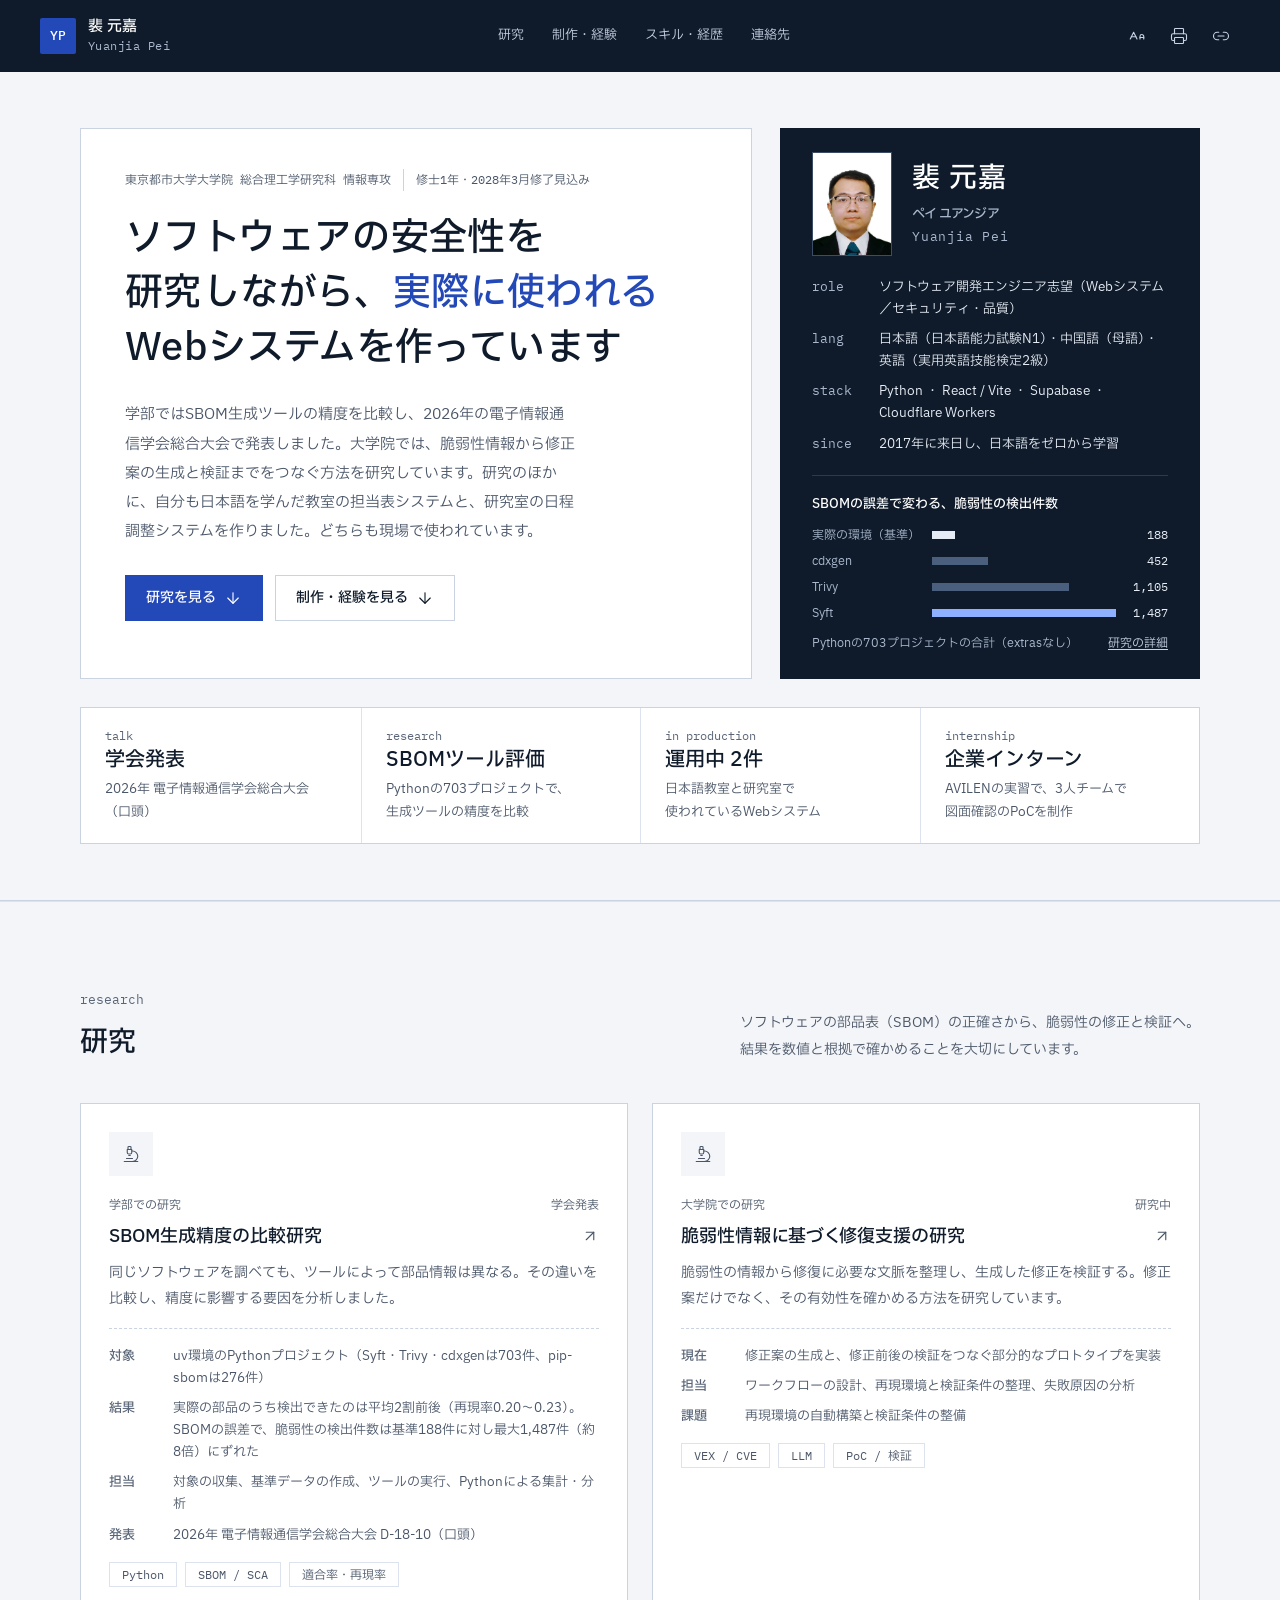
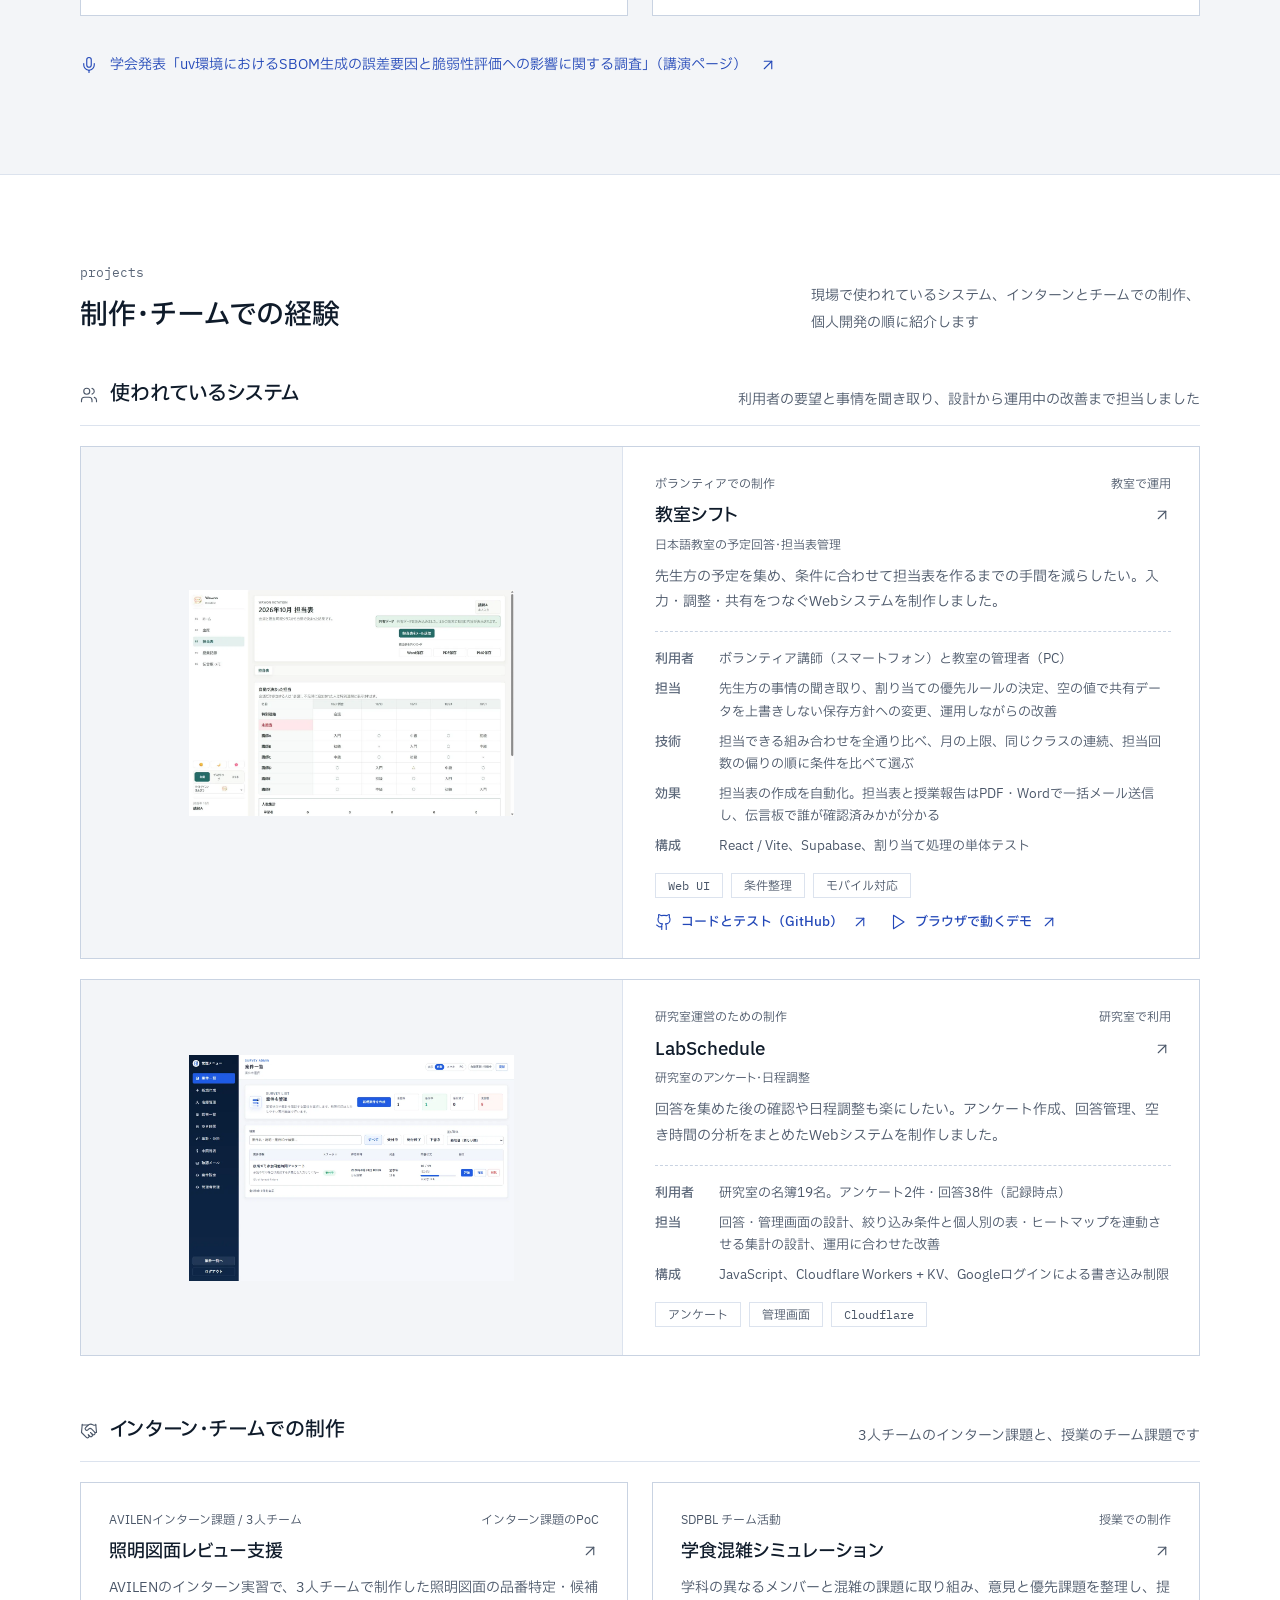
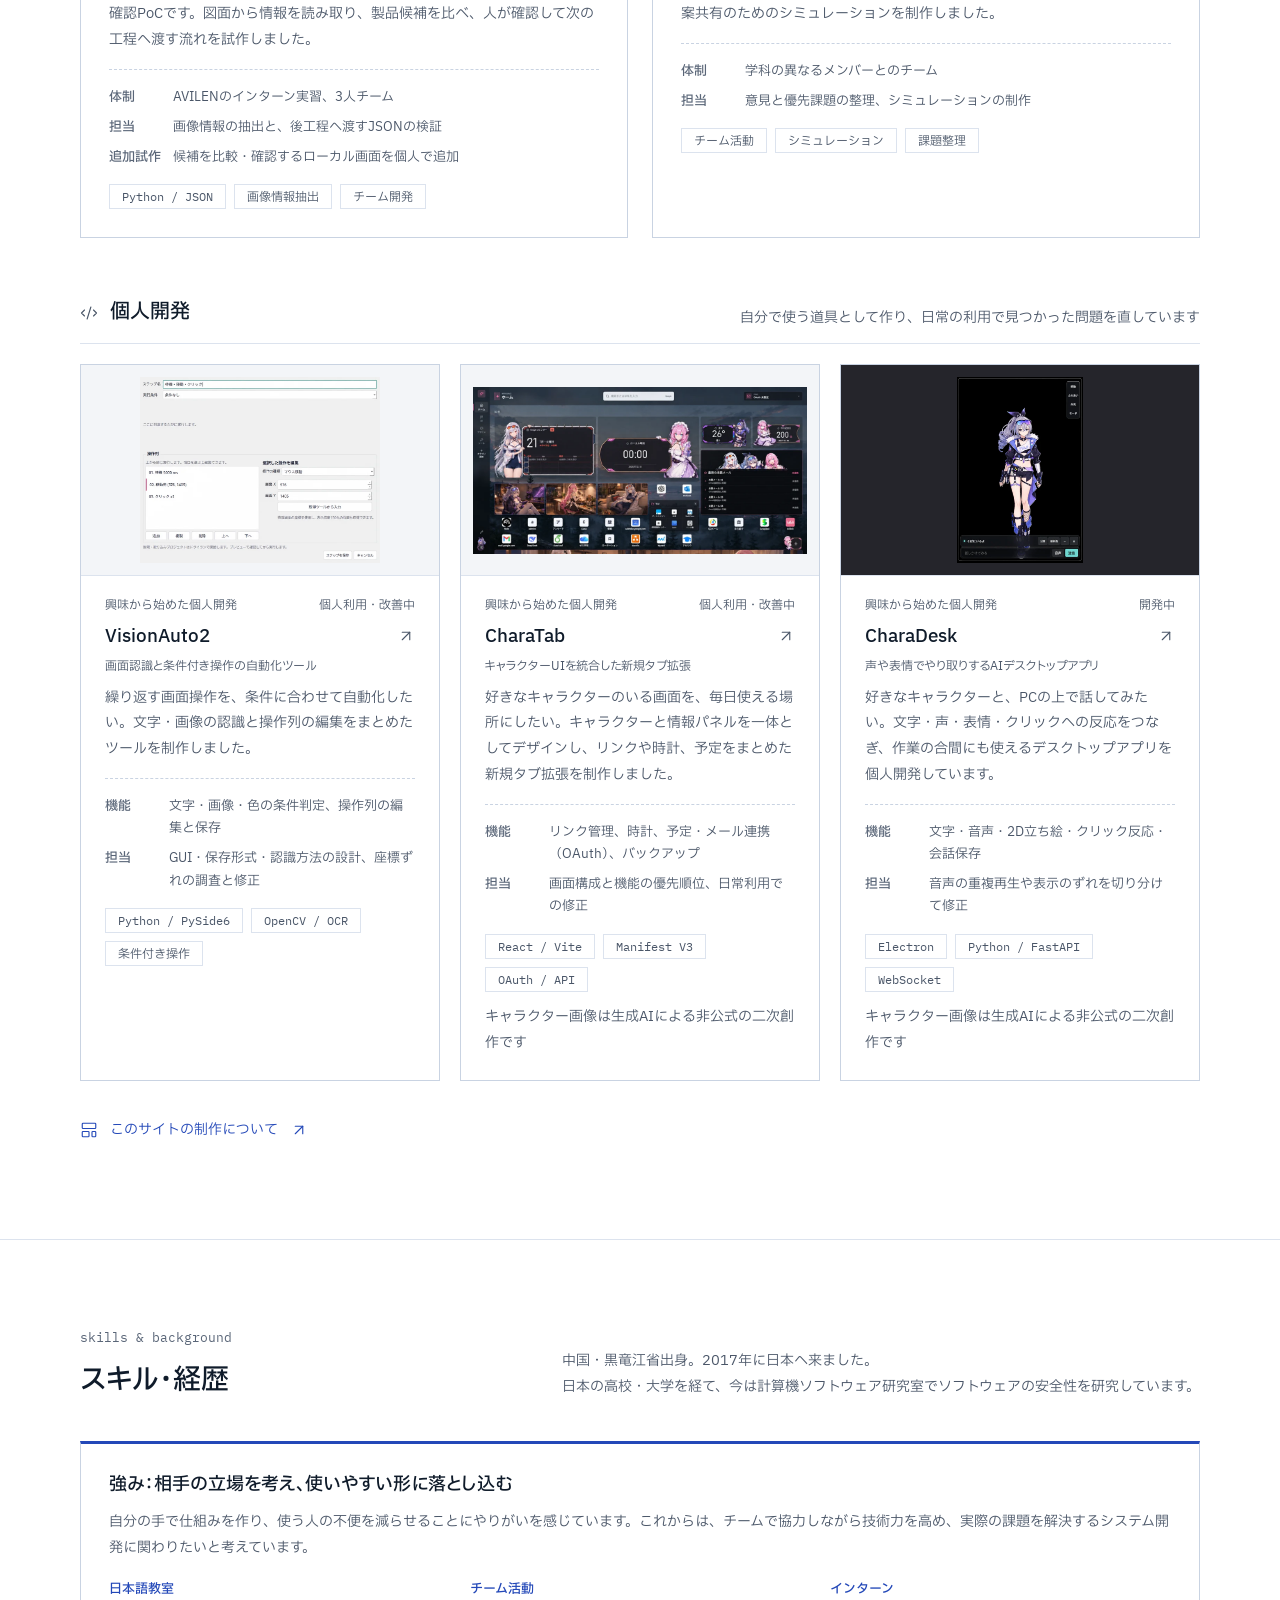
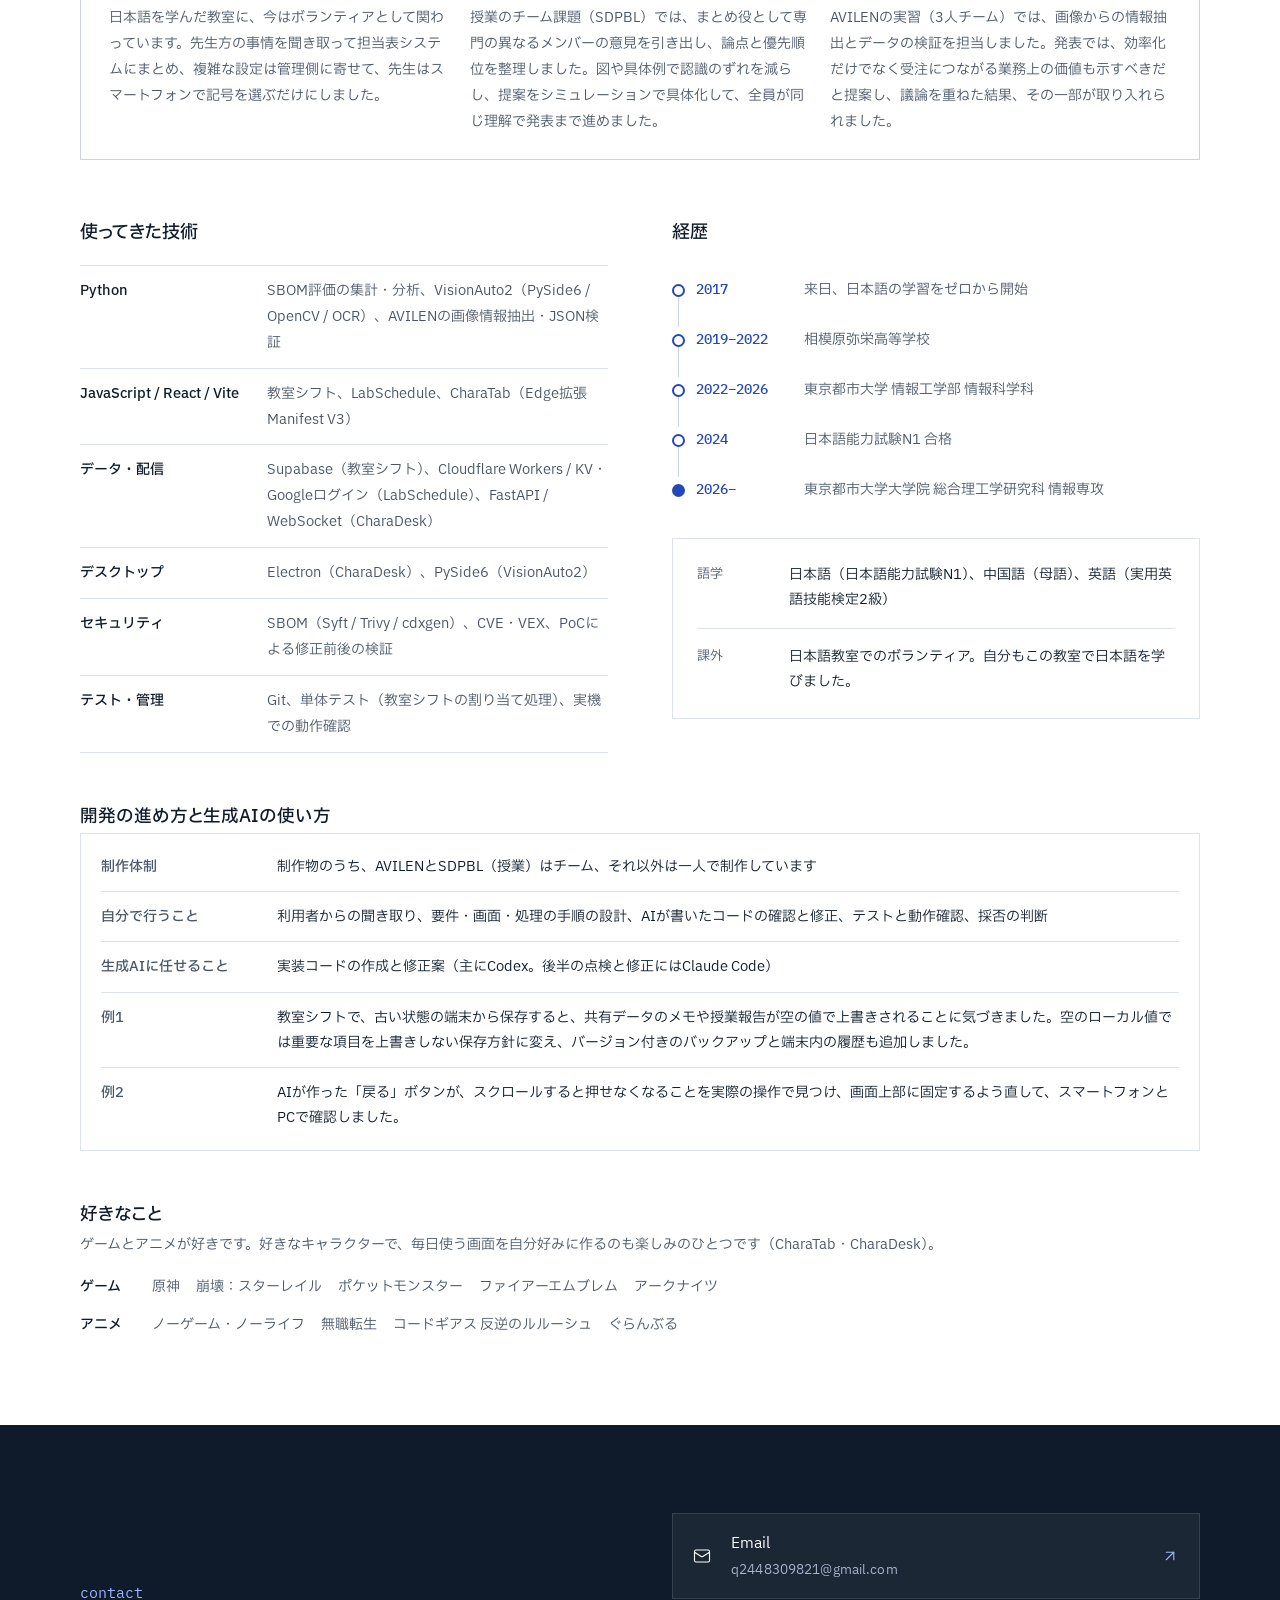
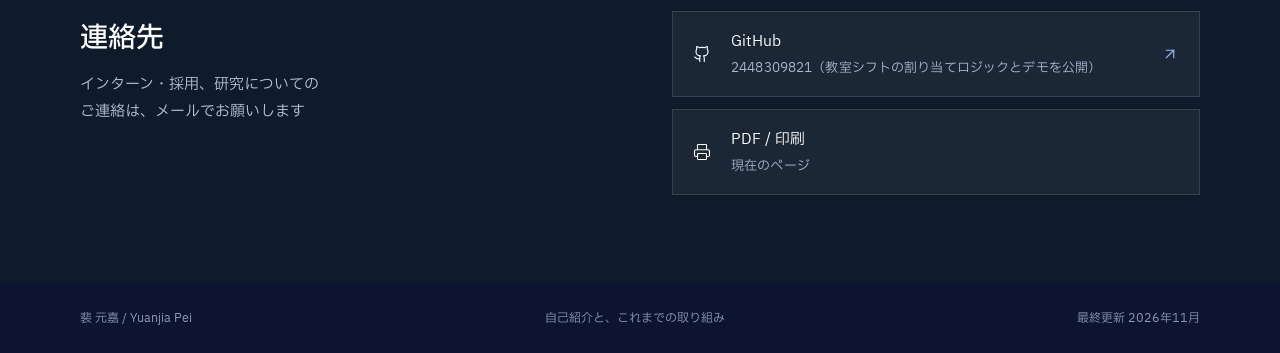
<file: index.html>
<!DOCTYPE html><html lang="ja"><head><meta charset="utf-8"><meta name="viewport" content="width=device-width,initial-scale=1"><meta name="description" content="裴 元嘉（東京都市大学大学院 情報専攻）の自己紹介。SBOMと脆弱性修復支援の研究、教室・研究室で使われているWebシステム、インターンと個人開発の制作物。"><meta name="theme-color" content="#496681"><title>裴 元嘉｜研究とものづくり</title>
<meta property="og:type" content="profile"><meta property="og:title" content="裴 元嘉｜研究とものづくり"><meta property="og:description" content="裴 元嘉（東京都市大学大学院 情報専攻）の自己紹介。SBOMと脆弱性修復支援の研究、教室・研究室で使われているWebシステム、インターンと個人開発の制作物。"><meta property="og:url" content="https://2448309821.github.io/intro-page/"><meta property="og:image" content="https://2448309821.github.io/intro-page/assets/profile-photo.jpeg"><meta property="og:locale" content="ja_JP"><meta name="twitter:card" content="summary">
<script>try{var f=localStorage.getItem("font-size");if(f==="l"||f==="xl")document.documentElement.dataset.font=f}catch(e){}</script><link rel="icon" href="data:image/svg+xml,%3Csvg xmlns='http://www.w3.org/2000/svg' viewBox='0 0 64 64'%3E%3Crect width='64' height='64' rx='8' fill='%23496681'/%3E%3Ctext x='32' y='41' text-anchor='middle' font-family='Arial' font-size='24' font-weight='700' fill='white'%3EYP%3C/text%3E%3C/svg%3E"><link rel="preconnect" href="https://fonts.googleapis.com"><link rel="preconnect" href="https://fonts.gstatic.com" crossorigin=""><link rel="stylesheet" href="https://fonts.googleapis.com/css2?family=IBM+Plex+Sans+JP:wght@400;500&amp;family=IBM+Plex+Mono:wght@400;500&amp;display=swap"><link rel="stylesheet" href="style.01e42b67ec86.css"></head>
<body class="page-home"><a class="skip" href="#main">本文へ</a>
<header class="site-header"><a class="wordmark" href="index.html"><span class="mark" aria-hidden="true">YP</span><span>裴 元嘉<small>Yuanjia Pei</small></span></a><nav aria-label="メインナビゲーション"><a href="index.html#research">研究</a><a href="index.html#development">制作・経験</a><a href="index.html#profile">スキル・経歴</a><a href="index.html#contact">連絡先</a></nav><div class="header-tools"><button class="icon-button" data-font-size="" title="文字サイズ：標準" aria-label="文字サイズを変更（現在：標準）"><svg xmlns="http://www.w3.org/2000/svg" width="24" height="24" viewBox="0 0 24 24" fill="none" stroke="currentColor" stroke-width="2" stroke-linecap="round" stroke-linejoin="round" class="lucide lucide-a-large-small" aria-hidden="true" focusable="false"><path d="M21 14h-5"></path><path d="M16 16v-3.5a2.5 2.5 0 0 1 5 0V16"></path><path d="M4.5 13h6"></path><path d="m3 16 4.5-9 4.5 9"></path></svg></button><button class="icon-button" data-print="" title="PDF / 印刷" aria-label="PDF / 印刷"><svg xmlns="http://www.w3.org/2000/svg" width="24" height="24" viewBox="0 0 24 24" fill="none" stroke="currentColor" stroke-width="2" stroke-linecap="round" stroke-linejoin="round" class="lucide lucide-printer" aria-hidden="true" focusable="false"><path d="M6 18H4a2 2 0 0 1-2-2v-5a2 2 0 0 1 2-2h16a2 2 0 0 1 2 2v5a2 2 0 0 1-2 2h-2"></path><path d="M6 9V3a1 1 0 0 1 1-1h10a1 1 0 0 1 1 1v6"></path><rect x="6" y="14" width="12" height="8" rx="1"></rect></svg></button><button class="icon-button" data-share="" title="このページのリンクをコピー" aria-label="このページのリンクをコピー"><svg xmlns="http://www.w3.org/2000/svg" width="24" height="24" viewBox="0 0 24 24" fill="none" stroke="currentColor" stroke-width="2" stroke-linecap="round" stroke-linejoin="round" class="lucide lucide-link-2" aria-hidden="true" focusable="false"><path d="M9 17H7A5 5 0 0 1 7 7h2"></path><path d="M15 7h2a5 5 0 1 1 0 10h-2"></path><line x1="8" x2="16" y1="12" y2="12"></line></svg></button><button class="icon-button mobile-menu" data-menu="" title="メニュー" aria-label="メニュー" aria-expanded="false"><span data-icon-closed=""><svg xmlns="http://www.w3.org/2000/svg" width="24" height="24" viewBox="0 0 24 24" fill="none" stroke="currentColor" stroke-width="2" stroke-linecap="round" stroke-linejoin="round" class="lucide lucide-menu" aria-hidden="true" focusable="false"><line x1="4" x2="20" y1="12" y2="12"></line><line x1="4" x2="20" y1="6" y2="6"></line><line x1="4" x2="20" y1="18" y2="18"></line></svg></span><span data-icon-open="" hidden=""><svg xmlns="http://www.w3.org/2000/svg" width="24" height="24" viewBox="0 0 24 24" fill="none" stroke="currentColor" stroke-width="2" stroke-linecap="round" stroke-linejoin="round" class="lucide lucide-x" aria-hidden="true" focusable="false"><path d="M18 6 6 18"></path><path d="m6 6 12 12"></path></svg></span></button></div></header>
<aside class="quick-rail" aria-label="ページ内ナビゲーション" data-quick-nav=""><span class="quick-rail-label">目次</span><a href="#research" data-quick-link="research"><span>01</span>研究</a><a href="#development" data-quick-link="development"><span>02</span>制作・経験</a><a href="#profile" data-quick-link="profile"><span>03</span>スキル・経歴</a><a href="#contact" data-quick-link="contact"><span>04</span>連絡先</a><button class="quick-top" data-top="" title="ページ上部へ戻る" aria-label="ページ上部へ戻る"><svg xmlns="http://www.w3.org/2000/svg" width="24" height="24" viewBox="0 0 24 24" fill="none" stroke="currentColor" stroke-width="2" stroke-linecap="round" stroke-linejoin="round" class="lucide lucide-arrow-up" aria-hidden="true" focusable="false"><path d="m5 12 7-7 7 7"></path><path d="M12 19V5"></path></svg></button></aside>
<main id="main"><section class="intro"><div class="container intro-content"><div class="intro-copy"><p class="intro-affiliation">東京都市大学大学院 総合理工学研究科 情報専攻<span>修士1年・2028年3月修了見込み</span></p><p class="intro-lead">ソフトウェアの安全性を研究しながら、<em>実際に使われる</em>Webシステムを作っています</p><p class="intro-description">学部ではSBOM生成ツールの精度を比較し、2026年の電子情報通信学会総合大会で発表しました。大学院では、脆弱性情報から修正案の生成と検証までをつなぐ方法を研究しています。研究のほかに、自分も日本語を学んだ教室の担当表システムと、研究室の日程調整システムを作りました。どちらも現場で使われています。</p><div class="intro-paths"><a class="primary" href="#research">研究を見る<svg xmlns="http://www.w3.org/2000/svg" width="24" height="24" viewBox="0 0 24 24" fill="none" stroke="currentColor" stroke-width="2" stroke-linecap="round" stroke-linejoin="round" class="lucide lucide-arrow-down" aria-hidden="true" focusable="false"><path d="M12 5v14"></path><path d="m19 12-7 7-7-7"></path></svg></a><a href="#development">制作・経験を見る<svg xmlns="http://www.w3.org/2000/svg" width="24" height="24" viewBox="0 0 24 24" fill="none" stroke="currentColor" stroke-width="2" stroke-linecap="round" stroke-linejoin="round" class="lucide lucide-arrow-down" aria-hidden="true" focusable="false"><path d="M12 5v14"></path><path d="m19 12-7 7-7-7"></path></svg></a></div></div><aside class="intro-profile" aria-label="プロフィール"><div class="intro-identity"><img class="profile-photo" src="assets/profile-photo.jpeg" alt="裴 元嘉のプロフィール写真" width="450" height="600"><h1>裴 元嘉<small class="name-reading">ペイ ユアンジア</small><span>Yuanjia Pei</span></h1></div><dl class="profile-spec"><div><dt>role</dt><dd>ソフトウェア開発エンジニア志望（Webシステム／セキュリティ・品質）</dd></div><div><dt>lang</dt><dd>日本語（日本語能力試験N1）・中国語（母語）・英語（実用英語技能検定2級）</dd></div><div><dt>stack</dt><dd>Python ・ React / Vite ・ Supabase ・ Cloudflare Workers</dd></div><div><dt>since</dt><dd>2017年に来日し、日本語をゼロから学習</dd></div></dl><figure class="vuln-chart"><figcaption>SBOMの誤差で変わる、脆弱性の検出件数</figcaption><dl><div class="base"><dt>実際の環境（基準）</dt><dd><span class="vuln-track"><span class="vuln-bar" style="width:12.6%"></span></span><span class="vuln-value">188</span></dd></div><div><dt>cdxgen</dt><dd><span class="vuln-track"><span class="vuln-bar" style="width:30.4%"></span></span><span class="vuln-value">452</span></dd></div><div><dt>Trivy</dt><dd><span class="vuln-track"><span class="vuln-bar" style="width:74.3%"></span></span><span class="vuln-value">1,105</span></dd></div><div class="peak"><dt>Syft</dt><dd><span class="vuln-track"><span class="vuln-bar" style="width:100.0%"></span></span><span class="vuln-value">1,487</span></dd></div></dl><p class="vuln-note">Pythonの703プロジェクトの合計（extrasなし）<a href="projects/sbom.html">研究の詳細</a></p></figure></aside></div><div class="container"><dl class="intro-stats" aria-label="主な実績"><div><dt><span class="stat-key">talk</span>学会発表</dt><dd>2026年 電子情報通信学会総合大会（口頭）</dd></div><div><dt><span class="stat-key">research</span>SBOMツール評価</dt><dd>Pythonの703プロジェクトで、生成ツールの精度を比較</dd></div><div><dt><span class="stat-key">in production</span>運用中 2件</dt><dd>日本語教室と研究室で使われているWebシステム</dd></div><div><dt><span class="stat-key">internship</span>企業インターン</dt><dd>AVILENの実習で、3人チームで図面確認のPoCを制作</dd></div></dl></div></section>
<section id="research" class="section-band research-band"><div class="container"><div class="section-heading"><div><p class="section-kicker">research</p><h2>研究</h2></div><p>ソフトウェアの部品表（SBOM）の正確さから、脆弱性の修正と検証へ。<br>結果を数値と根拠で確かめることを大切にしています。</p></div><div class="work-grid"><article class="project-item text-project"><span class="project-symbol" aria-hidden="true"><svg xmlns="http://www.w3.org/2000/svg" width="24" height="24" viewBox="0 0 24 24" fill="none" stroke="currentColor" stroke-width="2" stroke-linecap="round" stroke-linejoin="round" class="lucide lucide-microscope" aria-hidden="true" focusable="false"><path d="M6 18h8"></path><path d="M3 22h18"></path><path d="M14 22a7 7 0 1 0 0-14h-1"></path><path d="M9 14h2"></path><path d="M9 12a2 2 0 0 1-2-2V6h6v4a2 2 0 0 1-2 2Z"></path><path d="M12 6V3a1 1 0 0 0-1-1H9a1 1 0 0 0-1 1v3"></path></svg></span><div class="item-meta"><span>学部での研究</span><span class="status">学会発表</span></div><h3><a href="projects/sbom.html"><span>SBOM生成精度の比較研究</span><svg xmlns="http://www.w3.org/2000/svg" width="24" height="24" viewBox="0 0 24 24" fill="none" stroke="currentColor" stroke-width="2" stroke-linecap="round" stroke-linejoin="round" class="lucide lucide-arrow-up-right" aria-hidden="true" focusable="false"><path d="M7 7h10v10"></path><path d="M7 17 17 7"></path></svg></a></h3><p>同じソフトウェアを調べても、ツールによって部品情報は異なる。その違いを比較し、精度に影響する要因を分析しました。</p><dl class="card-facts"><div><dt>対象</dt><dd>uv環境のPythonプロジェクト（Syft・Trivy・cdxgenは703件、pip-sbomは276件）</dd></div><div><dt>結果</dt><dd>実際の部品のうち検出できたのは平均2割前後（再現率0.20〜0.23）。SBOMの誤差で、脆弱性の検出件数は基準188件に対し最大1,487件（約8倍）にずれた</dd></div><div><dt>担当</dt><dd>対象の収集、基準データの作成、ツールの実行、Pythonによる集計・分析</dd></div><div><dt>発表</dt><dd>2026年 電子情報通信学会総合大会 D-18-10（口頭）</dd></div></dl><div class="tag-list"><span>Python</span><span>SBOM / SCA</span><span>適合率・再現率</span></div></article><article class="project-item text-project"><span class="project-symbol" aria-hidden="true"><svg xmlns="http://www.w3.org/2000/svg" width="24" height="24" viewBox="0 0 24 24" fill="none" stroke="currentColor" stroke-width="2" stroke-linecap="round" stroke-linejoin="round" class="lucide lucide-microscope" aria-hidden="true" focusable="false"><path d="M6 18h8"></path><path d="M3 22h18"></path><path d="M14 22a7 7 0 1 0 0-14h-1"></path><path d="M9 14h2"></path><path d="M9 12a2 2 0 0 1-2-2V6h6v4a2 2 0 0 1-2 2Z"></path><path d="M12 6V3a1 1 0 0 0-1-1H9a1 1 0 0 0-1 1v3"></path></svg></span><div class="item-meta"><span>大学院での研究</span><span class="status">研究中</span></div><h3><a href="projects/vex.html"><span>脆弱性情報に基づく修復支援の研究</span><svg xmlns="http://www.w3.org/2000/svg" width="24" height="24" viewBox="0 0 24 24" fill="none" stroke="currentColor" stroke-width="2" stroke-linecap="round" stroke-linejoin="round" class="lucide lucide-arrow-up-right" aria-hidden="true" focusable="false"><path d="M7 7h10v10"></path><path d="M7 17 17 7"></path></svg></a></h3><p>脆弱性の情報から修復に必要な文脈を整理し、生成した修正を検証する。修正案だけでなく、その有効性を確かめる方法を研究しています。</p><dl class="card-facts"><div><dt>現在</dt><dd>修正案の生成と、修正前後の検証をつなぐ部分的なプロトタイプを実装</dd></div><div><dt>担当</dt><dd>ワークフローの設計、再現環境と検証条件の整理、失敗原因の分析</dd></div><div><dt>課題</dt><dd>再現環境の自動構築と検証条件の整備</dd></div></dl><div class="tag-list"><span>VEX / CVE</span><span>LLM</span><span>PoC / 検証</span></div></article></div><a class="portfolio-link" href="https://pub.confit.atlas.jp/ja/event/general2026/presentation/D-18-10" target="_blank" rel="noopener noreferrer"><svg xmlns="http://www.w3.org/2000/svg" width="24" height="24" viewBox="0 0 24 24" fill="none" stroke="currentColor" stroke-width="2" stroke-linecap="round" stroke-linejoin="round" class="lucide lucide-mic" aria-hidden="true" focusable="false"><path d="M12 2a3 3 0 0 0-3 3v7a3 3 0 0 0 6 0V5a3 3 0 0 0-3-3Z"></path><path d="M19 10v2a7 7 0 0 1-14 0v-2"></path><line x1="12" x2="12" y1="19" y2="22"></line></svg>学会発表「uv環境におけるSBOM生成の誤差要因と脆弱性評価への影響に関する調査」（講演ページ）<svg xmlns="http://www.w3.org/2000/svg" width="24" height="24" viewBox="0 0 24 24" fill="none" stroke="currentColor" stroke-width="2" stroke-linecap="round" stroke-linejoin="round" class="lucide lucide-arrow-up-right" aria-hidden="true" focusable="false"><path d="M7 7h10v10"></path><path d="M7 17 17 7"></path></svg></a></div></section>
<section id="development" class="section-band"><div class="container"><div class="section-heading"><div><p class="section-kicker">projects</p><h2>制作・チームでの経験</h2></div><p>現場で使われているシステム、インターンとチームでの制作、<br>個人開発の順に紹介します</p></div><div class="project-group-heading"><h3><svg xmlns="http://www.w3.org/2000/svg" width="24" height="24" viewBox="0 0 24 24" fill="none" stroke="currentColor" stroke-width="2" stroke-linecap="round" stroke-linejoin="round" class="lucide lucide-users" aria-hidden="true" focusable="false"><path d="M16 21v-2a4 4 0 0 0-4-4H6a4 4 0 0 0-4 4v2"></path><circle cx="9" cy="7" r="4"></circle><path d="M22 21v-2a4 4 0 0 0-3-3.87"></path><path d="M16 3.13a4 4 0 0 1 0 7.75"></path></svg>使われているシステム</h3><p>利用者の要望と事情を聞き取り、設計から運用中の改善まで担当しました</p></div><div class="practice-grid"><article class="project-item with-image"><a class="project-visual-link" href="projects/wawon.html" tabindex="-1" aria-hidden="true"><figure class="thumbnail"><div class="screenshot-frame schedule"><img class="project-screenshot" src="assets/screenshots/thumbs/wawon.webp" alt="教室シフトの実際の担当表画面。架空の講師AからFの担当を月ごとに確認。" width="1425" height="990" loading="lazy"></div></figure></a><div class="item-meta"><span>ボランティアでの制作</span><span class="status">教室で運用</span></div><h3><a href="projects/wawon.html"><span>教室シフト<small class="project-name-subtitle">日本語教室の予定回答・担当表管理</small></span><svg xmlns="http://www.w3.org/2000/svg" width="24" height="24" viewBox="0 0 24 24" fill="none" stroke="currentColor" stroke-width="2" stroke-linecap="round" stroke-linejoin="round" class="lucide lucide-arrow-up-right" aria-hidden="true" focusable="false"><path d="M7 7h10v10"></path><path d="M7 17 17 7"></path></svg></a></h3><p>先生方の予定を集め、条件に合わせて担当表を作るまでの手間を減らしたい。入力・調整・共有をつなぐWebシステムを制作しました。</p><dl class="card-facts"><div><dt>利用者</dt><dd>ボランティア講師（スマートフォン）と教室の管理者（PC）</dd></div><div><dt>担当</dt><dd>先生方の事情の聞き取り、割り当ての優先ルールの決定、空の値で共有データを上書きしない保存方針への変更、運用しながらの改善</dd></div><div><dt>技術</dt><dd>担当できる組み合わせを全通り比べ、月の上限、同じクラスの連続、担当回数の偏りの順に条件を比べて選ぶ</dd></div><div><dt>効果</dt><dd>担当表の作成を自動化。担当表と授業報告はPDF・Wordで一括メール送信し、伝言板で誰が確認済みかが分かる</dd></div><div><dt>構成</dt><dd>React / Vite、Supabase、割り当て処理の単体テスト</dd></div></dl><div class="tag-list"><span>Web UI</span><span>条件整理</span><span>モバイル対応</span></div><div class="card-code-links"><a class="card-code-link" href="https://github.com/2448309821/classroom-rotation-scheduler" target="_blank" rel="noopener noreferrer"><svg xmlns="http://www.w3.org/2000/svg" width="24" height="24" viewBox="0 0 24 24" fill="none" stroke="currentColor" stroke-width="2" stroke-linecap="round" stroke-linejoin="round" class="lucide lucide-github" aria-hidden="true" focusable="false"><path d="M15 22v-4a4.8 4.8 0 0 0-1-3.5c3 0 6-2 6-5.5.08-1.25-.27-2.48-1-3.5.28-1.15.28-2.35 0-3.5 0 0-1 0-3 1.5-2.64-.5-5.36-.5-8 0C6 2 5 2 5 2c-.3 1.15-.3 2.35 0 3.5A5.403 5.403 0 0 0 4 9c0 3.5 3 5.5 6 5.5-.39.49-.68 1.05-.85 1.65-.17.6-.22 1.23-.15 1.85v4"></path><path d="M9 18c-4.51 2-5-2-7-2"></path></svg>コードとテスト（GitHub）<svg xmlns="http://www.w3.org/2000/svg" width="24" height="24" viewBox="0 0 24 24" fill="none" stroke="currentColor" stroke-width="2" stroke-linecap="round" stroke-linejoin="round" class="lucide lucide-arrow-up-right" aria-hidden="true" focusable="false"><path d="M7 7h10v10"></path><path d="M7 17 17 7"></path></svg></a><a class="card-code-link" href="https://2448309821.github.io/classroom-rotation-scheduler/" target="_blank" rel="noopener noreferrer"><svg xmlns="http://www.w3.org/2000/svg" width="24" height="24" viewBox="0 0 24 24" fill="none" stroke="currentColor" stroke-width="2" stroke-linecap="round" stroke-linejoin="round" class="lucide lucide-play" aria-hidden="true" focusable="false"><polygon points="6 3 20 12 6 21 6 3"></polygon></svg>ブラウザで動くデモ<svg xmlns="http://www.w3.org/2000/svg" width="24" height="24" viewBox="0 0 24 24" fill="none" stroke="currentColor" stroke-width="2" stroke-linecap="round" stroke-linejoin="round" class="lucide lucide-arrow-up-right" aria-hidden="true" focusable="false"><path d="M7 7h10v10"></path><path d="M7 17 17 7"></path></svg></a></div></article><article class="project-item with-image"><a class="project-visual-link" href="projects/lab-survey.html" tabindex="-1" aria-hidden="true"><figure class="thumbnail"><div class="screenshot-frame survey"><img class="project-screenshot" src="assets/screenshots/thumbs/lab-survey-list.webp" alt="研究室日程調整システムの実際の案件一覧画面。架空のアンケートの回答状況を一覧で確認。" width="1440" height="1000" loading="lazy"></div></figure></a><div class="item-meta"><span>研究室運営のための制作</span><span class="status">研究室で利用</span></div><h3><a href="projects/lab-survey.html"><span>LabSchedule<small class="project-name-subtitle">研究室のアンケート・日程調整</small></span><svg xmlns="http://www.w3.org/2000/svg" width="24" height="24" viewBox="0 0 24 24" fill="none" stroke="currentColor" stroke-width="2" stroke-linecap="round" stroke-linejoin="round" class="lucide lucide-arrow-up-right" aria-hidden="true" focusable="false"><path d="M7 7h10v10"></path><path d="M7 17 17 7"></path></svg></a></h3><p>回答を集めた後の確認や日程調整も楽にしたい。アンケート作成、回答管理、空き時間の分析をまとめたWebシステムを制作しました。</p><dl class="card-facts"><div><dt>利用者</dt><dd>研究室の名簿19名。アンケート2件・回答38件（記録時点）</dd></div><div><dt>担当</dt><dd>回答・管理画面の設計、絞り込み条件と個人別の表・ヒートマップを連動させる集計の設計、運用に合わせた改善</dd></div><div><dt>構成</dt><dd>JavaScript、Cloudflare Workers + KV、Googleログインによる書き込み制限</dd></div></dl><div class="tag-list"><span>アンケート</span><span>管理画面</span><span>Cloudflare</span></div></article></div><div class="project-group-heading"><h3><svg xmlns="http://www.w3.org/2000/svg" width="24" height="24" viewBox="0 0 24 24" fill="none" stroke="currentColor" stroke-width="2" stroke-linecap="round" stroke-linejoin="round" class="lucide lucide-handshake" aria-hidden="true" focusable="false"><path d="m11 17 2 2a1 1 0 1 0 3-3"></path><path d="m14 14 2.5 2.5a1 1 0 1 0 3-3l-3.88-3.88a3 3 0 0 0-4.24 0l-.88.88a1 1 0 1 1-3-3l2.81-2.81a5.79 5.79 0 0 1 7.06-.87l.47.28a2 2 0 0 0 1.42.25L21 4"></path><path d="m21 3 1 11h-2"></path><path d="M3 3 2 14l6.5 6.5a1 1 0 1 0 3-3"></path><path d="M3 4h8"></path></svg>インターン・チームでの制作</h3><p>3人チームのインターン課題と、授業のチーム課題です</p></div><div class="work-grid team-grid"><article class="project-item text-project"><div class="item-meta"><span>AVILENインターン課題 / 3人チーム</span><span class="status">インターン課題のPoC</span></div><h3><a href="projects/avilen.html"><span>照明図面レビュー支援</span><svg xmlns="http://www.w3.org/2000/svg" width="24" height="24" viewBox="0 0 24 24" fill="none" stroke="currentColor" stroke-width="2" stroke-linecap="round" stroke-linejoin="round" class="lucide lucide-arrow-up-right" aria-hidden="true" focusable="false"><path d="M7 7h10v10"></path><path d="M7 17 17 7"></path></svg></a></h3><p>AVILENのインターン実習で、3人チームで制作した照明図面の品番特定・候補確認PoCです。図面から情報を読み取り、製品候補を比べ、人が確認して次の工程へ渡す流れを試作しました。</p><dl class="card-facts"><div><dt>体制</dt><dd>AVILENのインターン実習、3人チーム</dd></div><div><dt>担当</dt><dd>画像情報の抽出と、後工程へ渡すJSONの検証</dd></div><div><dt>追加試作</dt><dd>候補を比較・確認するローカル画面を個人で追加</dd></div></dl><div class="tag-list"><span>Python / JSON</span><span>画像情報抽出</span><span>チーム開発</span></div></article><article class="project-item text-project"><span class="project-symbol" aria-hidden="true"><svg xmlns="http://www.w3.org/2000/svg" width="24" height="24" viewBox="0 0 24 24" fill="none" stroke="currentColor" stroke-width="2" stroke-linecap="round" stroke-linejoin="round" class="lucide lucide-code-2" aria-hidden="true" focusable="false"><path d="m18 16 4-4-4-4"></path><path d="m6 8-4 4 4 4"></path><path d="m14.5 4-5 16"></path></svg></span><div class="item-meta"><span>SDPBL チーム活動</span><span class="status">授業での制作</span></div><h3><a href="projects/sdpbl.html"><span>学食混雑シミュレーション</span><svg xmlns="http://www.w3.org/2000/svg" width="24" height="24" viewBox="0 0 24 24" fill="none" stroke="currentColor" stroke-width="2" stroke-linecap="round" stroke-linejoin="round" class="lucide lucide-arrow-up-right" aria-hidden="true" focusable="false"><path d="M7 7h10v10"></path><path d="M7 17 17 7"></path></svg></a></h3><p>学科の異なるメンバーと混雑の課題に取り組み、意見と優先課題を整理し、提案共有のためのシミュレーションを制作しました。</p><dl class="card-facts"><div><dt>体制</dt><dd>学科の異なるメンバーとのチーム</dd></div><div><dt>担当</dt><dd>意見と優先課題の整理、シミュレーションの制作</dd></div></dl><div class="tag-list"><span>チーム活動</span><span>シミュレーション</span><span>課題整理</span></div></article></div><div class="project-group-heading"><h3><svg xmlns="http://www.w3.org/2000/svg" width="24" height="24" viewBox="0 0 24 24" fill="none" stroke="currentColor" stroke-width="2" stroke-linecap="round" stroke-linejoin="round" class="lucide lucide-code-2" aria-hidden="true" focusable="false"><path d="m18 16 4-4-4-4"></path><path d="m6 8-4 4 4 4"></path><path d="m14.5 4-5 16"></path></svg>個人開発</h3><p>自分で使う道具として作り、日常の利用で見つかった問題を直しています</p></div><div class="work-grid personal-grid"><article class="project-item with-image"><a class="project-visual-link" href="projects/visionauto.html" tabindex="-1" aria-hidden="true"><figure class="thumbnail"><div class="screenshot-frame ocr"><img class="project-screenshot" src="assets/screenshots/thumbs/visionauto-ja.webp" alt="VisionAuto2の操作列エディターの日本語表記版。待機、マウス移動、クリックを順番に編集する画面。" width="1426" height="1103" loading="lazy"></div></figure></a><div class="item-meta"><span>興味から始めた個人開発</span><span class="status">個人利用・改善中</span></div><h3><a href="projects/visionauto.html"><span>VisionAuto2<small class="project-name-subtitle">画面認識と条件付き操作の自動化ツール</small></span><svg xmlns="http://www.w3.org/2000/svg" width="24" height="24" viewBox="0 0 24 24" fill="none" stroke="currentColor" stroke-width="2" stroke-linecap="round" stroke-linejoin="round" class="lucide lucide-arrow-up-right" aria-hidden="true" focusable="false"><path d="M7 7h10v10"></path><path d="M7 17 17 7"></path></svg></a></h3><p>繰り返す画面操作を、条件に合わせて自動化したい。文字・画像の認識と操作列の編集をまとめたツールを制作しました。</p><dl class="card-facts"><div><dt>機能</dt><dd>文字・画像・色の条件判定、操作列の編集と保存</dd></div><div><dt>担当</dt><dd>GUI・保存形式・認識方法の設計、座標ずれの調査と修正</dd></div></dl><div class="tag-list"><span>Python / PySide6</span><span>OpenCV / OCR</span><span>条件付き操作</span></div></article><article class="project-item with-image"><a class="project-visual-link" href="projects/custom-tab.html" tabindex="-1" aria-hidden="true"><figure class="thumbnail"><div class="screenshot-frame tab"><img class="project-screenshot" src="assets/screenshots/thumbs/custom-tab-ja.webp" alt="CharaTabの日本語表記版。リンク、カレンダー、時計、未接続のメール欄を配置。" width="1774" height="887" loading="lazy"></div></figure></a><div class="item-meta"><span>興味から始めた個人開発</span><span class="status">個人利用・改善中</span></div><h3><a href="projects/custom-tab.html"><span>CharaTab<small class="project-name-subtitle">キャラクターUIを統合した新規タブ拡張</small></span><svg xmlns="http://www.w3.org/2000/svg" width="24" height="24" viewBox="0 0 24 24" fill="none" stroke="currentColor" stroke-width="2" stroke-linecap="round" stroke-linejoin="round" class="lucide lucide-arrow-up-right" aria-hidden="true" focusable="false"><path d="M7 7h10v10"></path><path d="M7 17 17 7"></path></svg></a></h3><p>好きなキャラクターのいる画面を、毎日使える場所にしたい。キャラクターと情報パネルを一体としてデザインし、リンクや時計、予定をまとめた新規タブ拡張を制作しました。</p><dl class="card-facts"><div><dt>機能</dt><dd>リンク管理、時計、予定・メール連携（OAuth）、バックアップ</dd></div><div><dt>担当</dt><dd>画面構成と機能の優先順位、日常利用での修正</dd></div></dl><div class="tag-list"><span>React / Vite</span><span>Manifest V3</span><span>OAuth / API</span></div><p class="card-rights">キャラクター画像は生成AIによる非公式の二次創作です</p></article><article class="project-item with-image"><a class="project-visual-link" href="projects/desktop-companion.html" tabindex="-1" aria-hidden="true"><figure class="thumbnail"><div class="screenshot-frame companion"><img class="project-screenshot" src="assets/screenshots/thumbs/desktop-companion-ja.webp" alt="CharaDeskの待機画面の日本語表記版。2Dキャラクター、操作メニュー、会話入力欄。" width="1034" height="1521" loading="lazy"></div></figure></a><div class="item-meta"><span>興味から始めた個人開発</span><span class="status">開発中</span></div><h3><a href="projects/desktop-companion.html"><span>CharaDesk<small class="project-name-subtitle">声や表情でやり取りするAIデスクトップアプリ</small></span><svg xmlns="http://www.w3.org/2000/svg" width="24" height="24" viewBox="0 0 24 24" fill="none" stroke="currentColor" stroke-width="2" stroke-linecap="round" stroke-linejoin="round" class="lucide lucide-arrow-up-right" aria-hidden="true" focusable="false"><path d="M7 7h10v10"></path><path d="M7 17 17 7"></path></svg></a></h3><p>好きなキャラクターと、PCの上で話してみたい。文字・声・表情・クリックへの反応をつなぎ、作業の合間にも使えるデスクトップアプリを個人開発しています。</p><dl class="card-facts"><div><dt>機能</dt><dd>文字・音声・2D立ち絵・クリック反応・会話保存</dd></div><div><dt>担当</dt><dd>音声の重複再生や表示のずれを切り分けて修正</dd></div></dl><div class="tag-list"><span>Electron</span><span>Python / FastAPI</span><span>WebSocket</span></div><p class="card-rights">キャラクター画像は生成AIによる非公式の二次創作です</p></article></div><a class="portfolio-link" href="projects/portfolio.html"><svg xmlns="http://www.w3.org/2000/svg" width="24" height="24" viewBox="0 0 24 24" fill="none" stroke="currentColor" stroke-width="2" stroke-linecap="round" stroke-linejoin="round" class="lucide lucide-layout-template" aria-hidden="true" focusable="false"><rect width="18" height="7" x="3" y="3" rx="1"></rect><rect width="9" height="7" x="3" y="14" rx="1"></rect><rect width="5" height="7" x="16" y="14" rx="1"></rect></svg>このサイトの制作について<svg xmlns="http://www.w3.org/2000/svg" width="24" height="24" viewBox="0 0 24 24" fill="none" stroke="currentColor" stroke-width="2" stroke-linecap="round" stroke-linejoin="round" class="lucide lucide-arrow-up-right" aria-hidden="true" focusable="false"><path d="M7 7h10v10"></path><path d="M7 17 17 7"></path></svg></a></div></section>
<section id="profile" class="section-band profile-band"><div class="container"><div class="section-heading"><div><p class="section-kicker">skills &amp; background</p><h2>スキル・経歴</h2></div><p>中国・黒竜江省出身。2017年に日本へ来ました。<br>日本の高校・大学を経て、今は計算機ソフトウェア研究室でソフトウェアの安全性を研究しています。</p></div><div class="strengths"><h3>強み：相手の立場を考え、使いやすい形に落とし込む</h3><p class="strengths-lead">自分の手で仕組みを作り、使う人の不便を減らせることにやりがいを感じています。これからは、チームで協力しながら技術力を高め、実際の課題を解決するシステム開発に関わりたいと考えています。</p><dl><div><dt>日本語教室</dt><dd>日本語を学んだ教室に、今はボランティアとして関わっています。先生方の事情を聞き取って担当表システムにまとめ、複雑な設定は管理側に寄せて、先生はスマートフォンで記号を選ぶだけにしました。</dd></div><div><dt>チーム活動</dt><dd>授業のチーム課題（SDPBL）では、まとめ役として専門の異なるメンバーの意見を引き出し、論点と優先順位を整理しました。図や具体例で認識のずれを減らし、提案をシミュレーションで具体化して、全員が同じ理解で発表まで進めました。</dd></div><div><dt>インターン</dt><dd>AVILENの実習（3人チーム）では、画像からの情報抽出とデータの検証を担当しました。発表では、効率化だけでなく受注につながる業務上の価値も示すべきだと提案し、議論を重ねた結果、その一部が取り入れられました。</dd></div></dl></div><div class="background-skills"><div><h3>使ってきた技術</h3><div class="skill-rows"><div><strong>Python</strong><span>SBOM評価の集計・分析、VisionAuto2（PySide6 / OpenCV / OCR）、AVILENの画像情報抽出・JSON検証</span></div><div><strong>JavaScript / React / Vite</strong><span>教室シフト、LabSchedule、CharaTab（Edge拡張 Manifest V3）</span></div><div><strong>データ・配信</strong><span>Supabase（教室シフト）、Cloudflare Workers / KV・Googleログイン（LabSchedule）、FastAPI / WebSocket（CharaDesk）</span></div><div><strong>デスクトップ</strong><span>Electron（CharaDesk）、PySide6（VisionAuto2）</span></div><div><strong>セキュリティ</strong><span>SBOM（Syft / Trivy / cdxgen）、CVE・VEX、PoCによる修正前後の検証</span></div><div><strong>テスト・管理</strong><span>Git、単体テスト（教室シフトの割り当て処理）、実機での動作確認</span></div></div></div><div><h3>経歴</h3><ol class="life-timeline"><li><time>2017</time><span>来日、日本語の学習をゼロから開始</span></li><li><time>2019–2022</time><span>相模原弥栄高等学校</span></li><li><time>2022–2026</time><span>東京都市大学 情報工学部 情報科学科</span></li><li><time>2024</time><span>日本語能力試験N1 合格</span></li><li><time>2026–</time><span>東京都市大学大学院 総合理工学研究科 情報専攻</span></li></ol><dl class="profile-facts"><div><dt>語学</dt><dd>日本語（日本語能力試験N1）、中国語（母語）、英語（実用英語技能検定2級）</dd></div><div><dt>課外</dt><dd>日本語教室でのボランティア。自分もこの教室で日本語を学びました。</dd></div></dl></div></div><div class="workflow-block"><h3 class="workflow-heading">開発の進め方と生成AIの使い方</h3><dl class="workflow-list"><div><dt>制作体制</dt><dd>制作物のうち、AVILENとSDPBL（授業）はチーム、それ以外は一人で制作しています</dd></div><div><dt>自分で行うこと</dt><dd>利用者からの聞き取り、要件・画面・処理の手順の設計、AIが書いたコードの確認と修正、テストと動作確認、採否の判断</dd></div><div><dt>生成AIに任せること</dt><dd>実装コードの作成と修正案（主にCodex。後半の点検と修正にはClaude Code）</dd></div><div><dt>例1</dt><dd>教室シフトで、古い状態の端末から保存すると、共有データのメモや授業報告が空の値で上書きされることに気づきました。空のローカル値では重要な項目を上書きしない保存方針に変え、バージョン付きのバックアップと端末内の履歴も追加しました。</dd></div><div><dt>例2</dt><dd>AIが作った「戻る」ボタンが、スクロールすると押せなくなることを実際の操作で見つけ、画面上部に固定するよう直して、スマートフォンとPCで確認しました。</dd></div></dl></div><div id="interests" class="profile-interests"><h3>好きなこと</h3><p>ゲームとアニメが好きです。好きなキャラクターで、毎日使う画面を自分好みに作るのも楽しみのひとつです（CharaTab・CharaDesk）。</p><dl class="interest-rows"><div><dt>ゲーム</dt><dd><ul><li>原神</li><li>崩壊：スターレイル</li><li>ポケットモンスター</li><li>ファイアーエムブレム</li><li>アークナイツ</li></ul></dd></div><div><dt>アニメ</dt><dd><ul><li>ノーゲーム・ノーライフ</li><li>無職転生</li><li>コードギアス 反逆のルルーシュ</li><li>ぐらんぶる</li></ul></dd></div></dl></div></div></section>
<section id="contact" class="section-band contact-band"><div class="container contact-layout"><div><p class="section-kicker">contact</p><h2>連絡先</h2><p>インターン・採用、研究についてのご連絡は、メールでお願いします</p></div><div class="contact-links"><a href="mailto:q2448309821@gmail.com"><svg xmlns="http://www.w3.org/2000/svg" width="24" height="24" viewBox="0 0 24 24" fill="none" stroke="currentColor" stroke-width="2" stroke-linecap="round" stroke-linejoin="round" class="lucide lucide-mail" aria-hidden="true" focusable="false"><rect width="20" height="16" x="2" y="4" rx="2"></rect><path d="m22 7-8.97 5.7a1.94 1.94 0 0 1-2.06 0L2 7"></path></svg><span>Email<small>q2448309821@gmail.com</small></span><svg xmlns="http://www.w3.org/2000/svg" width="24" height="24" viewBox="0 0 24 24" fill="none" stroke="currentColor" stroke-width="2" stroke-linecap="round" stroke-linejoin="round" class="lucide lucide-arrow-up-right" aria-hidden="true" focusable="false"><path d="M7 7h10v10"></path><path d="M7 17 17 7"></path></svg></a><a href="https://github.com/2448309821" target="_blank" rel="noopener noreferrer"><svg xmlns="http://www.w3.org/2000/svg" width="24" height="24" viewBox="0 0 24 24" fill="none" stroke="currentColor" stroke-width="2" stroke-linecap="round" stroke-linejoin="round" class="lucide lucide-github" aria-hidden="true" focusable="false"><path d="M15 22v-4a4.8 4.8 0 0 0-1-3.5c3 0 6-2 6-5.5.08-1.25-.27-2.48-1-3.5.28-1.15.28-2.35 0-3.5 0 0-1 0-3 1.5-2.64-.5-5.36-.5-8 0C6 2 5 2 5 2c-.3 1.15-.3 2.35 0 3.5A5.403 5.403 0 0 0 4 9c0 3.5 3 5.5 6 5.5-.39.49-.68 1.05-.85 1.65-.17.6-.22 1.23-.15 1.85v4"></path><path d="M9 18c-4.51 2-5-2-7-2"></path></svg><span>GitHub<small>2448309821（教室シフトの割り当てロジックとデモを公開）</small></span><svg xmlns="http://www.w3.org/2000/svg" width="24" height="24" viewBox="0 0 24 24" fill="none" stroke="currentColor" stroke-width="2" stroke-linecap="round" stroke-linejoin="round" class="lucide lucide-arrow-up-right" aria-hidden="true" focusable="false"><path d="M7 7h10v10"></path><path d="M7 17 17 7"></path></svg></a><button data-print=""><svg xmlns="http://www.w3.org/2000/svg" width="24" height="24" viewBox="0 0 24 24" fill="none" stroke="currentColor" stroke-width="2" stroke-linecap="round" stroke-linejoin="round" class="lucide lucide-printer" aria-hidden="true" focusable="false"><path d="M6 18H4a2 2 0 0 1-2-2v-5a2 2 0 0 1 2-2h16a2 2 0 0 1 2 2v5a2 2 0 0 1-2 2h-2"></path><path d="M6 9V3a1 1 0 0 1 1-1h10a1 1 0 0 1 1 1v6"></path><rect x="6" y="14" width="12" height="8" rx="1"></rect></svg><span>PDF / 印刷<small>現在のページ</small></span></button></div></div></section></main><p class="toast" data-toast="" role="status" aria-live="polite"></p><footer class="site-footer"><div class="container footer-inner"><a href="index.html">裴 元嘉 / Yuanjia Pei</a><span>自己紹介と、これまでの取り組み</span><small>最終更新 2026年11月</small></div></footer>
<dialog id="visual-dialog" aria-labelledby="visual-title"><div class="dialog-top"><h2 id="visual-title">プロジェクトの画面</h2><div class="dialog-tools"><button class="icon-button" data-zoom="" title="原寸で表示" aria-label="原寸で表示" aria-pressed="false"><span data-icon-closed=""><svg xmlns="http://www.w3.org/2000/svg" width="24" height="24" viewBox="0 0 24 24" fill="none" stroke="currentColor" stroke-width="2" stroke-linecap="round" stroke-linejoin="round" class="lucide lucide-zoom-in" aria-hidden="true" focusable="false"><circle cx="11" cy="11" r="8"></circle><line x1="21" x2="16.65" y1="21" y2="16.65"></line><line x1="11" x2="11" y1="8" y2="14"></line><line x1="8" x2="14" y1="11" y2="11"></line></svg></span><span data-icon-open="" hidden=""><svg xmlns="http://www.w3.org/2000/svg" width="24" height="24" viewBox="0 0 24 24" fill="none" stroke="currentColor" stroke-width="2" stroke-linecap="round" stroke-linejoin="round" class="lucide lucide-zoom-out" aria-hidden="true" focusable="false"><circle cx="11" cy="11" r="8"></circle><line x1="21" x2="16.65" y1="21" y2="16.65"></line><line x1="8" x2="14" y1="11" y2="11"></line></svg></span></button><button class="icon-button" data-close="" title="閉じる" aria-label="閉じる"><svg xmlns="http://www.w3.org/2000/svg" width="24" height="24" viewBox="0 0 24 24" fill="none" stroke="currentColor" stroke-width="2" stroke-linecap="round" stroke-linejoin="round" class="lucide lucide-x" aria-hidden="true" focusable="false"><path d="M18 6 6 18"></path><path d="m6 6 12 12"></path></svg></button></div></div><div id="visual-content" tabindex="0" role="region" aria-label="プロジェクト画像"></div><p id="visual-caption"></p></dialog>
<script src="app.04f0bc5e4f0a.js"></script></body></html>
</file>
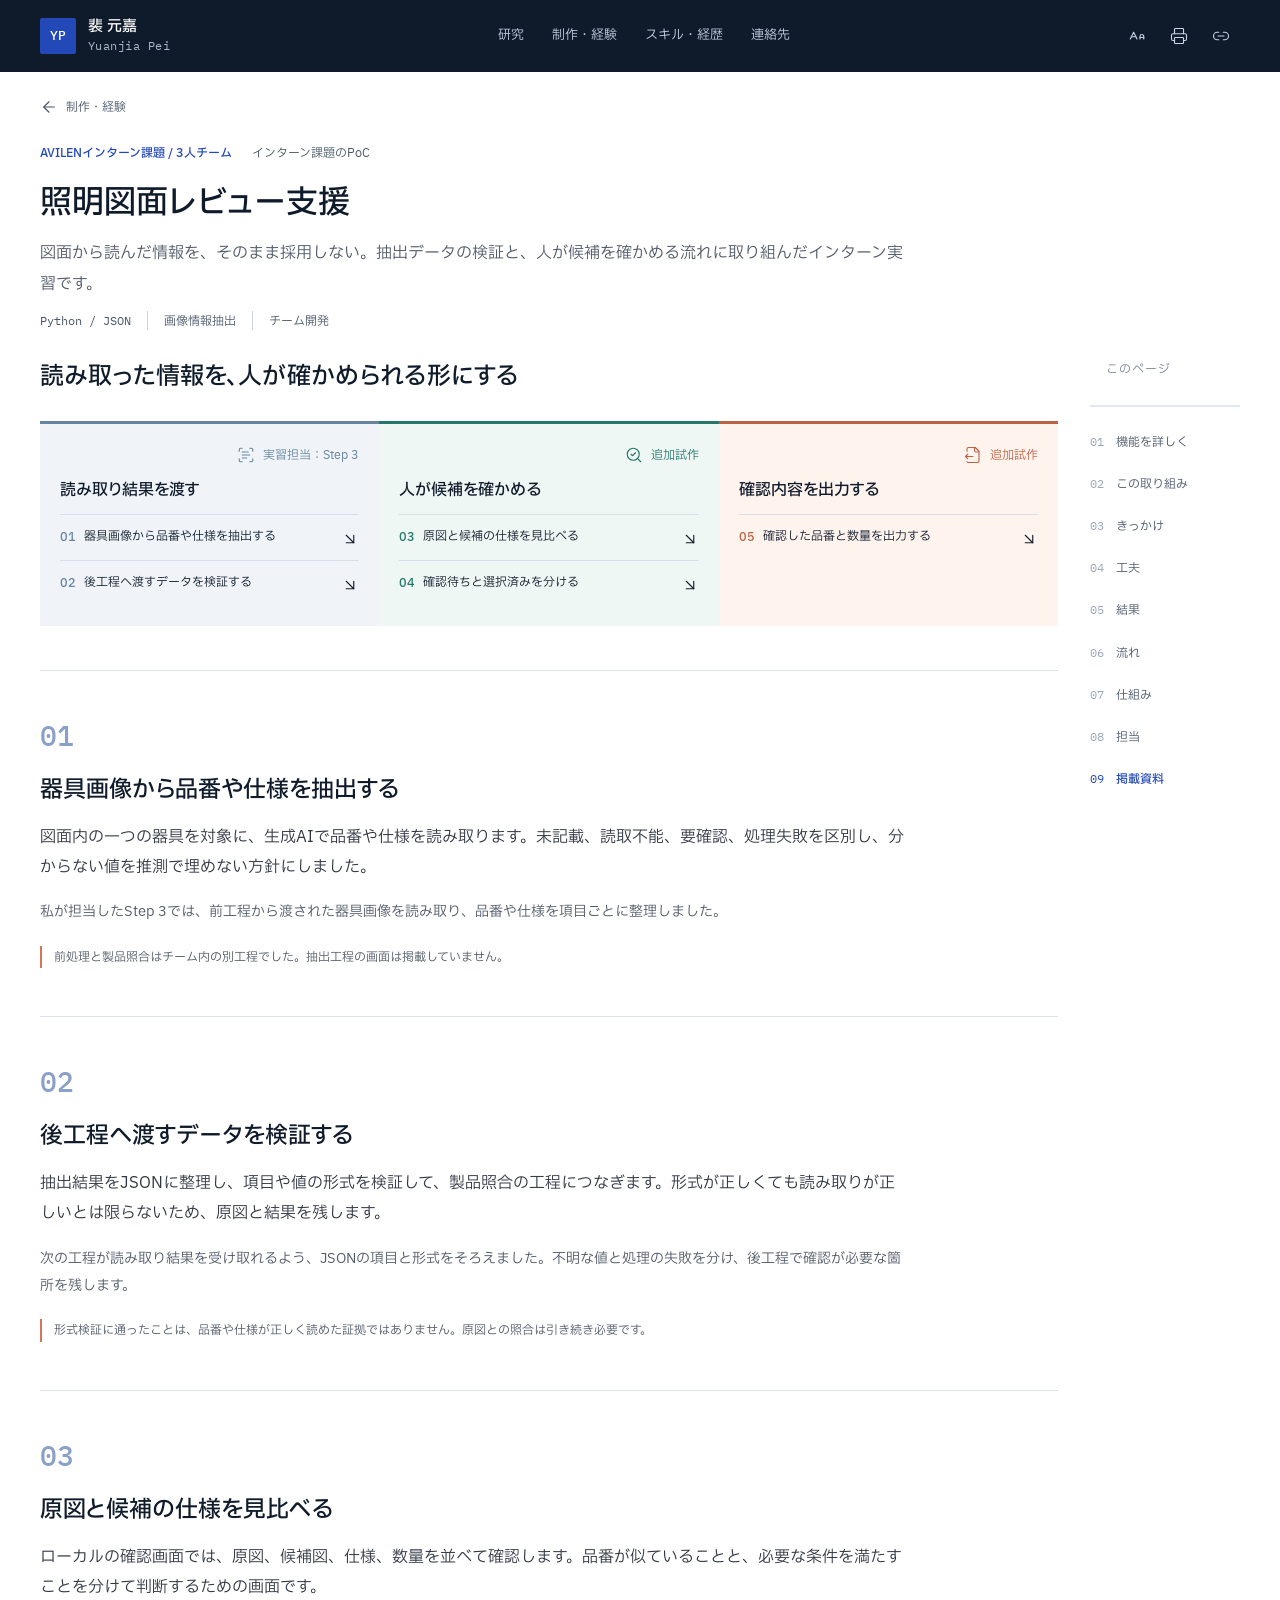
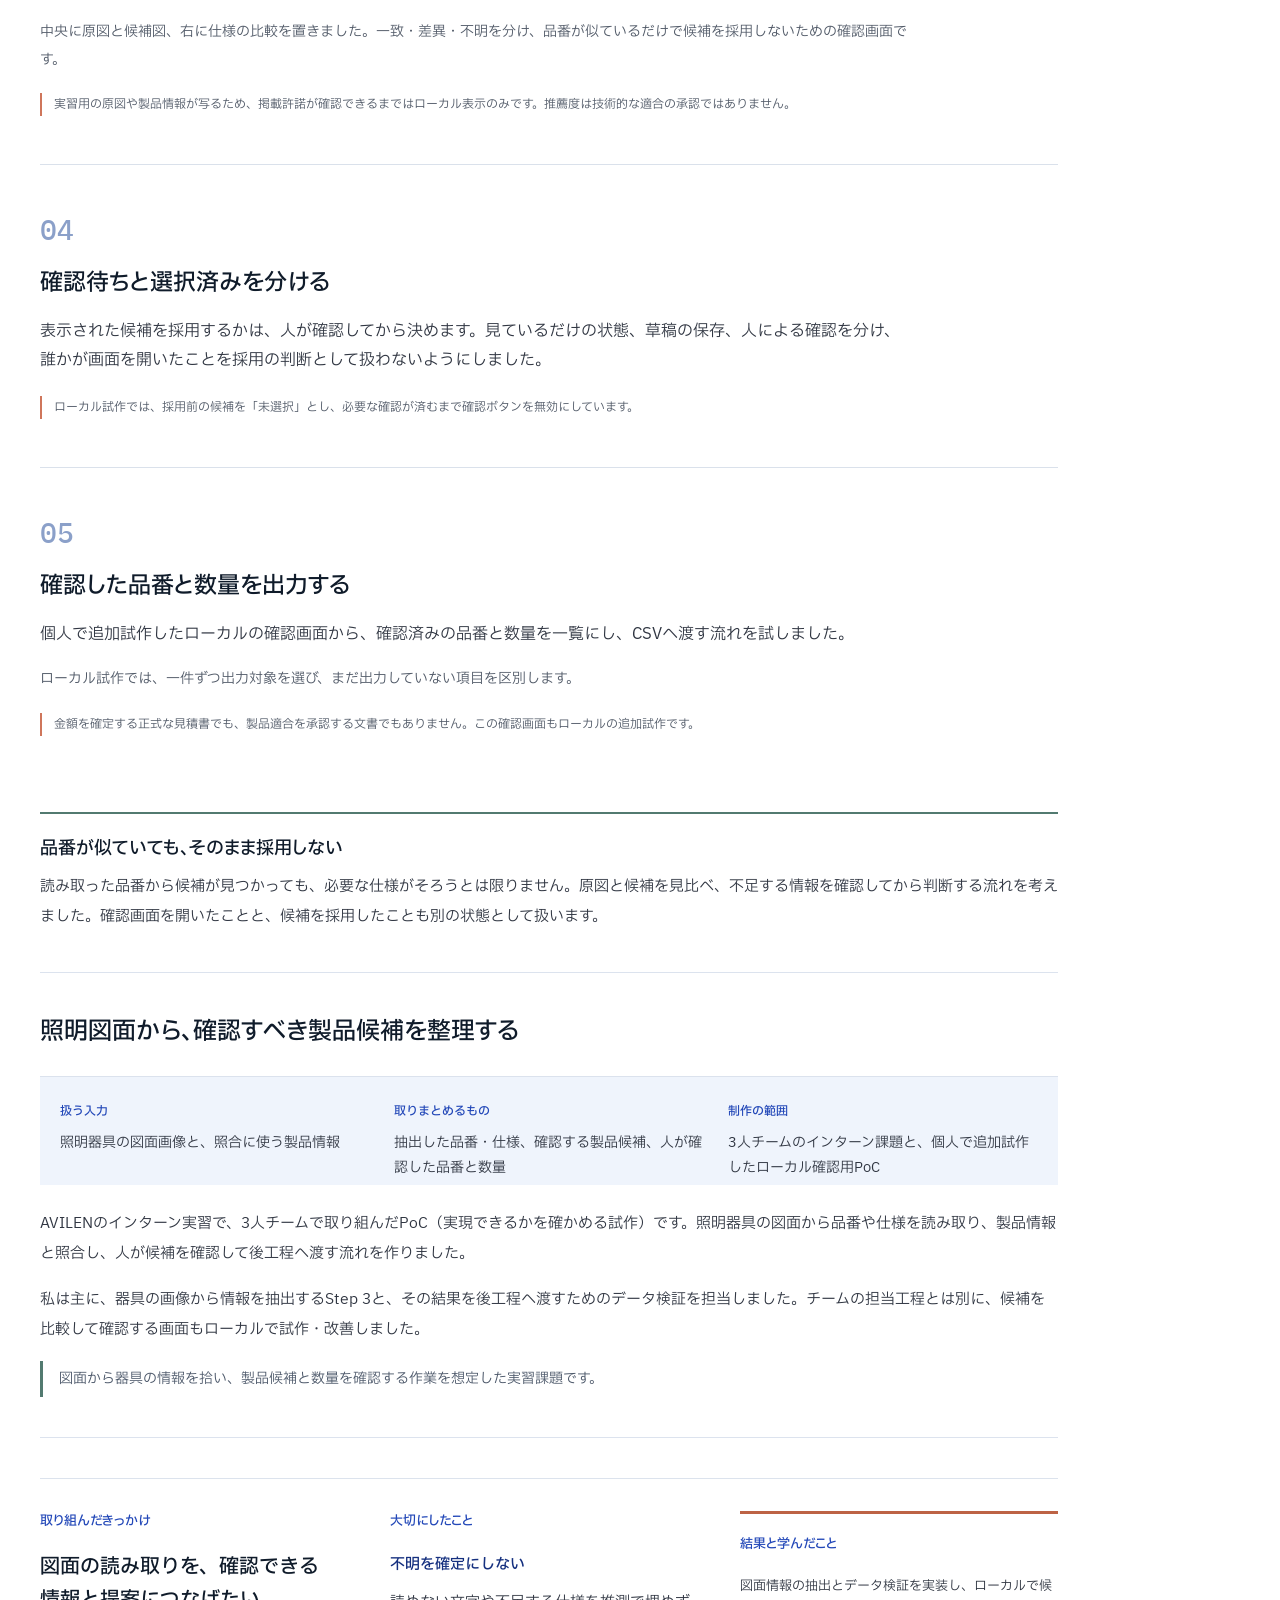
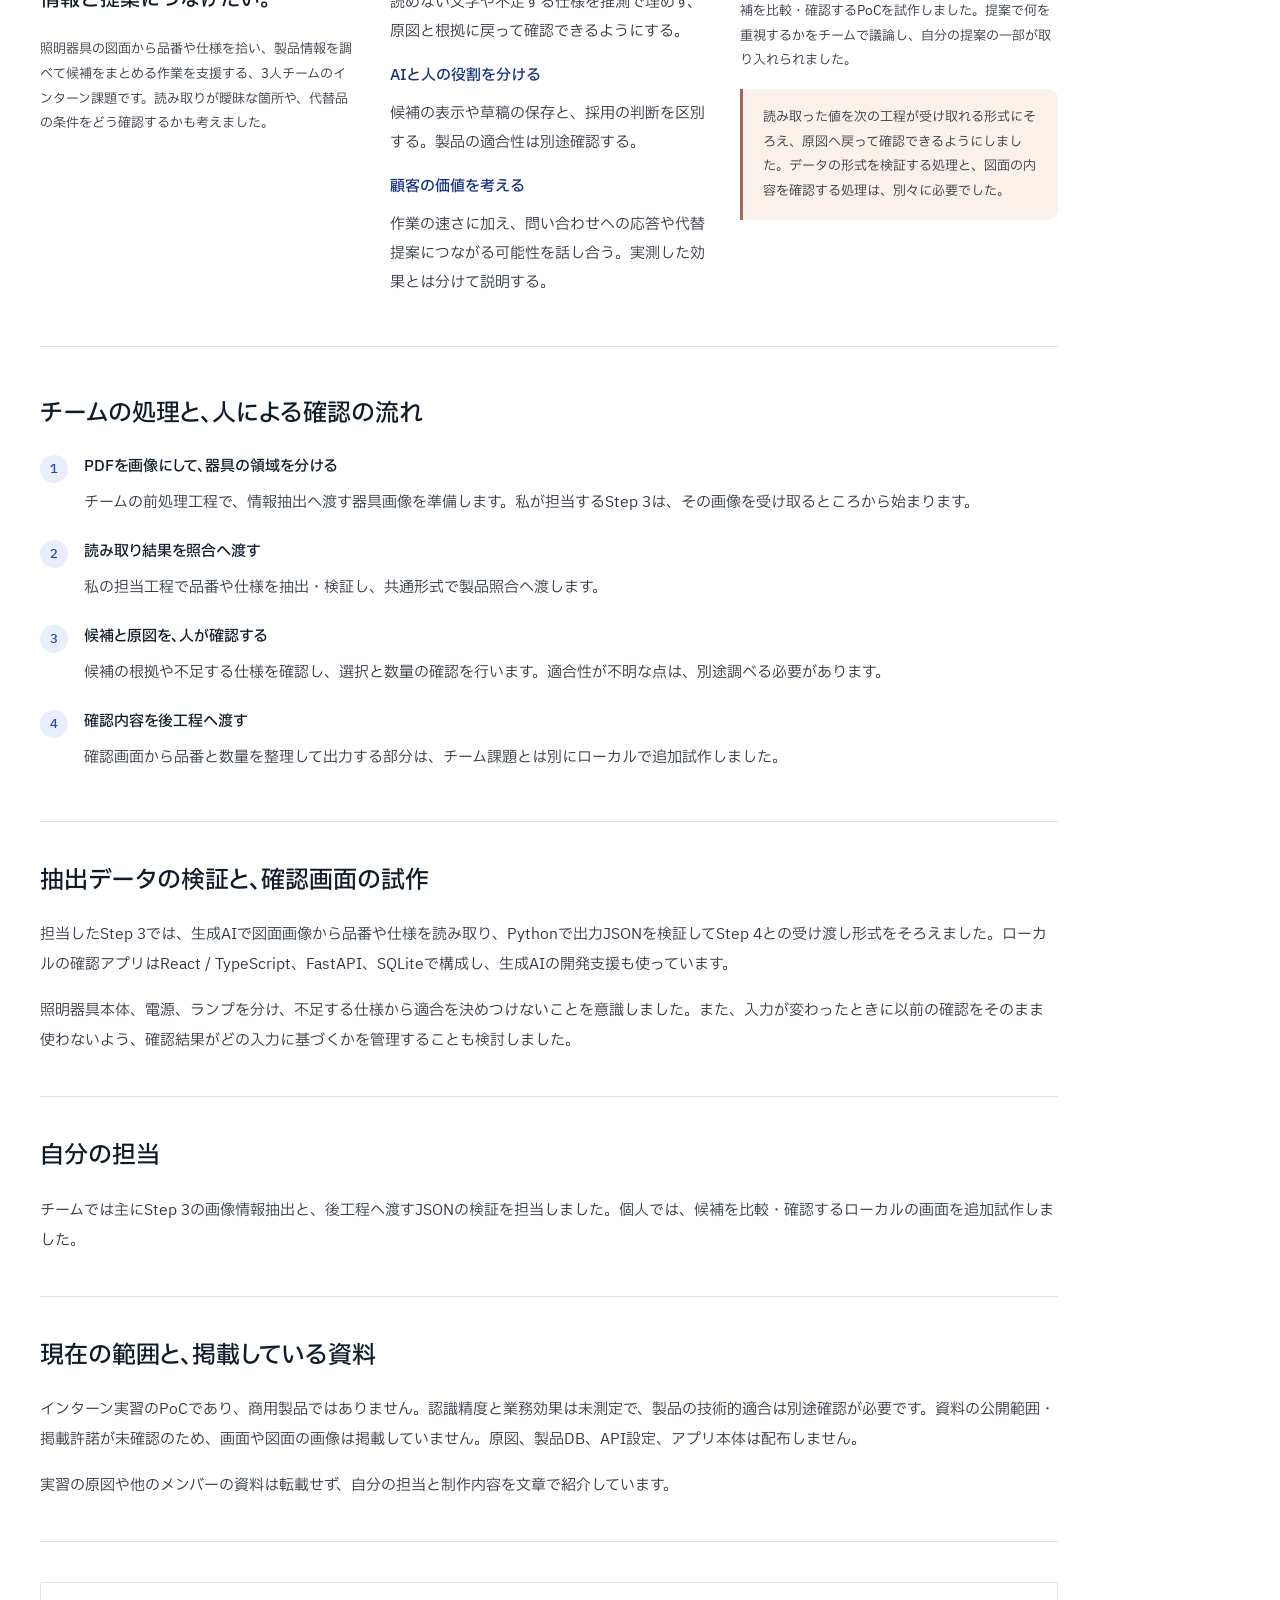
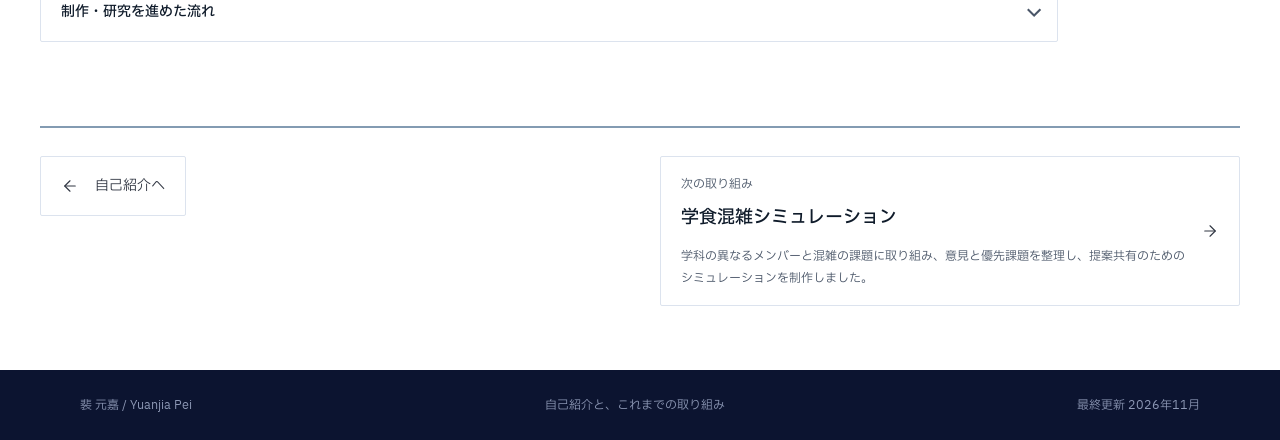
<file: projects/avilen.html>
<!DOCTYPE html><html lang="ja"><head><meta charset="utf-8"><meta name="viewport" content="width=device-width,initial-scale=1"><meta name="description" content="AVILENのインターン実習で、3人チームで制作した照明図面の品番特定・候補確認PoCです。図面から情報を読み取り、製品候補を比べ、人が確認して次の工程へ渡す流れを試作しました。"><meta name="theme-color" content="#496681"><title>照明図面レビュー支援 | 裴 元嘉</title>
<meta property="og:type" content="article"><meta property="og:title" content="照明図面レビュー支援 | 裴 元嘉"><meta property="og:description" content="AVILENのインターン実習で、3人チームで制作した照明図面の品番特定・候補確認PoCです。図面から情報を読み取り、製品候補を比べ、人が確認して次の工程へ渡す流れを試作しました。"><meta property="og:url" content="https://2448309821.github.io/intro-page/projects/avilen.html"><meta property="og:image" content="https://2448309821.github.io/intro-page/assets/profile-photo.jpeg"><meta property="og:locale" content="ja_JP"><meta name="twitter:card" content="summary">
<script>try{var f=localStorage.getItem("font-size");if(f==="l"||f==="xl")document.documentElement.dataset.font=f}catch(e){}</script><link rel="icon" href="data:image/svg+xml,%3Csvg xmlns='http://www.w3.org/2000/svg' viewBox='0 0 64 64'%3E%3Crect width='64' height='64' rx='8' fill='%23496681'/%3E%3Ctext x='32' y='41' text-anchor='middle' font-family='Arial' font-size='24' font-weight='700' fill='white'%3EYP%3C/text%3E%3C/svg%3E"><link rel="preconnect" href="https://fonts.googleapis.com"><link rel="preconnect" href="https://fonts.gstatic.com" crossorigin=""><link rel="stylesheet" href="https://fonts.googleapis.com/css2?family=IBM+Plex+Sans+JP:wght@400;500&amp;family=IBM+Plex+Mono:wght@400;500&amp;display=swap"><link rel="stylesheet" href="../style.01e42b67ec86.css"></head>
<body class="page-project"><a class="skip" href="#main">本文へ</a>
<header class="site-header"><a class="wordmark" href="../index.html"><span class="mark" aria-hidden="true">YP</span><span>裴 元嘉<small>Yuanjia Pei</small></span></a><nav aria-label="メインナビゲーション"><a href="../index.html#research">研究</a><a href="../index.html#development">制作・経験</a><a href="../index.html#profile">スキル・経歴</a><a href="../index.html#contact">連絡先</a></nav><div class="header-tools"><button class="icon-button" data-font-size="" title="文字サイズ：標準" aria-label="文字サイズを変更（現在：標準）"><svg xmlns="http://www.w3.org/2000/svg" width="24" height="24" viewBox="0 0 24 24" fill="none" stroke="currentColor" stroke-width="2" stroke-linecap="round" stroke-linejoin="round" class="lucide lucide-a-large-small" aria-hidden="true" focusable="false"><path d="M21 14h-5"></path><path d="M16 16v-3.5a2.5 2.5 0 0 1 5 0V16"></path><path d="M4.5 13h6"></path><path d="m3 16 4.5-9 4.5 9"></path></svg></button><button class="icon-button" data-print="" title="PDF / 印刷" aria-label="PDF / 印刷"><svg xmlns="http://www.w3.org/2000/svg" width="24" height="24" viewBox="0 0 24 24" fill="none" stroke="currentColor" stroke-width="2" stroke-linecap="round" stroke-linejoin="round" class="lucide lucide-printer" aria-hidden="true" focusable="false"><path d="M6 18H4a2 2 0 0 1-2-2v-5a2 2 0 0 1 2-2h16a2 2 0 0 1 2 2v5a2 2 0 0 1-2 2h-2"></path><path d="M6 9V3a1 1 0 0 1 1-1h10a1 1 0 0 1 1 1v6"></path><rect x="6" y="14" width="12" height="8" rx="1"></rect></svg></button><button class="icon-button" data-share="" title="このページのリンクをコピー" aria-label="このページのリンクをコピー"><svg xmlns="http://www.w3.org/2000/svg" width="24" height="24" viewBox="0 0 24 24" fill="none" stroke="currentColor" stroke-width="2" stroke-linecap="round" stroke-linejoin="round" class="lucide lucide-link-2" aria-hidden="true" focusable="false"><path d="M9 17H7A5 5 0 0 1 7 7h2"></path><path d="M15 7h2a5 5 0 1 1 0 10h-2"></path><line x1="8" x2="16" y1="12" y2="12"></line></svg></button><button class="icon-button mobile-menu" data-menu="" title="メニュー" aria-label="メニュー" aria-expanded="false"><span data-icon-closed=""><svg xmlns="http://www.w3.org/2000/svg" width="24" height="24" viewBox="0 0 24 24" fill="none" stroke="currentColor" stroke-width="2" stroke-linecap="round" stroke-linejoin="round" class="lucide lucide-menu" aria-hidden="true" focusable="false"><line x1="4" x2="20" y1="12" y2="12"></line><line x1="4" x2="20" y1="6" y2="6"></line><line x1="4" x2="20" y1="18" y2="18"></line></svg></span><span data-icon-open="" hidden=""><svg xmlns="http://www.w3.org/2000/svg" width="24" height="24" viewBox="0 0 24 24" fill="none" stroke="currentColor" stroke-width="2" stroke-linecap="round" stroke-linejoin="round" class="lucide lucide-x" aria-hidden="true" focusable="false"><path d="M18 6 6 18"></path><path d="m6 6 12 12"></path></svg></span></button></div></header>

<main id="main"><div class="container project-page story-page story-v2 group-practice"><a class="back-link" href="../index.html#development"><svg xmlns="http://www.w3.org/2000/svg" width="24" height="24" viewBox="0 0 24 24" fill="none" stroke="currentColor" stroke-width="2" stroke-linecap="round" stroke-linejoin="round" class="lucide lucide-arrow-left" aria-hidden="true" focusable="false"><path d="m12 19-7-7 7-7"></path><path d="M19 12H5"></path></svg>制作・経験</a><header class="project-heading"><div class="project-heading-meta"><span>AVILENインターン課題 / 3人チーム</span><span class="state-label">インターン課題のPoC</span></div><h1>照明図面レビュー支援</h1><p>図面から読んだ情報を、そのまま採用しない。抽出データの検証と、人が候補を確かめる流れに取り組んだインターン実習です。</p><div class="tag-list"><span>Python / JSON</span><span>画像情報抽出</span><span>チーム開発</span></div></header>
<div class="case-layout"><nav id="project-index" class="case-index" aria-label="このプロジェクトの目次"><p>このページ</p><button class="compact-index-button" data-index-toggle="" aria-controls="project-index" aria-expanded="false" aria-label="目次を開く"><svg xmlns="http://www.w3.org/2000/svg" width="24" height="24" viewBox="0 0 24 24" fill="none" stroke="currentColor" stroke-width="2" stroke-linecap="round" stroke-linejoin="round" class="lucide lucide-list" aria-hidden="true" focusable="false"><path d="M3 12h.01"></path><path d="M3 18h.01"></path><path d="M3 6h.01"></path><path d="M8 12h13"></path><path d="M8 18h13"></path><path d="M8 6h13"></path></svg><span>目次</span></button><div class="reading-progress" role="progressbar" aria-label="閲覧位置" aria-valuemin="0" aria-valuemax="100" aria-valuenow="0"><span data-read-progress=""></span></div><a href="#capabilities" data-quick-link="capabilities"><span class="index-number">01</span>機能を詳しく</a><a href="#overview" data-quick-link="overview"><span class="index-number">02</span>この取り組み</a><a href="#background" data-quick-link="background"><span class="index-number">03</span>きっかけ</a><a href="#decisions" data-quick-link="decisions"><span class="index-number">04</span>工夫</a><a href="#outcome" data-quick-link="outcome"><span class="index-number">05</span>結果</a><a href="#usage" data-quick-link="usage"><span class="index-number">06</span>流れ</a><a href="#implementation" data-quick-link="implementation"><span class="index-number">07</span>仕組み</a><a href="#ownership" data-quick-link="ownership"><span class="index-number">08</span>担当</a><a href="#scope" data-quick-link="scope"><span class="index-number">09</span>掲載資料</a><button class="quick-top" data-top="" title="ページ上部へ戻る" aria-label="ページ上部へ戻る"><svg xmlns="http://www.w3.org/2000/svg" width="24" height="24" viewBox="0 0 24 24" fill="none" stroke="currentColor" stroke-width="2" stroke-linecap="round" stroke-linejoin="round" class="lucide lucide-arrow-up" aria-hidden="true" focusable="false"><path d="m5 12 7-7 7 7"></path><path d="M12 19V5"></path></svg></button></nav><div class="case-content">


<section id="capabilities"><h2>読み取った情報を、人が確かめられる形にする</h2><nav class="feature-map grouped-feature-map" aria-label="機能一覧"><div class="feature-group phase-1"><div class="phase-heading"><svg xmlns="http://www.w3.org/2000/svg" width="24" height="24" viewBox="0 0 24 24" fill="none" stroke="currentColor" stroke-width="2" stroke-linecap="round" stroke-linejoin="round" class="lucide lucide-scan-text" aria-hidden="true" focusable="false"><path d="M3 7V5a2 2 0 0 1 2-2h2"></path><path d="M17 3h2a2 2 0 0 1 2 2v2"></path><path d="M21 17v2a2 2 0 0 1-2 2h-2"></path><path d="M7 21H5a2 2 0 0 1-2-2v-2"></path><path d="M7 8h8"></path><path d="M7 12h10"></path><path d="M7 16h6"></path></svg><span>実習担当：Step 3</span></div><h3>読み取り結果を渡す</h3><a href="#feature-avilen-1"><span>01</span>器具画像から品番や仕様を抽出する<svg xmlns="http://www.w3.org/2000/svg" width="24" height="24" viewBox="0 0 24 24" fill="none" stroke="currentColor" stroke-width="2" stroke-linecap="round" stroke-linejoin="round" class="lucide lucide-arrow-down-right" aria-hidden="true" focusable="false"><path d="m7 7 10 10"></path><path d="M17 7v10H7"></path></svg></a><a href="#feature-avilen-2"><span>02</span>後工程へ渡すデータを検証する<svg xmlns="http://www.w3.org/2000/svg" width="24" height="24" viewBox="0 0 24 24" fill="none" stroke="currentColor" stroke-width="2" stroke-linecap="round" stroke-linejoin="round" class="lucide lucide-arrow-down-right" aria-hidden="true" focusable="false"><path d="m7 7 10 10"></path><path d="M17 7v10H7"></path></svg></a></div><div class="feature-group phase-2"><div class="phase-heading"><svg xmlns="http://www.w3.org/2000/svg" width="24" height="24" viewBox="0 0 24 24" fill="none" stroke="currentColor" stroke-width="2" stroke-linecap="round" stroke-linejoin="round" class="lucide lucide-search-check" aria-hidden="true" focusable="false"><path d="m8 11 2 2 4-4"></path><circle cx="11" cy="11" r="8"></circle><path d="m21 21-4.3-4.3"></path></svg><span>追加試作</span></div><h3>人が候補を確かめる</h3><a href="#feature-avilen-3"><span>03</span>原図と候補の仕様を見比べる<svg xmlns="http://www.w3.org/2000/svg" width="24" height="24" viewBox="0 0 24 24" fill="none" stroke="currentColor" stroke-width="2" stroke-linecap="round" stroke-linejoin="round" class="lucide lucide-arrow-down-right" aria-hidden="true" focusable="false"><path d="m7 7 10 10"></path><path d="M17 7v10H7"></path></svg></a><a href="#feature-avilen-4"><span>04</span>確認待ちと選択済みを分ける<svg xmlns="http://www.w3.org/2000/svg" width="24" height="24" viewBox="0 0 24 24" fill="none" stroke="currentColor" stroke-width="2" stroke-linecap="round" stroke-linejoin="round" class="lucide lucide-arrow-down-right" aria-hidden="true" focusable="false"><path d="m7 7 10 10"></path><path d="M17 7v10H7"></path></svg></a></div><div class="feature-group phase-3"><div class="phase-heading"><svg xmlns="http://www.w3.org/2000/svg" width="24" height="24" viewBox="0 0 24 24" fill="none" stroke="currentColor" stroke-width="2" stroke-linecap="round" stroke-linejoin="round" class="lucide lucide-file-output" aria-hidden="true" focusable="false"><path d="M14 2v4a2 2 0 0 0 2 2h4"></path><path d="M4 7V4a2 2 0 0 1 2-2 2 2 0 0 0-2 2"></path><path d="M4.063 20.999a2 2 0 0 0 2 1L18 22a2 2 0 0 0 2-2V7l-5-5H6"></path><path d="m5 11-3 3"></path><path d="m5 17-3-3h10"></path></svg><span>追加試作</span></div><h3>確認内容を出力する</h3><a href="#feature-avilen-5"><span>05</span>確認した品番と数量を出力する<svg xmlns="http://www.w3.org/2000/svg" width="24" height="24" viewBox="0 0 24 24" fill="none" stroke="currentColor" stroke-width="2" stroke-linecap="round" stroke-linejoin="round" class="lucide lucide-arrow-down-right" aria-hidden="true" focusable="false"><path d="m7 7 10 10"></path><path d="M17 7v10H7"></path></svg></a></div></nav><article id="feature-avilen-1" tabindex="-1" class="feature-chapter without-screen" data-feature-chapter=""><div class="feature-copy"><span class="feature-number">01</span><h3>器具画像から品番や仕様を抽出する</h3><p>図面内の一つの器具を対象に、生成AIで品番や仕様を読み取ります。未記載、読取不能、要確認、処理失敗を区別し、分からない値を推測で埋めない方針にしました。</p><p>私が担当したStep 3では、前工程から渡された器具画像を読み取り、品番や仕様を項目ごとに整理しました。</p><p class="feature-care">前処理と製品照合はチーム内の別工程でした。抽出工程の画面は掲載していません。</p></div></article><article id="feature-avilen-2" tabindex="-1" class="feature-chapter without-screen" data-feature-chapter=""><div class="feature-copy"><span class="feature-number">02</span><h3>後工程へ渡すデータを検証する</h3><p>抽出結果をJSONに整理し、項目や値の形式を検証して、製品照合の工程につなぎます。形式が正しくても読み取りが正しいとは限らないため、原図と結果を残します。</p><p>次の工程が読み取り結果を受け取れるよう、JSONの項目と形式をそろえました。不明な値と処理の失敗を分け、後工程で確認が必要な箇所を残します。</p><p class="feature-care">形式検証に通ったことは、品番や仕様が正しく読めた証拠ではありません。原図との照合は引き続き必要です。</p></div></article><article id="feature-avilen-3" tabindex="-1" class="feature-chapter  without-screen" data-feature-chapter=""><div class="feature-copy"><span class="feature-number">03</span><h3>原図と候補の仕様を見比べる</h3><p>ローカルの確認画面では、原図、候補図、仕様、数量を並べて確認します。品番が似ていることと、必要な条件を満たすことを分けて判断するための画面です。</p><p>中央に原図と候補図、右に仕様の比較を置きました。一致・差異・不明を分け、品番が似ているだけで候補を採用しないための確認画面です。</p><p class="feature-care">実習用の原図や製品情報が写るため、掲載許諾が確認できるまではローカル表示のみです。推薦度は技術的な適合の承認ではありません。</p></div></article><article id="feature-avilen-4" tabindex="-1" class="feature-chapter  without-screen" data-feature-chapter=""><div class="feature-copy"><span class="feature-number">04</span><h3>確認待ちと選択済みを分ける</h3><p>表示された候補を採用するかは、人が確認してから決めます。見ているだけの状態、草稿の保存、人による確認を分け、誰かが画面を開いたことを採用の判断として扱わないようにしました。</p><p class="feature-care">ローカル試作では、採用前の候補を「未選択」とし、必要な確認が済むまで確認ボタンを無効にしています。</p></div></article><article id="feature-avilen-5" tabindex="-1" class="feature-chapter  without-screen" data-feature-chapter=""><div class="feature-copy"><span class="feature-number">05</span><h3>確認した品番と数量を出力する</h3><p>個人で追加試作したローカルの確認画面から、確認済みの品番と数量を一覧にし、CSVへ渡す流れを試しました。</p><p>ローカル試作では、一件ずつ出力対象を選び、まだ出力していない項目を区別します。</p><p class="feature-care">金額を確定する正式な見積書でも、製品適合を承認する文書でもありません。この確認画面もローカルの追加試作です。</p></div></article><div class="usage-example"><h3>品番が似ていても、そのまま採用しない</h3><p>読み取った品番から候補が見つかっても、必要な仕様がそろうとは限りません。原図と候補を見比べ、不足する情報を確認してから判断する流れを考えました。確認画面を開いたことと、候補を採用したことも別の状態として扱います。</p></div></section>
<section id="overview"><h2>照明図面から、確認すべき製品候補を整理する</h2><dl class="project-brief"><div><dt>扱う入力</dt><dd>照明器具の図面画像と、照合に使う製品情報</dd></div><div><dt>取りまとめるもの</dt><dd>抽出した品番・仕様、確認する製品候補、人が確認した品番と数量</dd></div><div><dt>制作の範囲</dt><dd>3人チームのインターン課題と、個人で追加試作したローカル確認用PoC</dd></div></dl><p>AVILENのインターン実習で、3人チームで取り組んだPoC（実現できるかを確かめる試作）です。照明器具の図面から品番や仕様を読み取り、製品情報と照合し、人が候補を確認して後工程へ渡す流れを作りました。</p><p>私は主に、器具の画像から情報を抽出するStep 3と、その結果を後工程へ渡すためのデータ検証を担当しました。チームの担当工程とは別に、候補を比較して確認する画面もローカルで試作・改善しました。</p><p class="project-audience">図面から器具の情報を拾い、製品候補と数量を確認する作業を想定した実習課題です。</p></section>
<div class="story-case-notes"><section id="background"><h2>取り組んだきっかけ</h2><p class="motivation-lead">図面の読み取りを、確認できる情報と提案につなげたい。</p><p>照明器具の図面から品番や仕様を拾い、製品情報を調べて候補をまとめる作業を支援する、3人チームのインターン課題です。読み取りが曖昧な箇所や、代替品の条件をどう確認するかも考えました。</p></section><section id="decisions"><h2>大切にしたこと</h2><dl class="decision-list"><div><dt>不明を確定にしない</dt><dd>読めない文字や不足する仕様を推測で埋めず、原図と根拠に戻って確認できるようにする。</dd></div><div><dt>AIと人の役割を分ける</dt><dd>候補の表示や草稿の保存と、採用の判断を区別する。製品の適合性は別途確認する。</dd></div><div><dt>顧客の価値を考える</dt><dd>作業の速さに加え、問い合わせへの応答や代替提案につながる可能性を話し合う。実測した効果とは分けて説明する。</dd></div></dl></section><section id="outcome"><h2>結果と学んだこと</h2><p>図面情報の抽出とデータ検証を実装し、ローカルで候補を比較・確認するPoCを試作しました。提案で何を重視するかをチームで議論し、自分の提案の一部が取り入れられました。</p><p class="learning">読み取った値を次の工程が受け取れる形式にそろえ、原図へ戻って確認できるようにしました。データの形式を検証する処理と、図面の内容を確認する処理は、別々に必要でした。</p></section></div>
<section id="usage"><h2>チームの処理と、人による確認の流れ</h2><ol class="process-list usage-list "><li><h3>PDFを画像にして、器具の領域を分ける</h3><p>チームの前処理工程で、情報抽出へ渡す器具画像を準備します。私が担当するStep 3は、その画像を受け取るところから始まります。</p></li><li><h3>読み取り結果を照合へ渡す</h3><p>私の担当工程で品番や仕様を抽出・検証し、共通形式で製品照合へ渡します。</p></li><li><h3>候補と原図を、人が確認する</h3><p>候補の根拠や不足する仕様を確認し、選択と数量の確認を行います。適合性が不明な点は、別途調べる必要があります。</p></li><li><h3>確認内容を後工程へ渡す</h3><p>確認画面から品番と数量を整理して出力する部分は、チーム課題とは別にローカルで追加試作しました。</p></li></ol></section>

<section id="implementation"><h2>抽出データの検証と、確認画面の試作</h2><p>担当したStep 3では、生成AIで図面画像から品番や仕様を読み取り、Pythonで出力JSONを検証してStep 4との受け渡し形式をそろえました。ローカルの確認アプリはReact / TypeScript、FastAPI、SQLiteで構成し、生成AIの開発支援も使っています。</p><p>照明器具本体、電源、ランプを分け、不足する仕様から適合を決めつけないことを意識しました。また、入力が変わったときに以前の確認をそのまま使わないよう、確認結果がどの入力に基づくかを管理することも検討しました。</p></section>

<section id="ownership"><h2>自分の担当</h2><p>チームでは主にStep 3の画像情報抽出と、後工程へ渡すJSONの検証を担当しました。個人では、候補を比較・確認するローカルの画面を追加試作しました。</p></section>
<section id="scope"><h2>現在の範囲と、掲載している資料</h2><p>インターン実習のPoCであり、商用製品ではありません。認識精度と業務効果は未測定で、製品の技術的適合は別途確認が必要です。資料の公開範囲・掲載許諾が未確認のため、画面や図面の画像は掲載していません。原図、製品DB、API設定、アプリ本体は配布しません。</p><p>実習の原図や他のメンバーの資料は転載せず、自分の担当と制作内容を文章で紹介しています。</p></section>
<details class="contribution"><summary>制作・研究を進めた流れ</summary><ol class="process-list"><li><h3>工程と受け渡しを整理する</h3><p>PDFの画像化、領域分割、情報抽出、製品照合、人による確認を分け、担当工程から次の工程へ渡すJSONの形式を確認しました。</p></li><li><h3>抽出結果を検証する</h3><p>品番や仕様の抽出に生成AIを利用し、未記載、読取不能、要確認、処理失敗を区別しました。元の画像と記録を残し、形式の検証だけで読み取りを正解扱いにしないようにしました。</p></li><li><h3>確認と提案の流れを改善する</h3><p>ローカルで候補を比較・確認する流れを試作・改善しました。チームの提案では、効率化に加え、顧客への応答や代替提案の価値も議論しました。</p></li></ol></details></div></div><div class="project-next"><a href="../index.html"><svg xmlns="http://www.w3.org/2000/svg" width="24" height="24" viewBox="0 0 24 24" fill="none" stroke="currentColor" stroke-width="2" stroke-linecap="round" stroke-linejoin="round" class="lucide lucide-arrow-left" aria-hidden="true" focusable="false"><path d="m12 19-7-7 7-7"></path><path d="M19 12H5"></path></svg>自己紹介へ</a><a href="sdpbl.html"><span>次の取り組み<strong>学食混雑シミュレーション</strong><small>学科の異なるメンバーと混雑の課題に取り組み、意見と優先課題を整理し、提案共有のためのシミュレーションを制作しました。</small></span><svg xmlns="http://www.w3.org/2000/svg" width="24" height="24" viewBox="0 0 24 24" fill="none" stroke="currentColor" stroke-width="2" stroke-linecap="round" stroke-linejoin="round" class="lucide lucide-arrow-right" aria-hidden="true" focusable="false"><path d="M5 12h14"></path><path d="m12 5 7 7-7 7"></path></svg></a></div></div></main><p class="toast" data-toast="" role="status" aria-live="polite"></p><footer class="site-footer"><div class="container footer-inner"><a href="../index.html">裴 元嘉 / Yuanjia Pei</a><span>自己紹介と、これまでの取り組み</span><small>最終更新 2026年11月</small></div></footer>
<dialog id="visual-dialog" aria-labelledby="visual-title"><div class="dialog-top"><h2 id="visual-title">プロジェクトの画面</h2><div class="dialog-tools"><button class="icon-button" data-zoom="" title="原寸で表示" aria-label="原寸で表示" aria-pressed="false"><span data-icon-closed=""><svg xmlns="http://www.w3.org/2000/svg" width="24" height="24" viewBox="0 0 24 24" fill="none" stroke="currentColor" stroke-width="2" stroke-linecap="round" stroke-linejoin="round" class="lucide lucide-zoom-in" aria-hidden="true" focusable="false"><circle cx="11" cy="11" r="8"></circle><line x1="21" x2="16.65" y1="21" y2="16.65"></line><line x1="11" x2="11" y1="8" y2="14"></line><line x1="8" x2="14" y1="11" y2="11"></line></svg></span><span data-icon-open="" hidden=""><svg xmlns="http://www.w3.org/2000/svg" width="24" height="24" viewBox="0 0 24 24" fill="none" stroke="currentColor" stroke-width="2" stroke-linecap="round" stroke-linejoin="round" class="lucide lucide-zoom-out" aria-hidden="true" focusable="false"><circle cx="11" cy="11" r="8"></circle><line x1="21" x2="16.65" y1="21" y2="16.65"></line><line x1="8" x2="14" y1="11" y2="11"></line></svg></span></button><button class="icon-button" data-close="" title="閉じる" aria-label="閉じる"><svg xmlns="http://www.w3.org/2000/svg" width="24" height="24" viewBox="0 0 24 24" fill="none" stroke="currentColor" stroke-width="2" stroke-linecap="round" stroke-linejoin="round" class="lucide lucide-x" aria-hidden="true" focusable="false"><path d="M18 6 6 18"></path><path d="m6 6 12 12"></path></svg></button></div></div><div id="visual-content" tabindex="0" role="region" aria-label="プロジェクト画像"></div><p id="visual-caption"></p></dialog>
<script src="../app.04f0bc5e4f0a.js"></script></body></html>
</file>
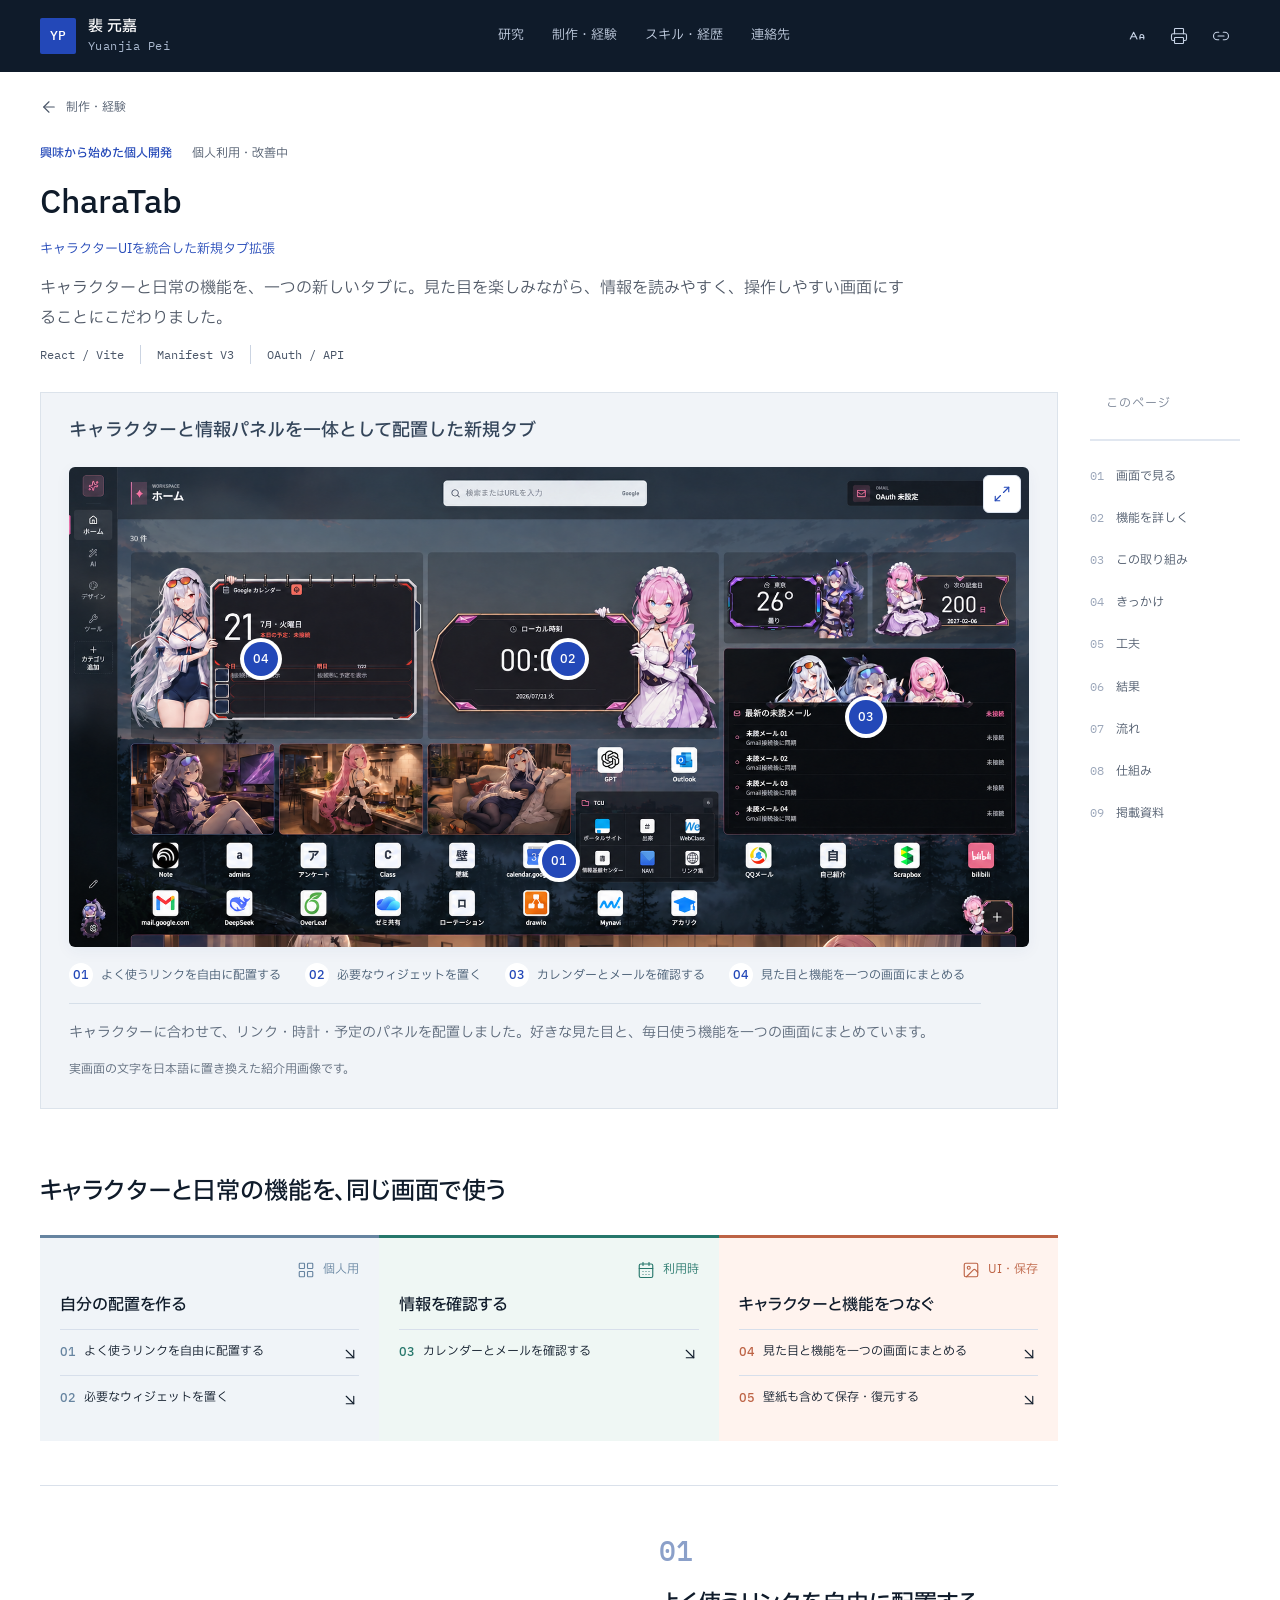
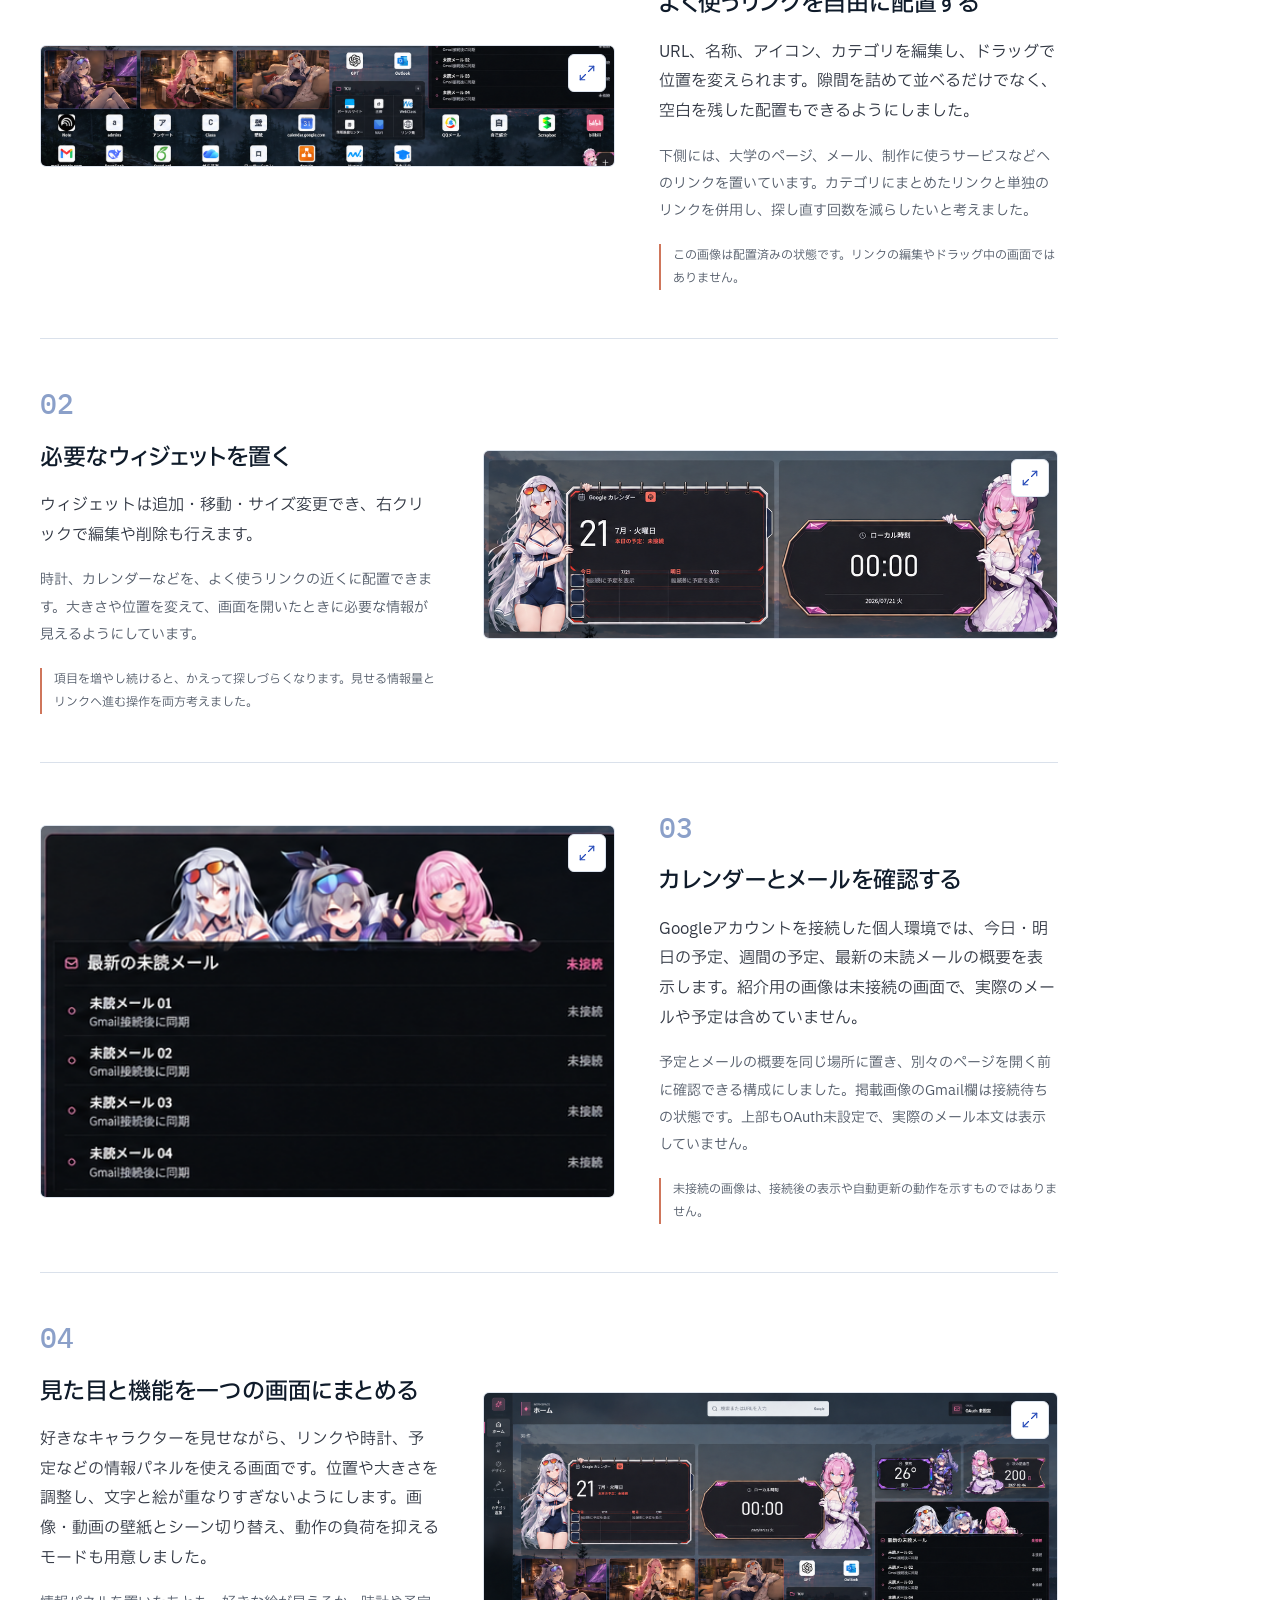
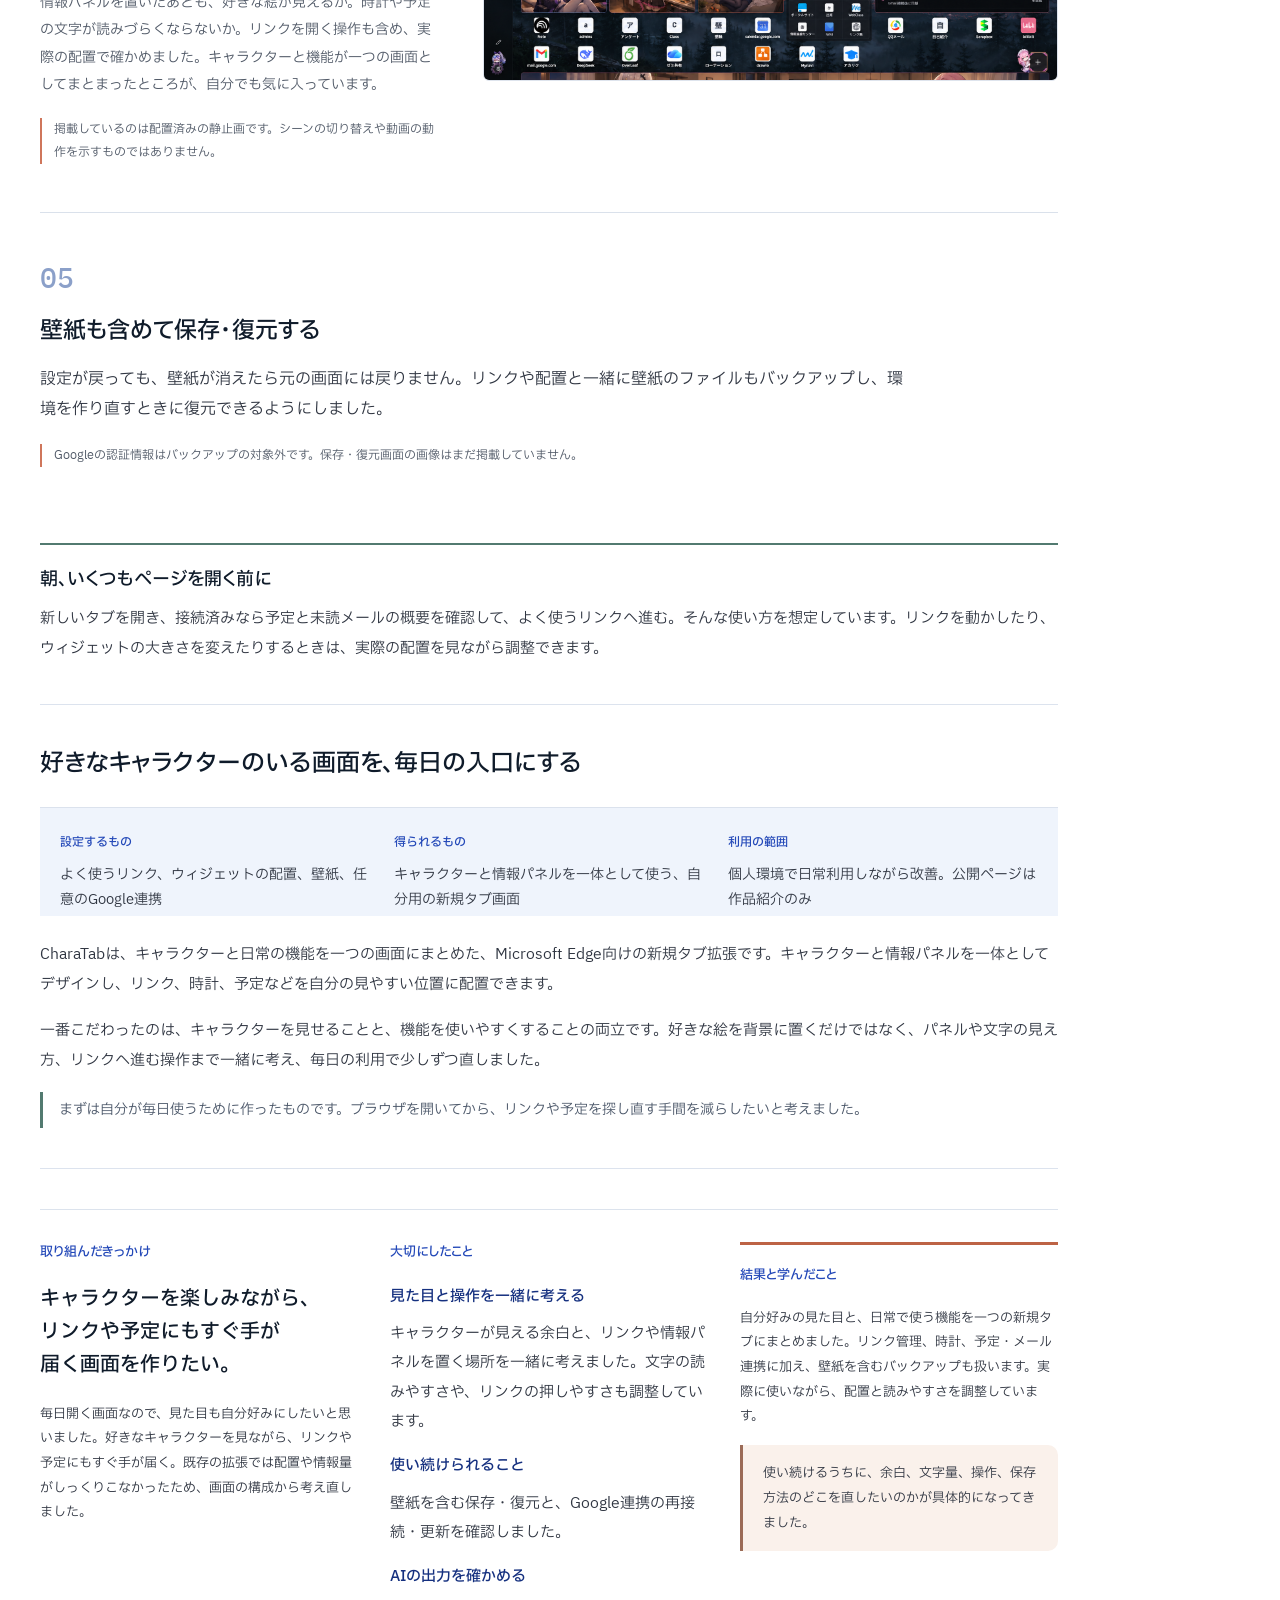
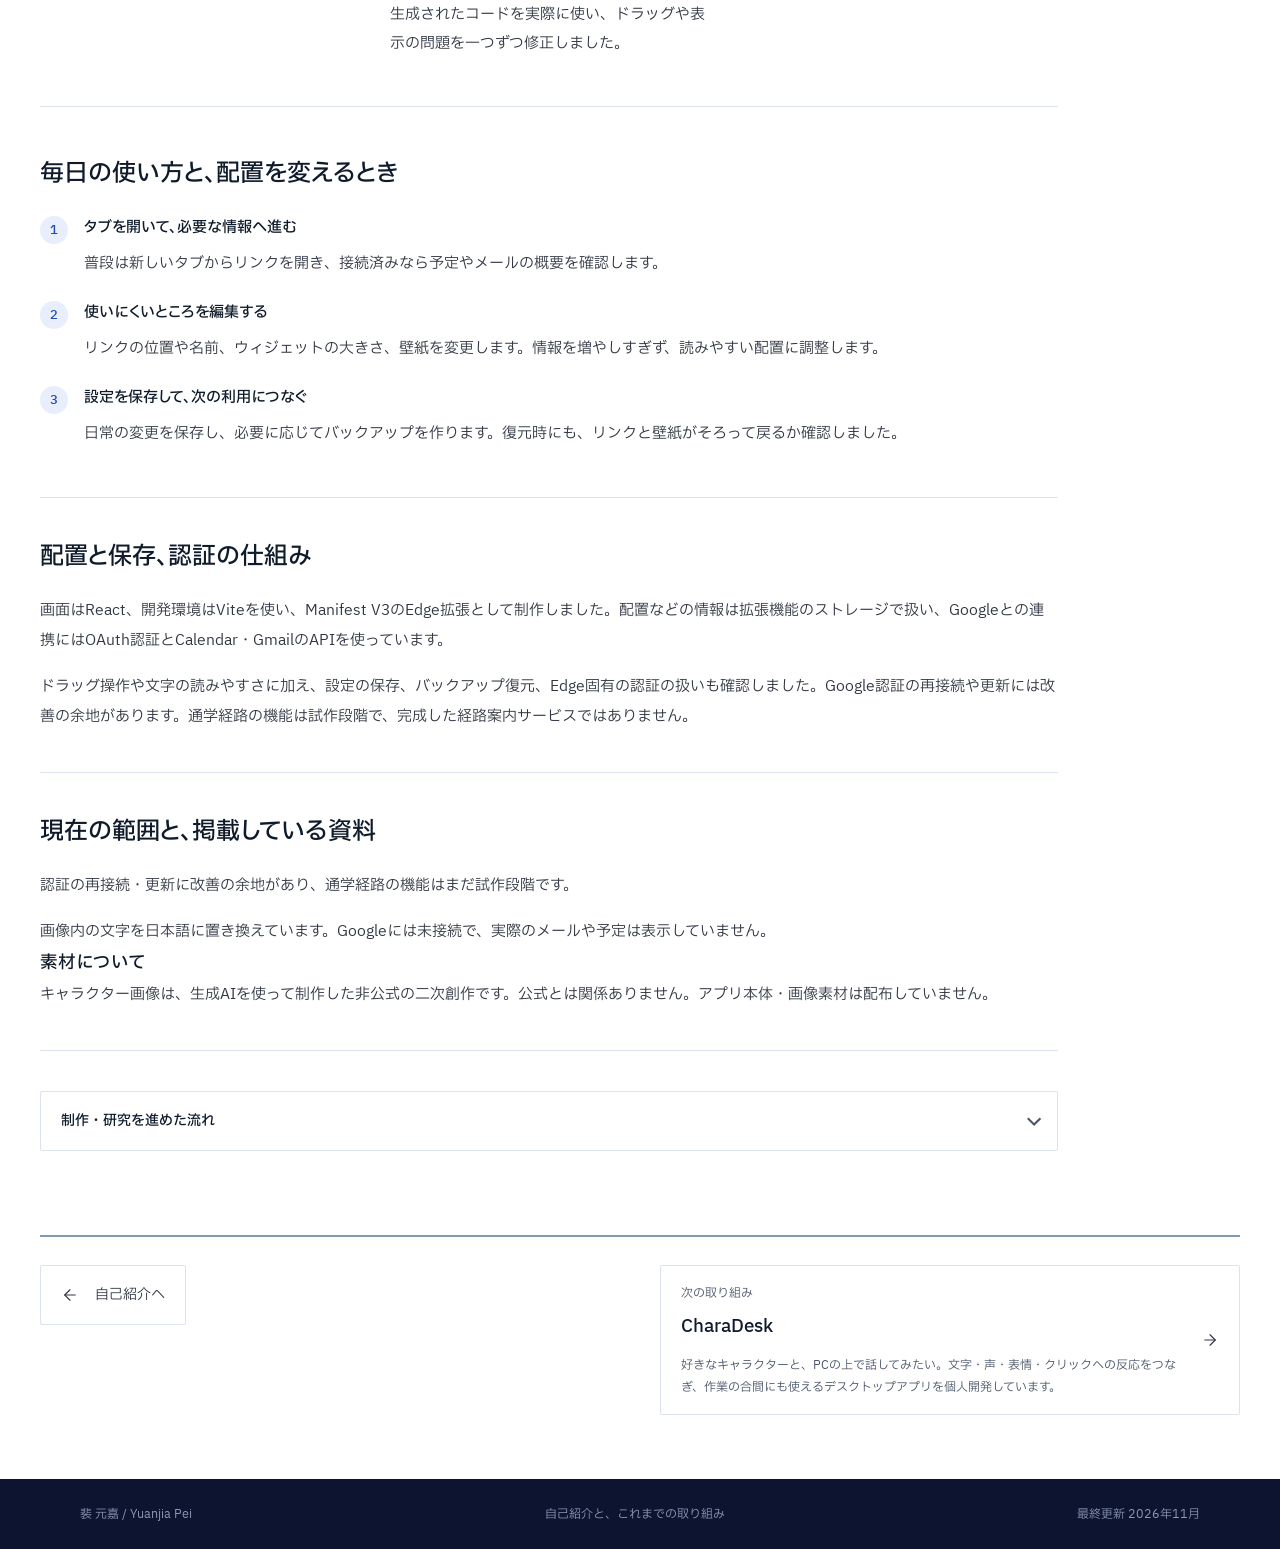
<file: projects/custom-tab.html>
<!DOCTYPE html><html lang="ja"><head><meta charset="utf-8"><meta name="viewport" content="width=device-width,initial-scale=1"><meta name="description" content="好きなキャラクターのいる画面を、毎日使える場所にしたい。キャラクターと情報パネルを一体としてデザインし、リンクや時計、予定をまとめた新規タブ拡張を制作しました。"><meta name="theme-color" content="#496681"><title>CharaTab | 裴 元嘉</title>
<meta property="og:type" content="article"><meta property="og:title" content="CharaTab | 裴 元嘉"><meta property="og:description" content="好きなキャラクターのいる画面を、毎日使える場所にしたい。キャラクターと情報パネルを一体としてデザインし、リンクや時計、予定をまとめた新規タブ拡張を制作しました。"><meta property="og:url" content="https://2448309821.github.io/intro-page/projects/custom-tab.html"><meta property="og:image" content="https://2448309821.github.io/intro-page/assets/profile-photo.jpeg"><meta property="og:locale" content="ja_JP"><meta name="twitter:card" content="summary">
<script>try{var f=localStorage.getItem("font-size");if(f==="l"||f==="xl")document.documentElement.dataset.font=f}catch(e){}</script><link rel="icon" href="data:image/svg+xml,%3Csvg xmlns='http://www.w3.org/2000/svg' viewBox='0 0 64 64'%3E%3Crect width='64' height='64' rx='8' fill='%23496681'/%3E%3Ctext x='32' y='41' text-anchor='middle' font-family='Arial' font-size='24' font-weight='700' fill='white'%3EYP%3C/text%3E%3C/svg%3E"><link rel="preconnect" href="https://fonts.googleapis.com"><link rel="preconnect" href="https://fonts.gstatic.com" crossorigin=""><link rel="stylesheet" href="https://fonts.googleapis.com/css2?family=IBM+Plex+Sans+JP:wght@400;500&amp;family=IBM+Plex+Mono:wght@400;500&amp;display=swap"><link rel="stylesheet" href="../style.01e42b67ec86.css"></head>
<body class="page-project"><a class="skip" href="#main">本文へ</a>
<header class="site-header"><a class="wordmark" href="../index.html"><span class="mark" aria-hidden="true">YP</span><span>裴 元嘉<small>Yuanjia Pei</small></span></a><nav aria-label="メインナビゲーション"><a href="../index.html#research">研究</a><a href="../index.html#development">制作・経験</a><a href="../index.html#profile">スキル・経歴</a><a href="../index.html#contact">連絡先</a></nav><div class="header-tools"><button class="icon-button" data-font-size="" title="文字サイズ：標準" aria-label="文字サイズを変更（現在：標準）"><svg xmlns="http://www.w3.org/2000/svg" width="24" height="24" viewBox="0 0 24 24" fill="none" stroke="currentColor" stroke-width="2" stroke-linecap="round" stroke-linejoin="round" class="lucide lucide-a-large-small" aria-hidden="true" focusable="false"><path d="M21 14h-5"></path><path d="M16 16v-3.5a2.5 2.5 0 0 1 5 0V16"></path><path d="M4.5 13h6"></path><path d="m3 16 4.5-9 4.5 9"></path></svg></button><button class="icon-button" data-print="" title="PDF / 印刷" aria-label="PDF / 印刷"><svg xmlns="http://www.w3.org/2000/svg" width="24" height="24" viewBox="0 0 24 24" fill="none" stroke="currentColor" stroke-width="2" stroke-linecap="round" stroke-linejoin="round" class="lucide lucide-printer" aria-hidden="true" focusable="false"><path d="M6 18H4a2 2 0 0 1-2-2v-5a2 2 0 0 1 2-2h16a2 2 0 0 1 2 2v5a2 2 0 0 1-2 2h-2"></path><path d="M6 9V3a1 1 0 0 1 1-1h10a1 1 0 0 1 1 1v6"></path><rect x="6" y="14" width="12" height="8" rx="1"></rect></svg></button><button class="icon-button" data-share="" title="このページのリンクをコピー" aria-label="このページのリンクをコピー"><svg xmlns="http://www.w3.org/2000/svg" width="24" height="24" viewBox="0 0 24 24" fill="none" stroke="currentColor" stroke-width="2" stroke-linecap="round" stroke-linejoin="round" class="lucide lucide-link-2" aria-hidden="true" focusable="false"><path d="M9 17H7A5 5 0 0 1 7 7h2"></path><path d="M15 7h2a5 5 0 1 1 0 10h-2"></path><line x1="8" x2="16" y1="12" y2="12"></line></svg></button><button class="icon-button mobile-menu" data-menu="" title="メニュー" aria-label="メニュー" aria-expanded="false"><span data-icon-closed=""><svg xmlns="http://www.w3.org/2000/svg" width="24" height="24" viewBox="0 0 24 24" fill="none" stroke="currentColor" stroke-width="2" stroke-linecap="round" stroke-linejoin="round" class="lucide lucide-menu" aria-hidden="true" focusable="false"><line x1="4" x2="20" y1="12" y2="12"></line><line x1="4" x2="20" y1="6" y2="6"></line><line x1="4" x2="20" y1="18" y2="18"></line></svg></span><span data-icon-open="" hidden=""><svg xmlns="http://www.w3.org/2000/svg" width="24" height="24" viewBox="0 0 24 24" fill="none" stroke="currentColor" stroke-width="2" stroke-linecap="round" stroke-linejoin="round" class="lucide lucide-x" aria-hidden="true" focusable="false"><path d="M18 6 6 18"></path><path d="m6 6 12 12"></path></svg></span></button></div></header>

<main id="main"><div class="container project-page story-page story-v2 group-development"><a class="back-link" href="../index.html#development"><svg xmlns="http://www.w3.org/2000/svg" width="24" height="24" viewBox="0 0 24 24" fill="none" stroke="currentColor" stroke-width="2" stroke-linecap="round" stroke-linejoin="round" class="lucide lucide-arrow-left" aria-hidden="true" focusable="false"><path d="m12 19-7-7 7-7"></path><path d="M19 12H5"></path></svg>制作・経験</a><header class="project-heading"><div class="project-heading-meta"><span>興味から始めた個人開発</span><span class="state-label">個人利用・改善中</span></div><h1>CharaTab</h1><p class="project-name-subtitle">キャラクターUIを統合した新規タブ拡張</p><p>キャラクターと日常の機能を、一つの新しいタブに。見た目を楽しみながら、情報を読みやすく、操作しやすい画面にすることにこだわりました。</p><div class="tag-list"><span>React / Vite</span><span>Manifest V3</span><span>OAuth / API</span></div></header>
<div class="case-layout"><nav id="project-index" class="case-index" aria-label="このプロジェクトの目次"><p>このページ</p><button class="compact-index-button" data-index-toggle="" aria-controls="project-index" aria-expanded="false" aria-label="目次を開く"><svg xmlns="http://www.w3.org/2000/svg" width="24" height="24" viewBox="0 0 24 24" fill="none" stroke="currentColor" stroke-width="2" stroke-linecap="round" stroke-linejoin="round" class="lucide lucide-list" aria-hidden="true" focusable="false"><path d="M3 12h.01"></path><path d="M3 18h.01"></path><path d="M3 6h.01"></path><path d="M8 12h13"></path><path d="M8 18h13"></path><path d="M8 6h13"></path></svg><span>目次</span></button><div class="reading-progress" role="progressbar" aria-label="閲覧位置" aria-valuemin="0" aria-valuemax="100" aria-valuenow="0"><span data-read-progress=""></span></div><a href="#screens" data-quick-link="screens"><span class="index-number">01</span>画面で見る</a><a href="#capabilities" data-quick-link="capabilities"><span class="index-number">02</span>機能を詳しく</a><a href="#overview" data-quick-link="overview"><span class="index-number">03</span>この取り組み</a><a href="#background" data-quick-link="background"><span class="index-number">04</span>きっかけ</a><a href="#decisions" data-quick-link="decisions"><span class="index-number">05</span>工夫</a><a href="#outcome" data-quick-link="outcome"><span class="index-number">06</span>結果</a><a href="#usage" data-quick-link="usage"><span class="index-number">07</span>流れ</a><a href="#implementation" data-quick-link="implementation"><span class="index-number">08</span>仕組み</a><a href="#scope" data-quick-link="scope"><span class="index-number">09</span>掲載資料</a><button class="quick-top" data-top="" title="ページ上部へ戻る" aria-label="ページ上部へ戻る"><svg xmlns="http://www.w3.org/2000/svg" width="24" height="24" viewBox="0 0 24 24" fill="none" stroke="currentColor" stroke-width="2" stroke-linecap="round" stroke-linejoin="round" class="lucide lucide-arrow-up" aria-hidden="true" focusable="false"><path d="m5 12 7-7 7 7"></path><path d="M12 19V5"></path></svg></button></nav><div class="case-content">
<section id="screens" class="project-screens"><div class="screen-section-heading"><h2>画面で見る</h2></div><figure class="project-showcase" data-localized-media=""><div class="story-screen-title">キャラクターと情報パネルを一体として配置した新規タブ</div><div class="screenshot-frame story-frame   "><img class="project-screenshot" src="../assets/screenshots/custom-tab-ja.png" alt="CharaTabの日本語表記版。リンク、カレンダー、時計、未接続のメール欄を配置。" width="1774" height="887" loading="eager"><a class="screen-marker" href="#feature-custom-tab-1" style="left:51%;top:82%" title="よく使うリンクを自由に配置する" aria-label="1. よく使うリンクを自由に配置する">01</a><a class="screen-marker" href="#feature-custom-tab-2" style="left:52%;top:40%" title="必要なウィジェットを置く" aria-label="2. 必要なウィジェットを置く">02</a><a class="screen-marker" href="#feature-custom-tab-3" style="left:83%;top:52%" title="カレンダーとメールを確認する" aria-label="3. カレンダーとメールを確認する">03</a><a class="screen-marker" href="#feature-custom-tab-4" style="left:20%;top:40%" title="見た目と機能を一つの画面にまとめる" aria-label="4. 見た目と機能を一つの画面にまとめる">04</a><button class="icon-button expand-button " data-expand="" title="画面を拡大" aria-label="画面を拡大"><svg xmlns="http://www.w3.org/2000/svg" width="24" height="24" viewBox="0 0 24 24" fill="none" stroke="currentColor" stroke-width="2" stroke-linecap="round" stroke-linejoin="round" class="lucide lucide-maximize-2" aria-hidden="true" focusable="false"><polyline points="15 3 21 3 21 9"></polyline><polyline points="9 21 3 21 3 15"></polyline><line x1="21" x2="14" y1="3" y2="10"></line><line x1="3" x2="10" y1="21" y2="14"></line></svg></button></div><nav class="screen-key" aria-label="キャラクターと情報パネルを一体として配置した新規タブに関連する機能"><a href="#feature-custom-tab-1"><span>01</span>よく使うリンクを自由に配置する</a><a href="#feature-custom-tab-2"><span>02</span>必要なウィジェットを置く</a><a href="#feature-custom-tab-3"><span>03</span>カレンダーとメールを確認する</a><a href="#feature-custom-tab-4"><span>04</span>見た目と機能を一つの画面にまとめる</a></nav><figcaption><span class="screenshot-explanation">キャラクターに合わせて、リンク・時計・予定のパネルを配置しました。好きな見た目と、毎日使う機能を一つの画面にまとめています。</span>実画面の文字を日本語に置き換えた紹介用画像です。</figcaption></figure></section>

<section id="capabilities"><h2>キャラクターと日常の機能を、同じ画面で使う</h2><nav class="feature-map grouped-feature-map" aria-label="機能一覧"><div class="feature-group phase-1"><div class="phase-heading"><svg xmlns="http://www.w3.org/2000/svg" width="24" height="24" viewBox="0 0 24 24" fill="none" stroke="currentColor" stroke-width="2" stroke-linecap="round" stroke-linejoin="round" class="lucide lucide-layout-grid" aria-hidden="true" focusable="false"><rect width="7" height="7" x="3" y="3" rx="1"></rect><rect width="7" height="7" x="14" y="3" rx="1"></rect><rect width="7" height="7" x="14" y="14" rx="1"></rect><rect width="7" height="7" x="3" y="14" rx="1"></rect></svg><span>個人用</span></div><h3>自分の配置を作る</h3><a href="#feature-custom-tab-1"><span>01</span>よく使うリンクを自由に配置する<svg xmlns="http://www.w3.org/2000/svg" width="24" height="24" viewBox="0 0 24 24" fill="none" stroke="currentColor" stroke-width="2" stroke-linecap="round" stroke-linejoin="round" class="lucide lucide-arrow-down-right" aria-hidden="true" focusable="false"><path d="m7 7 10 10"></path><path d="M17 7v10H7"></path></svg></a><a href="#feature-custom-tab-2"><span>02</span>必要なウィジェットを置く<svg xmlns="http://www.w3.org/2000/svg" width="24" height="24" viewBox="0 0 24 24" fill="none" stroke="currentColor" stroke-width="2" stroke-linecap="round" stroke-linejoin="round" class="lucide lucide-arrow-down-right" aria-hidden="true" focusable="false"><path d="m7 7 10 10"></path><path d="M17 7v10H7"></path></svg></a></div><div class="feature-group phase-2"><div class="phase-heading"><svg xmlns="http://www.w3.org/2000/svg" width="24" height="24" viewBox="0 0 24 24" fill="none" stroke="currentColor" stroke-width="2" stroke-linecap="round" stroke-linejoin="round" class="lucide lucide-calendar-days" aria-hidden="true" focusable="false"><path d="M8 2v4"></path><path d="M16 2v4"></path><rect width="18" height="18" x="3" y="4" rx="2"></rect><path d="M3 10h18"></path><path d="M8 14h.01"></path><path d="M12 14h.01"></path><path d="M16 14h.01"></path><path d="M8 18h.01"></path><path d="M12 18h.01"></path><path d="M16 18h.01"></path></svg><span>利用時</span></div><h3>情報を確認する</h3><a href="#feature-custom-tab-3"><span>03</span>カレンダーとメールを確認する<svg xmlns="http://www.w3.org/2000/svg" width="24" height="24" viewBox="0 0 24 24" fill="none" stroke="currentColor" stroke-width="2" stroke-linecap="round" stroke-linejoin="round" class="lucide lucide-arrow-down-right" aria-hidden="true" focusable="false"><path d="m7 7 10 10"></path><path d="M17 7v10H7"></path></svg></a></div><div class="feature-group phase-3"><div class="phase-heading"><svg xmlns="http://www.w3.org/2000/svg" width="24" height="24" viewBox="0 0 24 24" fill="none" stroke="currentColor" stroke-width="2" stroke-linecap="round" stroke-linejoin="round" class="lucide lucide-image" aria-hidden="true" focusable="false"><rect width="18" height="18" x="3" y="3" rx="2" ry="2"></rect><circle cx="9" cy="9" r="2"></circle><path d="m21 15-3.086-3.086a2 2 0 0 0-2.828 0L6 21"></path></svg><span>UI・保存</span></div><h3>キャラクターと機能をつなぐ</h3><a href="#feature-custom-tab-4"><span>04</span>見た目と機能を一つの画面にまとめる<svg xmlns="http://www.w3.org/2000/svg" width="24" height="24" viewBox="0 0 24 24" fill="none" stroke="currentColor" stroke-width="2" stroke-linecap="round" stroke-linejoin="round" class="lucide lucide-arrow-down-right" aria-hidden="true" focusable="false"><path d="m7 7 10 10"></path><path d="M17 7v10H7"></path></svg></a><a href="#feature-custom-tab-5"><span>05</span>壁紙も含めて保存・復元する<svg xmlns="http://www.w3.org/2000/svg" width="24" height="24" viewBox="0 0 24 24" fill="none" stroke="currentColor" stroke-width="2" stroke-linecap="round" stroke-linejoin="round" class="lucide lucide-arrow-down-right" aria-hidden="true" focusable="false"><path d="m7 7 10 10"></path><path d="M17 7v10H7"></path></svg></a></div></nav><article id="feature-custom-tab-1" tabindex="-1" class="feature-chapter " data-feature-chapter=""><div class="feature-copy"><span class="feature-number">01</span><h3>よく使うリンクを自由に配置する</h3><p>URL、名称、アイコン、カテゴリを編集し、ドラッグで位置を変えられます。隙間を詰めて並べるだけでなく、空白を残した配置もできるようにしました。</p><p>下側には、大学のページ、メール、制作に使うサービスなどへのリンクを置いています。カテゴリにまとめたリンクと単独のリンクを併用し、探し直す回数を減らしたいと考えました。</p><p class="feature-care">この画像は配置済みの状態です。リンクの編集やドラッグ中の画面ではありません。</p></div><figure class="project-showcase" data-localized-media=""><div class="story-screen-title">よく使うリンクを自由に配置する</div><div class="screenshot-frame story-frame compact-screen screen-detail " style="aspect-ratio:163208 / 34593;max-width:min(100%,2448.12px);margin-inline:auto"><img class="project-screenshot" src="../assets/screenshots/custom-tab-ja.png" alt="CharaTabの日本語表記版。リンク、カレンダー、時計、未接続のメール欄を配置。" width="1774" height="887" style="width:108.69565217391305%;max-width:none;left:-6.521739130434782%;top:-146.15384615384616%" loading="lazy"><button class="icon-button expand-button " data-expand="" title="画面を拡大" aria-label="画面を拡大"><svg xmlns="http://www.w3.org/2000/svg" width="24" height="24" viewBox="0 0 24 24" fill="none" stroke="currentColor" stroke-width="2" stroke-linecap="round" stroke-linejoin="round" class="lucide lucide-maximize-2" aria-hidden="true" focusable="false"><polyline points="15 3 21 3 21 9"></polyline><polyline points="9 21 3 21 3 15"></polyline><line x1="21" x2="14" y1="3" y2="10"></line><line x1="3" x2="10" y1="21" y2="14"></line></svg></button></div><figcaption><span class="screenshot-explanation">日本語表記版：よく使うリンクを自由に配置する</span></figcaption></figure></article><article id="feature-custom-tab-2" tabindex="-1" class="feature-chapter " data-feature-chapter=""><div class="feature-copy"><span class="feature-number">02</span><h3>必要なウィジェットを置く</h3><p>ウィジェットは追加・移動・サイズ変更でき、右クリックで編集や削除も行えます。</p><p>時計、カレンダーなどを、よく使うリンクの近くに配置できます。大きさや位置を変えて、画面を開いたときに必要な情報が見えるようにしています。</p><p class="feature-care">項目を増やし続けると、かえって探しづらくなります。見せる情報量とリンクへ進む操作を両方考えました。</p></div><figure class="project-showcase" data-localized-media=""><div class="story-screen-title">必要なウィジェットを置く</div><div class="screenshot-frame story-frame compact-screen screen-detail " style="aspect-ratio:108214 / 35480;max-width:min(100%,1586px);margin-inline:auto"><img class="project-screenshot" src="../assets/screenshots/custom-tab-ja.png" alt="CharaTabの日本語表記版。リンク、カレンダー、時計、未接続のメール欄を配置。" width="1774" height="887" style="width:163.9344262295082%;max-width:none;left:-9.836065573770492%;top:-40%" loading="lazy"><button class="icon-button expand-button " data-expand="" title="画面を拡大" aria-label="画面を拡大"><svg xmlns="http://www.w3.org/2000/svg" width="24" height="24" viewBox="0 0 24 24" fill="none" stroke="currentColor" stroke-width="2" stroke-linecap="round" stroke-linejoin="round" class="lucide lucide-maximize-2" aria-hidden="true" focusable="false"><polyline points="15 3 21 3 21 9"></polyline><polyline points="9 21 3 21 3 15"></polyline><line x1="21" x2="14" y1="3" y2="10"></line><line x1="3" x2="10" y1="21" y2="14"></line></svg></button></div><figcaption><span class="screenshot-explanation">日本語表記版：必要なウィジェットを置く</span></figcaption></figure></article><article id="feature-custom-tab-3" tabindex="-1" class="feature-chapter " data-feature-chapter=""><div class="feature-copy"><span class="feature-number">03</span><h3>カレンダーとメールを確認する</h3><p>Googleアカウントを接続した個人環境では、今日・明日の予定、週間の予定、最新の未読メールの概要を表示します。紹介用の画像は未接続の画面で、実際のメールや予定は含めていません。</p><p>予定とメールの概要を同じ場所に置き、別々のページを開く前に確認できる構成にしました。掲載画像のGmail欄は接続待ちの状態です。上部もOAuth未設定で、実際のメール本文は表示していません。</p><p class="feature-care">未接続の画像は、接続後の表示や自動更新の動作を示すものではありません。</p></div><figure class="project-showcase" data-localized-media=""><div class="story-screen-title">カレンダーとメールを確認する</div><div class="screenshot-frame story-frame compact-screen screen-detail " style="aspect-ratio:53220 / 34593;max-width:min(100%,798.3000000000001px);margin-inline:auto"><img class="project-screenshot" src="../assets/screenshots/custom-tab-ja.png" alt="CharaTabの日本語表記版。リンク、カレンダー、時計、未接続のメール欄を配置。" width="1774" height="887" style="width:333.3333333333333%;max-width:none;left:-226.66666666666666%;top:-94.87179487179488%" loading="lazy"><button class="icon-button expand-button " data-expand="" title="画面を拡大" aria-label="画面を拡大"><svg xmlns="http://www.w3.org/2000/svg" width="24" height="24" viewBox="0 0 24 24" fill="none" stroke="currentColor" stroke-width="2" stroke-linecap="round" stroke-linejoin="round" class="lucide lucide-maximize-2" aria-hidden="true" focusable="false"><polyline points="15 3 21 3 21 9"></polyline><polyline points="9 21 3 21 3 15"></polyline><line x1="21" x2="14" y1="3" y2="10"></line><line x1="3" x2="10" y1="21" y2="14"></line></svg></button></div><figcaption><span class="screenshot-explanation">日本語表記版：カレンダーとメールを確認する</span></figcaption></figure></article><article id="feature-custom-tab-4" tabindex="-1" class="feature-chapter " data-feature-chapter=""><div class="feature-copy"><span class="feature-number">04</span><h3>見た目と機能を一つの画面にまとめる</h3><p>好きなキャラクターを見せながら、リンクや時計、予定などの情報パネルを使える画面です。位置や大きさを調整し、文字と絵が重なりすぎないようにします。画像・動画の壁紙とシーン切り替え、動作の負荷を抑えるモードも用意しました。</p><p>情報パネルを置いたあとも、好きな絵が見えるか。時計や予定の文字が読みづらくならないか。リンクを開く操作も含め、実際の配置で確かめました。キャラクターと機能が一つの画面としてまとまったところが、自分でも気に入っています。</p><p class="feature-care">掲載しているのは配置済みの静止画です。シーンの切り替えや動画の動作を示すものではありません。</p></div><figure class="project-showcase" data-localized-media=""><div class="story-screen-title">見た目と機能を一つの画面にまとめる</div><div class="screenshot-frame story-frame compact-screen  "><img class="project-screenshot" src="../assets/screenshots/custom-tab-ja.png" alt="CharaTabの日本語表記版。リンク、カレンダー、時計、未接続のメール欄を配置。" width="1774" height="887" loading="lazy"><button class="icon-button expand-button " data-expand="" title="画面を拡大" aria-label="画面を拡大"><svg xmlns="http://www.w3.org/2000/svg" width="24" height="24" viewBox="0 0 24 24" fill="none" stroke="currentColor" stroke-width="2" stroke-linecap="round" stroke-linejoin="round" class="lucide lucide-maximize-2" aria-hidden="true" focusable="false"><polyline points="15 3 21 3 21 9"></polyline><polyline points="9 21 3 21 3 15"></polyline><line x1="21" x2="14" y1="3" y2="10"></line><line x1="3" x2="10" y1="21" y2="14"></line></svg></button></div><figcaption><span class="screenshot-explanation">日本語表記版：見た目と機能を一つの画面にまとめる</span></figcaption></figure></article><article id="feature-custom-tab-5" tabindex="-1" class="feature-chapter without-screen" data-feature-chapter=""><div class="feature-copy"><span class="feature-number">05</span><h3>壁紙も含めて保存・復元する</h3><p>設定が戻っても、壁紙が消えたら元の画面には戻りません。リンクや配置と一緒に壁紙のファイルもバックアップし、環境を作り直すときに復元できるようにしました。</p><p class="feature-care">Googleの認証情報はバックアップの対象外です。保存・復元画面の画像はまだ掲載していません。</p></div></article><div class="usage-example"><h3>朝、いくつもページを開く前に</h3><p>新しいタブを開き、接続済みなら予定と未読メールの概要を確認して、よく使うリンクへ進む。そんな使い方を想定しています。リンクを動かしたり、ウィジェットの大きさを変えたりするときは、実際の配置を見ながら調整できます。</p></div></section>
<section id="overview"><h2>好きなキャラクターのいる画面を、毎日の入口にする</h2><dl class="project-brief"><div><dt>設定するもの</dt><dd>よく使うリンク、ウィジェットの配置、壁紙、任意のGoogle連携</dd></div><div><dt>得られるもの</dt><dd>キャラクターと情報パネルを一体として使う、自分用の新規タブ画面</dd></div><div><dt>利用の範囲</dt><dd>個人環境で日常利用しながら改善。公開ページは作品紹介のみ</dd></div></dl><p>CharaTabは、キャラクターと日常の機能を一つの画面にまとめた、Microsoft Edge向けの新規タブ拡張です。キャラクターと情報パネルを一体としてデザインし、リンク、時計、予定などを自分の見やすい位置に配置できます。</p><p>一番こだわったのは、キャラクターを見せることと、機能を使いやすくすることの両立です。好きな絵を背景に置くだけではなく、パネルや文字の見え方、リンクへ進む操作まで一緒に考え、毎日の利用で少しずつ直しました。</p><p class="project-audience">まずは自分が毎日使うために作ったものです。ブラウザを開いてから、リンクや予定を探し直す手間を減らしたいと考えました。</p></section>
<div class="story-case-notes"><section id="background"><h2>取り組んだきっかけ</h2><p class="motivation-lead">キャラクターを楽しみながら、リンクや予定にもすぐ手が届く画面を作りたい。</p><p>毎日開く画面なので、見た目も自分好みにしたいと思いました。好きなキャラクターを見ながら、リンクや予定にもすぐ手が届く。既存の拡張では配置や情報量がしっくりこなかったため、画面の構成から考え直しました。</p></section><section id="decisions"><h2>大切にしたこと</h2><dl class="decision-list"><div><dt>見た目と操作を一緒に考える</dt><dd>キャラクターが見える余白と、リンクや情報パネルを置く場所を一緒に考えました。文字の読みやすさや、リンクの押しやすさも調整しています。</dd></div><div><dt>使い続けられること</dt><dd>壁紙を含む保存・復元と、Google連携の再接続・更新を確認しました。</dd></div><div><dt>AIの出力を確かめる</dt><dd>生成されたコードを実際に使い、ドラッグや表示の問題を一つずつ修正しました。</dd></div></dl></section><section id="outcome"><h2>結果と学んだこと</h2><p>自分好みの見た目と、日常で使う機能を一つの新規タブにまとめました。リンク管理、時計、予定・メール連携に加え、壁紙を含むバックアップも扱います。実際に使いながら、配置と読みやすさを調整しています。</p><p class="learning">使い続けるうちに、余白、文字量、操作、保存方法のどこを直したいのかが具体的になってきました。</p></section></div>
<section id="usage"><h2>毎日の使い方と、配置を変えるとき</h2><ol class="process-list usage-list "><li><h3>タブを開いて、必要な情報へ進む</h3><p>普段は新しいタブからリンクを開き、接続済みなら予定やメールの概要を確認します。</p></li><li><h3>使いにくいところを編集する</h3><p>リンクの位置や名前、ウィジェットの大きさ、壁紙を変更します。情報を増やしすぎず、読みやすい配置に調整します。</p></li><li><h3>設定を保存して、次の利用につなぐ</h3><p>日常の変更を保存し、必要に応じてバックアップを作ります。復元時にも、リンクと壁紙がそろって戻るか確認しました。</p></li></ol></section>

<section id="implementation"><h2>配置と保存、認証の仕組み</h2><p>画面はReact、開発環境はViteを使い、Manifest V3のEdge拡張として制作しました。配置などの情報は拡張機能のストレージで扱い、Googleとの連携にはOAuth認証とCalendar・GmailのAPIを使っています。</p><p>ドラッグ操作や文字の読みやすさに加え、設定の保存、バックアップ復元、Edge固有の認証の扱いも確認しました。Google認証の再接続や更新には改善の余地があります。通学経路の機能は試作段階で、完成した経路案内サービスではありません。</p></section>


<section id="scope"><h2>現在の範囲と、掲載している資料</h2><p>認証の再接続・更新に改善の余地があり、通学経路の機能はまだ試作段階です。</p><p>画像内の文字を日本語に置き換えています。Googleには未接続で、実際のメールや予定は表示していません。</p><h3>素材について</h3><p data-media-note="">キャラクター画像は、生成AIを使って制作した非公式の二次創作です。公式とは関係ありません。アプリ本体・画像素材は配布していません。</p></section>
<details class="contribution"><summary>制作・研究を進めた流れ</summary><ol class="process-list"><li><h3>使い方から要件を決める</h3><p>リンクの自由配置、ウィジェット、予定・メールの確認を一つの画面に整理しました。</p></li><li><h3>保存と連携を実装する</h3><p>Google Calendar・GmailのOAuth連携、拡張機能ストレージ、壁紙を含むバックアップを扱いました。</p></li><li><h3>毎日の利用で改善する</h3><p>ドラッグ操作、文字の読みやすさ、認証の継続や復元を確認し、問題を具体的な修正に落とし込みました。</p></li></ol></details></div></div><div class="project-next"><a href="../index.html"><svg xmlns="http://www.w3.org/2000/svg" width="24" height="24" viewBox="0 0 24 24" fill="none" stroke="currentColor" stroke-width="2" stroke-linecap="round" stroke-linejoin="round" class="lucide lucide-arrow-left" aria-hidden="true" focusable="false"><path d="m12 19-7-7 7-7"></path><path d="M19 12H5"></path></svg>自己紹介へ</a><a href="desktop-companion.html"><span>次の取り組み<strong>CharaDesk</strong><small>好きなキャラクターと、PCの上で話してみたい。文字・声・表情・クリックへの反応をつなぎ、作業の合間にも使えるデスクトップアプリを個人開発しています。</small></span><svg xmlns="http://www.w3.org/2000/svg" width="24" height="24" viewBox="0 0 24 24" fill="none" stroke="currentColor" stroke-width="2" stroke-linecap="round" stroke-linejoin="round" class="lucide lucide-arrow-right" aria-hidden="true" focusable="false"><path d="M5 12h14"></path><path d="m12 5 7 7-7 7"></path></svg></a></div></div></main><p class="toast" data-toast="" role="status" aria-live="polite"></p><footer class="site-footer"><div class="container footer-inner"><a href="../index.html">裴 元嘉 / Yuanjia Pei</a><span>自己紹介と、これまでの取り組み</span><small>最終更新 2026年11月</small></div></footer>
<dialog id="visual-dialog" aria-labelledby="visual-title"><div class="dialog-top"><h2 id="visual-title">プロジェクトの画面</h2><div class="dialog-tools"><button class="icon-button" data-zoom="" title="原寸で表示" aria-label="原寸で表示" aria-pressed="false"><span data-icon-closed=""><svg xmlns="http://www.w3.org/2000/svg" width="24" height="24" viewBox="0 0 24 24" fill="none" stroke="currentColor" stroke-width="2" stroke-linecap="round" stroke-linejoin="round" class="lucide lucide-zoom-in" aria-hidden="true" focusable="false"><circle cx="11" cy="11" r="8"></circle><line x1="21" x2="16.65" y1="21" y2="16.65"></line><line x1="11" x2="11" y1="8" y2="14"></line><line x1="8" x2="14" y1="11" y2="11"></line></svg></span><span data-icon-open="" hidden=""><svg xmlns="http://www.w3.org/2000/svg" width="24" height="24" viewBox="0 0 24 24" fill="none" stroke="currentColor" stroke-width="2" stroke-linecap="round" stroke-linejoin="round" class="lucide lucide-zoom-out" aria-hidden="true" focusable="false"><circle cx="11" cy="11" r="8"></circle><line x1="21" x2="16.65" y1="21" y2="16.65"></line><line x1="8" x2="14" y1="11" y2="11"></line></svg></span></button><button class="icon-button" data-close="" title="閉じる" aria-label="閉じる"><svg xmlns="http://www.w3.org/2000/svg" width="24" height="24" viewBox="0 0 24 24" fill="none" stroke="currentColor" stroke-width="2" stroke-linecap="round" stroke-linejoin="round" class="lucide lucide-x" aria-hidden="true" focusable="false"><path d="M18 6 6 18"></path><path d="m6 6 12 12"></path></svg></button></div></div><div id="visual-content" tabindex="0" role="region" aria-label="プロジェクト画像"></div><p id="visual-caption"></p></dialog>
<script src="../app.04f0bc5e4f0a.js"></script></body></html>
</file>
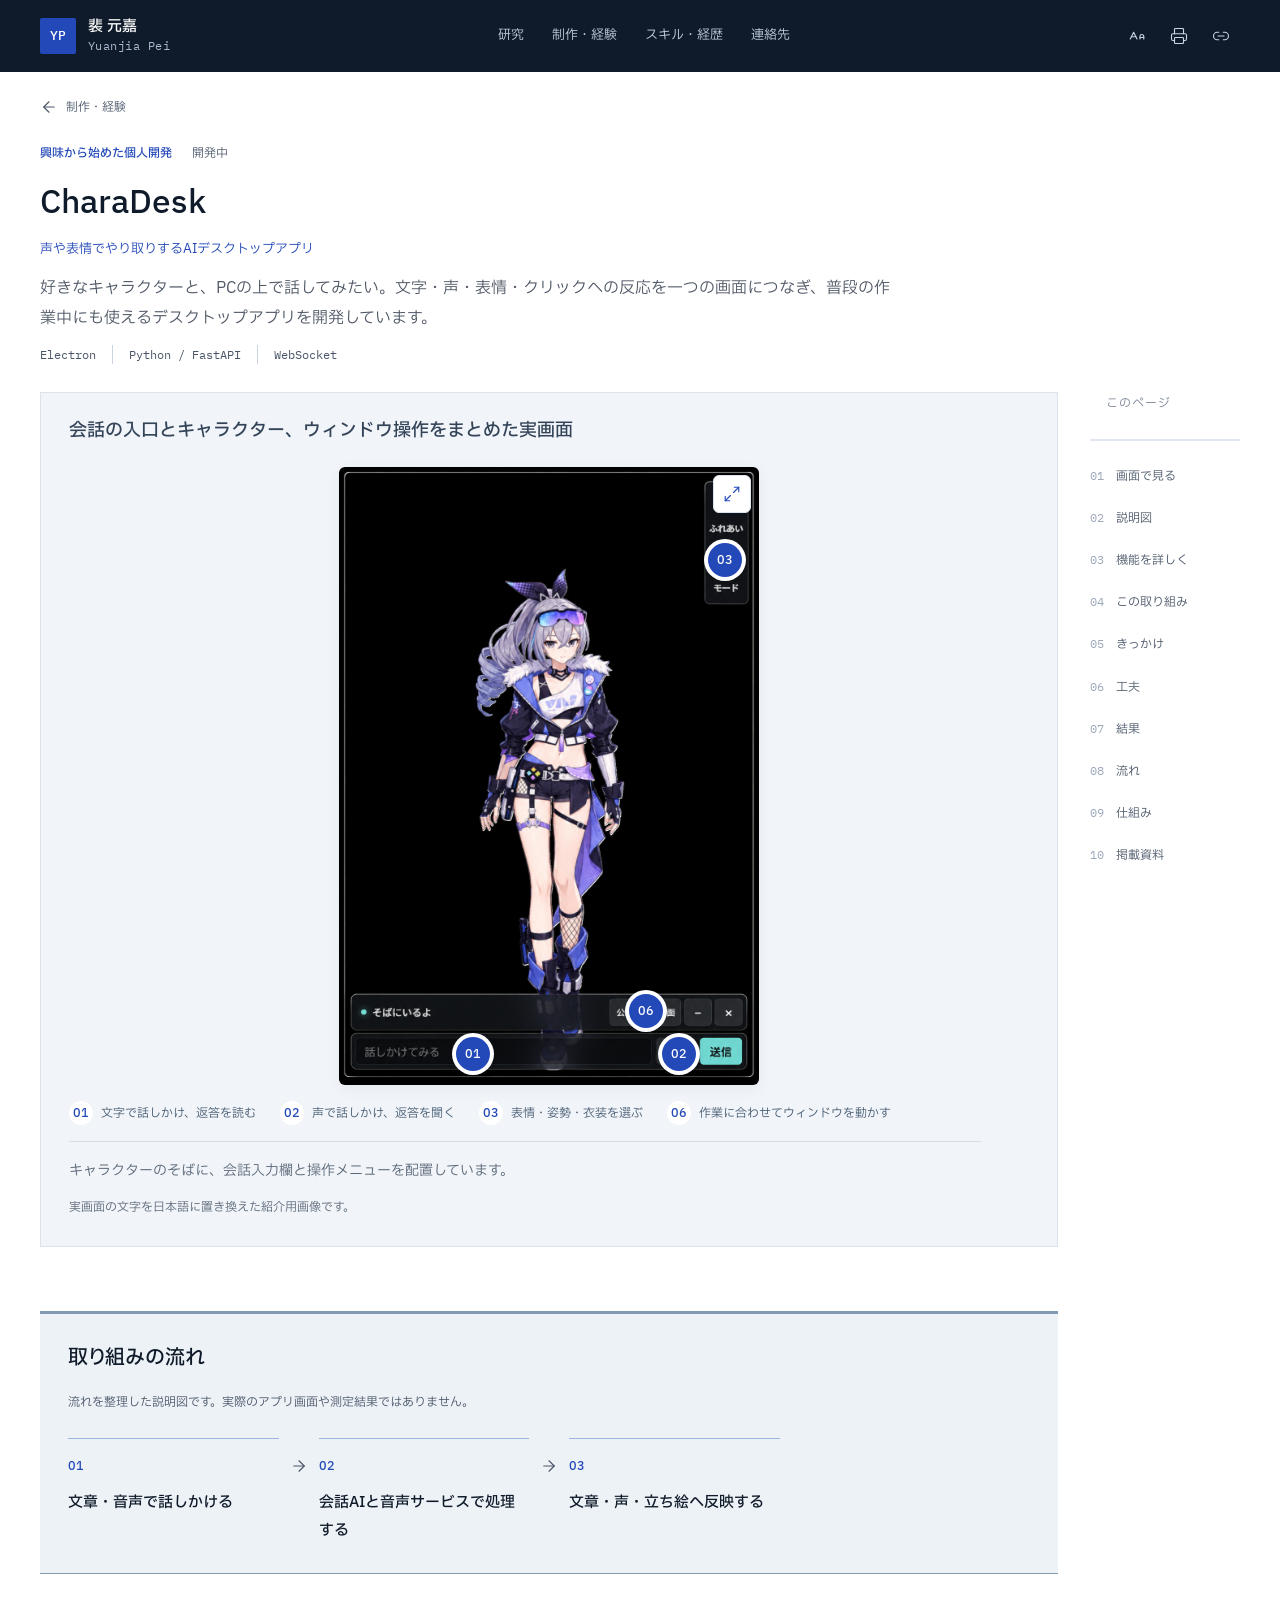
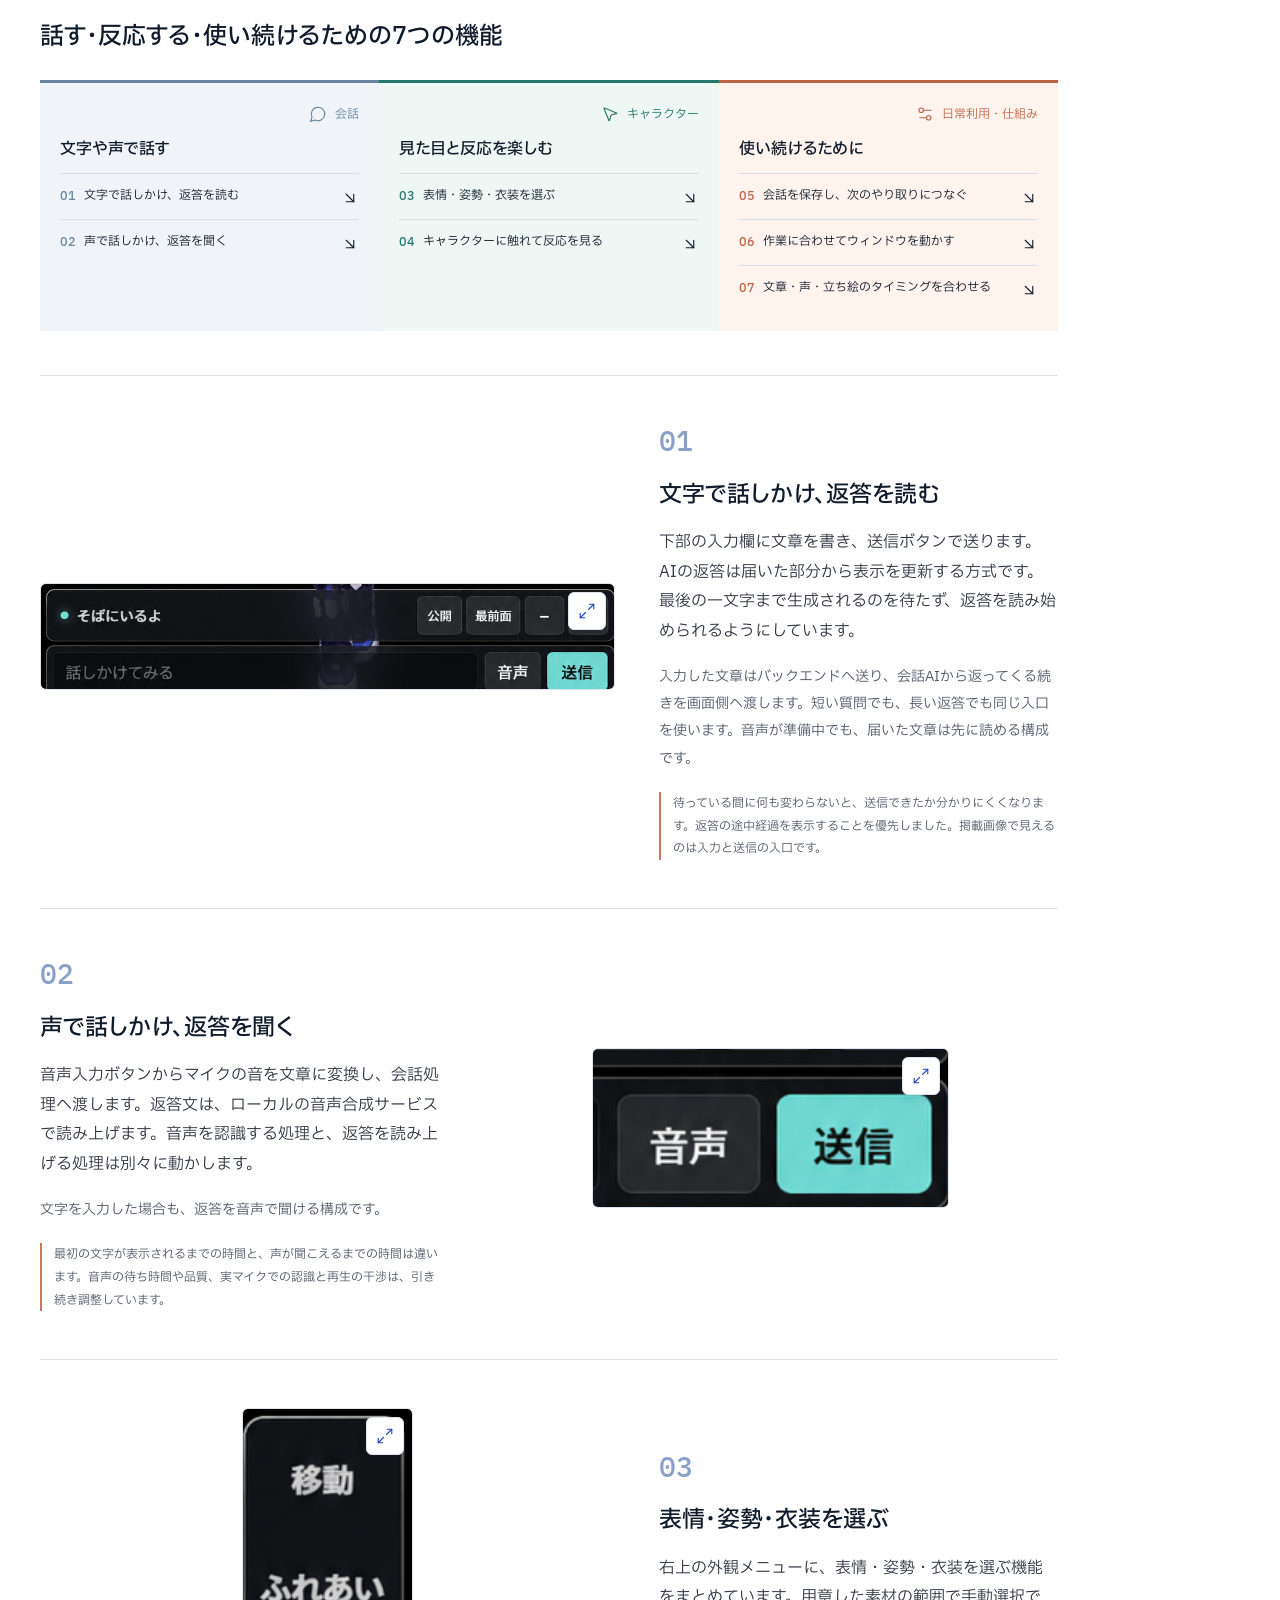
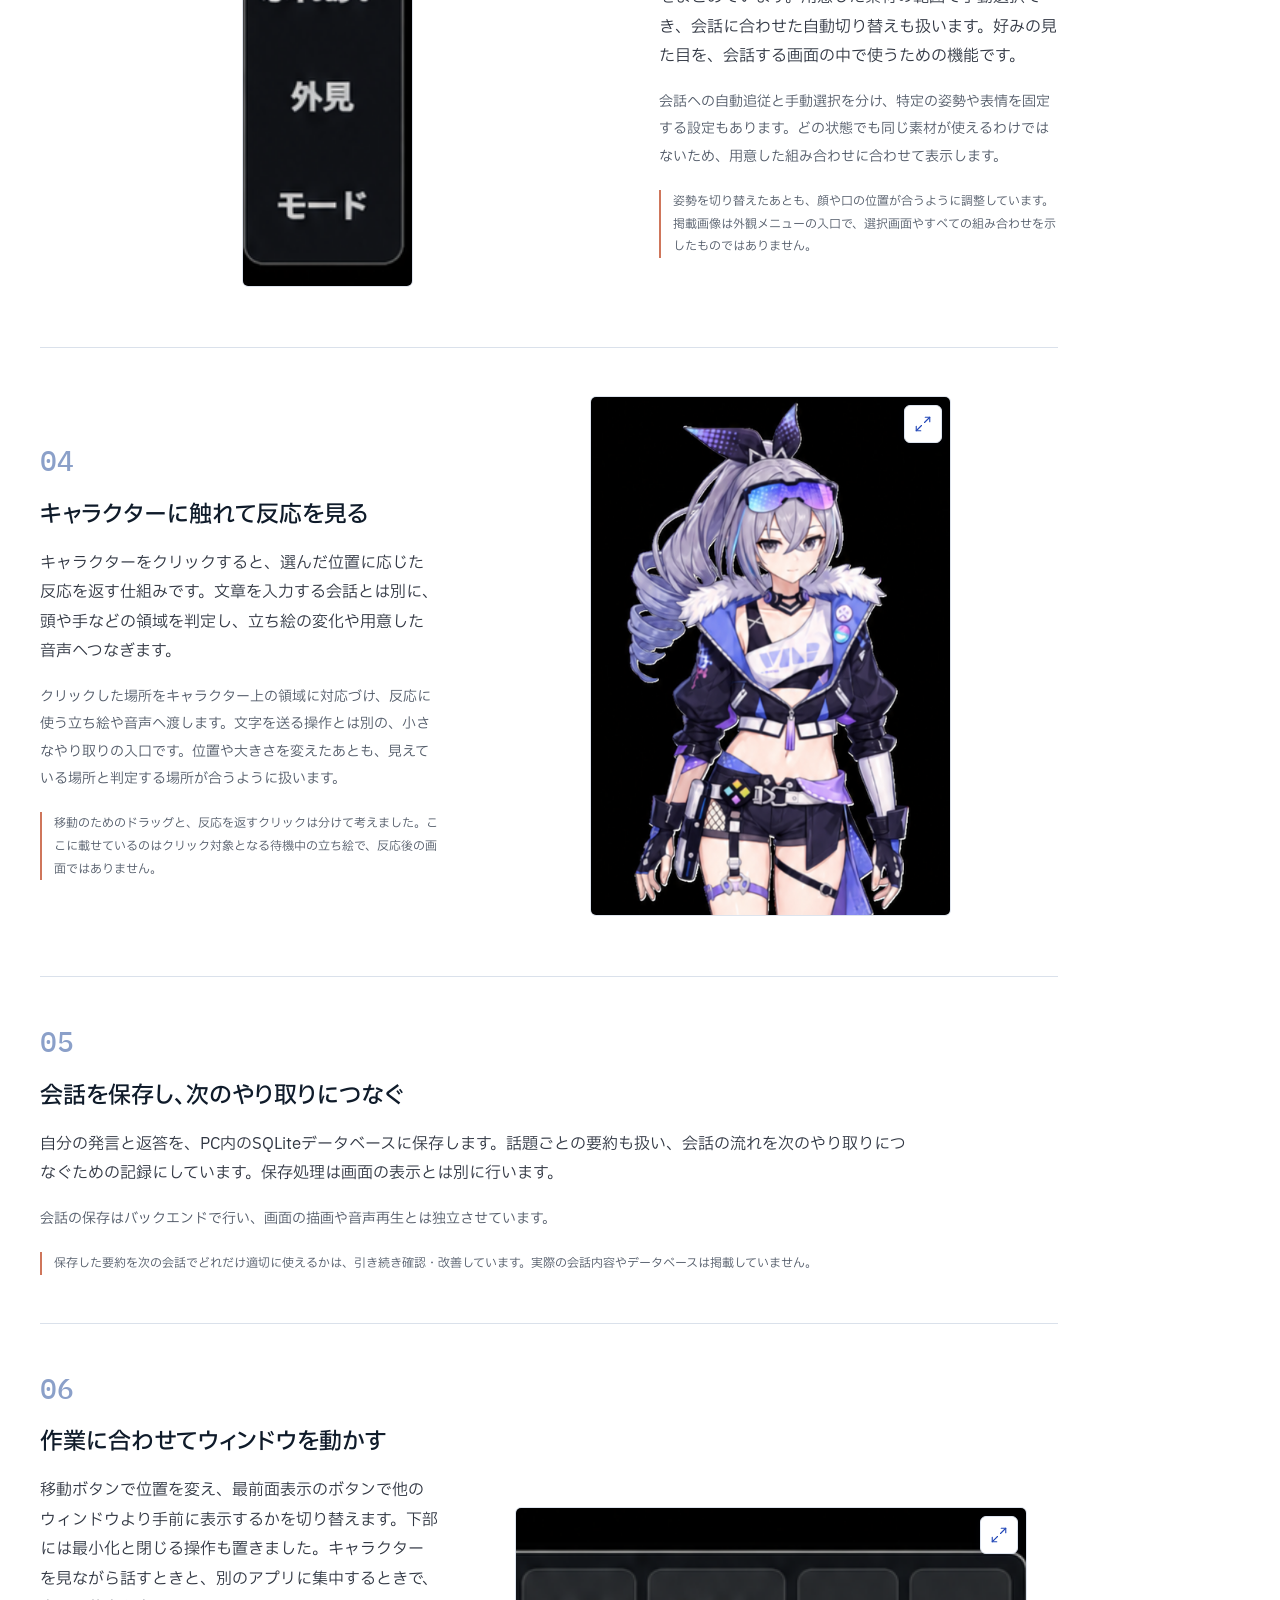
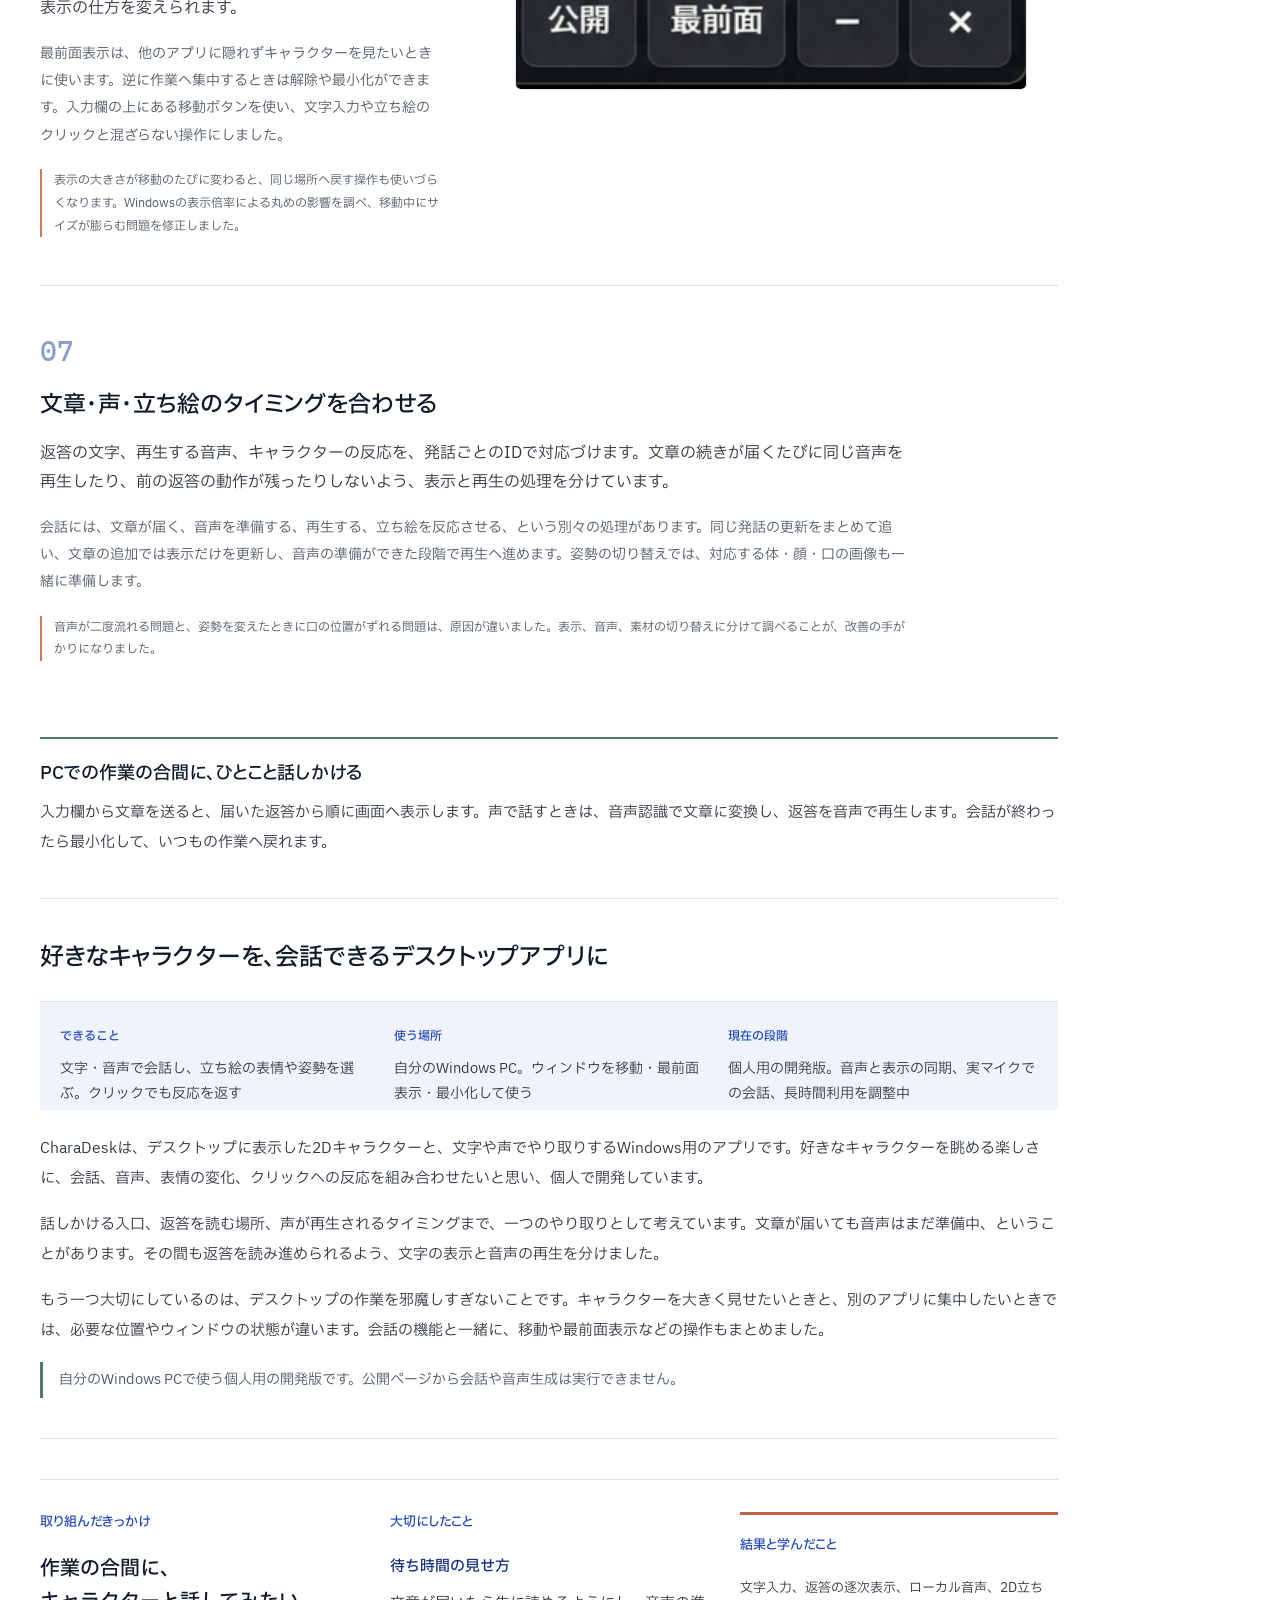
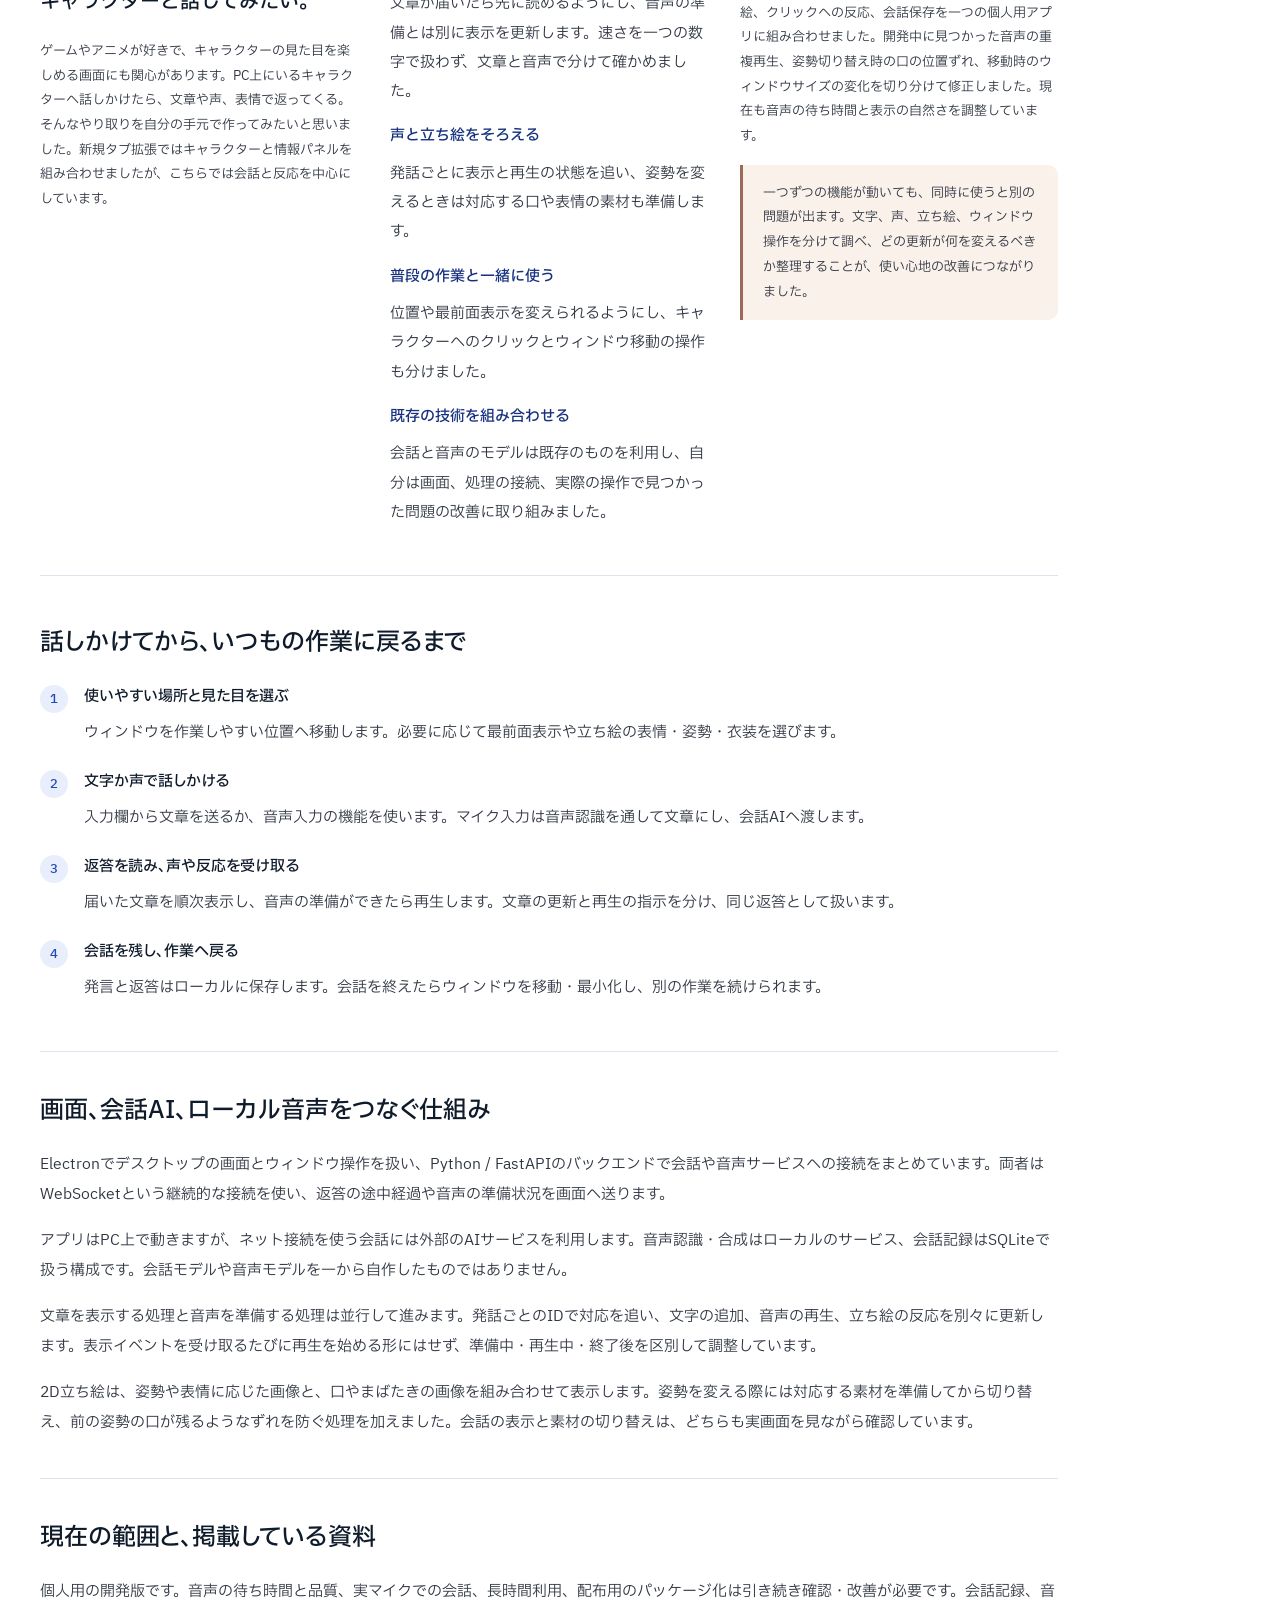
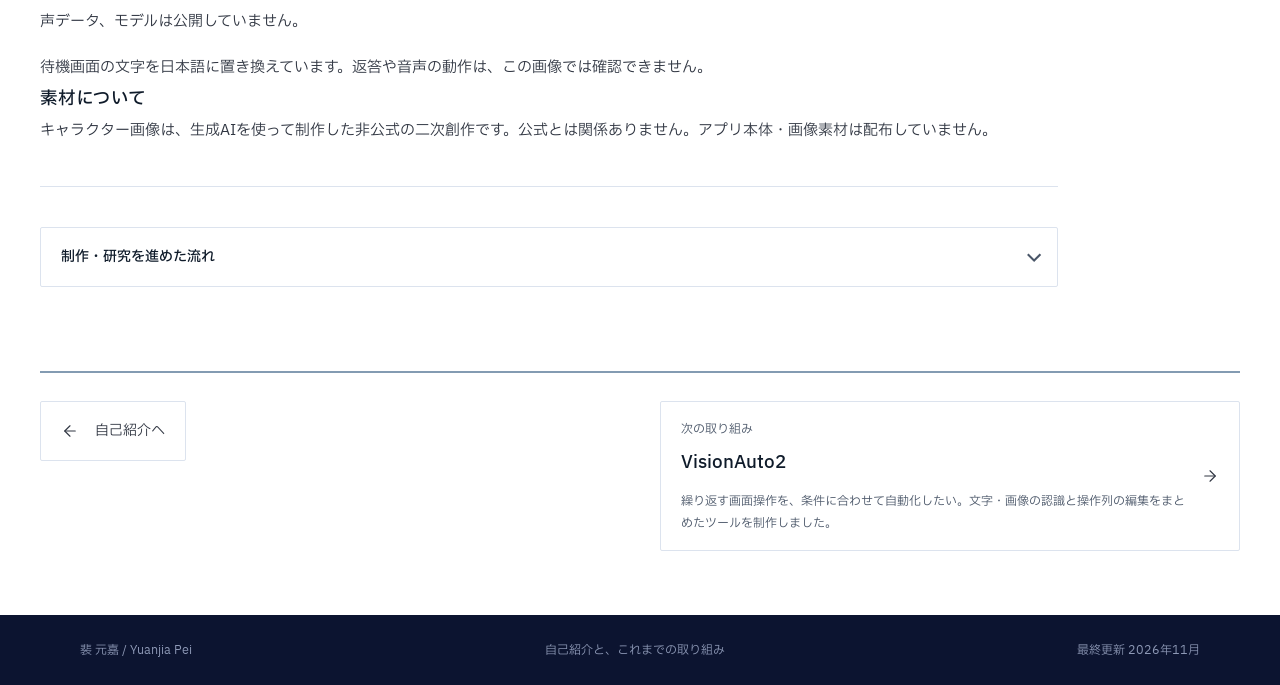
<file: projects/desktop-companion.html>
<!DOCTYPE html><html lang="ja"><head><meta charset="utf-8"><meta name="viewport" content="width=device-width,initial-scale=1"><meta name="description" content="好きなキャラクターと、PCの上で話してみたい。文字・声・表情・クリックへの反応をつなぎ、作業の合間にも使えるデスクトップアプリを個人開発しています。"><meta name="theme-color" content="#496681"><title>CharaDesk | 裴 元嘉</title>
<meta property="og:type" content="article"><meta property="og:title" content="CharaDesk | 裴 元嘉"><meta property="og:description" content="好きなキャラクターと、PCの上で話してみたい。文字・声・表情・クリックへの反応をつなぎ、作業の合間にも使えるデスクトップアプリを個人開発しています。"><meta property="og:url" content="https://2448309821.github.io/intro-page/projects/desktop-companion.html"><meta property="og:image" content="https://2448309821.github.io/intro-page/assets/profile-photo.jpeg"><meta property="og:locale" content="ja_JP"><meta name="twitter:card" content="summary">
<script>try{var f=localStorage.getItem("font-size");if(f==="l"||f==="xl")document.documentElement.dataset.font=f}catch(e){}</script><link rel="icon" href="data:image/svg+xml,%3Csvg xmlns='http://www.w3.org/2000/svg' viewBox='0 0 64 64'%3E%3Crect width='64' height='64' rx='8' fill='%23496681'/%3E%3Ctext x='32' y='41' text-anchor='middle' font-family='Arial' font-size='24' font-weight='700' fill='white'%3EYP%3C/text%3E%3C/svg%3E"><link rel="preconnect" href="https://fonts.googleapis.com"><link rel="preconnect" href="https://fonts.gstatic.com" crossorigin=""><link rel="stylesheet" href="https://fonts.googleapis.com/css2?family=IBM+Plex+Sans+JP:wght@400;500&amp;family=IBM+Plex+Mono:wght@400;500&amp;display=swap"><link rel="stylesheet" href="../style.01e42b67ec86.css"></head>
<body class="page-project"><a class="skip" href="#main">本文へ</a>
<header class="site-header"><a class="wordmark" href="../index.html"><span class="mark" aria-hidden="true">YP</span><span>裴 元嘉<small>Yuanjia Pei</small></span></a><nav aria-label="メインナビゲーション"><a href="../index.html#research">研究</a><a href="../index.html#development">制作・経験</a><a href="../index.html#profile">スキル・経歴</a><a href="../index.html#contact">連絡先</a></nav><div class="header-tools"><button class="icon-button" data-font-size="" title="文字サイズ：標準" aria-label="文字サイズを変更（現在：標準）"><svg xmlns="http://www.w3.org/2000/svg" width="24" height="24" viewBox="0 0 24 24" fill="none" stroke="currentColor" stroke-width="2" stroke-linecap="round" stroke-linejoin="round" class="lucide lucide-a-large-small" aria-hidden="true" focusable="false"><path d="M21 14h-5"></path><path d="M16 16v-3.5a2.5 2.5 0 0 1 5 0V16"></path><path d="M4.5 13h6"></path><path d="m3 16 4.5-9 4.5 9"></path></svg></button><button class="icon-button" data-print="" title="PDF / 印刷" aria-label="PDF / 印刷"><svg xmlns="http://www.w3.org/2000/svg" width="24" height="24" viewBox="0 0 24 24" fill="none" stroke="currentColor" stroke-width="2" stroke-linecap="round" stroke-linejoin="round" class="lucide lucide-printer" aria-hidden="true" focusable="false"><path d="M6 18H4a2 2 0 0 1-2-2v-5a2 2 0 0 1 2-2h16a2 2 0 0 1 2 2v5a2 2 0 0 1-2 2h-2"></path><path d="M6 9V3a1 1 0 0 1 1-1h10a1 1 0 0 1 1 1v6"></path><rect x="6" y="14" width="12" height="8" rx="1"></rect></svg></button><button class="icon-button" data-share="" title="このページのリンクをコピー" aria-label="このページのリンクをコピー"><svg xmlns="http://www.w3.org/2000/svg" width="24" height="24" viewBox="0 0 24 24" fill="none" stroke="currentColor" stroke-width="2" stroke-linecap="round" stroke-linejoin="round" class="lucide lucide-link-2" aria-hidden="true" focusable="false"><path d="M9 17H7A5 5 0 0 1 7 7h2"></path><path d="M15 7h2a5 5 0 1 1 0 10h-2"></path><line x1="8" x2="16" y1="12" y2="12"></line></svg></button><button class="icon-button mobile-menu" data-menu="" title="メニュー" aria-label="メニュー" aria-expanded="false"><span data-icon-closed=""><svg xmlns="http://www.w3.org/2000/svg" width="24" height="24" viewBox="0 0 24 24" fill="none" stroke="currentColor" stroke-width="2" stroke-linecap="round" stroke-linejoin="round" class="lucide lucide-menu" aria-hidden="true" focusable="false"><line x1="4" x2="20" y1="12" y2="12"></line><line x1="4" x2="20" y1="6" y2="6"></line><line x1="4" x2="20" y1="18" y2="18"></line></svg></span><span data-icon-open="" hidden=""><svg xmlns="http://www.w3.org/2000/svg" width="24" height="24" viewBox="0 0 24 24" fill="none" stroke="currentColor" stroke-width="2" stroke-linecap="round" stroke-linejoin="round" class="lucide lucide-x" aria-hidden="true" focusable="false"><path d="M18 6 6 18"></path><path d="m6 6 12 12"></path></svg></span></button></div></header>

<main id="main"><div class="container project-page story-page story-v2 group-development"><a class="back-link" href="../index.html#development"><svg xmlns="http://www.w3.org/2000/svg" width="24" height="24" viewBox="0 0 24 24" fill="none" stroke="currentColor" stroke-width="2" stroke-linecap="round" stroke-linejoin="round" class="lucide lucide-arrow-left" aria-hidden="true" focusable="false"><path d="m12 19-7-7 7-7"></path><path d="M19 12H5"></path></svg>制作・経験</a><header class="project-heading"><div class="project-heading-meta"><span>興味から始めた個人開発</span><span class="state-label">開発中</span></div><h1>CharaDesk</h1><p class="project-name-subtitle">声や表情でやり取りするAIデスクトップアプリ</p><p>好きなキャラクターと、PCの上で話してみたい。文字・声・表情・クリックへの反応を一つの画面につなぎ、普段の作業中にも使えるデスクトップアプリを開発しています。</p><div class="tag-list"><span>Electron</span><span>Python / FastAPI</span><span>WebSocket</span></div></header>
<div class="case-layout"><nav id="project-index" class="case-index" aria-label="このプロジェクトの目次"><p>このページ</p><button class="compact-index-button" data-index-toggle="" aria-controls="project-index" aria-expanded="false" aria-label="目次を開く"><svg xmlns="http://www.w3.org/2000/svg" width="24" height="24" viewBox="0 0 24 24" fill="none" stroke="currentColor" stroke-width="2" stroke-linecap="round" stroke-linejoin="round" class="lucide lucide-list" aria-hidden="true" focusable="false"><path d="M3 12h.01"></path><path d="M3 18h.01"></path><path d="M3 6h.01"></path><path d="M8 12h13"></path><path d="M8 18h13"></path><path d="M8 6h13"></path></svg><span>目次</span></button><div class="reading-progress" role="progressbar" aria-label="閲覧位置" aria-valuemin="0" aria-valuemax="100" aria-valuenow="0"><span data-read-progress=""></span></div><a href="#screens" data-quick-link="screens"><span class="index-number">01</span>画面で見る</a><a href="#project-map" data-quick-link="project-map"><span class="index-number">02</span>説明図</a><a href="#capabilities" data-quick-link="capabilities"><span class="index-number">03</span>機能を詳しく</a><a href="#overview" data-quick-link="overview"><span class="index-number">04</span>この取り組み</a><a href="#background" data-quick-link="background"><span class="index-number">05</span>きっかけ</a><a href="#decisions" data-quick-link="decisions"><span class="index-number">06</span>工夫</a><a href="#outcome" data-quick-link="outcome"><span class="index-number">07</span>結果</a><a href="#usage" data-quick-link="usage"><span class="index-number">08</span>流れ</a><a href="#implementation" data-quick-link="implementation"><span class="index-number">09</span>仕組み</a><a href="#scope" data-quick-link="scope"><span class="index-number">10</span>掲載資料</a><button class="quick-top" data-top="" title="ページ上部へ戻る" aria-label="ページ上部へ戻る"><svg xmlns="http://www.w3.org/2000/svg" width="24" height="24" viewBox="0 0 24 24" fill="none" stroke="currentColor" stroke-width="2" stroke-linecap="round" stroke-linejoin="round" class="lucide lucide-arrow-up" aria-hidden="true" focusable="false"><path d="m5 12 7-7 7 7"></path><path d="M12 19V5"></path></svg></button></nav><div class="case-content">
<section id="screens" class="project-screens"><div class="screen-section-heading"><h2>画面で見る</h2></div><figure class="project-showcase" data-localized-media=""><div class="story-screen-title">会話の入口とキャラクター、ウィンドウ操作をまとめた実画面</div><div class="screenshot-frame story-frame   portrait-screen"><img class="project-screenshot" src="../assets/screenshots/desktop-companion-ja.png" alt="CharaDeskの待機画面の日本語表記版。2Dキャラクター、操作メニュー、会話入力欄。" width="1034" height="1521" loading="eager"><a class="screen-marker" href="#feature-desktop-companion-1" style="left:32%;top:95%" title="文字で話しかけ、返答を読む" aria-label="1. 文字で話しかけ、返答を読む">01</a><a class="screen-marker" href="#feature-desktop-companion-2" style="left:81%;top:95%" title="声で話しかけ、返答を聞く" aria-label="2. 声で話しかけ、返答を聞く">02</a><a class="screen-marker" href="#feature-desktop-companion-3" style="left:92%;top:15%" title="表情・姿勢・衣装を選ぶ" aria-label="3. 表情・姿勢・衣装を選ぶ">03</a><a class="screen-marker" href="#feature-desktop-companion-6" style="left:73%;top:88%" title="作業に合わせてウィンドウを動かす" aria-label="6. 作業に合わせてウィンドウを動かす">06</a><button class="icon-button expand-button " data-expand="" title="画面を拡大" aria-label="画面を拡大"><svg xmlns="http://www.w3.org/2000/svg" width="24" height="24" viewBox="0 0 24 24" fill="none" stroke="currentColor" stroke-width="2" stroke-linecap="round" stroke-linejoin="round" class="lucide lucide-maximize-2" aria-hidden="true" focusable="false"><polyline points="15 3 21 3 21 9"></polyline><polyline points="9 21 3 21 3 15"></polyline><line x1="21" x2="14" y1="3" y2="10"></line><line x1="3" x2="10" y1="21" y2="14"></line></svg></button></div><nav class="screen-key" aria-label="会話の入口とキャラクター、ウィンドウ操作をまとめた実画面に関連する機能"><a href="#feature-desktop-companion-1"><span>01</span>文字で話しかけ、返答を読む</a><a href="#feature-desktop-companion-2"><span>02</span>声で話しかけ、返答を聞く</a><a href="#feature-desktop-companion-3"><span>03</span>表情・姿勢・衣装を選ぶ</a><a href="#feature-desktop-companion-6"><span>06</span>作業に合わせてウィンドウを動かす</a></nav><figcaption><span class="screenshot-explanation">キャラクターのそばに、会話入力欄と操作メニューを配置しています。</span>実画面の文字を日本語に置き換えた紹介用画像です。</figcaption></figure></section>
<section id="project-map" class="project-map"><h2>取り組みの流れ</h2><p class="diagram-disclosure">流れを整理した説明図です。実際のアプリ画面や測定結果ではありません。</p><ol class="story-diagram"><li><span>01</span><strong>文章・音声で話しかける</strong><svg xmlns="http://www.w3.org/2000/svg" width="24" height="24" viewBox="0 0 24 24" fill="none" stroke="currentColor" stroke-width="2" stroke-linecap="round" stroke-linejoin="round" class="lucide lucide-arrow-right" aria-hidden="true" focusable="false"><path d="M5 12h14"></path><path d="m12 5 7 7-7 7"></path></svg></li><li><span>02</span><strong>会話AIと音声サービスで処理する</strong><svg xmlns="http://www.w3.org/2000/svg" width="24" height="24" viewBox="0 0 24 24" fill="none" stroke="currentColor" stroke-width="2" stroke-linecap="round" stroke-linejoin="round" class="lucide lucide-arrow-right" aria-hidden="true" focusable="false"><path d="M5 12h14"></path><path d="m12 5 7 7-7 7"></path></svg></li><li><span>03</span><strong>文章・声・立ち絵へ反映する</strong></li></ol></section>
<section id="capabilities"><h2>話す・反応する・使い続けるための7つの機能</h2><nav class="feature-map grouped-feature-map" aria-label="機能一覧"><div class="feature-group phase-1"><div class="phase-heading"><svg xmlns="http://www.w3.org/2000/svg" width="24" height="24" viewBox="0 0 24 24" fill="none" stroke="currentColor" stroke-width="2" stroke-linecap="round" stroke-linejoin="round" class="lucide lucide-message-circle" aria-hidden="true" focusable="false"><path d="M7.9 20A9 9 0 1 0 4 16.1L2 22Z"></path></svg><span>会話</span></div><h3>文字や声で話す</h3><a href="#feature-desktop-companion-1"><span>01</span>文字で話しかけ、返答を読む<svg xmlns="http://www.w3.org/2000/svg" width="24" height="24" viewBox="0 0 24 24" fill="none" stroke="currentColor" stroke-width="2" stroke-linecap="round" stroke-linejoin="round" class="lucide lucide-arrow-down-right" aria-hidden="true" focusable="false"><path d="m7 7 10 10"></path><path d="M17 7v10H7"></path></svg></a><a href="#feature-desktop-companion-2"><span>02</span>声で話しかけ、返答を聞く<svg xmlns="http://www.w3.org/2000/svg" width="24" height="24" viewBox="0 0 24 24" fill="none" stroke="currentColor" stroke-width="2" stroke-linecap="round" stroke-linejoin="round" class="lucide lucide-arrow-down-right" aria-hidden="true" focusable="false"><path d="m7 7 10 10"></path><path d="M17 7v10H7"></path></svg></a></div><div class="feature-group phase-2"><div class="phase-heading"><svg xmlns="http://www.w3.org/2000/svg" width="24" height="24" viewBox="0 0 24 24" fill="none" stroke="currentColor" stroke-width="2" stroke-linecap="round" stroke-linejoin="round" class="lucide lucide-mouse-pointer-2" aria-hidden="true" focusable="false"><path d="M4.037 4.688a.495.495 0 0 1 .651-.651l16 6.5a.5.5 0 0 1-.063.947l-6.124 1.58a2 2 0 0 0-1.438 1.435l-1.579 6.126a.5.5 0 0 1-.947.063z"></path></svg><span>キャラクター</span></div><h3>見た目と反応を楽しむ</h3><a href="#feature-desktop-companion-3"><span>03</span>表情・姿勢・衣装を選ぶ<svg xmlns="http://www.w3.org/2000/svg" width="24" height="24" viewBox="0 0 24 24" fill="none" stroke="currentColor" stroke-width="2" stroke-linecap="round" stroke-linejoin="round" class="lucide lucide-arrow-down-right" aria-hidden="true" focusable="false"><path d="m7 7 10 10"></path><path d="M17 7v10H7"></path></svg></a><a href="#feature-desktop-companion-4"><span>04</span>キャラクターに触れて反応を見る<svg xmlns="http://www.w3.org/2000/svg" width="24" height="24" viewBox="0 0 24 24" fill="none" stroke="currentColor" stroke-width="2" stroke-linecap="round" stroke-linejoin="round" class="lucide lucide-arrow-down-right" aria-hidden="true" focusable="false"><path d="m7 7 10 10"></path><path d="M17 7v10H7"></path></svg></a></div><div class="feature-group phase-3"><div class="phase-heading"><svg xmlns="http://www.w3.org/2000/svg" width="24" height="24" viewBox="0 0 24 24" fill="none" stroke="currentColor" stroke-width="2" stroke-linecap="round" stroke-linejoin="round" class="lucide lucide-settings-2" aria-hidden="true" focusable="false"><path d="M20 7h-9"></path><path d="M14 17H5"></path><circle cx="17" cy="17" r="3"></circle><circle cx="7" cy="7" r="3"></circle></svg><span>日常利用・仕組み</span></div><h3>使い続けるために</h3><a href="#feature-desktop-companion-5"><span>05</span>会話を保存し、次のやり取りにつなぐ<svg xmlns="http://www.w3.org/2000/svg" width="24" height="24" viewBox="0 0 24 24" fill="none" stroke="currentColor" stroke-width="2" stroke-linecap="round" stroke-linejoin="round" class="lucide lucide-arrow-down-right" aria-hidden="true" focusable="false"><path d="m7 7 10 10"></path><path d="M17 7v10H7"></path></svg></a><a href="#feature-desktop-companion-6"><span>06</span>作業に合わせてウィンドウを動かす<svg xmlns="http://www.w3.org/2000/svg" width="24" height="24" viewBox="0 0 24 24" fill="none" stroke="currentColor" stroke-width="2" stroke-linecap="round" stroke-linejoin="round" class="lucide lucide-arrow-down-right" aria-hidden="true" focusable="false"><path d="m7 7 10 10"></path><path d="M17 7v10H7"></path></svg></a><a href="#feature-desktop-companion-7"><span>07</span>文章・声・立ち絵のタイミングを合わせる<svg xmlns="http://www.w3.org/2000/svg" width="24" height="24" viewBox="0 0 24 24" fill="none" stroke="currentColor" stroke-width="2" stroke-linecap="round" stroke-linejoin="round" class="lucide lucide-arrow-down-right" aria-hidden="true" focusable="false"><path d="m7 7 10 10"></path><path d="M17 7v10H7"></path></svg></a></div></nav><article id="feature-desktop-companion-1" tabindex="-1" class="feature-chapter " data-feature-chapter=""><div class="feature-copy"><span class="feature-number">01</span><h3>文字で話しかけ、返答を読む</h3><p>下部の入力欄に文章を書き、送信ボタンで送ります。AIの返答は届いた部分から表示を更新する方式です。最後の一文字まで生成されるのを待たず、返答を読み始められるようにしています。</p><p>入力した文章はバックエンドへ送り、会話AIから返ってくる続きを画面側へ渡します。短い質問でも、長い返答でも同じ入口を使います。音声が準備中でも、届いた文章は先に読める構成です。</p><p class="feature-care">待っている間に何も変わらないと、送信できたか分かりにくくなります。返答の途中経過を表示することを優先しました。掲載画像で見えるのは入力と送信の入口です。</p></div><figure class="project-showcase" data-localized-media=""><div class="story-screen-title">文字で話しかけ、返答を読む</div><div class="screenshot-frame story-frame compact-screen screen-detail " style="aspect-ratio:98230 / 18252;max-width:min(100%,1473.4499999999998px);margin-inline:auto"><img class="project-screenshot" src="../assets/screenshots/desktop-companion-ja.png" alt="CharaDeskの待機画面の日本語表記版。2Dキャラクター、操作メニュー、会話入力欄。" width="1034" height="1521" style="width:105.26315789473684%;max-width:none;left:-2.1052631578947367%;top:-716.6666666666666%" loading="lazy"><button class="icon-button expand-button " data-expand="" title="画面を拡大" aria-label="画面を拡大"><svg xmlns="http://www.w3.org/2000/svg" width="24" height="24" viewBox="0 0 24 24" fill="none" stroke="currentColor" stroke-width="2" stroke-linecap="round" stroke-linejoin="round" class="lucide lucide-maximize-2" aria-hidden="true" focusable="false"><polyline points="15 3 21 3 21 9"></polyline><polyline points="9 21 3 21 3 15"></polyline><line x1="21" x2="14" y1="3" y2="10"></line><line x1="3" x2="10" y1="21" y2="14"></line></svg></button></div><figcaption><span class="screenshot-explanation">日本語表記版：文字で話しかけ、返答を読む</span></figcaption></figure></article><article id="feature-desktop-companion-2" tabindex="-1" class="feature-chapter " data-feature-chapter=""><div class="feature-copy"><span class="feature-number">02</span><h3>声で話しかけ、返答を聞く</h3><p>音声入力ボタンからマイクの音を文章に変換し、会話処理へ渡します。返答文は、ローカルの音声合成サービスで読み上げます。音声を認識する処理と、返答を読み上げる処理は別々に動かします。</p><p>文字を入力した場合も、返答を音声で聞ける構成です。</p><p class="feature-care">最初の文字が表示されるまでの時間と、声が聞こえるまでの時間は違います。音声の待ち時間や品質、実マイクでの認識と再生の干渉は、引き続き調整しています。</p></div><figure class="project-showcase" data-localized-media=""><div class="story-screen-title">声で話しかけ、返答を聞く</div><div class="screenshot-frame story-frame compact-screen screen-detail " style="aspect-ratio:23782 / 10647;max-width:min(100%,356.73px);margin-inline:auto"><img class="project-screenshot" src="../assets/screenshots/desktop-companion-ja.png" alt="CharaDeskの待機画面の日本語表記版。2Dキャラクター、操作メニュー、会話入力欄。" width="1034" height="1521" style="width:434.7826086956522%;max-width:none;left:-321.7391304347826%;top:-1300%" loading="lazy"><button class="icon-button expand-button " data-expand="" title="画面を拡大" aria-label="画面を拡大"><svg xmlns="http://www.w3.org/2000/svg" width="24" height="24" viewBox="0 0 24 24" fill="none" stroke="currentColor" stroke-width="2" stroke-linecap="round" stroke-linejoin="round" class="lucide lucide-maximize-2" aria-hidden="true" focusable="false"><polyline points="15 3 21 3 21 9"></polyline><polyline points="9 21 3 21 3 15"></polyline><line x1="21" x2="14" y1="3" y2="10"></line><line x1="3" x2="10" y1="21" y2="14"></line></svg></button></div><figcaption><span class="screenshot-explanation">日本語表記版：声で話しかけ、返答を聞く</span></figcaption></figure></article><article id="feature-desktop-companion-3" tabindex="-1" class="feature-chapter " data-feature-chapter=""><div class="feature-copy"><span class="feature-number">03</span><h3>表情・姿勢・衣装を選ぶ</h3><p>右上の外観メニューに、表情・姿勢・衣装を選ぶ機能をまとめています。用意した素材の範囲で手動選択でき、会話に合わせた自動切り替えも扱います。好みの見た目を、会話する画面の中で使うための機能です。</p><p>会話への自動追従と手動選択を分け、特定の姿勢や表情を固定する設定もあります。どの状態でも同じ素材が使えるわけではないため、用意した組み合わせに合わせて表示します。</p><p class="feature-care">姿勢を切り替えたあとも、顔や口の位置が合うように調整しています。掲載画像は外観メニューの入口で、選択画面やすべての組み合わせを示したものではありません。</p></div><figure class="project-showcase" data-localized-media=""><div class="story-screen-title">表情・姿勢・衣装を選ぶ</div><div class="screenshot-frame story-frame compact-screen screen-detail " style="aspect-ratio:11374 / 31941;max-width:min(100%,170.60999999999999px);margin-inline:auto"><img class="project-screenshot" src="../assets/screenshots/desktop-companion-ja.png" alt="CharaDeskの待機画面の日本語表記版。2Dキャラクター、操作メニュー、会話入力欄。" width="1034" height="1521" style="width:909.0909090909091%;max-width:none;left:-790.9090909090909%;top:-9.523809523809524%" loading="lazy"><button class="icon-button expand-button " data-expand="" title="画面を拡大" aria-label="画面を拡大"><svg xmlns="http://www.w3.org/2000/svg" width="24" height="24" viewBox="0 0 24 24" fill="none" stroke="currentColor" stroke-width="2" stroke-linecap="round" stroke-linejoin="round" class="lucide lucide-maximize-2" aria-hidden="true" focusable="false"><polyline points="15 3 21 3 21 9"></polyline><polyline points="9 21 3 21 3 15"></polyline><line x1="21" x2="14" y1="3" y2="10"></line><line x1="3" x2="10" y1="21" y2="14"></line></svg></button></div><figcaption><span class="screenshot-explanation">日本語表記版：表情・姿勢・衣装を選ぶ</span></figcaption></figure></article><article id="feature-desktop-companion-4" tabindex="-1" class="feature-chapter " data-feature-chapter=""><div class="feature-copy"><span class="feature-number">04</span><h3>キャラクターに触れて反応を見る</h3><p>キャラクターをクリックすると、選んだ位置に応じた反応を返す仕組みです。文章を入力する会話とは別に、頭や手などの領域を判定し、立ち絵の変化や用意した音声へつなぎます。</p><p>クリックした場所をキャラクター上の領域に対応づけ、反応に使う立ち絵や音声へ渡します。文字を送る操作とは別の、小さなやり取りの入口です。位置や大きさを変えたあとも、見えている場所と判定する場所が合うように扱います。</p><p class="feature-care">移動のためのドラッグと、反応を返すクリックは分けて考えました。ここに載せているのはクリック対象となる待機中の立ち絵で、反応後の画面ではありません。</p></div><figure class="project-showcase" data-localized-media=""><div class="story-screen-title">キャラクターに触れて反応を見る</div><div class="screenshot-frame story-frame compact-screen screen-detail " style="aspect-ratio:46530 / 66924;max-width:min(100%,361.53846153846155px);margin-inline:auto"><img class="project-screenshot" src="../assets/screenshots/desktop-companion-ja.png" alt="CharaDeskの待機画面の日本語表記版。2Dキャラクター、操作メニュー、会話入力欄。" width="1034" height="1521" style="width:222.22222222222223%;max-width:none;left:-62.22222222222222%;top:-36.36363636363637%" loading="lazy"><button class="icon-button expand-button " data-expand="" title="画面を拡大" aria-label="画面を拡大"><svg xmlns="http://www.w3.org/2000/svg" width="24" height="24" viewBox="0 0 24 24" fill="none" stroke="currentColor" stroke-width="2" stroke-linecap="round" stroke-linejoin="round" class="lucide lucide-maximize-2" aria-hidden="true" focusable="false"><polyline points="15 3 21 3 21 9"></polyline><polyline points="9 21 3 21 3 15"></polyline><line x1="21" x2="14" y1="3" y2="10"></line><line x1="3" x2="10" y1="21" y2="14"></line></svg></button></div><figcaption><span class="screenshot-explanation">日本語表記版：キャラクターに触れて反応を見る</span></figcaption></figure></article><article id="feature-desktop-companion-5" tabindex="-1" class="feature-chapter without-screen" data-feature-chapter=""><div class="feature-copy"><span class="feature-number">05</span><h3>会話を保存し、次のやり取りにつなぐ</h3><p>自分の発言と返答を、PC内のSQLiteデータベースに保存します。話題ごとの要約も扱い、会話の流れを次のやり取りにつなぐための記録にしています。保存処理は画面の表示とは別に行います。</p><p>会話の保存はバックエンドで行い、画面の描画や音声再生とは独立させています。</p><p class="feature-care">保存した要約を次の会話でどれだけ適切に使えるかは、引き続き確認・改善しています。実際の会話内容やデータベースは掲載していません。</p></div></article><article id="feature-desktop-companion-6" tabindex="-1" class="feature-chapter " data-feature-chapter=""><div class="feature-copy"><span class="feature-number">06</span><h3>作業に合わせてウィンドウを動かす</h3><p>移動ボタンで位置を変え、最前面表示のボタンで他のウィンドウより手前に表示するかを切り替えます。下部には最小化と閉じる操作も置きました。キャラクターを見ながら話すときと、別のアプリに集中するときで、表示の仕方を変えられます。</p><p>最前面表示は、他のアプリに隠れずキャラクターを見たいときに使います。逆に作業へ集中するときは解除や最小化ができます。入力欄の上にある移動ボタンを使い、文字入力や立ち絵のクリックと混ざらない操作にしました。</p><p class="feature-care">表示の大きさが移動のたびに変わると、同じ場所へ戻す操作も使いづらくなります。Windowsの表示倍率による丸めの影響を調べ、移動中にサイズが膨らむ問題を修正しました。</p></div><figure class="project-showcase" data-localized-media=""><div class="story-screen-title">作業に合わせてウィンドウを動かす</div><div class="screenshot-frame story-frame compact-screen screen-detail " style="aspect-ratio:34122 / 12168;max-width:min(100%,511.83000000000004px);margin-inline:auto"><img class="project-screenshot" src="../assets/screenshots/desktop-companion-ja.png" alt="CharaDeskの待機画面の日本語表記版。2Dキャラクター、操作メニュー、会話入力欄。" width="1034" height="1521" style="width:303.030303030303%;max-width:none;left:-193.93939393939394%;top:-1050%" loading="lazy"><button class="icon-button expand-button " data-expand="" title="画面を拡大" aria-label="画面を拡大"><svg xmlns="http://www.w3.org/2000/svg" width="24" height="24" viewBox="0 0 24 24" fill="none" stroke="currentColor" stroke-width="2" stroke-linecap="round" stroke-linejoin="round" class="lucide lucide-maximize-2" aria-hidden="true" focusable="false"><polyline points="15 3 21 3 21 9"></polyline><polyline points="9 21 3 21 3 15"></polyline><line x1="21" x2="14" y1="3" y2="10"></line><line x1="3" x2="10" y1="21" y2="14"></line></svg></button></div><figcaption><span class="screenshot-explanation">日本語表記版：作業に合わせてウィンドウを動かす</span></figcaption></figure></article><article id="feature-desktop-companion-7" tabindex="-1" class="feature-chapter without-screen" data-feature-chapter=""><div class="feature-copy"><span class="feature-number">07</span><h3>文章・声・立ち絵のタイミングを合わせる</h3><p>返答の文字、再生する音声、キャラクターの反応を、発話ごとのIDで対応づけます。文章の続きが届くたびに同じ音声を再生したり、前の返答の動作が残ったりしないよう、表示と再生の処理を分けています。</p><p>会話には、文章が届く、音声を準備する、再生する、立ち絵を反応させる、という別々の処理があります。同じ発話の更新をまとめて追い、文章の追加では表示だけを更新し、音声の準備ができた段階で再生へ進めます。姿勢の切り替えでは、対応する体・顔・口の画像も一緒に準備します。</p><p class="feature-care">音声が二度流れる問題と、姿勢を変えたときに口の位置がずれる問題は、原因が違いました。表示、音声、素材の切り替えに分けて調べることが、改善の手がかりになりました。</p></div></article><div class="usage-example"><h3>PCでの作業の合間に、ひとこと話しかける</h3><p>入力欄から文章を送ると、届いた返答から順に画面へ表示します。声で話すときは、音声認識で文章に変換し、返答を音声で再生します。会話が終わったら最小化して、いつもの作業へ戻れます。</p></div></section>
<section id="overview"><h2>好きなキャラクターを、会話できるデスクトップアプリに</h2><dl class="project-brief"><div><dt>できること</dt><dd>文字・音声で会話し、立ち絵の表情や姿勢を選ぶ。クリックでも反応を返す</dd></div><div><dt>使う場所</dt><dd>自分のWindows PC。ウィンドウを移動・最前面表示・最小化して使う</dd></div><div><dt>現在の段階</dt><dd>個人用の開発版。音声と表示の同期、実マイクでの会話、長時間利用を調整中</dd></div></dl><p>CharaDeskは、デスクトップに表示した2Dキャラクターと、文字や声でやり取りするWindows用のアプリです。好きなキャラクターを眺める楽しさに、会話、音声、表情の変化、クリックへの反応を組み合わせたいと思い、個人で開発しています。</p><p>話しかける入口、返答を読む場所、声が再生されるタイミングまで、一つのやり取りとして考えています。文章が届いても音声はまだ準備中、ということがあります。その間も返答を読み進められるよう、文字の表示と音声の再生を分けました。</p><p>もう一つ大切にしているのは、デスクトップの作業を邪魔しすぎないことです。キャラクターを大きく見せたいときと、別のアプリに集中したいときでは、必要な位置やウィンドウの状態が違います。会話の機能と一緒に、移動や最前面表示などの操作もまとめました。</p><p class="project-audience">自分のWindows PCで使う個人用の開発版です。公開ページから会話や音声生成は実行できません。</p></section>
<div class="story-case-notes"><section id="background"><h2>取り組んだきっかけ</h2><p class="motivation-lead">作業の合間に、キャラクターと話してみたい。</p><p>ゲームやアニメが好きで、キャラクターの見た目を楽しめる画面にも関心があります。PC上にいるキャラクターへ話しかけたら、文章や声、表情で返ってくる。そんなやり取りを自分の手元で作ってみたいと思いました。新規タブ拡張ではキャラクターと情報パネルを組み合わせましたが、こちらでは会話と反応を中心にしています。</p></section><section id="decisions"><h2>大切にしたこと</h2><dl class="decision-list"><div><dt>待ち時間の見せ方</dt><dd>文章が届いたら先に読めるようにし、音声の準備とは別に表示を更新します。速さを一つの数字で扱わず、文章と音声で分けて確かめました。</dd></div><div><dt>声と立ち絵をそろえる</dt><dd>発話ごとに表示と再生の状態を追い、姿勢を変えるときは対応する口や表情の素材も準備します。</dd></div><div><dt>普段の作業と一緒に使う</dt><dd>位置や最前面表示を変えられるようにし、キャラクターへのクリックとウィンドウ移動の操作も分けました。</dd></div><div><dt>既存の技術を組み合わせる</dt><dd>会話と音声のモデルは既存のものを利用し、自分は画面、処理の接続、実際の操作で見つかった問題の改善に取り組みました。</dd></div></dl></section><section id="outcome"><h2>結果と学んだこと</h2><p>文字入力、返答の逐次表示、ローカル音声、2D立ち絵、クリックへの反応、会話保存を一つの個人用アプリに組み合わせました。開発中に見つかった音声の重複再生、姿勢切り替え時の口の位置ずれ、移動時のウィンドウサイズの変化を切り分けて修正しました。現在も音声の待ち時間と表示の自然さを調整しています。</p><p class="learning">一つずつの機能が動いても、同時に使うと別の問題が出ます。文字、声、立ち絵、ウィンドウ操作を分けて調べ、どの更新が何を変えるべきか整理することが、使い心地の改善につながりました。</p></section></div>
<section id="usage"><h2>話しかけてから、いつもの作業に戻るまで</h2><ol class="process-list usage-list "><li><h3>使いやすい場所と見た目を選ぶ</h3><p>ウィンドウを作業しやすい位置へ移動します。必要に応じて最前面表示や立ち絵の表情・姿勢・衣装を選びます。</p></li><li><h3>文字か声で話しかける</h3><p>入力欄から文章を送るか、音声入力の機能を使います。マイク入力は音声認識を通して文章にし、会話AIへ渡します。</p></li><li><h3>返答を読み、声や反応を受け取る</h3><p>届いた文章を順次表示し、音声の準備ができたら再生します。文章の更新と再生の指示を分け、同じ返答として扱います。</p></li><li><h3>会話を残し、作業へ戻る</h3><p>発言と返答はローカルに保存します。会話を終えたらウィンドウを移動・最小化し、別の作業を続けられます。</p></li></ol></section>

<section id="implementation"><h2>画面、会話AI、ローカル音声をつなぐ仕組み</h2><p>Electronでデスクトップの画面とウィンドウ操作を扱い、Python / FastAPIのバックエンドで会話や音声サービスへの接続をまとめています。両者はWebSocketという継続的な接続を使い、返答の途中経過や音声の準備状況を画面へ送ります。</p><p>アプリはPC上で動きますが、ネット接続を使う会話には外部のAIサービスを利用します。音声認識・合成はローカルのサービス、会話記録はSQLiteで扱う構成です。会話モデルや音声モデルを一から自作したものではありません。</p><p>文章を表示する処理と音声を準備する処理は並行して進みます。発話ごとのIDで対応を追い、文字の追加、音声の再生、立ち絵の反応を別々に更新します。表示イベントを受け取るたびに再生を始める形にはせず、準備中・再生中・終了後を区別して調整しています。</p><p>2D立ち絵は、姿勢や表情に応じた画像と、口やまばたきの画像を組み合わせて表示します。姿勢を変える際には対応する素材を準備してから切り替え、前の姿勢の口が残るようなずれを防ぐ処理を加えました。会話の表示と素材の切り替えは、どちらも実画面を見ながら確認しています。</p></section>


<section id="scope"><h2>現在の範囲と、掲載している資料</h2><p>個人用の開発版です。音声の待ち時間と品質、実マイクでの会話、長時間利用、配布用のパッケージ化は引き続き確認・改善が必要です。会話記録、音声データ、モデルは公開していません。</p><p>待機画面の文字を日本語に置き換えています。返答や音声の動作は、この画像では確認できません。</p><h3>素材について</h3><p data-media-note="">キャラクター画像は、生成AIを使って制作した非公式の二次創作です。公式とは関係ありません。アプリ本体・画像素材は配布していません。</p></section>
<details class="contribution"><summary>制作・研究を進めた流れ</summary><ol class="process-list"><li><h3>使う場面から考える</h3><p>話しかける、返答を読む、声を聞く、見た目を変える、作業へ戻るという流れに分け、必要な機能を決めました。</p></li><li><h3>画面と処理をつなぐ</h3><p>Electronの画面とFastAPIのバックエンドを接続し、会話AI、ローカル音声、SQLiteの保存処理を組み合わせました。</p></li><li><h3>実際のずれを切り分ける</h3><p>文章表示、音声再生、立ち絵の切り替えを別々に確認し、重複再生や口の位置ずれ、移動時のサイズ変化を調べました。</p></li><li><h3>修正後の表示を確かめる</h3><p>問題が出た操作を繰り返し、修正後の表示や再生を確認しています。音声の待ち時間や長時間の利用には、引き続き改善の余地があります。</p></li></ol></details></div></div><div class="project-next"><a href="../index.html"><svg xmlns="http://www.w3.org/2000/svg" width="24" height="24" viewBox="0 0 24 24" fill="none" stroke="currentColor" stroke-width="2" stroke-linecap="round" stroke-linejoin="round" class="lucide lucide-arrow-left" aria-hidden="true" focusable="false"><path d="m12 19-7-7 7-7"></path><path d="M19 12H5"></path></svg>自己紹介へ</a><a href="visionauto.html"><span>次の取り組み<strong>VisionAuto2</strong><small>繰り返す画面操作を、条件に合わせて自動化したい。文字・画像の認識と操作列の編集をまとめたツールを制作しました。</small></span><svg xmlns="http://www.w3.org/2000/svg" width="24" height="24" viewBox="0 0 24 24" fill="none" stroke="currentColor" stroke-width="2" stroke-linecap="round" stroke-linejoin="round" class="lucide lucide-arrow-right" aria-hidden="true" focusable="false"><path d="M5 12h14"></path><path d="m12 5 7 7-7 7"></path></svg></a></div></div></main><p class="toast" data-toast="" role="status" aria-live="polite"></p><footer class="site-footer"><div class="container footer-inner"><a href="../index.html">裴 元嘉 / Yuanjia Pei</a><span>自己紹介と、これまでの取り組み</span><small>最終更新 2026年11月</small></div></footer>
<dialog id="visual-dialog" aria-labelledby="visual-title"><div class="dialog-top"><h2 id="visual-title">プロジェクトの画面</h2><div class="dialog-tools"><button class="icon-button" data-zoom="" title="原寸で表示" aria-label="原寸で表示" aria-pressed="false"><span data-icon-closed=""><svg xmlns="http://www.w3.org/2000/svg" width="24" height="24" viewBox="0 0 24 24" fill="none" stroke="currentColor" stroke-width="2" stroke-linecap="round" stroke-linejoin="round" class="lucide lucide-zoom-in" aria-hidden="true" focusable="false"><circle cx="11" cy="11" r="8"></circle><line x1="21" x2="16.65" y1="21" y2="16.65"></line><line x1="11" x2="11" y1="8" y2="14"></line><line x1="8" x2="14" y1="11" y2="11"></line></svg></span><span data-icon-open="" hidden=""><svg xmlns="http://www.w3.org/2000/svg" width="24" height="24" viewBox="0 0 24 24" fill="none" stroke="currentColor" stroke-width="2" stroke-linecap="round" stroke-linejoin="round" class="lucide lucide-zoom-out" aria-hidden="true" focusable="false"><circle cx="11" cy="11" r="8"></circle><line x1="21" x2="16.65" y1="21" y2="16.65"></line><line x1="8" x2="14" y1="11" y2="11"></line></svg></span></button><button class="icon-button" data-close="" title="閉じる" aria-label="閉じる"><svg xmlns="http://www.w3.org/2000/svg" width="24" height="24" viewBox="0 0 24 24" fill="none" stroke="currentColor" stroke-width="2" stroke-linecap="round" stroke-linejoin="round" class="lucide lucide-x" aria-hidden="true" focusable="false"><path d="M18 6 6 18"></path><path d="m6 6 12 12"></path></svg></button></div></div><div id="visual-content" tabindex="0" role="region" aria-label="プロジェクト画像"></div><p id="visual-caption"></p></dialog>
<script src="../app.04f0bc5e4f0a.js"></script></body></html>
</file>
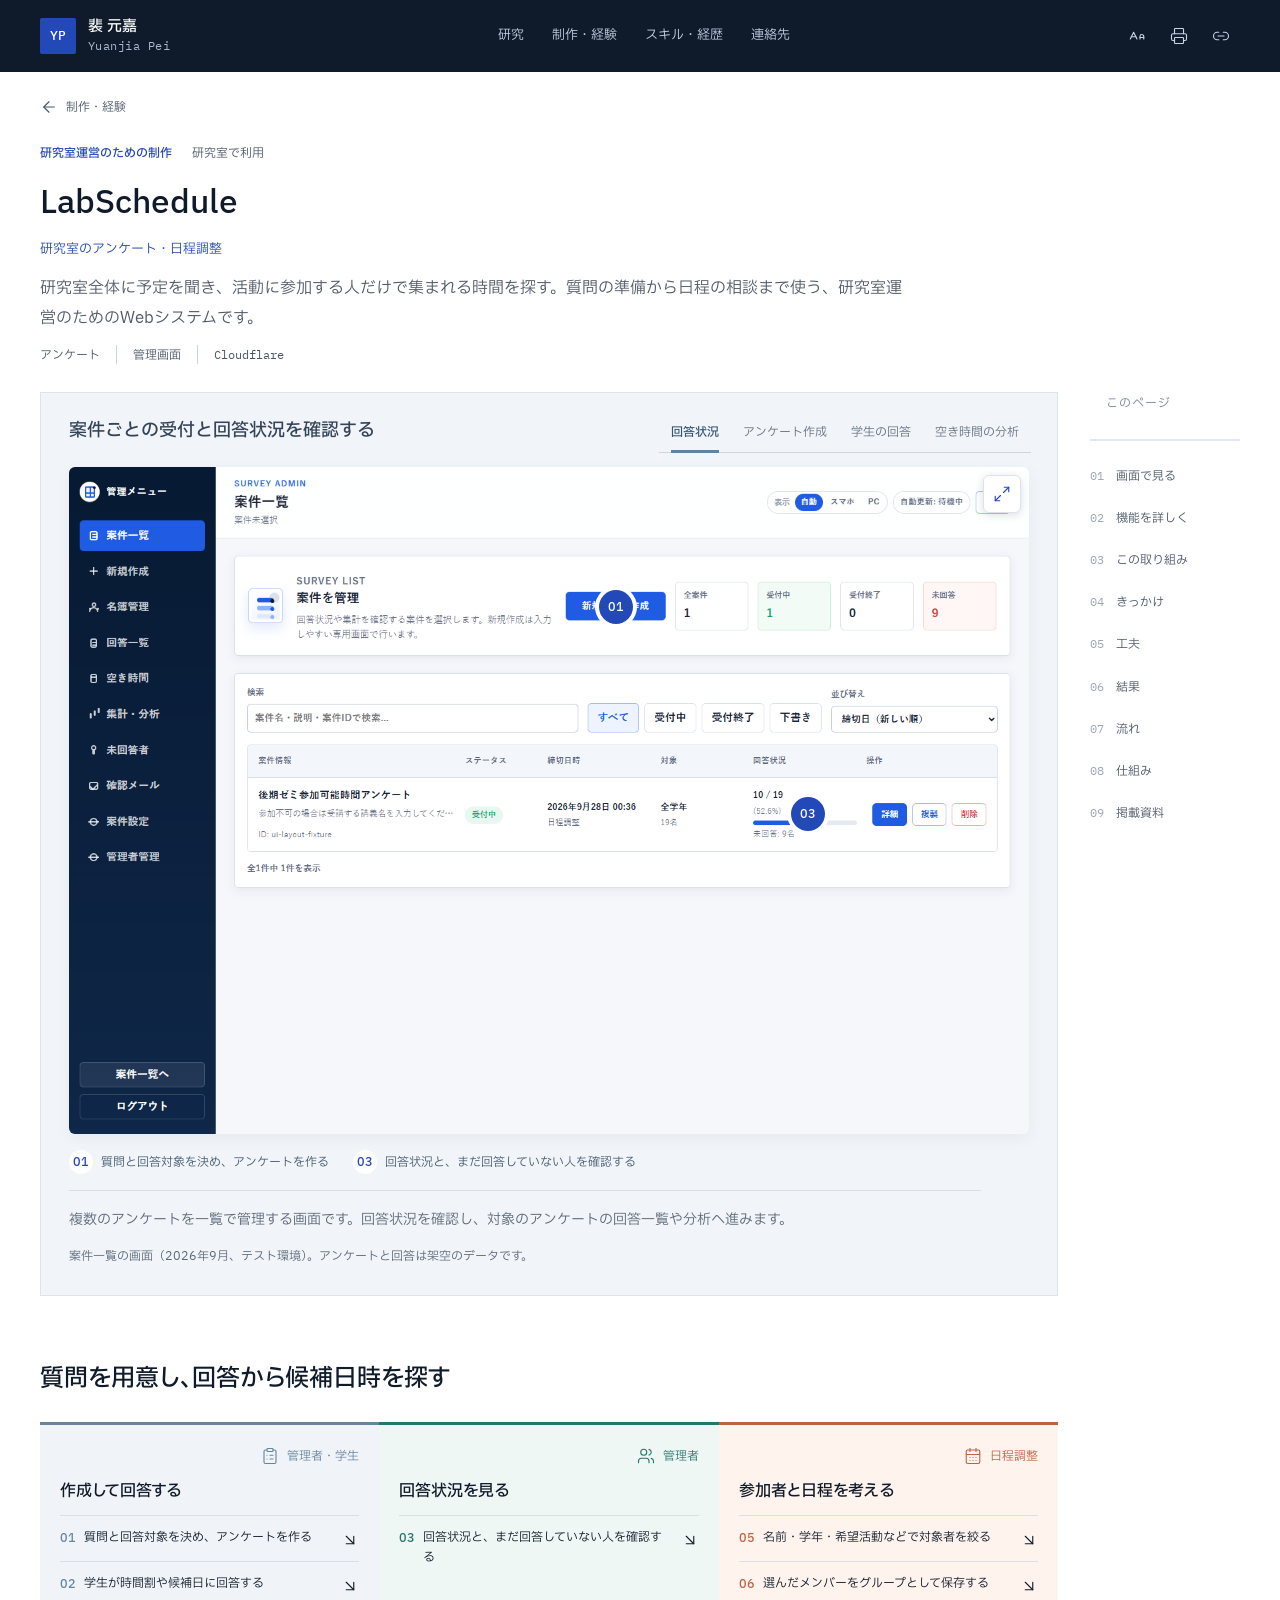
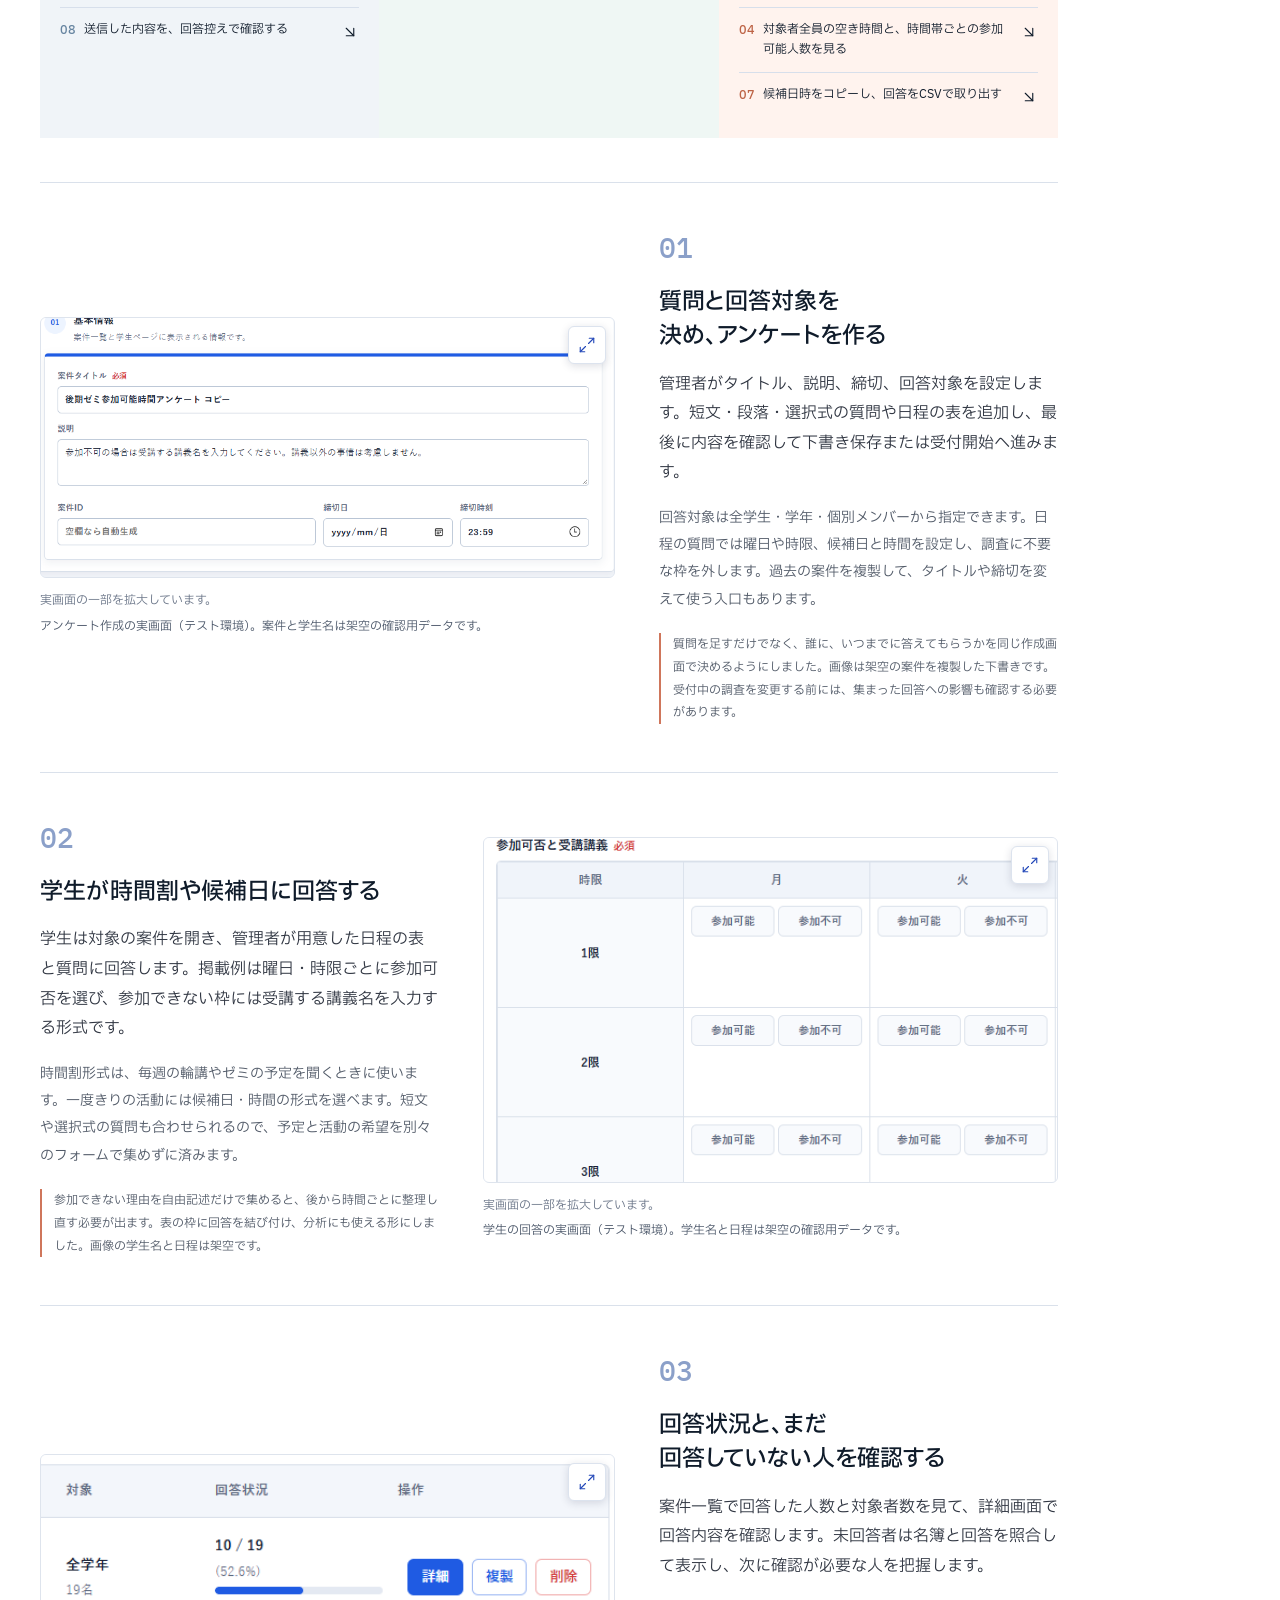
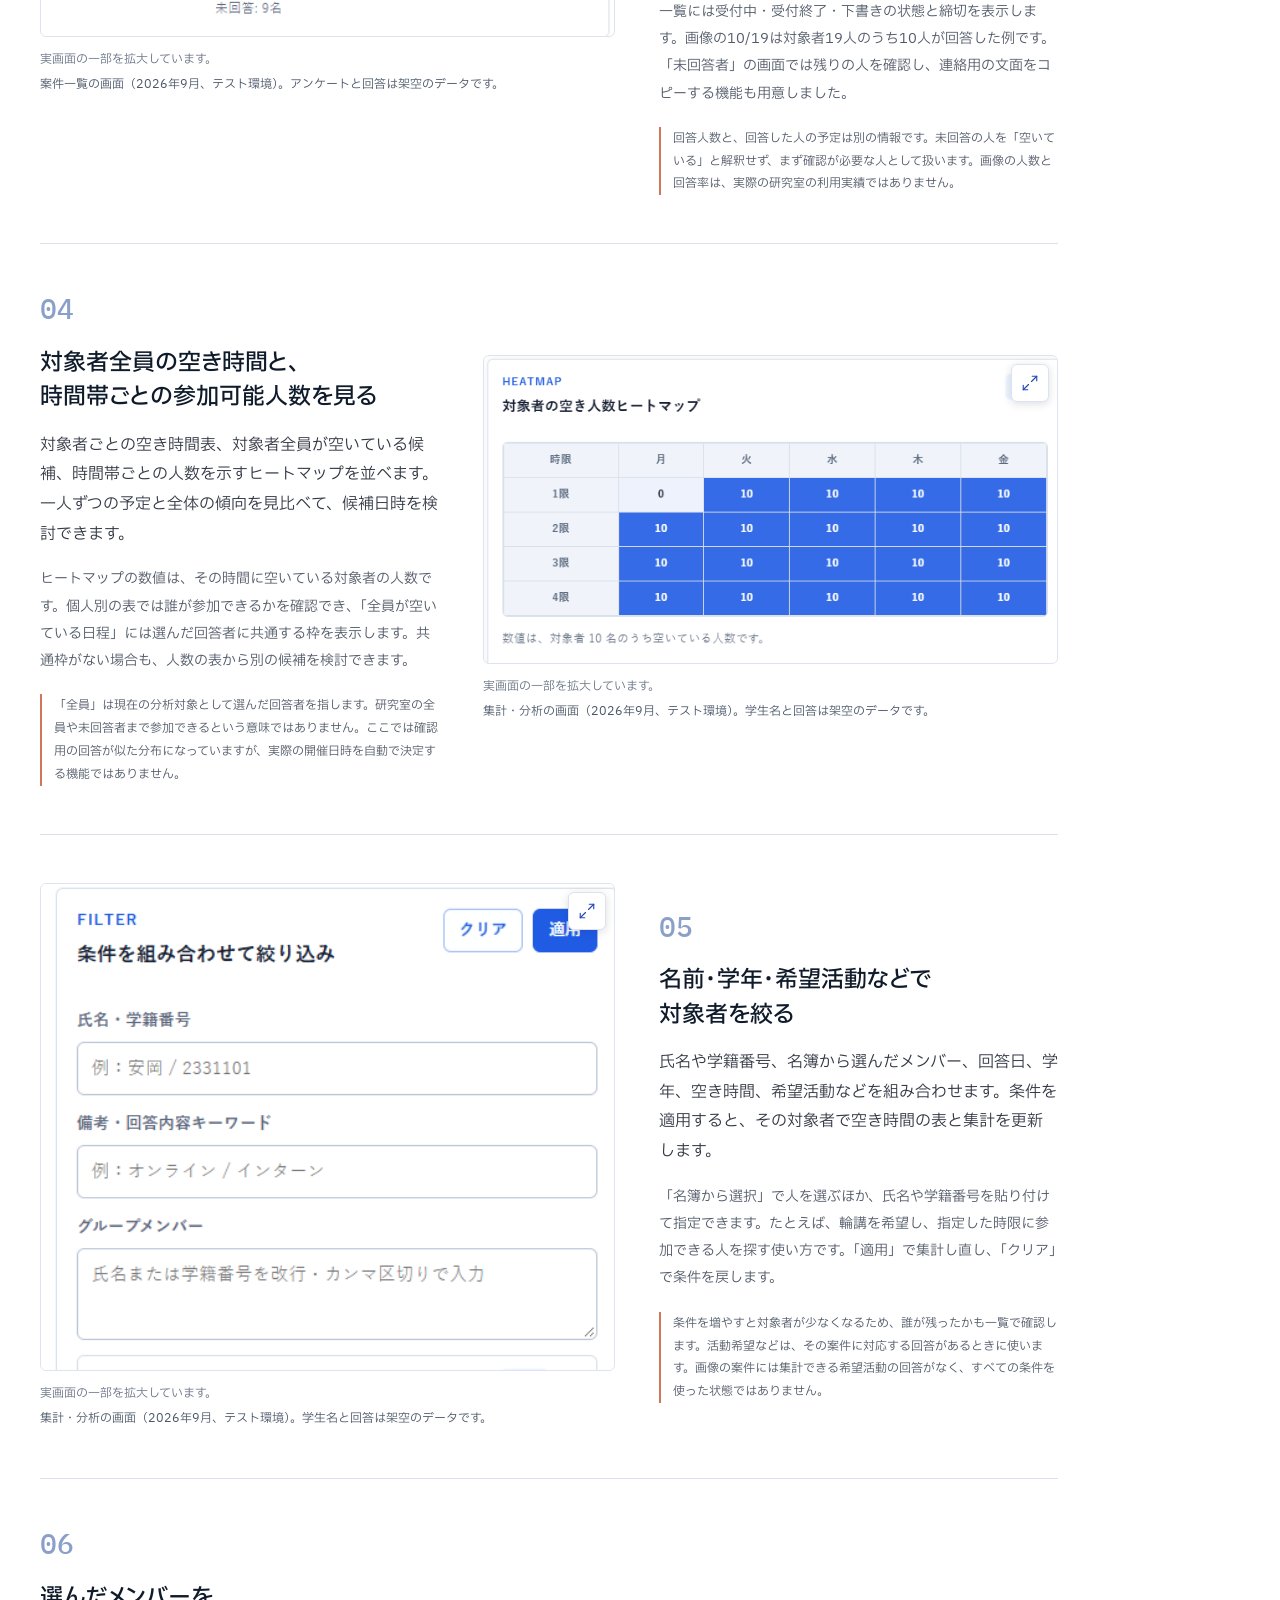
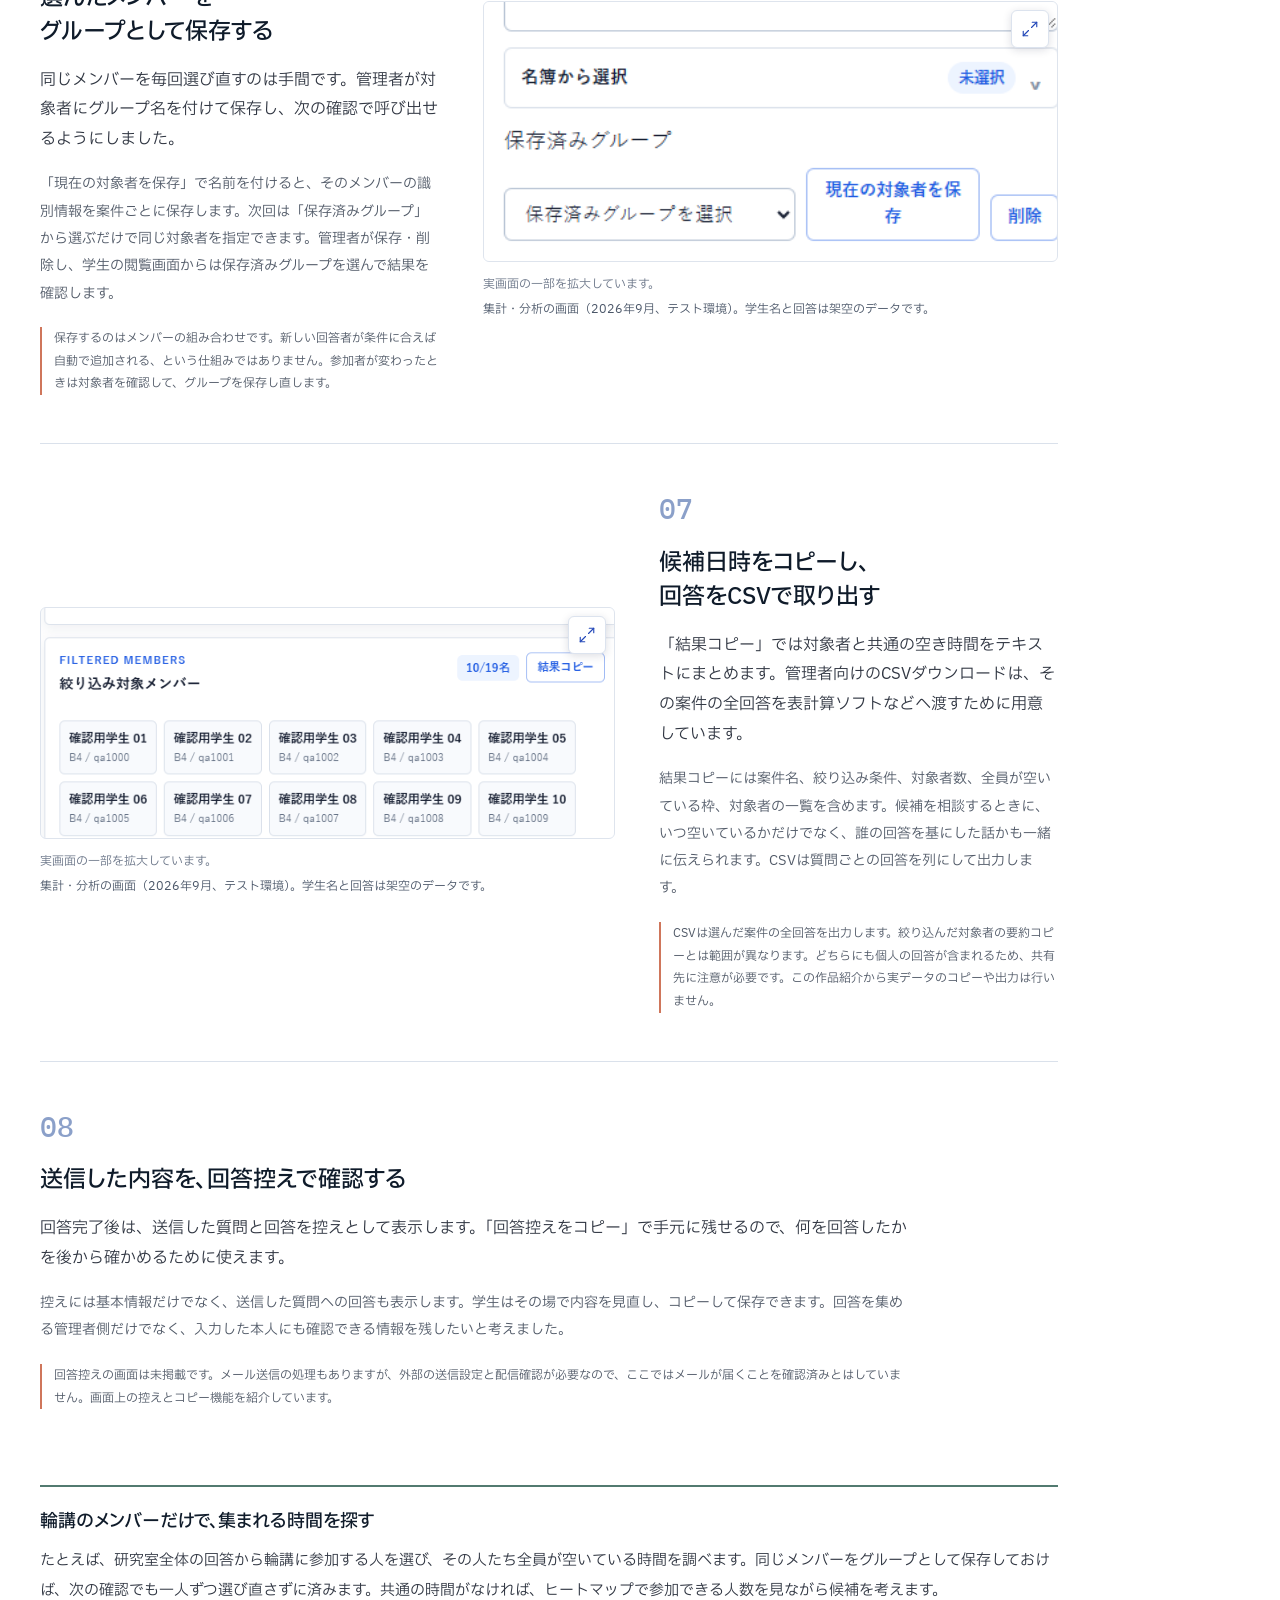
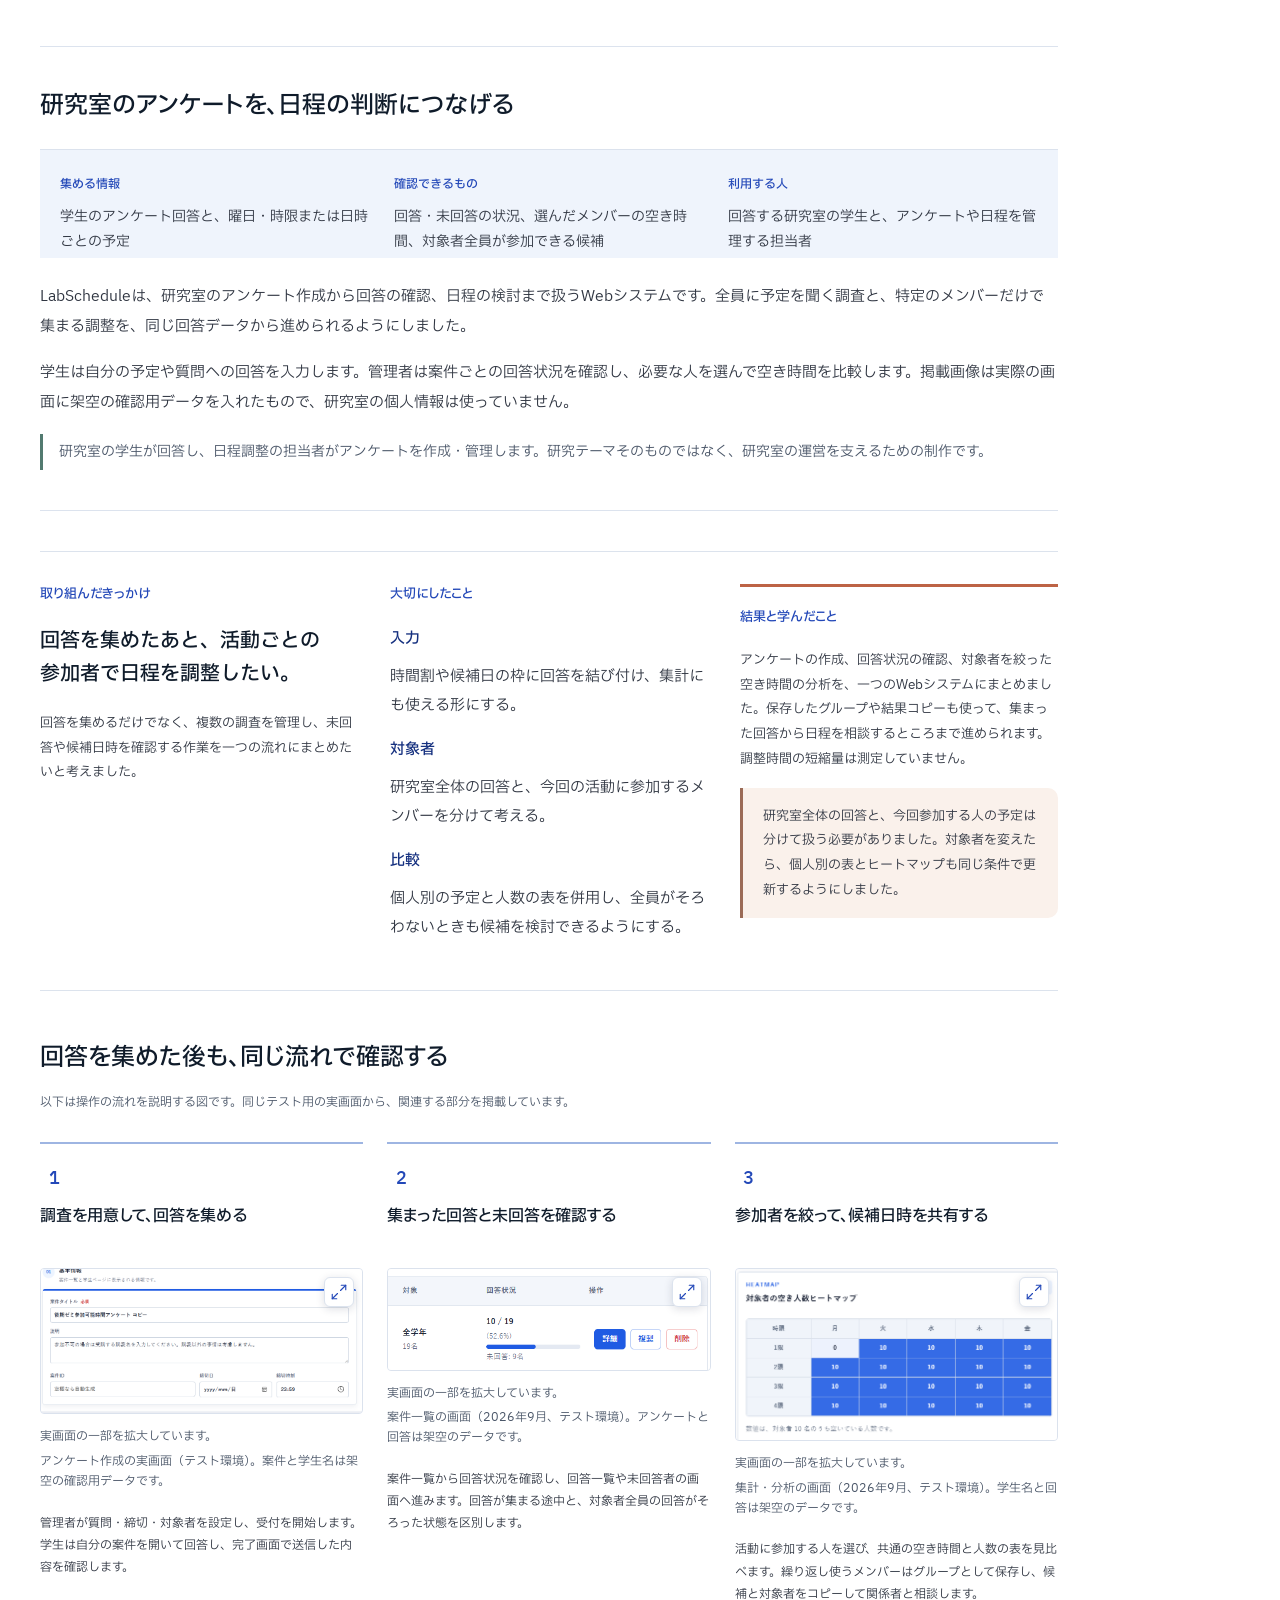
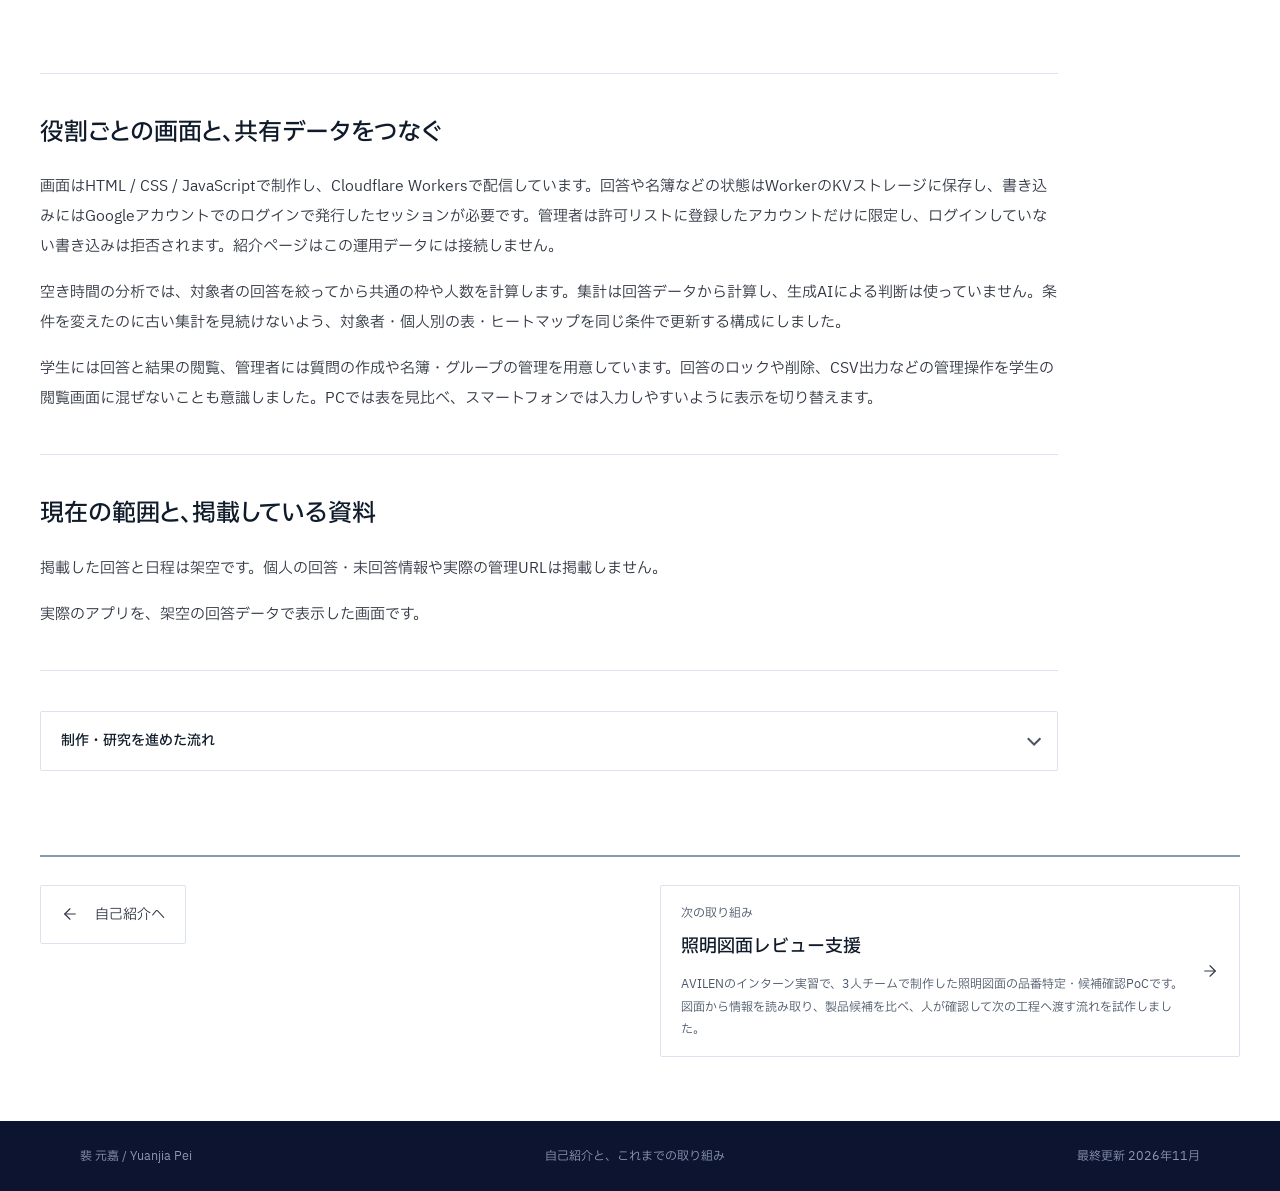
<file: projects/lab-survey.html>
<!DOCTYPE html><html lang="ja"><head><meta charset="utf-8"><meta name="viewport" content="width=device-width,initial-scale=1"><meta name="description" content="回答を集めた後の確認や日程調整も楽にしたい。アンケート作成、回答管理、空き時間の分析をまとめたWebシステムを制作しました。"><meta name="theme-color" content="#496681"><title>LabSchedule | 裴 元嘉</title>
<meta property="og:type" content="article"><meta property="og:title" content="LabSchedule | 裴 元嘉"><meta property="og:description" content="回答を集めた後の確認や日程調整も楽にしたい。アンケート作成、回答管理、空き時間の分析をまとめたWebシステムを制作しました。"><meta property="og:url" content="https://2448309821.github.io/intro-page/projects/lab-survey.html"><meta property="og:image" content="https://2448309821.github.io/intro-page/assets/profile-photo.jpeg"><meta property="og:locale" content="ja_JP"><meta name="twitter:card" content="summary">
<script>try{var f=localStorage.getItem("font-size");if(f==="l"||f==="xl")document.documentElement.dataset.font=f}catch(e){}</script><link rel="icon" href="data:image/svg+xml,%3Csvg xmlns='http://www.w3.org/2000/svg' viewBox='0 0 64 64'%3E%3Crect width='64' height='64' rx='8' fill='%23496681'/%3E%3Ctext x='32' y='41' text-anchor='middle' font-family='Arial' font-size='24' font-weight='700' fill='white'%3EYP%3C/text%3E%3C/svg%3E"><link rel="preconnect" href="https://fonts.googleapis.com"><link rel="preconnect" href="https://fonts.gstatic.com" crossorigin=""><link rel="stylesheet" href="https://fonts.googleapis.com/css2?family=IBM+Plex+Sans+JP:wght@400;500&amp;family=IBM+Plex+Mono:wght@400;500&amp;display=swap"><link rel="stylesheet" href="../style.01e42b67ec86.css"></head>
<body class="page-project"><a class="skip" href="#main">本文へ</a>
<header class="site-header"><a class="wordmark" href="../index.html"><span class="mark" aria-hidden="true">YP</span><span>裴 元嘉<small>Yuanjia Pei</small></span></a><nav aria-label="メインナビゲーション"><a href="../index.html#research">研究</a><a href="../index.html#development">制作・経験</a><a href="../index.html#profile">スキル・経歴</a><a href="../index.html#contact">連絡先</a></nav><div class="header-tools"><button class="icon-button" data-font-size="" title="文字サイズ：標準" aria-label="文字サイズを変更（現在：標準）"><svg xmlns="http://www.w3.org/2000/svg" width="24" height="24" viewBox="0 0 24 24" fill="none" stroke="currentColor" stroke-width="2" stroke-linecap="round" stroke-linejoin="round" class="lucide lucide-a-large-small" aria-hidden="true" focusable="false"><path d="M21 14h-5"></path><path d="M16 16v-3.5a2.5 2.5 0 0 1 5 0V16"></path><path d="M4.5 13h6"></path><path d="m3 16 4.5-9 4.5 9"></path></svg></button><button class="icon-button" data-print="" title="PDF / 印刷" aria-label="PDF / 印刷"><svg xmlns="http://www.w3.org/2000/svg" width="24" height="24" viewBox="0 0 24 24" fill="none" stroke="currentColor" stroke-width="2" stroke-linecap="round" stroke-linejoin="round" class="lucide lucide-printer" aria-hidden="true" focusable="false"><path d="M6 18H4a2 2 0 0 1-2-2v-5a2 2 0 0 1 2-2h16a2 2 0 0 1 2 2v5a2 2 0 0 1-2 2h-2"></path><path d="M6 9V3a1 1 0 0 1 1-1h10a1 1 0 0 1 1 1v6"></path><rect x="6" y="14" width="12" height="8" rx="1"></rect></svg></button><button class="icon-button" data-share="" title="このページのリンクをコピー" aria-label="このページのリンクをコピー"><svg xmlns="http://www.w3.org/2000/svg" width="24" height="24" viewBox="0 0 24 24" fill="none" stroke="currentColor" stroke-width="2" stroke-linecap="round" stroke-linejoin="round" class="lucide lucide-link-2" aria-hidden="true" focusable="false"><path d="M9 17H7A5 5 0 0 1 7 7h2"></path><path d="M15 7h2a5 5 0 1 1 0 10h-2"></path><line x1="8" x2="16" y1="12" y2="12"></line></svg></button><button class="icon-button mobile-menu" data-menu="" title="メニュー" aria-label="メニュー" aria-expanded="false"><span data-icon-closed=""><svg xmlns="http://www.w3.org/2000/svg" width="24" height="24" viewBox="0 0 24 24" fill="none" stroke="currentColor" stroke-width="2" stroke-linecap="round" stroke-linejoin="round" class="lucide lucide-menu" aria-hidden="true" focusable="false"><line x1="4" x2="20" y1="12" y2="12"></line><line x1="4" x2="20" y1="6" y2="6"></line><line x1="4" x2="20" y1="18" y2="18"></line></svg></span><span data-icon-open="" hidden=""><svg xmlns="http://www.w3.org/2000/svg" width="24" height="24" viewBox="0 0 24 24" fill="none" stroke="currentColor" stroke-width="2" stroke-linecap="round" stroke-linejoin="round" class="lucide lucide-x" aria-hidden="true" focusable="false"><path d="M18 6 6 18"></path><path d="m6 6 12 12"></path></svg></span></button></div></header>

<main id="main"><div class="container project-page story-page story-v2 group-practice"><a class="back-link" href="../index.html#development"><svg xmlns="http://www.w3.org/2000/svg" width="24" height="24" viewBox="0 0 24 24" fill="none" stroke="currentColor" stroke-width="2" stroke-linecap="round" stroke-linejoin="round" class="lucide lucide-arrow-left" aria-hidden="true" focusable="false"><path d="m12 19-7-7 7-7"></path><path d="M19 12H5"></path></svg>制作・経験</a><header class="project-heading"><div class="project-heading-meta"><span>研究室運営のための制作</span><span class="state-label">研究室で利用</span></div><h1>LabSchedule</h1><p class="project-name-subtitle">研究室のアンケート・日程調整</p><p>研究室全体に予定を聞き、活動に参加する人だけで集まれる時間を探す。質問の準備から日程の相談まで使う、研究室運営のためのWebシステムです。</p><div class="tag-list"><span>アンケート</span><span>管理画面</span><span>Cloudflare</span></div></header>
<div class="case-layout"><nav id="project-index" class="case-index" aria-label="このプロジェクトの目次"><p>このページ</p><button class="compact-index-button" data-index-toggle="" aria-controls="project-index" aria-expanded="false" aria-label="目次を開く"><svg xmlns="http://www.w3.org/2000/svg" width="24" height="24" viewBox="0 0 24 24" fill="none" stroke="currentColor" stroke-width="2" stroke-linecap="round" stroke-linejoin="round" class="lucide lucide-list" aria-hidden="true" focusable="false"><path d="M3 12h.01"></path><path d="M3 18h.01"></path><path d="M3 6h.01"></path><path d="M8 12h13"></path><path d="M8 18h13"></path><path d="M8 6h13"></path></svg><span>目次</span></button><div class="reading-progress" role="progressbar" aria-label="閲覧位置" aria-valuemin="0" aria-valuemax="100" aria-valuenow="0"><span data-read-progress=""></span></div><a href="#screens" data-quick-link="screens"><span class="index-number">01</span>画面で見る</a><a href="#capabilities" data-quick-link="capabilities"><span class="index-number">02</span>機能を詳しく</a><a href="#overview" data-quick-link="overview"><span class="index-number">03</span>この取り組み</a><a href="#background" data-quick-link="background"><span class="index-number">04</span>きっかけ</a><a href="#decisions" data-quick-link="decisions"><span class="index-number">05</span>工夫</a><a href="#outcome" data-quick-link="outcome"><span class="index-number">06</span>結果</a><a href="#usage" data-quick-link="usage"><span class="index-number">07</span>流れ</a><a href="#implementation" data-quick-link="implementation"><span class="index-number">08</span>仕組み</a><a href="#scope" data-quick-link="scope"><span class="index-number">09</span>掲載資料</a><button class="quick-top" data-top="" title="ページ上部へ戻る" aria-label="ページ上部へ戻る"><svg xmlns="http://www.w3.org/2000/svg" width="24" height="24" viewBox="0 0 24 24" fill="none" stroke="currentColor" stroke-width="2" stroke-linecap="round" stroke-linejoin="round" class="lucide lucide-arrow-up" aria-hidden="true" focusable="false"><path d="m5 12 7-7 7 7"></path><path d="M12 19V5"></path></svg></button></nav><div class="case-content">
<section id="screens" class="project-screens" data-story-gallery=""><div class="screen-section-heading"><h2>画面で見る</h2><div class="gallery-tabs" role="tablist" aria-label="掲載画面"><button id="screen-tab-0" role="tab" aria-selected="true" aria-controls="screen-lab-survey-0" tabindex="0">回答状況</button><button id="screen-tab-1" role="tab" aria-selected="false" aria-controls="screen-lab-survey-1" tabindex="-1">アンケート作成</button><button id="screen-tab-2" role="tab" aria-selected="false" aria-controls="screen-lab-survey-2" tabindex="-1">学生の回答</button><button id="screen-tab-3" role="tab" aria-selected="false" aria-controls="screen-lab-survey-3" tabindex="-1">空き時間の分析</button></div></div><div id="screen-lab-survey-0" role="tabpanel" aria-labelledby="screen-tab-0"><figure class="project-showcase"><div class="story-screen-title">案件ごとの受付と回答状況を確認する</div><div class="screenshot-frame story-frame   "><img class="project-screenshot" src="../assets/screenshots/lab-survey-list.png" alt="研究室日程調整システムの実際の案件一覧画面。架空のアンケートの回答状況を一覧で確認。" width="1440" height="1000" loading="eager"><a class="screen-marker" href="#feature-lab-survey-1" style="left:57%;top:21%" title="質問と回答対象を決め、アンケートを作る" aria-label="1. 質問と回答対象を決め、アンケートを作る">01</a><a class="screen-marker" href="#feature-lab-survey-3" style="left:77%;top:52%" title="回答状況と、まだ回答していない人を確認する" aria-label="3. 回答状況と、まだ回答していない人を確認する">03</a><button class="icon-button expand-button " data-expand="" title="画面を拡大" aria-label="画面を拡大"><svg xmlns="http://www.w3.org/2000/svg" width="24" height="24" viewBox="0 0 24 24" fill="none" stroke="currentColor" stroke-width="2" stroke-linecap="round" stroke-linejoin="round" class="lucide lucide-maximize-2" aria-hidden="true" focusable="false"><polyline points="15 3 21 3 21 9"></polyline><polyline points="9 21 3 21 3 15"></polyline><line x1="21" x2="14" y1="3" y2="10"></line><line x1="3" x2="10" y1="21" y2="14"></line></svg></button></div><nav class="screen-key" aria-label="案件ごとの受付と回答状況を確認するに関連する機能"><a href="#feature-lab-survey-1"><span>01</span>質問と回答対象を決め、アンケートを作る</a><a href="#feature-lab-survey-3"><span>03</span>回答状況と、まだ回答していない人を確認する</a></nav><figcaption><span class="screenshot-explanation">複数のアンケートを一覧で管理する画面です。回答状況を確認し、対象のアンケートの回答一覧や分析へ進みます。</span>案件一覧の画面（2026年9月、テスト環境）。アンケートと回答は架空のデータです。</figcaption></figure></div><div id="screen-lab-survey-1" role="tabpanel" aria-labelledby="screen-tab-1" hidden=""><figure class="project-showcase"><div class="story-screen-title">基本情報・回答対象・質問を順に設定する</div><div class="screenshot-frame story-frame   tall-screen"><img class="project-screenshot" src="../assets/screenshots/lab-survey-create.png" alt="LabScheduleのアンケート作成の実画面。基本情報、回答対象、講義予定の質問、最終確認。架空の学生名を使用。" width="1440" height="2747" loading="eager"><a class="screen-marker" href="#feature-lab-survey-1" style="left:68%;top:64%" title="質問と回答対象を決め、アンケートを作る" aria-label="1. 質問と回答対象を決め、アンケートを作る">01</a><button class="icon-button expand-button " data-expand="" title="画面を拡大" aria-label="画面を拡大"><svg xmlns="http://www.w3.org/2000/svg" width="24" height="24" viewBox="0 0 24 24" fill="none" stroke="currentColor" stroke-width="2" stroke-linecap="round" stroke-linejoin="round" class="lucide lucide-maximize-2" aria-hidden="true" focusable="false"><polyline points="15 3 21 3 21 9"></polyline><polyline points="9 21 3 21 3 15"></polyline><line x1="21" x2="14" y1="3" y2="10"></line><line x1="3" x2="10" y1="21" y2="14"></line></svg></button></div><nav class="screen-key" aria-label="基本情報・回答対象・質問を順に設定するに関連する機能"><a href="#feature-lab-survey-1"><span>01</span>質問と回答対象を決め、アンケートを作る</a></nav><figcaption><span class="screenshot-explanation">管理者がアンケートを作る画面です。基本情報、回答対象、質問、最終確認の順に進めます。掲載例は過去の案件を複製した下書きで、時間割の質問を設定しています。</span>アンケート作成の実画面（テスト環境）。案件と学生名は架空の確認用データです。</figcaption></figure></div><div id="screen-lab-survey-2" role="tabpanel" aria-labelledby="screen-tab-2" hidden=""><figure class="project-showcase"><div class="story-screen-title">用意された時間割で参加可否を答える</div><div class="screenshot-frame story-frame   tall-screen"><img class="project-screenshot" src="../assets/screenshots/lab-survey-answer.png" alt="LabScheduleの学生向け回答の実画面。曜日と時限ごとに参加可否を選択する。学生名と日程は架空。" width="1440" height="1733" loading="eager"><a class="screen-marker" href="#feature-lab-survey-2" style="left:65%;top:62%" title="学生が時間割や候補日に回答する" aria-label="2. 学生が時間割や候補日に回答する">02</a><button class="icon-button expand-button " data-expand="" title="画面を拡大" aria-label="画面を拡大"><svg xmlns="http://www.w3.org/2000/svg" width="24" height="24" viewBox="0 0 24 24" fill="none" stroke="currentColor" stroke-width="2" stroke-linecap="round" stroke-linejoin="round" class="lucide lucide-maximize-2" aria-hidden="true" focusable="false"><polyline points="15 3 21 3 21 9"></polyline><polyline points="9 21 3 21 3 15"></polyline><line x1="21" x2="14" y1="3" y2="10"></line><line x1="3" x2="10" y1="21" y2="14"></line></svg></button></div><nav class="screen-key" aria-label="用意された時間割で参加可否を答えるに関連する機能"><a href="#feature-lab-survey-2"><span>02</span>学生が時間割や候補日に回答する</a></nav><figcaption><span class="screenshot-explanation">学生が予定を入力する画面です。掲載例では曜日・時限ごとに参加可否を選びます。回答の操作と、対象者や分析の閲覧をタブで切り替えられます。</span>学生の回答の実画面（テスト環境）。学生名と日程は架空の確認用データです。</figcaption></figure></div><div id="screen-lab-survey-3" role="tabpanel" aria-labelledby="screen-tab-3" hidden=""><figure class="project-showcase"><div class="story-screen-title">対象者を絞って、空き時間を見比べる</div><div class="screenshot-frame story-frame   tall-screen"><img class="project-screenshot" src="../assets/screenshots/lab-survey.png" alt="研究室日程調整システムの実際の集計・分析画面。架空の確認用学生による空き時間表とヒートマップ。" width="1440" height="2175" loading="eager"><a class="screen-marker" href="#feature-lab-survey-4" style="left:76%;top:67%" title="対象者全員の空き時間と、時間帯ごとの参加可能人数を見る" aria-label="4. 対象者全員の空き時間と、時間帯ごとの参加可能人数を見る">04</a><a class="screen-marker" href="#feature-lab-survey-5" style="left:35%;top:17%" title="名前・学年・希望活動などで対象者を絞る" aria-label="5. 名前・学年・希望活動などで対象者を絞る">05</a><a class="screen-marker" href="#feature-lab-survey-6" style="left:39%;top:32%" title="選んだメンバーをグループとして保存する" aria-label="6. 選んだメンバーをグループとして保存する">06</a><a class="screen-marker" href="#feature-lab-survey-7" style="left:85%;top:80%" title="候補日時をコピーし、回答をCSVで取り出す" aria-label="7. 候補日時をコピーし、回答をCSVで取り出す">07</a><button class="icon-button expand-button " data-expand="" title="画面を拡大" aria-label="画面を拡大"><svg xmlns="http://www.w3.org/2000/svg" width="24" height="24" viewBox="0 0 24 24" fill="none" stroke="currentColor" stroke-width="2" stroke-linecap="round" stroke-linejoin="round" class="lucide lucide-maximize-2" aria-hidden="true" focusable="false"><polyline points="15 3 21 3 21 9"></polyline><polyline points="9 21 3 21 3 15"></polyline><line x1="21" x2="14" y1="3" y2="10"></line><line x1="3" x2="10" y1="21" y2="14"></line></svg></button></div><nav class="screen-key" aria-label="対象者を絞って、空き時間を見比べるに関連する機能"><a href="#feature-lab-survey-4"><span>04</span>対象者全員の空き時間と、時間帯ごとの参加可能人数を見る</a><a href="#feature-lab-survey-5"><span>05</span>名前・学年・希望活動などで対象者を絞る</a><a href="#feature-lab-survey-6"><span>06</span>選んだメンバーをグループとして保存する</a><a href="#feature-lab-survey-7"><span>07</span>候補日時をコピーし、回答をCSVで取り出す</a></nav><figcaption><span class="screenshot-explanation">個人別の空き時間と、参加可能な人数を色で見る分析画面です。選んだメンバーの予定を見比べ、日程の候補を検討するために使います。</span>集計・分析の画面（2026年9月、テスト環境）。学生名と回答は架空のデータです。</figcaption></figure></div></section>

<section id="capabilities"><h2>質問を用意し、回答から候補日時を探す</h2><nav class="feature-map grouped-feature-map" aria-label="機能一覧"><div class="feature-group phase-1"><div class="phase-heading"><svg xmlns="http://www.w3.org/2000/svg" width="24" height="24" viewBox="0 0 24 24" fill="none" stroke="currentColor" stroke-width="2" stroke-linecap="round" stroke-linejoin="round" class="lucide lucide-clipboard-list" aria-hidden="true" focusable="false"><rect width="8" height="4" x="8" y="2" rx="1" ry="1"></rect><path d="M16 4h2a2 2 0 0 1 2 2v14a2 2 0 0 1-2 2H6a2 2 0 0 1-2-2V6a2 2 0 0 1 2-2h2"></path><path d="M12 11h4"></path><path d="M12 16h4"></path><path d="M8 11h.01"></path><path d="M8 16h.01"></path></svg><span>管理者・学生</span></div><h3>作成して回答する</h3><a href="#feature-lab-survey-1"><span>01</span>質問と回答対象を決め、アンケートを作る<svg xmlns="http://www.w3.org/2000/svg" width="24" height="24" viewBox="0 0 24 24" fill="none" stroke="currentColor" stroke-width="2" stroke-linecap="round" stroke-linejoin="round" class="lucide lucide-arrow-down-right" aria-hidden="true" focusable="false"><path d="m7 7 10 10"></path><path d="M17 7v10H7"></path></svg></a><a href="#feature-lab-survey-2"><span>02</span>学生が時間割や候補日に回答する<svg xmlns="http://www.w3.org/2000/svg" width="24" height="24" viewBox="0 0 24 24" fill="none" stroke="currentColor" stroke-width="2" stroke-linecap="round" stroke-linejoin="round" class="lucide lucide-arrow-down-right" aria-hidden="true" focusable="false"><path d="m7 7 10 10"></path><path d="M17 7v10H7"></path></svg></a><a href="#feature-lab-survey-8"><span>08</span>送信した内容を、回答控えで確認する<svg xmlns="http://www.w3.org/2000/svg" width="24" height="24" viewBox="0 0 24 24" fill="none" stroke="currentColor" stroke-width="2" stroke-linecap="round" stroke-linejoin="round" class="lucide lucide-arrow-down-right" aria-hidden="true" focusable="false"><path d="m7 7 10 10"></path><path d="M17 7v10H7"></path></svg></a></div><div class="feature-group phase-2"><div class="phase-heading"><svg xmlns="http://www.w3.org/2000/svg" width="24" height="24" viewBox="0 0 24 24" fill="none" stroke="currentColor" stroke-width="2" stroke-linecap="round" stroke-linejoin="round" class="lucide lucide-users" aria-hidden="true" focusable="false"><path d="M16 21v-2a4 4 0 0 0-4-4H6a4 4 0 0 0-4 4v2"></path><circle cx="9" cy="7" r="4"></circle><path d="M22 21v-2a4 4 0 0 0-3-3.87"></path><path d="M16 3.13a4 4 0 0 1 0 7.75"></path></svg><span>管理者</span></div><h3>回答状況を見る</h3><a href="#feature-lab-survey-3"><span>03</span>回答状況と、まだ回答していない人を確認する<svg xmlns="http://www.w3.org/2000/svg" width="24" height="24" viewBox="0 0 24 24" fill="none" stroke="currentColor" stroke-width="2" stroke-linecap="round" stroke-linejoin="round" class="lucide lucide-arrow-down-right" aria-hidden="true" focusable="false"><path d="m7 7 10 10"></path><path d="M17 7v10H7"></path></svg></a></div><div class="feature-group phase-3"><div class="phase-heading"><svg xmlns="http://www.w3.org/2000/svg" width="24" height="24" viewBox="0 0 24 24" fill="none" stroke="currentColor" stroke-width="2" stroke-linecap="round" stroke-linejoin="round" class="lucide lucide-calendar-days" aria-hidden="true" focusable="false"><path d="M8 2v4"></path><path d="M16 2v4"></path><rect width="18" height="18" x="3" y="4" rx="2"></rect><path d="M3 10h18"></path><path d="M8 14h.01"></path><path d="M12 14h.01"></path><path d="M16 14h.01"></path><path d="M8 18h.01"></path><path d="M12 18h.01"></path><path d="M16 18h.01"></path></svg><span>日程調整</span></div><h3>参加者と日程を考える</h3><a href="#feature-lab-survey-5"><span>05</span>名前・学年・希望活動などで対象者を絞る<svg xmlns="http://www.w3.org/2000/svg" width="24" height="24" viewBox="0 0 24 24" fill="none" stroke="currentColor" stroke-width="2" stroke-linecap="round" stroke-linejoin="round" class="lucide lucide-arrow-down-right" aria-hidden="true" focusable="false"><path d="m7 7 10 10"></path><path d="M17 7v10H7"></path></svg></a><a href="#feature-lab-survey-6"><span>06</span>選んだメンバーをグループとして保存する<svg xmlns="http://www.w3.org/2000/svg" width="24" height="24" viewBox="0 0 24 24" fill="none" stroke="currentColor" stroke-width="2" stroke-linecap="round" stroke-linejoin="round" class="lucide lucide-arrow-down-right" aria-hidden="true" focusable="false"><path d="m7 7 10 10"></path><path d="M17 7v10H7"></path></svg></a><a href="#feature-lab-survey-4"><span>04</span>対象者全員の空き時間と、時間帯ごとの参加可能人数を見る<svg xmlns="http://www.w3.org/2000/svg" width="24" height="24" viewBox="0 0 24 24" fill="none" stroke="currentColor" stroke-width="2" stroke-linecap="round" stroke-linejoin="round" class="lucide lucide-arrow-down-right" aria-hidden="true" focusable="false"><path d="m7 7 10 10"></path><path d="M17 7v10H7"></path></svg></a><a href="#feature-lab-survey-7"><span>07</span>候補日時をコピーし、回答をCSVで取り出す<svg xmlns="http://www.w3.org/2000/svg" width="24" height="24" viewBox="0 0 24 24" fill="none" stroke="currentColor" stroke-width="2" stroke-linecap="round" stroke-linejoin="round" class="lucide lucide-arrow-down-right" aria-hidden="true" focusable="false"><path d="m7 7 10 10"></path><path d="M17 7v10H7"></path></svg></a></div></nav><article id="feature-lab-survey-1" tabindex="-1" class="feature-chapter " data-feature-chapter=""><div class="feature-copy"><span class="feature-number">01</span><h3>質問と回答対象を決め、アンケートを作る</h3><p>管理者がタイトル、説明、締切、回答対象を設定します。短文・段落・選択式の質問や日程の表を追加し、最後に内容を確認して下書き保存または受付開始へ進みます。</p><p>回答対象は全学生・学年・個別メンバーから指定できます。日程の質問では曜日や時限、候補日と時間を設定し、調査に不要な枠を外します。過去の案件を複製して、タイトルや締切を変えて使う入口もあります。</p><p class="feature-care">質問を足すだけでなく、誰に、いつまでに答えてもらうかを同じ作成画面で決めるようにしました。画像は架空の案件を複製した下書きです。受付中の調査を変更する前には、集まった回答への影響も確認する必要があります。</p></div><figure class="project-showcase"><div class="story-screen-title">質問と回答対象を決め、アンケートを作る</div><div class="screenshot-frame story-frame compact-screen screen-detail " style="aspect-ratio:90720 / 41205;max-width:min(100%,1144.8707681106662px);margin-inline:auto"><img class="project-screenshot" src="../assets/screenshots/lab-survey-create.png" alt="LabScheduleのアンケート作成の実画面。基本情報、回答対象、講義予定の質問、最終確認。架空の学生名を使用。" width="1440" height="2747" style="width:158.73015873015873%;max-width:none;left:-55.55555555555556%;top:-80%" loading="lazy"><button class="icon-button expand-button " data-expand="" title="画面を拡大" aria-label="画面を拡大"><svg xmlns="http://www.w3.org/2000/svg" width="24" height="24" viewBox="0 0 24 24" fill="none" stroke="currentColor" stroke-width="2" stroke-linecap="round" stroke-linejoin="round" class="lucide lucide-maximize-2" aria-hidden="true" focusable="false"><polyline points="15 3 21 3 21 9"></polyline><polyline points="9 21 3 21 3 15"></polyline><line x1="21" x2="14" y1="3" y2="10"></line><line x1="3" x2="10" y1="21" y2="14"></line></svg></button></div><figcaption><span class="screenshot-explanation">管理者がアンケートを作る画面です。基本情報、回答対象、質問、最終確認の順に進めます。掲載例は過去の案件を複製した下書きで、時間割の質問を設定しています。</span><span class="crop-note">実画面の一部を拡大しています。</span>アンケート作成の実画面（テスト環境）。案件と学生名は架空の確認用データです。</figcaption></figure></article><article id="feature-lab-survey-2" tabindex="-1" class="feature-chapter " data-feature-chapter=""><div class="feature-copy"><span class="feature-number">02</span><h3>学生が時間割や候補日に回答する</h3><p>学生は対象の案件を開き、管理者が用意した日程の表と質問に回答します。掲載例は曜日・時限ごとに参加可否を選び、参加できない枠には受講する講義名を入力する形式です。</p><p>時間割形式は、毎週の輪講やゼミの予定を聞くときに使います。一度きりの活動には候補日・時間の形式を選べます。短文や選択式の質問も合わせられるので、予定と活動の希望を別々のフォームで集めずに済みます。</p><p class="feature-care">参加できない理由を自由記述だけで集めると、後から時間ごとに整理し直す必要が出ます。表の枠に回答を結び付け、分析にも使える形にしました。画像の学生名と日程は架空です。</p></div><figure class="project-showcase"><div class="story-screen-title">学生が時間割や候補日に回答する</div><div class="screenshot-frame story-frame compact-screen screen-detail " style="aspect-ratio:63360 / 38126;max-width:min(100%,864.1661858049624px);margin-inline:auto"><img class="project-screenshot" src="../assets/screenshots/lab-survey-answer.png" alt="LabScheduleの学生向け回答の実画面。曜日と時限ごとに参加可否を選択する。学生名と日程は架空。" width="1440" height="1733" style="width:227.27272727272728%;max-width:none;left:-22.727272727272727%;top:-231.8181818181818%" loading="lazy"><button class="icon-button expand-button " data-expand="" title="画面を拡大" aria-label="画面を拡大"><svg xmlns="http://www.w3.org/2000/svg" width="24" height="24" viewBox="0 0 24 24" fill="none" stroke="currentColor" stroke-width="2" stroke-linecap="round" stroke-linejoin="round" class="lucide lucide-maximize-2" aria-hidden="true" focusable="false"><polyline points="15 3 21 3 21 9"></polyline><polyline points="9 21 3 21 3 15"></polyline><line x1="21" x2="14" y1="3" y2="10"></line><line x1="3" x2="10" y1="21" y2="14"></line></svg></button></div><figcaption><span class="screenshot-explanation">学生が予定を入力する画面です。掲載例では曜日・時限ごとに参加可否を選びます。回答の操作と、対象者や分析の閲覧をタブで切り替えられます。</span><span class="crop-note">実画面の一部を拡大しています。</span>学生の回答の実画面（テスト環境）。学生名と日程は架空の確認用データです。</figcaption></figure></article><article id="feature-lab-survey-3" tabindex="-1" class="feature-chapter " data-feature-chapter=""><div class="feature-copy"><span class="feature-number">03</span><h3>回答状況と、まだ回答していない人を確認する</h3><p>案件一覧で回答した人数と対象者数を見て、詳細画面で回答内容を確認します。未回答者は名簿と回答を照合して表示し、次に確認が必要な人を把握します。</p><p>一覧には受付中・受付終了・下書きの状態と締切を表示します。画像の10/19は対象者19人のうち10人が回答した例です。「未回答者」の画面では残りの人を確認し、連絡用の文面をコピーする機能も用意しました。</p><p class="feature-care">回答人数と、回答した人の予定は別の情報です。未回答の人を「空いている」と解釈せず、まず確認が必要な人として扱います。画像の人数と回答率は、実際の研究室の利用実績ではありません。</p></div><figure class="project-showcase"><div class="story-screen-title">回答状況と、まだ回答していない人を確認する</div><div class="screenshot-frame story-frame compact-screen screen-detail " style="aspect-ratio:53280 / 17000;max-width:min(100%,799.1999999999999px);margin-inline:auto"><img class="project-screenshot" src="../assets/screenshots/lab-survey-list.png" alt="研究室日程調整システムの実際の案件一覧画面。架空のアンケートの回答状況を一覧で確認。" width="1440" height="1000" style="width:270.27027027027026%;max-width:none;left:-162.16216216216216%;top:-241.1764705882353%" loading="lazy"><button class="icon-button expand-button " data-expand="" title="画面を拡大" aria-label="画面を拡大"><svg xmlns="http://www.w3.org/2000/svg" width="24" height="24" viewBox="0 0 24 24" fill="none" stroke="currentColor" stroke-width="2" stroke-linecap="round" stroke-linejoin="round" class="lucide lucide-maximize-2" aria-hidden="true" focusable="false"><polyline points="15 3 21 3 21 9"></polyline><polyline points="9 21 3 21 3 15"></polyline><line x1="21" x2="14" y1="3" y2="10"></line><line x1="3" x2="10" y1="21" y2="14"></line></svg></button></div><figcaption><span class="screenshot-explanation">複数のアンケートを一覧で管理する画面です。回答状況を確認し、対象のアンケートの回答一覧や分析へ進みます。</span><span class="crop-note">実画面の一部を拡大しています。</span>案件一覧の画面（2026年9月、テスト環境）。アンケートと回答は架空のデータです。</figcaption></figure></article><article id="feature-lab-survey-4" tabindex="-1" class="feature-chapter " data-feature-chapter=""><div class="feature-copy"><span class="feature-number">04</span><h3>対象者全員の空き時間と、時間帯ごとの参加可能人数を見る</h3><p>対象者ごとの空き時間表、対象者全員が空いている候補、時間帯ごとの人数を示すヒートマップを並べます。一人ずつの予定と全体の傾向を見比べて、候補日時を検討できます。</p><p>ヒートマップの数値は、その時間に空いている対象者の人数です。個人別の表では誰が参加できるかを確認でき、「全員が空いている日程」には選んだ回答者に共通する枠を表示します。共通枠がない場合も、人数の表から別の候補を検討できます。</p><p class="feature-care">「全員」は現在の分析対象として選んだ回答者を指します。研究室の全員や未回答者まで参加できるという意味ではありません。ここでは確認用の回答が似た分布になっていますが、実際の開催日時を自動で決定する機能ではありません。</p></div><figure class="project-showcase"><div class="story-screen-title">対象者全員の空き時間と、時間帯ごとの参加可能人数を見る</div><div class="screenshot-frame story-frame compact-screen screen-detail " style="aspect-ratio:64800 / 34800;max-width:min(100%,968.2758620689655px);margin-inline:auto"><img class="project-screenshot" src="../assets/screenshots/lab-survey.png" alt="研究室日程調整システムの実際の集計・分析画面。架空の確認用学生による空き時間表とヒートマップ。" width="1440" height="2175" style="width:222.22222222222223%;max-width:none;left:-113.33333333333333%;top:-381.25%" loading="lazy"><button class="icon-button expand-button " data-expand="" title="画面を拡大" aria-label="画面を拡大"><svg xmlns="http://www.w3.org/2000/svg" width="24" height="24" viewBox="0 0 24 24" fill="none" stroke="currentColor" stroke-width="2" stroke-linecap="round" stroke-linejoin="round" class="lucide lucide-maximize-2" aria-hidden="true" focusable="false"><polyline points="15 3 21 3 21 9"></polyline><polyline points="9 21 3 21 3 15"></polyline><line x1="21" x2="14" y1="3" y2="10"></line><line x1="3" x2="10" y1="21" y2="14"></line></svg></button></div><figcaption><span class="screenshot-explanation">個人別の空き時間と、参加可能な人数を色で見る分析画面です。選んだメンバーの予定を見比べ、日程の候補を検討するために使います。</span><span class="crop-note">実画面の一部を拡大しています。</span>集計・分析の画面（2026年9月、テスト環境）。学生名と回答は架空のデータです。</figcaption></figure></article><article id="feature-lab-survey-5" tabindex="-1" class="feature-chapter " data-feature-chapter=""><div class="feature-copy"><span class="feature-number">05</span><h3>名前・学年・希望活動などで対象者を絞る</h3><p>氏名や学籍番号、名簿から選んだメンバー、回答日、学年、空き時間、希望活動などを組み合わせます。条件を適用すると、その対象者で空き時間の表と集計を更新します。</p><p>「名簿から選択」で人を選ぶほか、氏名や学籍番号を貼り付けて指定できます。たとえば、輪講を希望し、指定した時限に参加できる人を探す使い方です。「適用」で集計し直し、「クリア」で条件を戻します。</p><p class="feature-care">条件を増やすと対象者が少なくなるため、誰が残ったかも一覧で確認します。活動希望などは、その案件に対応する回答があるときに使います。画像の案件には集計できる希望活動の回答がなく、すべての条件を使った状態ではありません。</p></div><figure class="project-showcase"><div class="story-screen-title">名前・学年・希望活動などで対象者を絞る</div><div class="screenshot-frame story-frame compact-screen screen-detail " style="aspect-ratio:46080 / 39150;max-width:min(100%,612.0459770114942px);margin-inline:auto"><img class="project-screenshot" src="../assets/screenshots/lab-survey.png" alt="研究室日程調整システムの実際の集計・分析画面。架空の確認用学生による空き時間表とヒートマップ。" width="1440" height="2175" style="width:312.5%;max-width:none;left:-56.25%;top:-55.55555555555556%" loading="lazy"><button class="icon-button expand-button " data-expand="" title="画面を拡大" aria-label="画面を拡大"><svg xmlns="http://www.w3.org/2000/svg" width="24" height="24" viewBox="0 0 24 24" fill="none" stroke="currentColor" stroke-width="2" stroke-linecap="round" stroke-linejoin="round" class="lucide lucide-maximize-2" aria-hidden="true" focusable="false"><polyline points="15 3 21 3 21 9"></polyline><polyline points="9 21 3 21 3 15"></polyline><line x1="21" x2="14" y1="3" y2="10"></line><line x1="3" x2="10" y1="21" y2="14"></line></svg></button></div><figcaption><span class="screenshot-explanation">個人別の空き時間と、参加可能な人数を色で見る分析画面です。選んだメンバーの予定を見比べ、日程の候補を検討するために使います。</span><span class="crop-note">実画面の一部を拡大しています。</span>集計・分析の画面（2026年9月、テスト環境）。学生名と回答は架空のデータです。</figcaption></figure></article><article id="feature-lab-survey-6" tabindex="-1" class="feature-chapter " data-feature-chapter=""><div class="feature-copy"><span class="feature-number">06</span><h3>選んだメンバーをグループとして保存する</h3><p>同じメンバーを毎回選び直すのは手間です。管理者が対象者にグループ名を付けて保存し、次の確認で呼び出せるようにしました。</p><p>「現在の対象者を保存」で名前を付けると、そのメンバーの識別情報を案件ごとに保存します。次回は「保存済みグループ」から選ぶだけで同じ対象者を指定できます。管理者が保存・削除し、学生の閲覧画面からは保存済みグループを選んで結果を確認します。</p><p class="feature-care">保存するのはメンバーの組み合わせです。新しい回答者が条件に合えば自動で追加される、という仕組みではありません。参加者が変わったときは対象者を確認して、グループを保存し直します。</p></div><figure class="project-showcase"><div class="story-screen-title">選んだメンバーをグループとして保存する</div><div class="screenshot-frame story-frame compact-screen screen-detail " style="aspect-ratio:43200 / 19575;max-width:min(100%,648px);margin-inline:auto"><img class="project-screenshot" src="../assets/screenshots/lab-survey.png" alt="研究室日程調整システムの実際の集計・分析画面。架空の確認用学生による空き時間表とヒートマップ。" width="1440" height="2175" style="width:333.3333333333333%;max-width:none;left:-63.333333333333336%;top:-288.8888888888889%" loading="lazy"><button class="icon-button expand-button " data-expand="" title="画面を拡大" aria-label="画面を拡大"><svg xmlns="http://www.w3.org/2000/svg" width="24" height="24" viewBox="0 0 24 24" fill="none" stroke="currentColor" stroke-width="2" stroke-linecap="round" stroke-linejoin="round" class="lucide lucide-maximize-2" aria-hidden="true" focusable="false"><polyline points="15 3 21 3 21 9"></polyline><polyline points="9 21 3 21 3 15"></polyline><line x1="21" x2="14" y1="3" y2="10"></line><line x1="3" x2="10" y1="21" y2="14"></line></svg></button></div><figcaption><span class="screenshot-explanation">個人別の空き時間と、参加可能な人数を色で見る分析画面です。選んだメンバーの予定を見比べ、日程の候補を検討するために使います。</span><span class="crop-note">実画面の一部を拡大しています。</span>集計・分析の画面（2026年9月、テスト環境）。学生名と回答は架空のデータです。</figcaption></figure></article><article id="feature-lab-survey-7" tabindex="-1" class="feature-chapter " data-feature-chapter=""><div class="feature-copy"><span class="feature-number">07</span><h3>候補日時をコピーし、回答をCSVで取り出す</h3><p>「結果コピー」では対象者と共通の空き時間をテキストにまとめます。管理者向けのCSVダウンロードは、その案件の全回答を表計算ソフトなどへ渡すために用意しています。</p><p>結果コピーには案件名、絞り込み条件、対象者数、全員が空いている枠、対象者の一覧を含めます。候補を相談するときに、いつ空いているかだけでなく、誰の回答を基にした話かも一緒に伝えられます。CSVは質問ごとの回答を列にして出力します。</p><p class="feature-care">CSVは選んだ案件の全回答を出力します。絞り込んだ対象者の要約コピーとは範囲が異なります。どちらにも個人の回答が含まれるため、共有先に注意が必要です。この作品紹介から実データのコピーや出力は行いません。</p></div><figure class="project-showcase"><div class="story-screen-title">候補日時をコピーし、回答をCSVで取り出す</div><div class="screenshot-frame story-frame compact-screen screen-detail " style="aspect-ratio:64800 / 26100;max-width:min(100%,972px);margin-inline:auto"><img class="project-screenshot" src="../assets/screenshots/lab-survey.png" alt="研究室日程調整システムの実際の集計・分析画面。架空の確認用学生による空き時間表とヒートマップ。" width="1440" height="2175" style="width:222.22222222222223%;max-width:none;left:-113.33333333333333%;top:-641.6666666666666%" loading="lazy"><button class="icon-button expand-button " data-expand="" title="画面を拡大" aria-label="画面を拡大"><svg xmlns="http://www.w3.org/2000/svg" width="24" height="24" viewBox="0 0 24 24" fill="none" stroke="currentColor" stroke-width="2" stroke-linecap="round" stroke-linejoin="round" class="lucide lucide-maximize-2" aria-hidden="true" focusable="false"><polyline points="15 3 21 3 21 9"></polyline><polyline points="9 21 3 21 3 15"></polyline><line x1="21" x2="14" y1="3" y2="10"></line><line x1="3" x2="10" y1="21" y2="14"></line></svg></button></div><figcaption><span class="screenshot-explanation">個人別の空き時間と、参加可能な人数を色で見る分析画面です。選んだメンバーの予定を見比べ、日程の候補を検討するために使います。</span><span class="crop-note">実画面の一部を拡大しています。</span>集計・分析の画面（2026年9月、テスト環境）。学生名と回答は架空のデータです。</figcaption></figure></article><article id="feature-lab-survey-8" tabindex="-1" class="feature-chapter without-screen" data-feature-chapter=""><div class="feature-copy"><span class="feature-number">08</span><h3>送信した内容を、回答控えで確認する</h3><p>回答完了後は、送信した質問と回答を控えとして表示します。「回答控えをコピー」で手元に残せるので、何を回答したかを後から確かめるために使えます。</p><p>控えには基本情報だけでなく、送信した質問への回答も表示します。学生はその場で内容を見直し、コピーして保存できます。回答を集める管理者側だけでなく、入力した本人にも確認できる情報を残したいと考えました。</p><p class="feature-care">回答控えの画面は未掲載です。メール送信の処理もありますが、外部の送信設定と配信確認が必要なので、ここではメールが届くことを確認済みとはしていません。画面上の控えとコピー機能を紹介しています。</p></div></article><div class="usage-example"><h3>輪講のメンバーだけで、集まれる時間を探す</h3><p>たとえば、研究室全体の回答から輪講に参加する人を選び、その人たち全員が空いている時間を調べます。同じメンバーをグループとして保存しておけば、次の確認でも一人ずつ選び直さずに済みます。共通の時間がなければ、ヒートマップで参加できる人数を見ながら候補を考えます。</p></div></section>
<section id="overview"><h2>研究室のアンケートを、日程の判断につなげる</h2><dl class="project-brief"><div><dt>集める情報</dt><dd>学生のアンケート回答と、曜日・時限または日時ごとの予定</dd></div><div><dt>確認できるもの</dt><dd>回答・未回答の状況、選んだメンバーの空き時間、対象者全員が参加できる候補</dd></div><div><dt>利用する人</dt><dd>回答する研究室の学生と、アンケートや日程を管理する担当者</dd></div></dl><p>LabScheduleは、研究室のアンケート作成から回答の確認、日程の検討まで扱うWebシステムです。全員に予定を聞く調査と、特定のメンバーだけで集まる調整を、同じ回答データから進められるようにしました。</p><p>学生は自分の予定や質問への回答を入力します。管理者は案件ごとの回答状況を確認し、必要な人を選んで空き時間を比較します。掲載画像は実際の画面に架空の確認用データを入れたもので、研究室の個人情報は使っていません。</p><p class="project-audience">研究室の学生が回答し、日程調整の担当者がアンケートを作成・管理します。研究テーマそのものではなく、研究室の運営を支えるための制作です。</p></section>
<div class="story-case-notes"><section id="background"><h2>取り組んだきっかけ</h2><p class="motivation-lead">回答を集めたあと、活動ごとの参加者で日程を調整したい。</p><p>回答を集めるだけでなく、複数の調査を管理し、未回答や候補日時を確認する作業を一つの流れにまとめたいと考えました。</p></section><section id="decisions"><h2>大切にしたこと</h2><dl class="decision-list"><div><dt>入力</dt><dd>時間割や候補日の枠に回答を結び付け、集計にも使える形にする。</dd></div><div><dt>対象者</dt><dd>研究室全体の回答と、今回の活動に参加するメンバーを分けて考える。</dd></div><div><dt>比較</dt><dd>個人別の予定と人数の表を併用し、全員がそろわないときも候補を検討できるようにする。</dd></div></dl></section><section id="outcome"><h2>結果と学んだこと</h2><p>アンケートの作成、回答状況の確認、対象者を絞った空き時間の分析を、一つのWebシステムにまとめました。保存したグループや結果コピーも使って、集まった回答から日程を相談するところまで進められます。調整時間の短縮量は測定していません。</p><p class="learning">研究室全体の回答と、今回参加する人の予定は分けて扱う必要がありました。対象者を変えたら、個人別の表とヒートマップも同じ条件で更新するようにしました。</p></section></div>
<section id="usage"><h2>回答を集めた後も、同じ流れで確認する</h2><p class="usage-disclosure">以下は操作の流れを説明する図です。同じテスト用の実画面から、関連する部分を掲載しています。</p><ol class="process-list usage-list visual-usage"><li><h3>調査を用意して、回答を集める</h3><figure class="project-showcase"><div class="story-screen-title">調査を用意して、回答を集める</div><div class="screenshot-frame story-frame compact-screen screen-detail " style="aspect-ratio:90720 / 41205;max-width:min(100%,1144.8707681106662px);margin-inline:auto"><img class="project-screenshot" src="../assets/screenshots/lab-survey-create.png" alt="LabScheduleのアンケート作成の実画面。基本情報、回答対象、講義予定の質問、最終確認。架空の学生名を使用。" width="1440" height="2747" style="width:158.73015873015873%;max-width:none;left:-55.55555555555556%;top:-80%" loading="lazy"><button class="icon-button expand-button " data-expand="" title="画面を拡大" aria-label="画面を拡大"><svg xmlns="http://www.w3.org/2000/svg" width="24" height="24" viewBox="0 0 24 24" fill="none" stroke="currentColor" stroke-width="2" stroke-linecap="round" stroke-linejoin="round" class="lucide lucide-maximize-2" aria-hidden="true" focusable="false"><polyline points="15 3 21 3 21 9"></polyline><polyline points="9 21 3 21 3 15"></polyline><line x1="21" x2="14" y1="3" y2="10"></line><line x1="3" x2="10" y1="21" y2="14"></line></svg></button></div><figcaption><span class="screenshot-explanation">管理者がアンケートを作る画面です。基本情報、回答対象、質問、最終確認の順に進めます。掲載例は過去の案件を複製した下書きで、時間割の質問を設定しています。</span><span class="crop-note">実画面の一部を拡大しています。</span>アンケート作成の実画面（テスト環境）。案件と学生名は架空の確認用データです。</figcaption></figure><p>管理者が質問・締切・対象者を設定し、受付を開始します。学生は自分の案件を開いて回答し、完了画面で送信した内容を確認します。</p></li><li><h3>集まった回答と未回答を確認する</h3><figure class="project-showcase"><div class="story-screen-title">集まった回答と未回答を確認する</div><div class="screenshot-frame story-frame compact-screen screen-detail " style="aspect-ratio:53280 / 17000;max-width:min(100%,799.1999999999999px);margin-inline:auto"><img class="project-screenshot" src="../assets/screenshots/lab-survey-list.png" alt="研究室日程調整システムの実際の案件一覧画面。架空のアンケートの回答状況を一覧で確認。" width="1440" height="1000" style="width:270.27027027027026%;max-width:none;left:-162.16216216216216%;top:-241.1764705882353%" loading="lazy"><button class="icon-button expand-button " data-expand="" title="画面を拡大" aria-label="画面を拡大"><svg xmlns="http://www.w3.org/2000/svg" width="24" height="24" viewBox="0 0 24 24" fill="none" stroke="currentColor" stroke-width="2" stroke-linecap="round" stroke-linejoin="round" class="lucide lucide-maximize-2" aria-hidden="true" focusable="false"><polyline points="15 3 21 3 21 9"></polyline><polyline points="9 21 3 21 3 15"></polyline><line x1="21" x2="14" y1="3" y2="10"></line><line x1="3" x2="10" y1="21" y2="14"></line></svg></button></div><figcaption><span class="screenshot-explanation">複数のアンケートを一覧で管理する画面です。回答状況を確認し、対象のアンケートの回答一覧や分析へ進みます。</span><span class="crop-note">実画面の一部を拡大しています。</span>案件一覧の画面（2026年9月、テスト環境）。アンケートと回答は架空のデータです。</figcaption></figure><p>案件一覧から回答状況を確認し、回答一覧や未回答者の画面へ進みます。回答が集まる途中と、対象者全員の回答がそろった状態を区別します。</p></li><li><h3>参加者を絞って、候補日時を共有する</h3><figure class="project-showcase"><div class="story-screen-title">参加者を絞って、候補日時を共有する</div><div class="screenshot-frame story-frame compact-screen screen-detail " style="aspect-ratio:64800 / 34800;max-width:min(100%,968.2758620689655px);margin-inline:auto"><img class="project-screenshot" src="../assets/screenshots/lab-survey.png" alt="研究室日程調整システムの実際の集計・分析画面。架空の確認用学生による空き時間表とヒートマップ。" width="1440" height="2175" style="width:222.22222222222223%;max-width:none;left:-113.33333333333333%;top:-381.25%" loading="lazy"><button class="icon-button expand-button " data-expand="" title="画面を拡大" aria-label="画面を拡大"><svg xmlns="http://www.w3.org/2000/svg" width="24" height="24" viewBox="0 0 24 24" fill="none" stroke="currentColor" stroke-width="2" stroke-linecap="round" stroke-linejoin="round" class="lucide lucide-maximize-2" aria-hidden="true" focusable="false"><polyline points="15 3 21 3 21 9"></polyline><polyline points="9 21 3 21 3 15"></polyline><line x1="21" x2="14" y1="3" y2="10"></line><line x1="3" x2="10" y1="21" y2="14"></line></svg></button></div><figcaption><span class="screenshot-explanation">個人別の空き時間と、参加可能な人数を色で見る分析画面です。選んだメンバーの予定を見比べ、日程の候補を検討するために使います。</span><span class="crop-note">実画面の一部を拡大しています。</span>集計・分析の画面（2026年9月、テスト環境）。学生名と回答は架空のデータです。</figcaption></figure><p>活動に参加する人を選び、共通の空き時間と人数の表を見比べます。繰り返し使うメンバーはグループとして保存し、候補と対象者をコピーして関係者と相談します。</p></li></ol></section>

<section id="implementation"><h2>役割ごとの画面と、共有データをつなぐ</h2><p>画面はHTML / CSS / JavaScriptで制作し、Cloudflare Workersで配信しています。回答や名簿などの状態はWorkerのKVストレージに保存し、書き込みにはGoogleアカウントでのログインで発行したセッションが必要です。管理者は許可リストに登録したアカウントだけに限定し、ログインしていない書き込みは拒否されます。紹介ページはこの運用データには接続しません。</p><p>空き時間の分析では、対象者の回答を絞ってから共通の枠や人数を計算します。集計は回答データから計算し、生成AIによる判断は使っていません。条件を変えたのに古い集計を見続けないよう、対象者・個人別の表・ヒートマップを同じ条件で更新する構成にしました。</p><p>学生には回答と結果の閲覧、管理者には質問の作成や名簿・グループの管理を用意しています。回答のロックや削除、CSV出力などの管理操作を学生の閲覧画面に混ぜないことも意識しました。PCでは表を見比べ、スマートフォンでは入力しやすいように表示を切り替えます。</p></section>


<section id="scope"><h2>現在の範囲と、掲載している資料</h2><p>掲載した回答と日程は架空です。個人の回答・未回答情報や実際の管理URLは掲載しません。</p><p>実際のアプリを、架空の回答データで表示した画面です。</p></section>
<details class="contribution"><summary>制作・研究を進めた流れ</summary><ol class="process-list"><li><h3>回答の流れを整理する</h3><p>学生向け回答画面と管理者の作成画面を分けました。</p></li><li><h3>情報を見える形にする</h3><p>回答一覧、未回答の確認、空き時間分析とヒートマップをまとめました。</p></li><li><h3>複数の調査を管理する</h3><p>調査の切り替えと結果確認を行えるようにし、管理の負担を減らす構成を考えました。</p></li></ol></details></div></div><div class="project-next"><a href="../index.html"><svg xmlns="http://www.w3.org/2000/svg" width="24" height="24" viewBox="0 0 24 24" fill="none" stroke="currentColor" stroke-width="2" stroke-linecap="round" stroke-linejoin="round" class="lucide lucide-arrow-left" aria-hidden="true" focusable="false"><path d="m12 19-7-7 7-7"></path><path d="M19 12H5"></path></svg>自己紹介へ</a><a href="avilen.html"><span>次の取り組み<strong>照明図面レビュー支援</strong><small>AVILENのインターン実習で、3人チームで制作した照明図面の品番特定・候補確認PoCです。図面から情報を読み取り、製品候補を比べ、人が確認して次の工程へ渡す流れを試作しました。</small></span><svg xmlns="http://www.w3.org/2000/svg" width="24" height="24" viewBox="0 0 24 24" fill="none" stroke="currentColor" stroke-width="2" stroke-linecap="round" stroke-linejoin="round" class="lucide lucide-arrow-right" aria-hidden="true" focusable="false"><path d="M5 12h14"></path><path d="m12 5 7 7-7 7"></path></svg></a></div></div></main><p class="toast" data-toast="" role="status" aria-live="polite"></p><footer class="site-footer"><div class="container footer-inner"><a href="../index.html">裴 元嘉 / Yuanjia Pei</a><span>自己紹介と、これまでの取り組み</span><small>最終更新 2026年11月</small></div></footer>
<dialog id="visual-dialog" aria-labelledby="visual-title"><div class="dialog-top"><h2 id="visual-title">プロジェクトの画面</h2><div class="dialog-tools"><button class="icon-button" data-zoom="" title="原寸で表示" aria-label="原寸で表示" aria-pressed="false"><span data-icon-closed=""><svg xmlns="http://www.w3.org/2000/svg" width="24" height="24" viewBox="0 0 24 24" fill="none" stroke="currentColor" stroke-width="2" stroke-linecap="round" stroke-linejoin="round" class="lucide lucide-zoom-in" aria-hidden="true" focusable="false"><circle cx="11" cy="11" r="8"></circle><line x1="21" x2="16.65" y1="21" y2="16.65"></line><line x1="11" x2="11" y1="8" y2="14"></line><line x1="8" x2="14" y1="11" y2="11"></line></svg></span><span data-icon-open="" hidden=""><svg xmlns="http://www.w3.org/2000/svg" width="24" height="24" viewBox="0 0 24 24" fill="none" stroke="currentColor" stroke-width="2" stroke-linecap="round" stroke-linejoin="round" class="lucide lucide-zoom-out" aria-hidden="true" focusable="false"><circle cx="11" cy="11" r="8"></circle><line x1="21" x2="16.65" y1="21" y2="16.65"></line><line x1="8" x2="14" y1="11" y2="11"></line></svg></span></button><button class="icon-button" data-close="" title="閉じる" aria-label="閉じる"><svg xmlns="http://www.w3.org/2000/svg" width="24" height="24" viewBox="0 0 24 24" fill="none" stroke="currentColor" stroke-width="2" stroke-linecap="round" stroke-linejoin="round" class="lucide lucide-x" aria-hidden="true" focusable="false"><path d="M18 6 6 18"></path><path d="m6 6 12 12"></path></svg></button></div></div><div id="visual-content" tabindex="0" role="region" aria-label="プロジェクト画像"></div><p id="visual-caption"></p></dialog>
<script src="../app.04f0bc5e4f0a.js"></script></body></html>
</file>
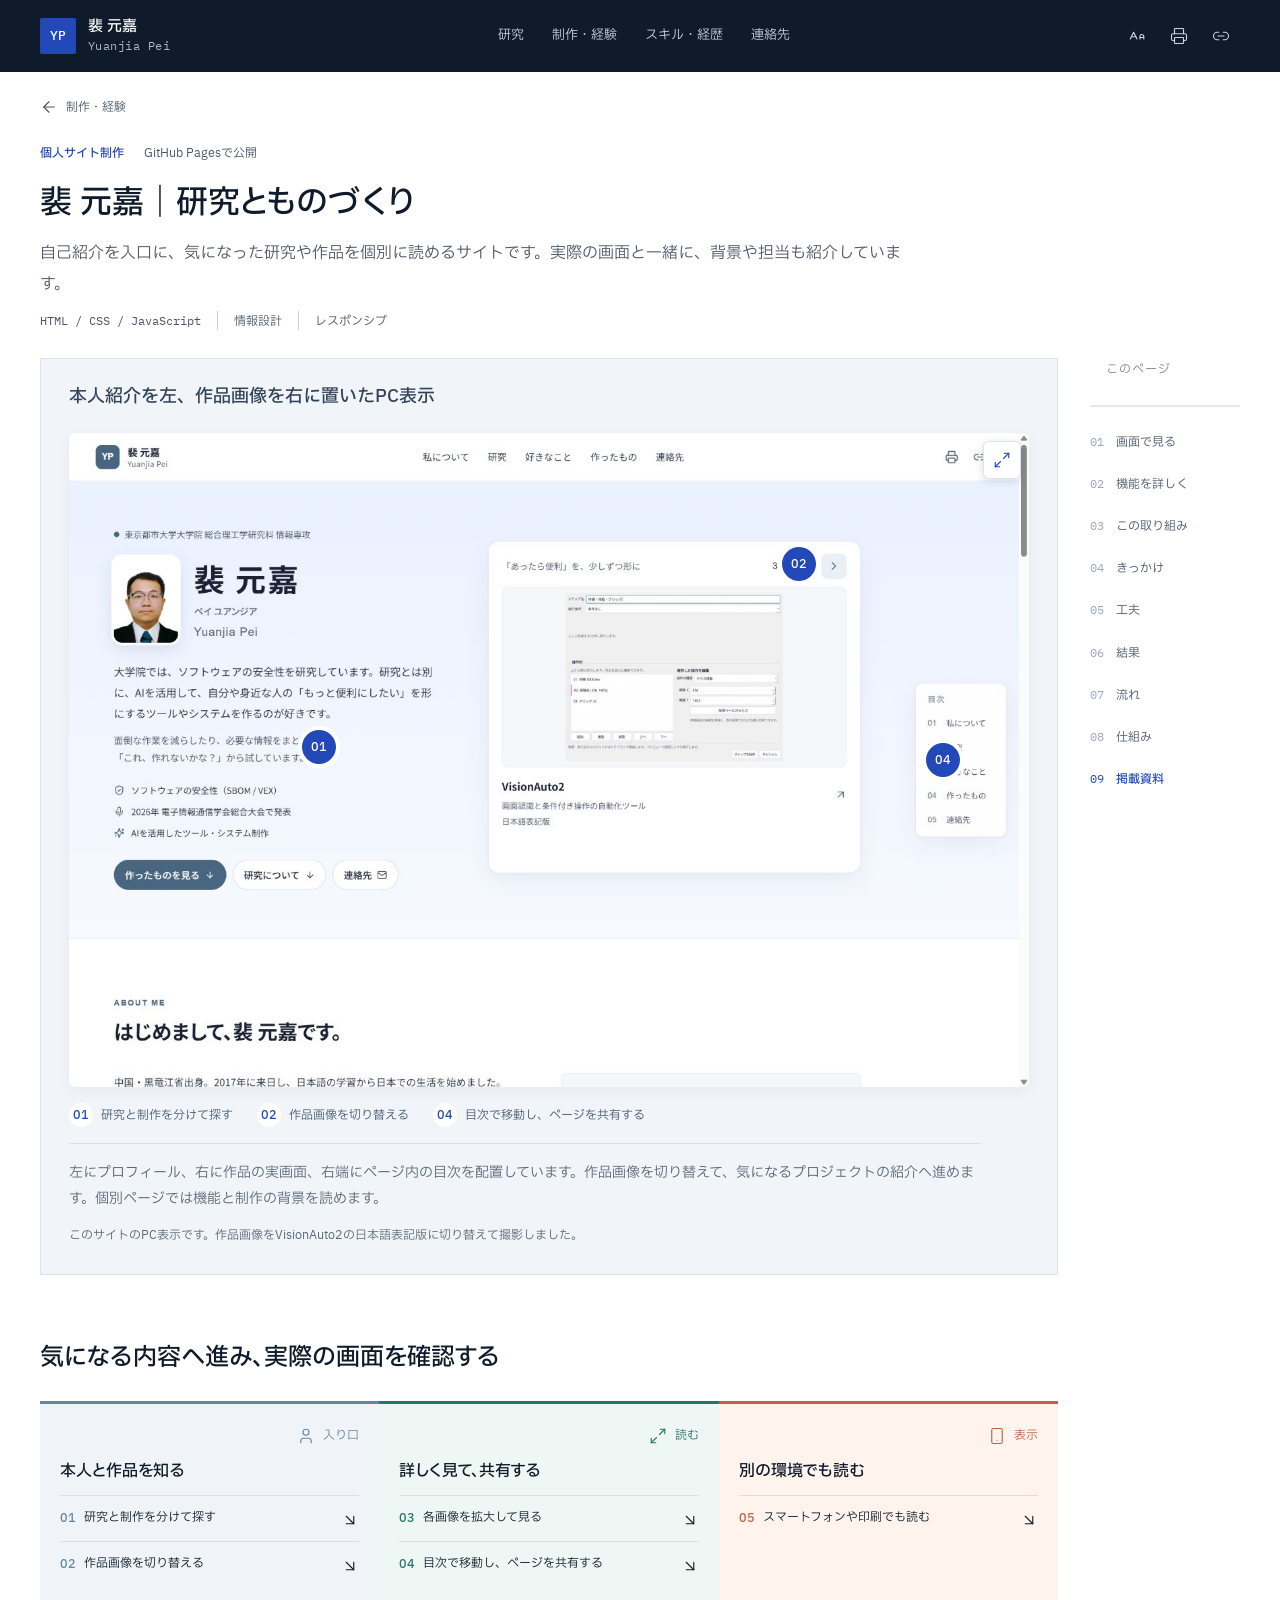
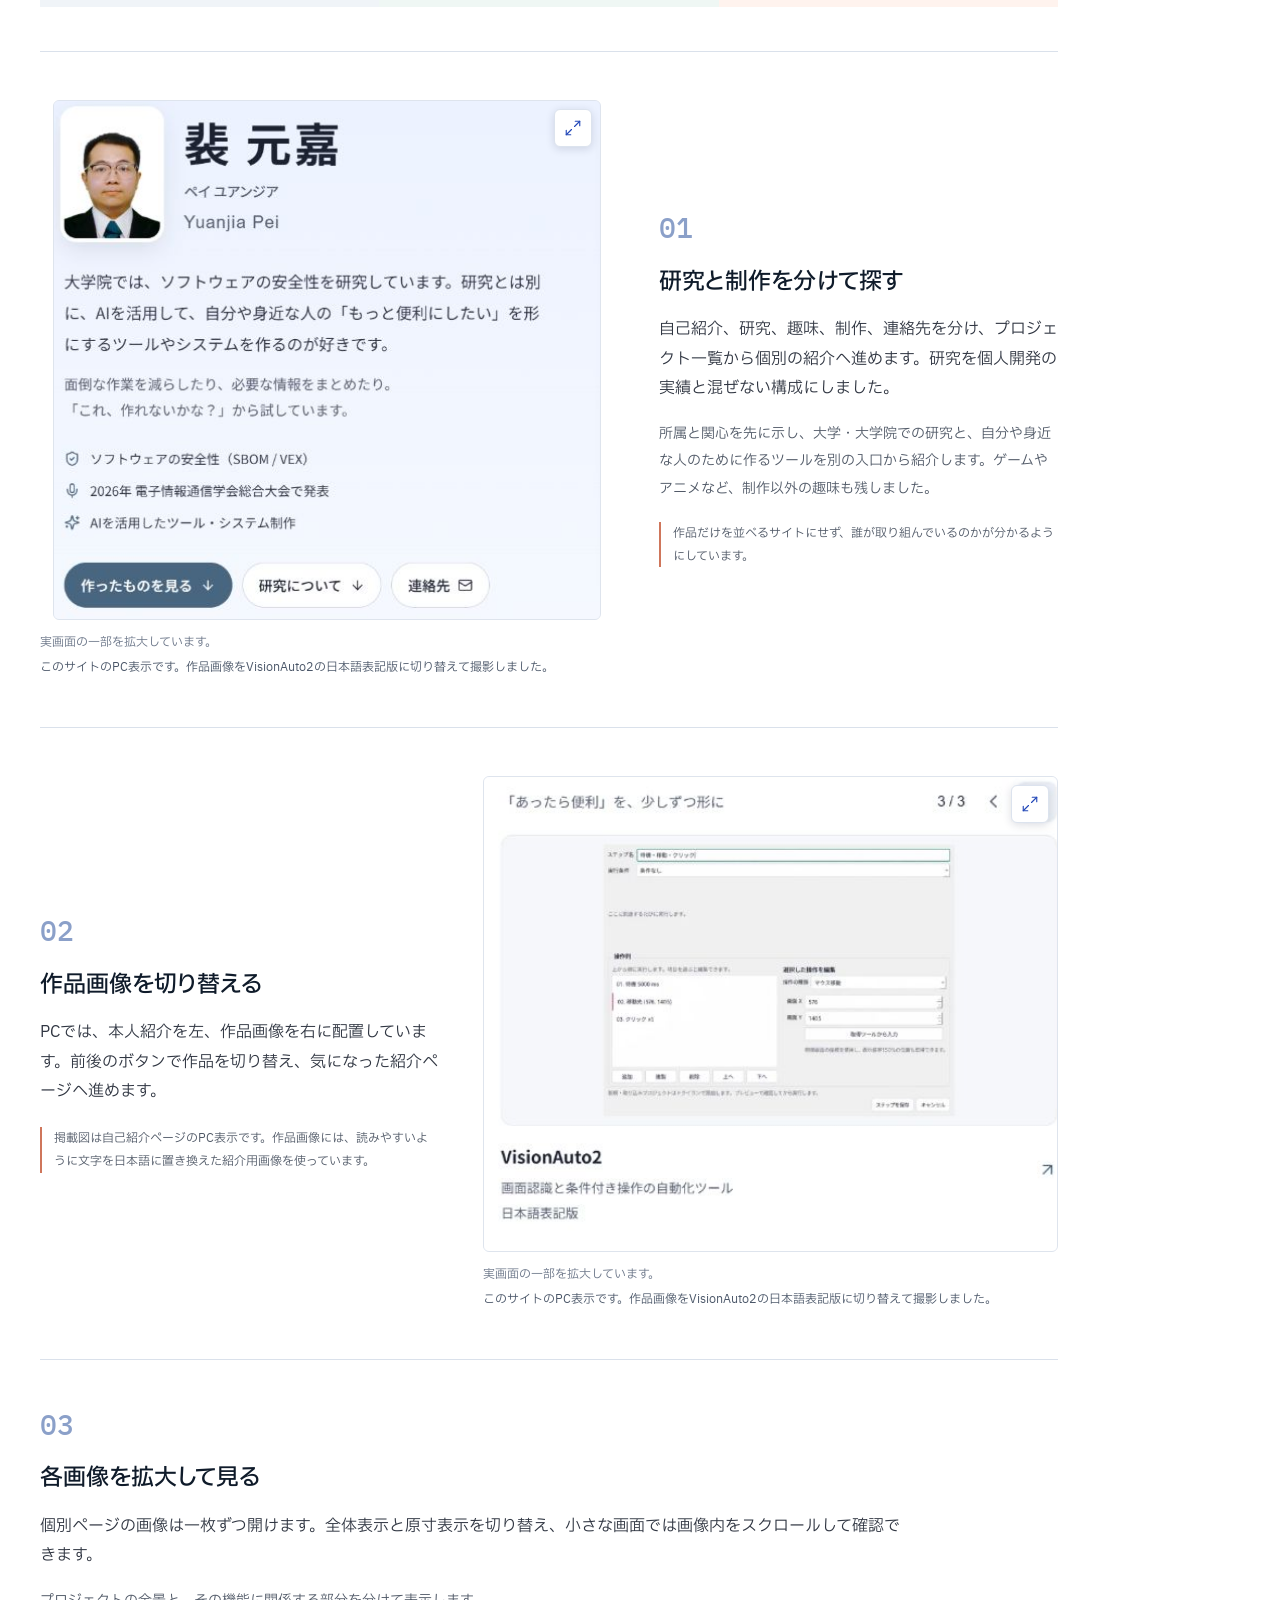
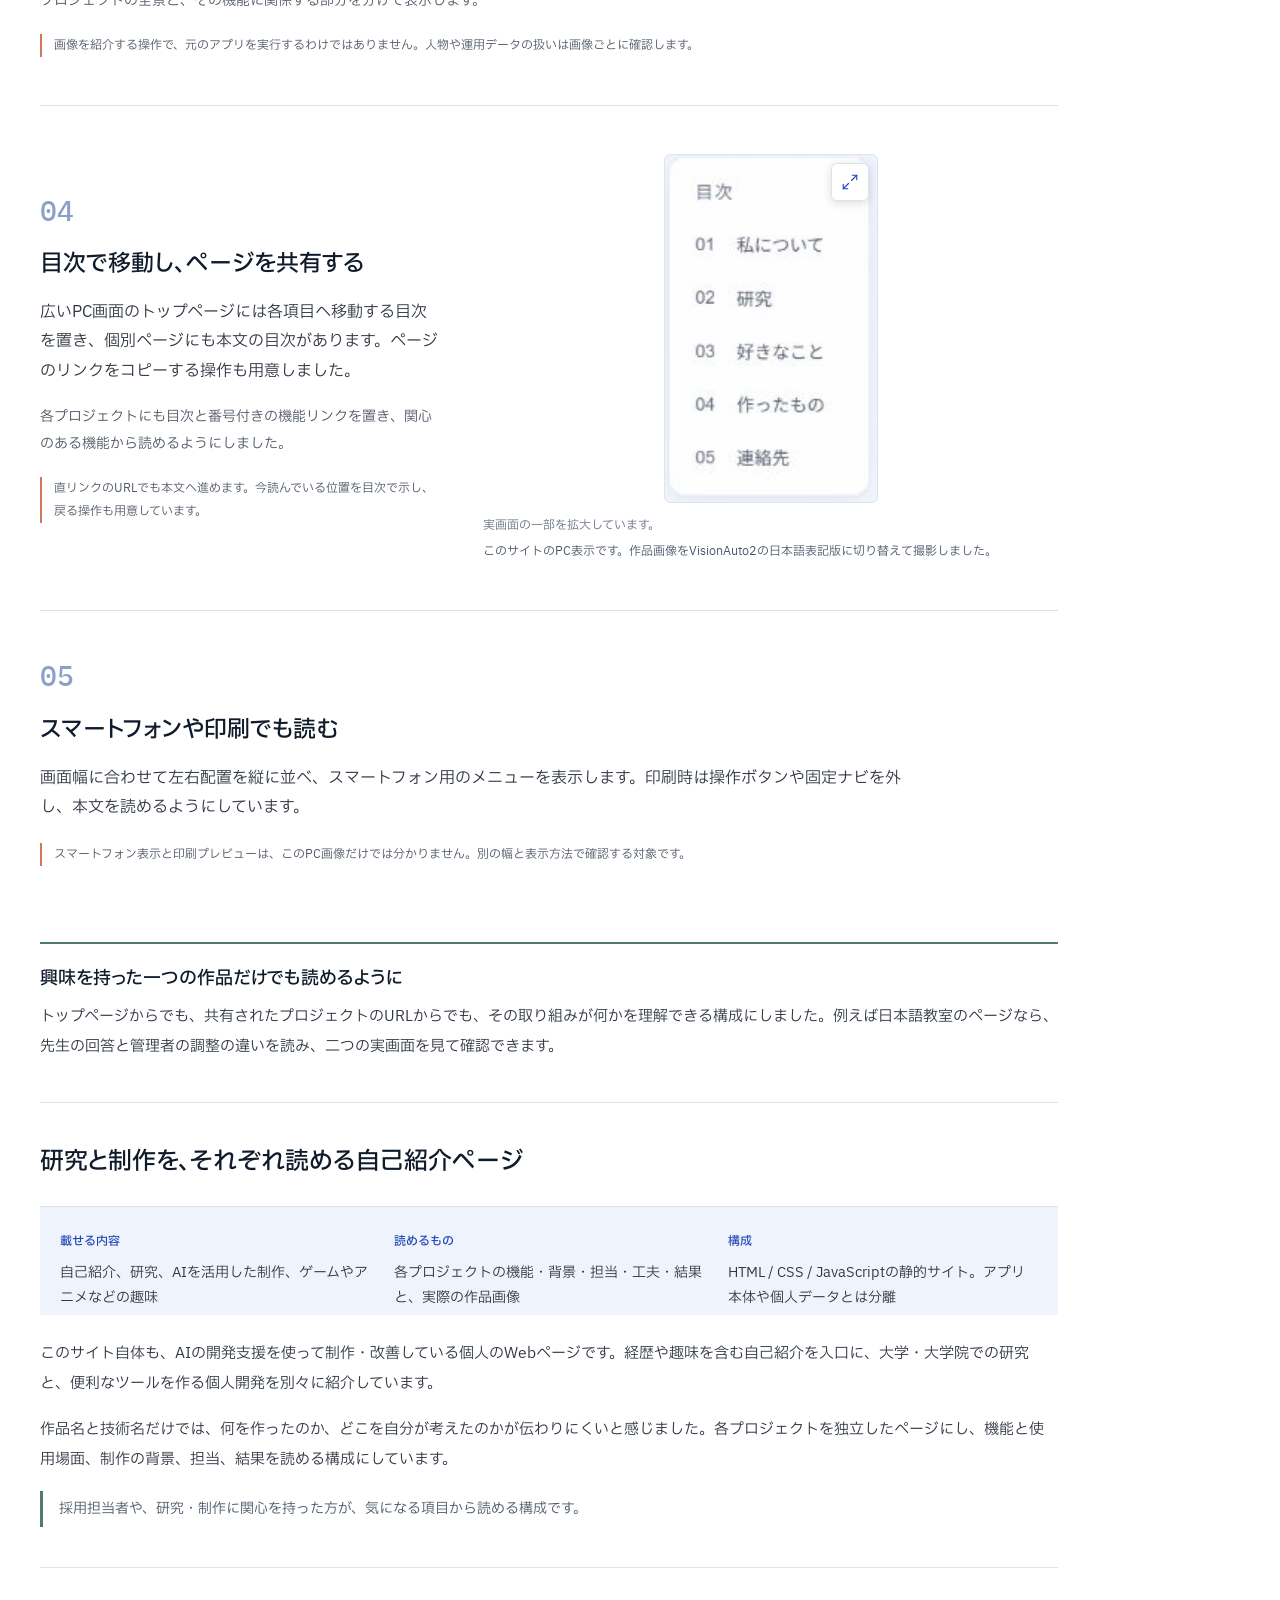
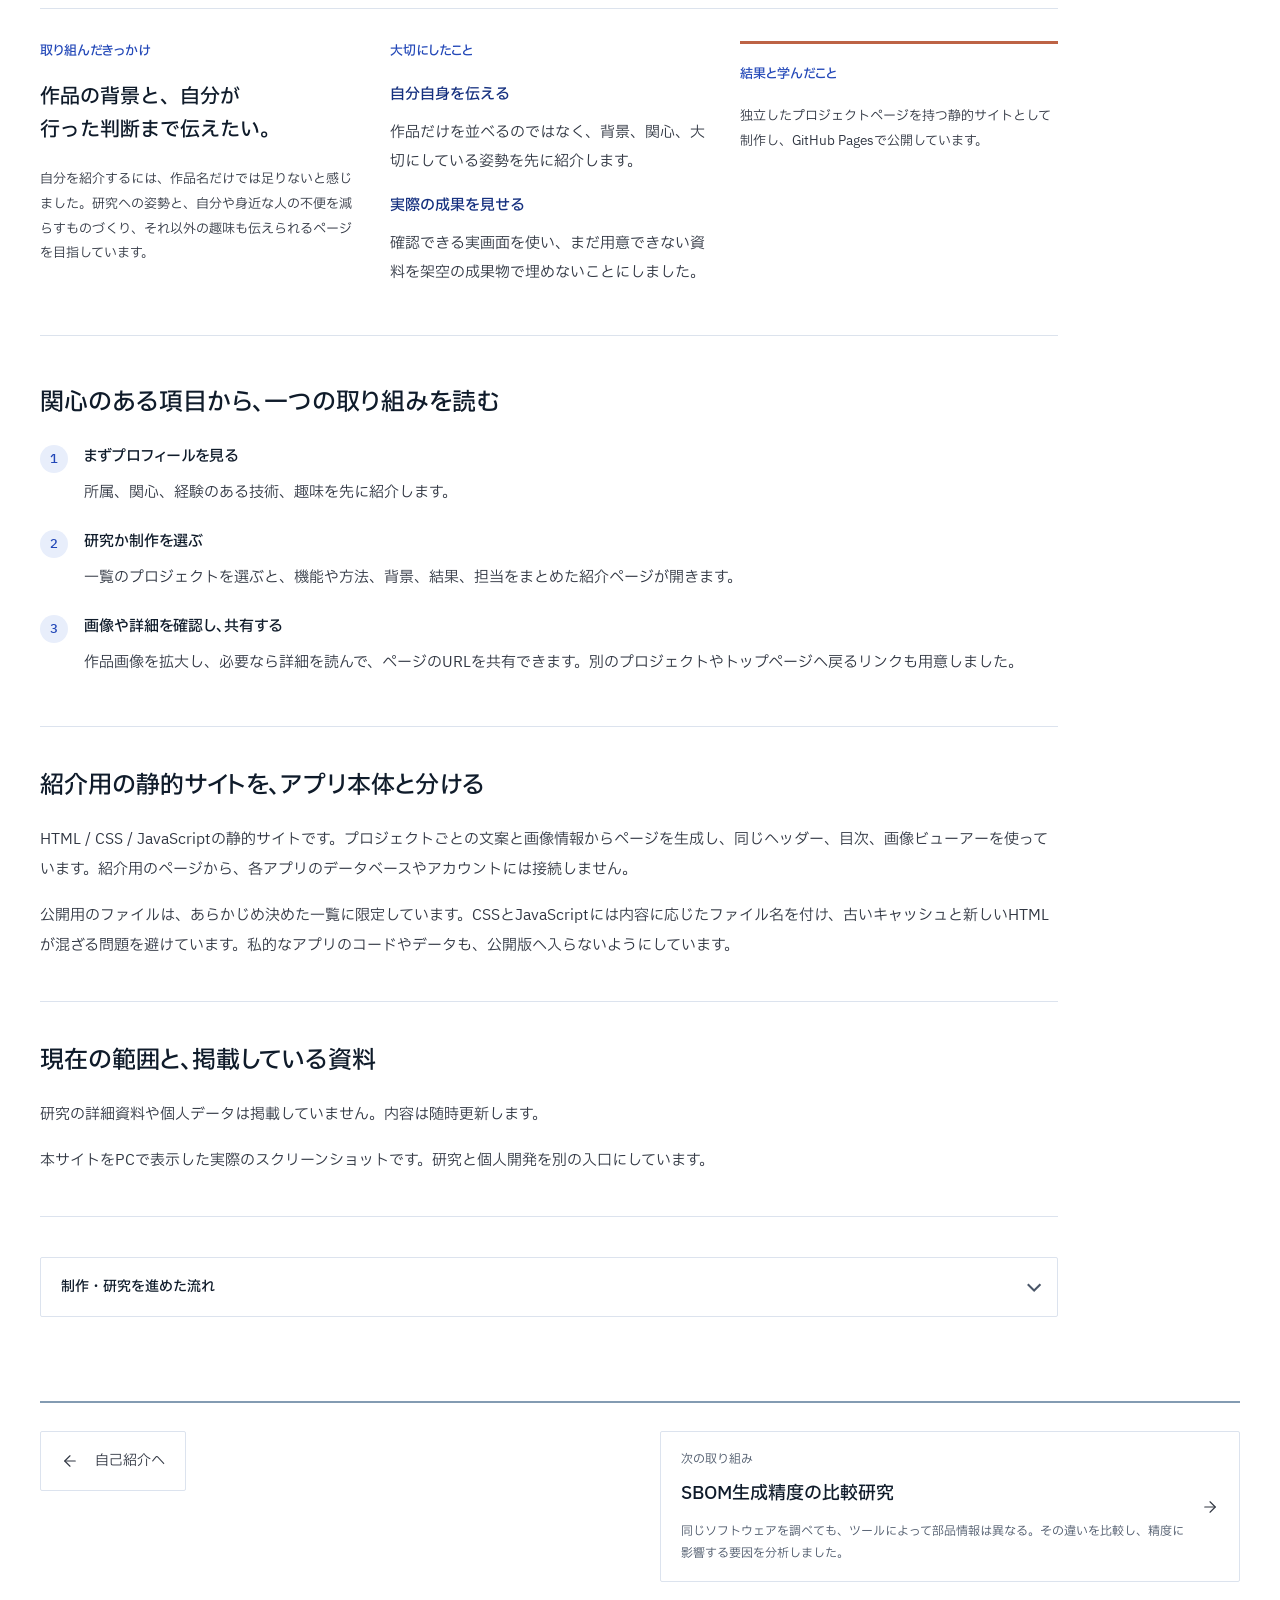
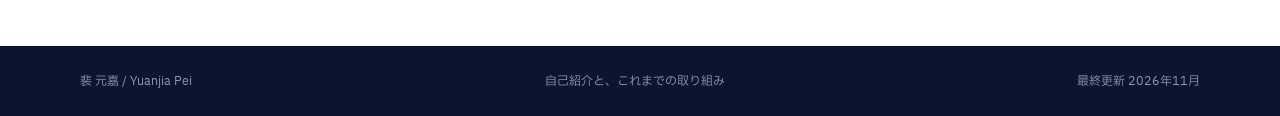
<file: projects/portfolio.html>
<!DOCTYPE html><html lang="ja"><head><meta charset="utf-8"><meta name="viewport" content="width=device-width,initial-scale=1"><meta name="description" content="大学・大学院での研究と、AIを活用したツール・システム制作を紹介する自己紹介ページ。何を便利にしたかったのか、工夫した点や結果を、趣味や経歴と合わせて伝えます。"><meta name="theme-color" content="#496681"><title>裴 元嘉｜研究とものづくり</title>
<meta property="og:type" content="article"><meta property="og:title" content="裴 元嘉｜研究とものづくり"><meta property="og:description" content="大学・大学院での研究と、AIを活用したツール・システム制作を紹介する自己紹介ページ。何を便利にしたかったのか、工夫した点や結果を、趣味や経歴と合わせて伝えます。"><meta property="og:url" content="https://2448309821.github.io/intro-page/projects/portfolio.html"><meta property="og:image" content="https://2448309821.github.io/intro-page/assets/profile-photo.jpeg"><meta property="og:locale" content="ja_JP"><meta name="twitter:card" content="summary">
<script>try{var f=localStorage.getItem("font-size");if(f==="l"||f==="xl")document.documentElement.dataset.font=f}catch(e){}</script><link rel="icon" href="data:image/svg+xml,%3Csvg xmlns='http://www.w3.org/2000/svg' viewBox='0 0 64 64'%3E%3Crect width='64' height='64' rx='8' fill='%23496681'/%3E%3Ctext x='32' y='41' text-anchor='middle' font-family='Arial' font-size='24' font-weight='700' fill='white'%3EYP%3C/text%3E%3C/svg%3E"><link rel="preconnect" href="https://fonts.googleapis.com"><link rel="preconnect" href="https://fonts.gstatic.com" crossorigin=""><link rel="stylesheet" href="https://fonts.googleapis.com/css2?family=IBM+Plex+Sans+JP:wght@400;500&amp;family=IBM+Plex+Mono:wght@400;500&amp;display=swap"><link rel="stylesheet" href="../style.01e42b67ec86.css"></head>
<body class="page-project"><a class="skip" href="#main">本文へ</a>
<header class="site-header"><a class="wordmark" href="../index.html"><span class="mark" aria-hidden="true">YP</span><span>裴 元嘉<small>Yuanjia Pei</small></span></a><nav aria-label="メインナビゲーション"><a href="../index.html#research">研究</a><a href="../index.html#development">制作・経験</a><a href="../index.html#profile">スキル・経歴</a><a href="../index.html#contact">連絡先</a></nav><div class="header-tools"><button class="icon-button" data-font-size="" title="文字サイズ：標準" aria-label="文字サイズを変更（現在：標準）"><svg xmlns="http://www.w3.org/2000/svg" width="24" height="24" viewBox="0 0 24 24" fill="none" stroke="currentColor" stroke-width="2" stroke-linecap="round" stroke-linejoin="round" class="lucide lucide-a-large-small" aria-hidden="true" focusable="false"><path d="M21 14h-5"></path><path d="M16 16v-3.5a2.5 2.5 0 0 1 5 0V16"></path><path d="M4.5 13h6"></path><path d="m3 16 4.5-9 4.5 9"></path></svg></button><button class="icon-button" data-print="" title="PDF / 印刷" aria-label="PDF / 印刷"><svg xmlns="http://www.w3.org/2000/svg" width="24" height="24" viewBox="0 0 24 24" fill="none" stroke="currentColor" stroke-width="2" stroke-linecap="round" stroke-linejoin="round" class="lucide lucide-printer" aria-hidden="true" focusable="false"><path d="M6 18H4a2 2 0 0 1-2-2v-5a2 2 0 0 1 2-2h16a2 2 0 0 1 2 2v5a2 2 0 0 1-2 2h-2"></path><path d="M6 9V3a1 1 0 0 1 1-1h10a1 1 0 0 1 1 1v6"></path><rect x="6" y="14" width="12" height="8" rx="1"></rect></svg></button><button class="icon-button" data-share="" title="このページのリンクをコピー" aria-label="このページのリンクをコピー"><svg xmlns="http://www.w3.org/2000/svg" width="24" height="24" viewBox="0 0 24 24" fill="none" stroke="currentColor" stroke-width="2" stroke-linecap="round" stroke-linejoin="round" class="lucide lucide-link-2" aria-hidden="true" focusable="false"><path d="M9 17H7A5 5 0 0 1 7 7h2"></path><path d="M15 7h2a5 5 0 1 1 0 10h-2"></path><line x1="8" x2="16" y1="12" y2="12"></line></svg></button><button class="icon-button mobile-menu" data-menu="" title="メニュー" aria-label="メニュー" aria-expanded="false"><span data-icon-closed=""><svg xmlns="http://www.w3.org/2000/svg" width="24" height="24" viewBox="0 0 24 24" fill="none" stroke="currentColor" stroke-width="2" stroke-linecap="round" stroke-linejoin="round" class="lucide lucide-menu" aria-hidden="true" focusable="false"><line x1="4" x2="20" y1="12" y2="12"></line><line x1="4" x2="20" y1="6" y2="6"></line><line x1="4" x2="20" y1="18" y2="18"></line></svg></span><span data-icon-open="" hidden=""><svg xmlns="http://www.w3.org/2000/svg" width="24" height="24" viewBox="0 0 24 24" fill="none" stroke="currentColor" stroke-width="2" stroke-linecap="round" stroke-linejoin="round" class="lucide lucide-x" aria-hidden="true" focusable="false"><path d="M18 6 6 18"></path><path d="m6 6 12 12"></path></svg></span></button></div></header>

<main id="main"><div class="container project-page story-page story-v2 group-development"><a class="back-link" href="../index.html#development"><svg xmlns="http://www.w3.org/2000/svg" width="24" height="24" viewBox="0 0 24 24" fill="none" stroke="currentColor" stroke-width="2" stroke-linecap="round" stroke-linejoin="round" class="lucide lucide-arrow-left" aria-hidden="true" focusable="false"><path d="m12 19-7-7 7-7"></path><path d="M19 12H5"></path></svg>制作・経験</a><header class="project-heading"><div class="project-heading-meta"><span>個人サイト制作</span><span class="state-label">GitHub Pagesで公開</span></div><h1>裴 元嘉｜研究とものづくり</h1><p>自己紹介を入口に、気になった研究や作品を個別に読めるサイトです。実際の画面と一緒に、背景や担当も紹介しています。</p><div class="tag-list"><span>HTML / CSS / JavaScript</span><span>情報設計</span><span>レスポンシブ</span></div></header>
<div class="case-layout"><nav id="project-index" class="case-index" aria-label="このプロジェクトの目次"><p>このページ</p><button class="compact-index-button" data-index-toggle="" aria-controls="project-index" aria-expanded="false" aria-label="目次を開く"><svg xmlns="http://www.w3.org/2000/svg" width="24" height="24" viewBox="0 0 24 24" fill="none" stroke="currentColor" stroke-width="2" stroke-linecap="round" stroke-linejoin="round" class="lucide lucide-list" aria-hidden="true" focusable="false"><path d="M3 12h.01"></path><path d="M3 18h.01"></path><path d="M3 6h.01"></path><path d="M8 12h13"></path><path d="M8 18h13"></path><path d="M8 6h13"></path></svg><span>目次</span></button><div class="reading-progress" role="progressbar" aria-label="閲覧位置" aria-valuemin="0" aria-valuemax="100" aria-valuenow="0"><span data-read-progress=""></span></div><a href="#screens" data-quick-link="screens"><span class="index-number">01</span>画面で見る</a><a href="#capabilities" data-quick-link="capabilities"><span class="index-number">02</span>機能を詳しく</a><a href="#overview" data-quick-link="overview"><span class="index-number">03</span>この取り組み</a><a href="#background" data-quick-link="background"><span class="index-number">04</span>きっかけ</a><a href="#decisions" data-quick-link="decisions"><span class="index-number">05</span>工夫</a><a href="#outcome" data-quick-link="outcome"><span class="index-number">06</span>結果</a><a href="#usage" data-quick-link="usage"><span class="index-number">07</span>流れ</a><a href="#implementation" data-quick-link="implementation"><span class="index-number">08</span>仕組み</a><a href="#scope" data-quick-link="scope"><span class="index-number">09</span>掲載資料</a><button class="quick-top" data-top="" title="ページ上部へ戻る" aria-label="ページ上部へ戻る"><svg xmlns="http://www.w3.org/2000/svg" width="24" height="24" viewBox="0 0 24 24" fill="none" stroke="currentColor" stroke-width="2" stroke-linecap="round" stroke-linejoin="round" class="lucide lucide-arrow-up" aria-hidden="true" focusable="false"><path d="m5 12 7-7 7 7"></path><path d="M12 19V5"></path></svg></button></nav><div class="case-content">
<section id="screens" class="project-screens"><div class="screen-section-heading"><h2>画面で見る</h2></div><figure class="project-showcase"><div class="story-screen-title">本人紹介を左、作品画像を右に置いたPC表示</div><div class="screenshot-frame story-frame   "><img class="project-screenshot" src="../assets/screenshots/portfolio-current.jpg" alt="現在の自己紹介ページをPCで表示した画面。左にプロフィール、右にVisionAuto2の日本語表記版、右端に目次を配置。" width="1425" height="970" loading="eager"><a class="screen-marker" href="#feature-portfolio-1" style="left:26%;top:48%" title="研究と制作を分けて探す" aria-label="1. 研究と制作を分けて探す">01</a><a class="screen-marker" href="#feature-portfolio-2" style="left:76%;top:20%" title="作品画像を切り替える" aria-label="2. 作品画像を切り替える">02</a><a class="screen-marker" href="#feature-portfolio-4" style="left:91%;top:50%" title="目次で移動し、ページを共有する" aria-label="4. 目次で移動し、ページを共有する">04</a><button class="icon-button expand-button " data-expand="" title="画面を拡大" aria-label="画面を拡大"><svg xmlns="http://www.w3.org/2000/svg" width="24" height="24" viewBox="0 0 24 24" fill="none" stroke="currentColor" stroke-width="2" stroke-linecap="round" stroke-linejoin="round" class="lucide lucide-maximize-2" aria-hidden="true" focusable="false"><polyline points="15 3 21 3 21 9"></polyline><polyline points="9 21 3 21 3 15"></polyline><line x1="21" x2="14" y1="3" y2="10"></line><line x1="3" x2="10" y1="21" y2="14"></line></svg></button></div><nav class="screen-key" aria-label="本人紹介を左、作品画像を右に置いたPC表示に関連する機能"><a href="#feature-portfolio-1"><span>01</span>研究と制作を分けて探す</a><a href="#feature-portfolio-2"><span>02</span>作品画像を切り替える</a><a href="#feature-portfolio-4"><span>04</span>目次で移動し、ページを共有する</a></nav><figcaption><span class="screenshot-explanation">左にプロフィール、右に作品の実画面、右端にページ内の目次を配置しています。作品画像を切り替えて、気になるプロジェクトの紹介へ進めます。個別ページでは機能と制作の背景を読めます。</span>このサイトのPC表示です。作品画像をVisionAuto2の日本語表記版に切り替えて撮影しました。</figcaption></figure></section>

<section id="capabilities"><h2>気になる内容へ進み、実際の画面を確認する</h2><nav class="feature-map grouped-feature-map" aria-label="機能一覧"><div class="feature-group phase-1"><div class="phase-heading"><svg xmlns="http://www.w3.org/2000/svg" width="24" height="24" viewBox="0 0 24 24" fill="none" stroke="currentColor" stroke-width="2" stroke-linecap="round" stroke-linejoin="round" class="lucide lucide-user" aria-hidden="true" focusable="false"><path d="M19 21v-2a4 4 0 0 0-4-4H9a4 4 0 0 0-4 4v2"></path><circle cx="12" cy="7" r="4"></circle></svg><span>入り口</span></div><h3>本人と作品を知る</h3><a href="#feature-portfolio-1"><span>01</span>研究と制作を分けて探す<svg xmlns="http://www.w3.org/2000/svg" width="24" height="24" viewBox="0 0 24 24" fill="none" stroke="currentColor" stroke-width="2" stroke-linecap="round" stroke-linejoin="round" class="lucide lucide-arrow-down-right" aria-hidden="true" focusable="false"><path d="m7 7 10 10"></path><path d="M17 7v10H7"></path></svg></a><a href="#feature-portfolio-2"><span>02</span>作品画像を切り替える<svg xmlns="http://www.w3.org/2000/svg" width="24" height="24" viewBox="0 0 24 24" fill="none" stroke="currentColor" stroke-width="2" stroke-linecap="round" stroke-linejoin="round" class="lucide lucide-arrow-down-right" aria-hidden="true" focusable="false"><path d="m7 7 10 10"></path><path d="M17 7v10H7"></path></svg></a></div><div class="feature-group phase-2"><div class="phase-heading"><svg xmlns="http://www.w3.org/2000/svg" width="24" height="24" viewBox="0 0 24 24" fill="none" stroke="currentColor" stroke-width="2" stroke-linecap="round" stroke-linejoin="round" class="lucide lucide-maximize-2" aria-hidden="true" focusable="false"><polyline points="15 3 21 3 21 9"></polyline><polyline points="9 21 3 21 3 15"></polyline><line x1="21" x2="14" y1="3" y2="10"></line><line x1="3" x2="10" y1="21" y2="14"></line></svg><span>読む</span></div><h3>詳しく見て、共有する</h3><a href="#feature-portfolio-3"><span>03</span>各画像を拡大して見る<svg xmlns="http://www.w3.org/2000/svg" width="24" height="24" viewBox="0 0 24 24" fill="none" stroke="currentColor" stroke-width="2" stroke-linecap="round" stroke-linejoin="round" class="lucide lucide-arrow-down-right" aria-hidden="true" focusable="false"><path d="m7 7 10 10"></path><path d="M17 7v10H7"></path></svg></a><a href="#feature-portfolio-4"><span>04</span>目次で移動し、ページを共有する<svg xmlns="http://www.w3.org/2000/svg" width="24" height="24" viewBox="0 0 24 24" fill="none" stroke="currentColor" stroke-width="2" stroke-linecap="round" stroke-linejoin="round" class="lucide lucide-arrow-down-right" aria-hidden="true" focusable="false"><path d="m7 7 10 10"></path><path d="M17 7v10H7"></path></svg></a></div><div class="feature-group phase-3"><div class="phase-heading"><svg xmlns="http://www.w3.org/2000/svg" width="24" height="24" viewBox="0 0 24 24" fill="none" stroke="currentColor" stroke-width="2" stroke-linecap="round" stroke-linejoin="round" class="lucide lucide-smartphone" aria-hidden="true" focusable="false"><rect width="14" height="20" x="5" y="2" rx="2" ry="2"></rect><path d="M12 18h.01"></path></svg><span>表示</span></div><h3>別の環境でも読む</h3><a href="#feature-portfolio-5"><span>05</span>スマートフォンや印刷でも読む<svg xmlns="http://www.w3.org/2000/svg" width="24" height="24" viewBox="0 0 24 24" fill="none" stroke="currentColor" stroke-width="2" stroke-linecap="round" stroke-linejoin="round" class="lucide lucide-arrow-down-right" aria-hidden="true" focusable="false"><path d="m7 7 10 10"></path><path d="M17 7v10H7"></path></svg></a></div></nav><article id="feature-portfolio-1" tabindex="-1" class="feature-chapter " data-feature-chapter=""><div class="feature-copy"><span class="feature-number">01</span><h3>研究と制作を分けて探す</h3><p>自己紹介、研究、趣味、制作、連絡先を分け、プロジェクト一覧から個別の紹介へ進めます。研究を個人開発の実績と混ぜない構成にしました。</p><p>所属と関心を先に示し、大学・大学院での研究と、自分や身近な人のために作るツールを別の入口から紹介します。ゲームやアニメなど、制作以外の趣味も残しました。</p><p class="feature-care">作品だけを並べるサイトにせず、誰が取り組んでいるのかが分かるようにしています。</p></div><figure class="project-showcase"><div class="story-screen-title">研究と制作を分けて探す</div><div class="screenshot-frame story-frame compact-screen screen-detail " style="aspect-ratio:54150 / 51410;max-width:min(100%,547.7144524411593px);margin-inline:auto"><img class="project-screenshot" src="../assets/screenshots/portfolio-current.jpg" alt="現在の自己紹介ページをPCで表示した画面。左にプロフィール、右にVisionAuto2の日本語表記版、右端に目次を配置。" width="1425" height="970" style="width:263.1578947368421%;max-width:none;left:-10.526315789473685%;top:-33.9622641509434%" loading="lazy"><button class="icon-button expand-button " data-expand="" title="画面を拡大" aria-label="画面を拡大"><svg xmlns="http://www.w3.org/2000/svg" width="24" height="24" viewBox="0 0 24 24" fill="none" stroke="currentColor" stroke-width="2" stroke-linecap="round" stroke-linejoin="round" class="lucide lucide-maximize-2" aria-hidden="true" focusable="false"><polyline points="15 3 21 3 21 9"></polyline><polyline points="9 21 3 21 3 15"></polyline><line x1="21" x2="14" y1="3" y2="10"></line><line x1="3" x2="10" y1="21" y2="14"></line></svg></button></div><figcaption><span class="screenshot-explanation">左にプロフィール、右に作品の実画面、右端にページ内の目次を配置しています。作品画像を切り替えて、気になるプロジェクトの紹介へ進めます。個別ページでは機能と制作の背景を読めます。</span><span class="crop-note">実画面の一部を拡大しています。</span>このサイトのPC表示です。作品画像をVisionAuto2の日本語表記版に切り替えて撮影しました。</figcaption></figure></article><article id="feature-portfolio-2" tabindex="-1" class="feature-chapter " data-feature-chapter=""><div class="feature-copy"><span class="feature-number">02</span><h3>作品画像を切り替える</h3><p>PCでは、本人紹介を左、作品画像を右に配置しています。前後のボタンで作品を切り替え、気になった紹介ページへ進めます。</p><p class="feature-care">掲載図は自己紹介ページのPC表示です。作品画像には、読みやすいように文字を日本語に置き換えた紹介用画像を使っています。</p></div><figure class="project-showcase"><div class="story-screen-title">作品画像を切り替える</div><div class="screenshot-frame story-frame compact-screen screen-detail " style="aspect-ratio:52725 / 43650;max-width:min(100%,628.1099656357388px);margin-inline:auto"><img class="project-screenshot" src="../assets/screenshots/portfolio-current.jpg" alt="現在の自己紹介ページをPCで表示した画面。左にプロフィール、右にVisionAuto2の日本語表記版、右端に目次を配置。" width="1425" height="970" style="width:270.27027027027026%;max-width:none;left:-118.91891891891892%;top:-40%" loading="lazy"><button class="icon-button expand-button " data-expand="" title="画面を拡大" aria-label="画面を拡大"><svg xmlns="http://www.w3.org/2000/svg" width="24" height="24" viewBox="0 0 24 24" fill="none" stroke="currentColor" stroke-width="2" stroke-linecap="round" stroke-linejoin="round" class="lucide lucide-maximize-2" aria-hidden="true" focusable="false"><polyline points="15 3 21 3 21 9"></polyline><polyline points="9 21 3 21 3 15"></polyline><line x1="21" x2="14" y1="3" y2="10"></line><line x1="3" x2="10" y1="21" y2="14"></line></svg></button></div><figcaption><span class="screenshot-explanation">左にプロフィール、右に作品の実画面、右端にページ内の目次を配置しています。作品画像を切り替えて、気になるプロジェクトの紹介へ進めます。個別ページでは機能と制作の背景を読めます。</span><span class="crop-note">実画面の一部を拡大しています。</span>このサイトのPC表示です。作品画像をVisionAuto2の日本語表記版に切り替えて撮影しました。</figcaption></figure></article><article id="feature-portfolio-3" tabindex="-1" class="feature-chapter without-screen" data-feature-chapter=""><div class="feature-copy"><span class="feature-number">03</span><h3>各画像を拡大して見る</h3><p>個別ページの画像は一枚ずつ開けます。全体表示と原寸表示を切り替え、小さな画面では画像内をスクロールして確認できます。</p><p>プロジェクトの全景と、その機能に関係する部分を分けて表示します。</p><p class="feature-care">画像を紹介する操作で、元のアプリを実行するわけではありません。人物や運用データの扱いは画像ごとに確認します。</p></div></article><article id="feature-portfolio-4" tabindex="-1" class="feature-chapter " data-feature-chapter=""><div class="feature-copy"><span class="feature-number">04</span><h3>目次で移動し、ページを共有する</h3><p>広いPC画面のトップページには各項目へ移動する目次を置き、個別ページにも本文の目次があります。ページのリンクをコピーする操作も用意しました。</p><p>各プロジェクトにも目次と番号付きの機能リンクを置き、関心のある機能から読めるようにしました。</p><p class="feature-care">直リンクのURLでも本文へ進めます。今読んでいる位置を目次で示し、戻る操作も用意しています。</p></div><figure class="project-showcase"><div class="story-screen-title">目次で移動し、ページを共有する</div><div class="screenshot-frame story-frame compact-screen screen-detail " style="aspect-ratio:14250 / 23280;max-width:min(100%,213.75px);margin-inline:auto"><img class="project-screenshot" src="../assets/screenshots/portfolio-current.jpg" alt="現在の自己紹介ページをPCで表示した画面。左にプロフィール、右にVisionAuto2の日本語表記版、右端に目次を配置。" width="1425" height="970" style="width:1000%;max-width:none;left:-880%;top:-158.33333333333334%" loading="lazy"><button class="icon-button expand-button " data-expand="" title="画面を拡大" aria-label="画面を拡大"><svg xmlns="http://www.w3.org/2000/svg" width="24" height="24" viewBox="0 0 24 24" fill="none" stroke="currentColor" stroke-width="2" stroke-linecap="round" stroke-linejoin="round" class="lucide lucide-maximize-2" aria-hidden="true" focusable="false"><polyline points="15 3 21 3 21 9"></polyline><polyline points="9 21 3 21 3 15"></polyline><line x1="21" x2="14" y1="3" y2="10"></line><line x1="3" x2="10" y1="21" y2="14"></line></svg></button></div><figcaption><span class="screenshot-explanation">左にプロフィール、右に作品の実画面、右端にページ内の目次を配置しています。作品画像を切り替えて、気になるプロジェクトの紹介へ進めます。個別ページでは機能と制作の背景を読めます。</span><span class="crop-note">実画面の一部を拡大しています。</span>このサイトのPC表示です。作品画像をVisionAuto2の日本語表記版に切り替えて撮影しました。</figcaption></figure></article><article id="feature-portfolio-5" tabindex="-1" class="feature-chapter without-screen" data-feature-chapter=""><div class="feature-copy"><span class="feature-number">05</span><h3>スマートフォンや印刷でも読む</h3><p>画面幅に合わせて左右配置を縦に並べ、スマートフォン用のメニューを表示します。印刷時は操作ボタンや固定ナビを外し、本文を読めるようにしています。</p><p class="feature-care">スマートフォン表示と印刷プレビューは、このPC画像だけでは分かりません。別の幅と表示方法で確認する対象です。</p></div></article><div class="usage-example"><h3>興味を持った一つの作品だけでも読めるように</h3><p>トップページからでも、共有されたプロジェクトのURLからでも、その取り組みが何かを理解できる構成にしました。例えば日本語教室のページなら、先生の回答と管理者の調整の違いを読み、二つの実画面を見て確認できます。</p></div></section>
<section id="overview"><h2>研究と制作を、それぞれ読める自己紹介ページ</h2><dl class="project-brief"><div><dt>載せる内容</dt><dd>自己紹介、研究、AIを活用した制作、ゲームやアニメなどの趣味</dd></div><div><dt>読めるもの</dt><dd>各プロジェクトの機能・背景・担当・工夫・結果と、実際の作品画像</dd></div><div><dt>構成</dt><dd>HTML / CSS / JavaScriptの静的サイト。アプリ本体や個人データとは分離</dd></div></dl><p>このサイト自体も、AIの開発支援を使って制作・改善している個人のWebページです。経歴や趣味を含む自己紹介を入口に、大学・大学院での研究と、便利なツールを作る個人開発を別々に紹介しています。</p><p>作品名と技術名だけでは、何を作ったのか、どこを自分が考えたのかが伝わりにくいと感じました。各プロジェクトを独立したページにし、機能と使用場面、制作の背景、担当、結果を読める構成にしています。</p><p class="project-audience">採用担当者や、研究・制作に関心を持った方が、気になる項目から読める構成です。</p></section>
<div class="story-case-notes"><section id="background"><h2>取り組んだきっかけ</h2><p class="motivation-lead">作品の背景と、自分が行った判断まで伝えたい。</p><p>自分を紹介するには、作品名だけでは足りないと感じました。研究への姿勢と、自分や身近な人の不便を減らすものづくり、それ以外の趣味も伝えられるページを目指しています。</p></section><section id="decisions"><h2>大切にしたこと</h2><dl class="decision-list"><div><dt>自分自身を伝える</dt><dd>作品だけを並べるのではなく、背景、関心、大切にしている姿勢を先に紹介します。</dd></div><div><dt>実際の成果を見せる</dt><dd>確認できる実画面を使い、まだ用意できない資料を架空の成果物で埋めないことにしました。</dd></div></dl></section><section id="outcome"><h2>結果と学んだこと</h2><p>独立したプロジェクトページを持つ静的サイトとして制作し、GitHub Pagesで公開しています。</p></section></div>
<section id="usage"><h2>関心のある項目から、一つの取り組みを読む</h2><ol class="process-list usage-list "><li><h3>まずプロフィールを見る</h3><p>所属、関心、経験のある技術、趣味を先に紹介します。</p></li><li><h3>研究か制作を選ぶ</h3><p>一覧のプロジェクトを選ぶと、機能や方法、背景、結果、担当をまとめた紹介ページが開きます。</p></li><li><h3>画像や詳細を確認し、共有する</h3><p>作品画像を拡大し、必要なら詳細を読んで、ページのURLを共有できます。別のプロジェクトやトップページへ戻るリンクも用意しました。</p></li></ol></section>

<section id="implementation"><h2>紹介用の静的サイトを、アプリ本体と分ける</h2><p>HTML / CSS / JavaScriptの静的サイトです。プロジェクトごとの文案と画像情報からページを生成し、同じヘッダー、目次、画像ビューアーを使っています。紹介用のページから、各アプリのデータベースやアカウントには接続しません。</p><p>公開用のファイルは、あらかじめ決めた一覧に限定しています。CSSとJavaScriptには内容に応じたファイル名を付け、古いキャッシュと新しいHTMLが混ざる問題を避けています。私的なアプリのコードやデータも、公開版へ入らないようにしています。</p></section>


<section id="scope"><h2>現在の範囲と、掲載している資料</h2><p>研究の詳細資料や個人データは掲載していません。内容は随時更新します。</p><p>本サイトをPCで表示した実際のスクリーンショットです。研究と個人開発を別の入口にしています。</p></section>
<details class="contribution"><summary>制作・研究を進めた流れ</summary><ol class="process-list"><li><h3>二つの軸を分ける</h3><p>大学・大学院での研究と、興味から始めたAI支援の個人開発を分けました。</p></li><li><h3>作品ごとに背景を残す</h3><p>課題、担当、設計判断、結果と限界を独立したページにまとめました。</p></li><li><h3>公開範囲を整理する</h3><p>コード、画像、データを別々に考え、私的な素材を公開版に混ぜない方針を取りました。</p></li></ol></details></div></div><div class="project-next"><a href="../index.html"><svg xmlns="http://www.w3.org/2000/svg" width="24" height="24" viewBox="0 0 24 24" fill="none" stroke="currentColor" stroke-width="2" stroke-linecap="round" stroke-linejoin="round" class="lucide lucide-arrow-left" aria-hidden="true" focusable="false"><path d="m12 19-7-7 7-7"></path><path d="M19 12H5"></path></svg>自己紹介へ</a><a href="sbom.html"><span>次の取り組み<strong>SBOM生成精度の比較研究</strong><small>同じソフトウェアを調べても、ツールによって部品情報は異なる。その違いを比較し、精度に影響する要因を分析しました。</small></span><svg xmlns="http://www.w3.org/2000/svg" width="24" height="24" viewBox="0 0 24 24" fill="none" stroke="currentColor" stroke-width="2" stroke-linecap="round" stroke-linejoin="round" class="lucide lucide-arrow-right" aria-hidden="true" focusable="false"><path d="M5 12h14"></path><path d="m12 5 7 7-7 7"></path></svg></a></div></div></main><p class="toast" data-toast="" role="status" aria-live="polite"></p><footer class="site-footer"><div class="container footer-inner"><a href="../index.html">裴 元嘉 / Yuanjia Pei</a><span>自己紹介と、これまでの取り組み</span><small>最終更新 2026年11月</small></div></footer>
<dialog id="visual-dialog" aria-labelledby="visual-title"><div class="dialog-top"><h2 id="visual-title">プロジェクトの画面</h2><div class="dialog-tools"><button class="icon-button" data-zoom="" title="原寸で表示" aria-label="原寸で表示" aria-pressed="false"><span data-icon-closed=""><svg xmlns="http://www.w3.org/2000/svg" width="24" height="24" viewBox="0 0 24 24" fill="none" stroke="currentColor" stroke-width="2" stroke-linecap="round" stroke-linejoin="round" class="lucide lucide-zoom-in" aria-hidden="true" focusable="false"><circle cx="11" cy="11" r="8"></circle><line x1="21" x2="16.65" y1="21" y2="16.65"></line><line x1="11" x2="11" y1="8" y2="14"></line><line x1="8" x2="14" y1="11" y2="11"></line></svg></span><span data-icon-open="" hidden=""><svg xmlns="http://www.w3.org/2000/svg" width="24" height="24" viewBox="0 0 24 24" fill="none" stroke="currentColor" stroke-width="2" stroke-linecap="round" stroke-linejoin="round" class="lucide lucide-zoom-out" aria-hidden="true" focusable="false"><circle cx="11" cy="11" r="8"></circle><line x1="21" x2="16.65" y1="21" y2="16.65"></line><line x1="8" x2="14" y1="11" y2="11"></line></svg></span></button><button class="icon-button" data-close="" title="閉じる" aria-label="閉じる"><svg xmlns="http://www.w3.org/2000/svg" width="24" height="24" viewBox="0 0 24 24" fill="none" stroke="currentColor" stroke-width="2" stroke-linecap="round" stroke-linejoin="round" class="lucide lucide-x" aria-hidden="true" focusable="false"><path d="M18 6 6 18"></path><path d="m6 6 12 12"></path></svg></button></div></div><div id="visual-content" tabindex="0" role="region" aria-label="プロジェクト画像"></div><p id="visual-caption"></p></dialog>
<script src="../app.04f0bc5e4f0a.js"></script></body></html>
</file>
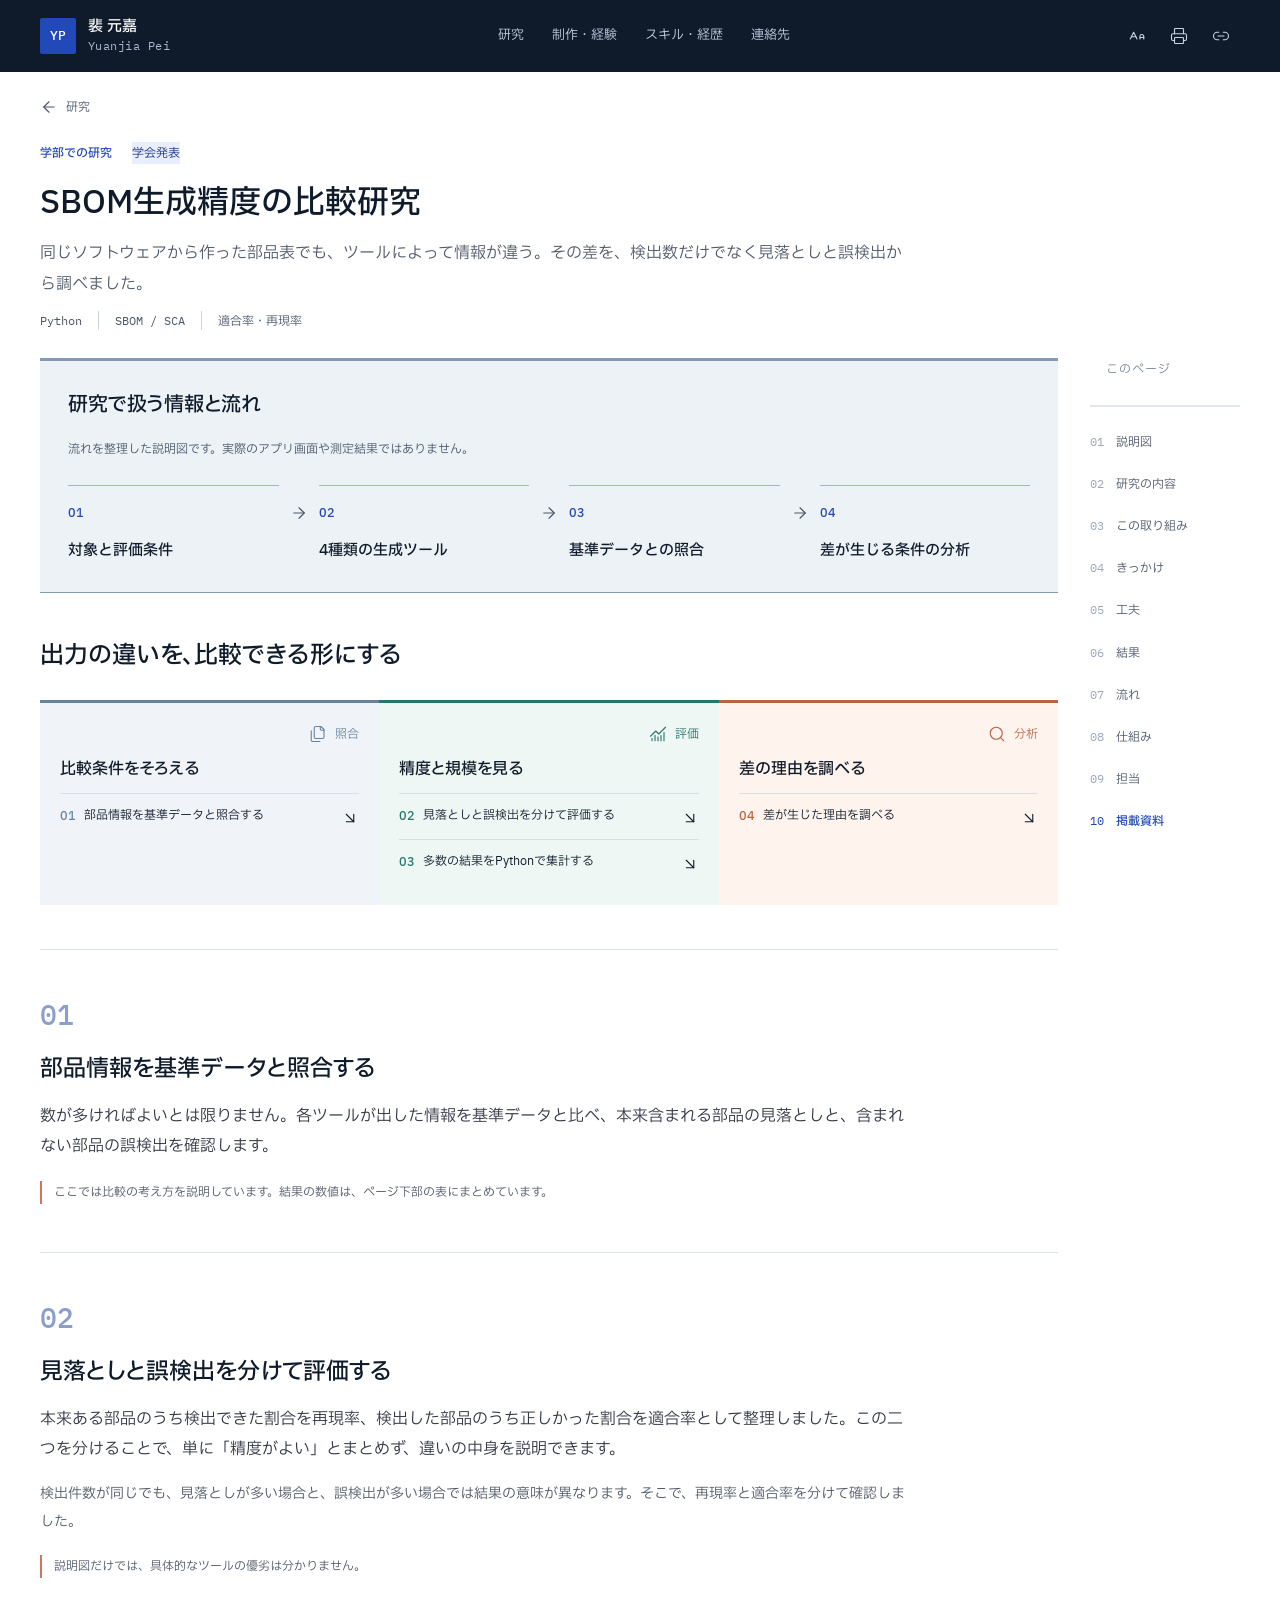
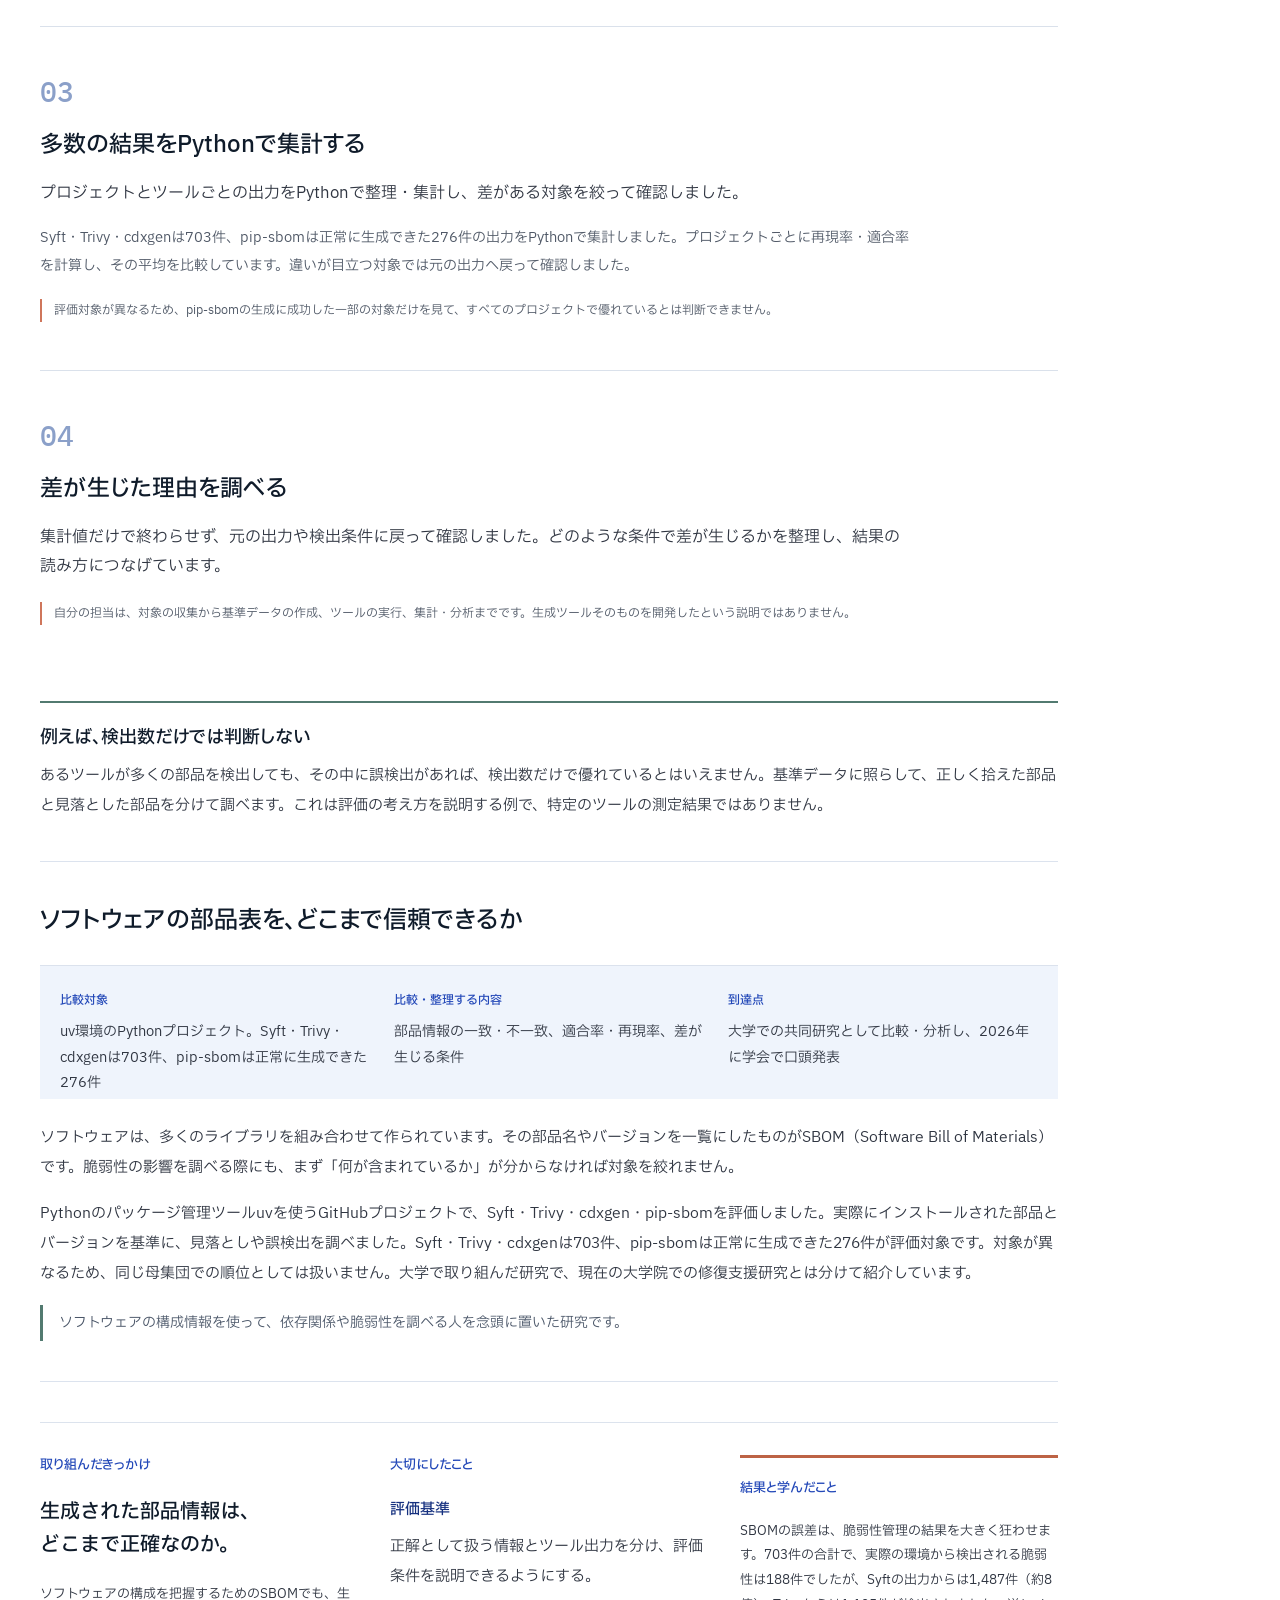
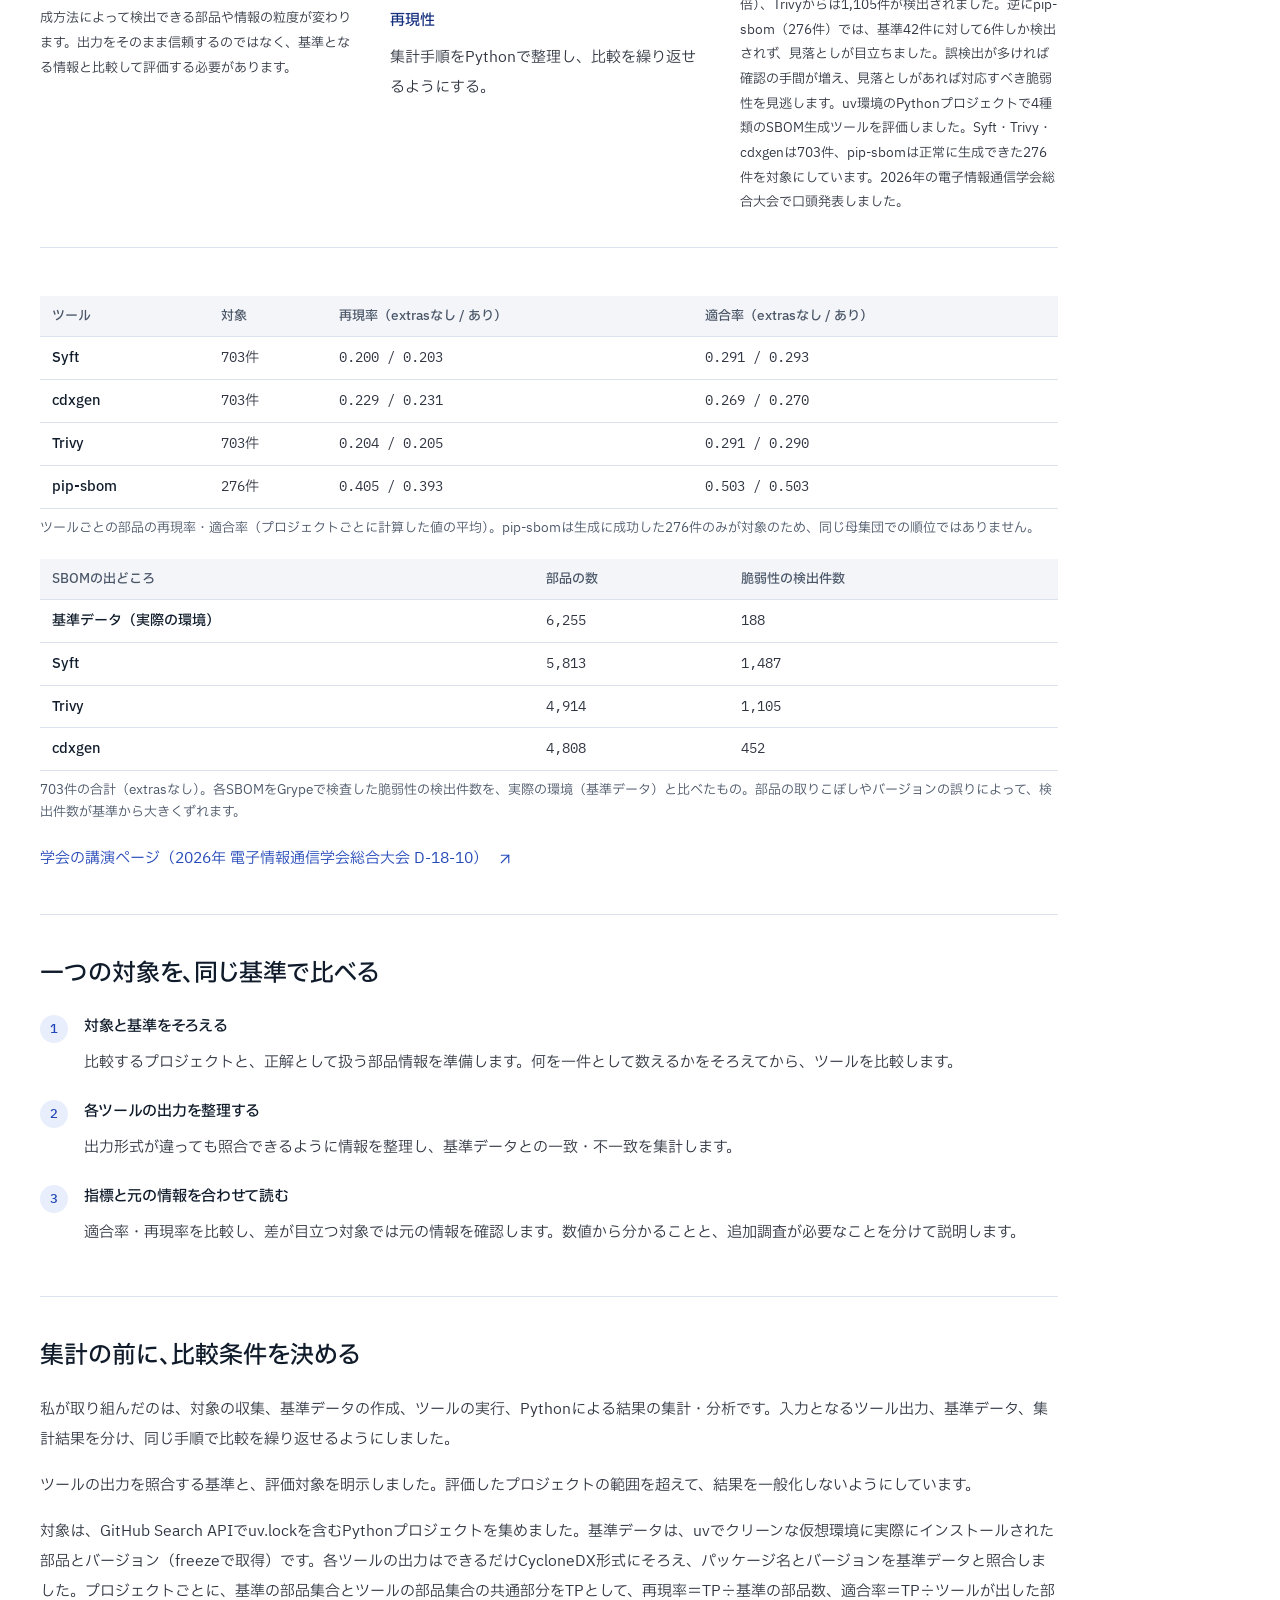
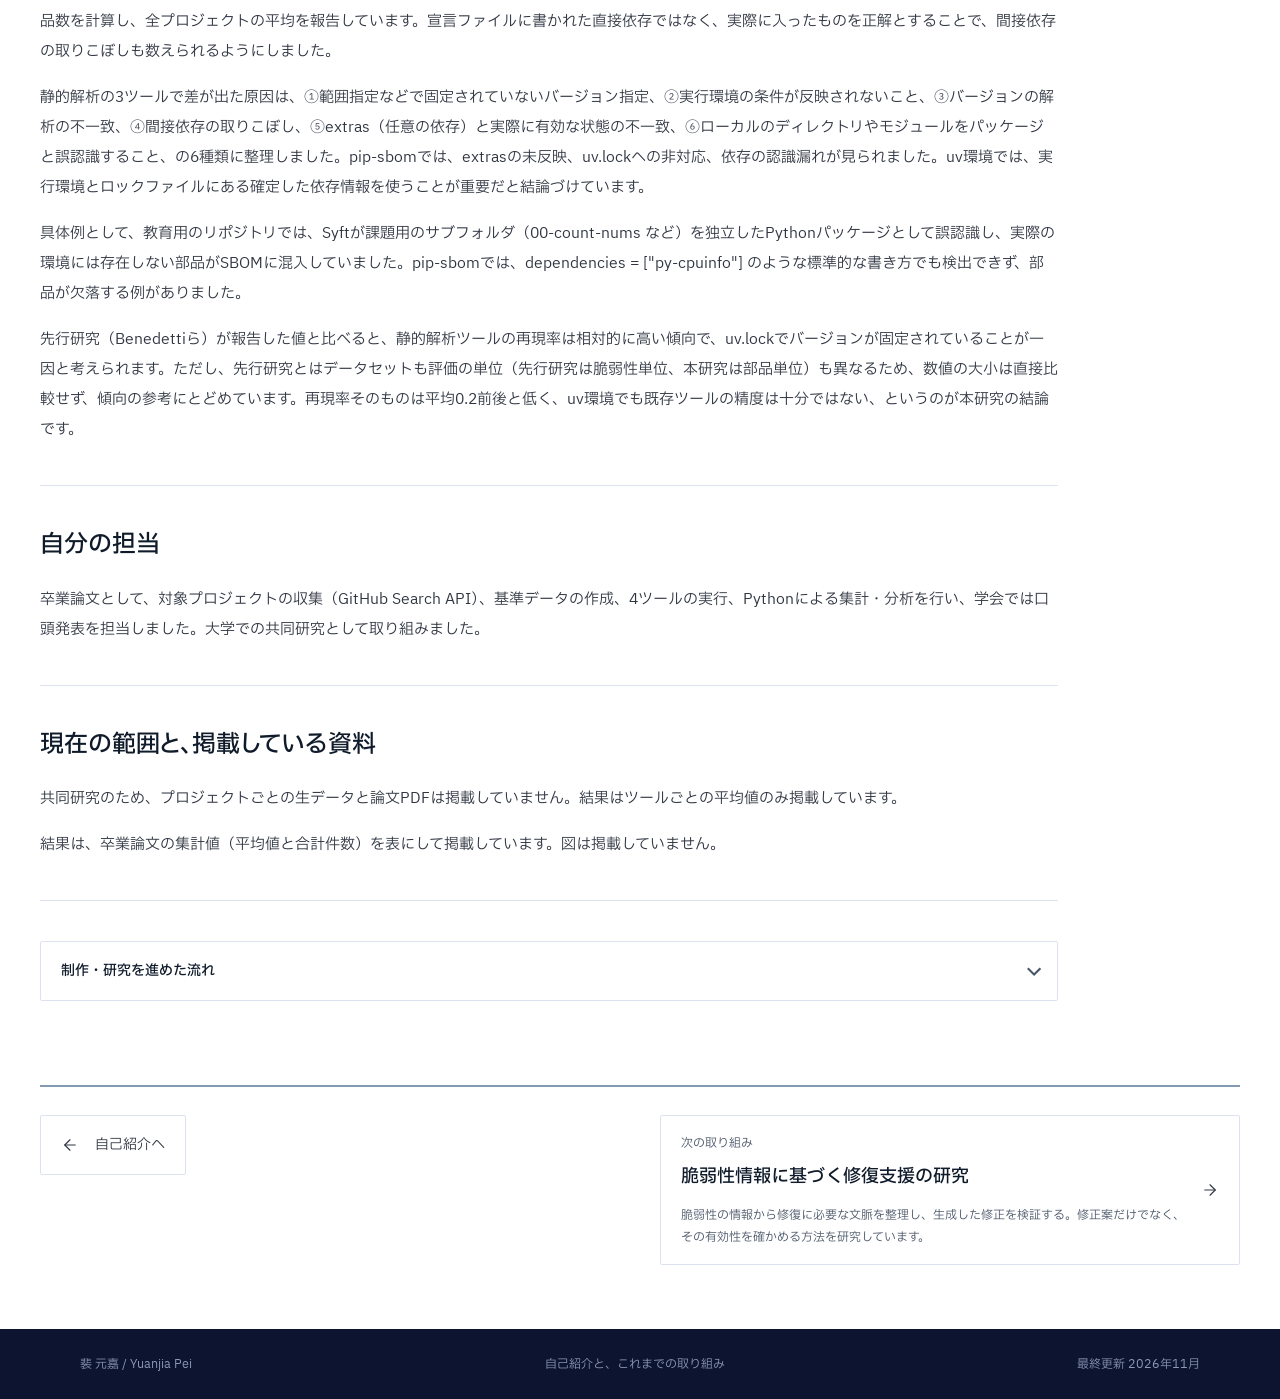
<file: projects/sbom.html>
<!DOCTYPE html><html lang="ja"><head><meta charset="utf-8"><meta name="viewport" content="width=device-width,initial-scale=1"><meta name="description" content="同じソフトウェアを調べても、ツールによって部品情報は異なる。その違いを比較し、精度に影響する要因を分析しました。"><meta name="theme-color" content="#496681"><title>SBOM生成精度の比較研究 | 裴 元嘉</title>
<meta property="og:type" content="article"><meta property="og:title" content="SBOM生成精度の比較研究 | 裴 元嘉"><meta property="og:description" content="同じソフトウェアを調べても、ツールによって部品情報は異なる。その違いを比較し、精度に影響する要因を分析しました。"><meta property="og:url" content="https://2448309821.github.io/intro-page/projects/sbom.html"><meta property="og:image" content="https://2448309821.github.io/intro-page/assets/profile-photo.jpeg"><meta property="og:locale" content="ja_JP"><meta name="twitter:card" content="summary">
<script>try{var f=localStorage.getItem("font-size");if(f==="l"||f==="xl")document.documentElement.dataset.font=f}catch(e){}</script><link rel="icon" href="data:image/svg+xml,%3Csvg xmlns='http://www.w3.org/2000/svg' viewBox='0 0 64 64'%3E%3Crect width='64' height='64' rx='8' fill='%23496681'/%3E%3Ctext x='32' y='41' text-anchor='middle' font-family='Arial' font-size='24' font-weight='700' fill='white'%3EYP%3C/text%3E%3C/svg%3E"><link rel="preconnect" href="https://fonts.googleapis.com"><link rel="preconnect" href="https://fonts.gstatic.com" crossorigin=""><link rel="stylesheet" href="https://fonts.googleapis.com/css2?family=IBM+Plex+Sans+JP:wght@400;500&amp;family=IBM+Plex+Mono:wght@400;500&amp;display=swap"><link rel="stylesheet" href="../style.01e42b67ec86.css"></head>
<body class="page-project"><a class="skip" href="#main">本文へ</a>
<header class="site-header"><a class="wordmark" href="../index.html"><span class="mark" aria-hidden="true">YP</span><span>裴 元嘉<small>Yuanjia Pei</small></span></a><nav aria-label="メインナビゲーション"><a href="../index.html#research">研究</a><a href="../index.html#development">制作・経験</a><a href="../index.html#profile">スキル・経歴</a><a href="../index.html#contact">連絡先</a></nav><div class="header-tools"><button class="icon-button" data-font-size="" title="文字サイズ：標準" aria-label="文字サイズを変更（現在：標準）"><svg xmlns="http://www.w3.org/2000/svg" width="24" height="24" viewBox="0 0 24 24" fill="none" stroke="currentColor" stroke-width="2" stroke-linecap="round" stroke-linejoin="round" class="lucide lucide-a-large-small" aria-hidden="true" focusable="false"><path d="M21 14h-5"></path><path d="M16 16v-3.5a2.5 2.5 0 0 1 5 0V16"></path><path d="M4.5 13h6"></path><path d="m3 16 4.5-9 4.5 9"></path></svg></button><button class="icon-button" data-print="" title="PDF / 印刷" aria-label="PDF / 印刷"><svg xmlns="http://www.w3.org/2000/svg" width="24" height="24" viewBox="0 0 24 24" fill="none" stroke="currentColor" stroke-width="2" stroke-linecap="round" stroke-linejoin="round" class="lucide lucide-printer" aria-hidden="true" focusable="false"><path d="M6 18H4a2 2 0 0 1-2-2v-5a2 2 0 0 1 2-2h16a2 2 0 0 1 2 2v5a2 2 0 0 1-2 2h-2"></path><path d="M6 9V3a1 1 0 0 1 1-1h10a1 1 0 0 1 1 1v6"></path><rect x="6" y="14" width="12" height="8" rx="1"></rect></svg></button><button class="icon-button" data-share="" title="このページのリンクをコピー" aria-label="このページのリンクをコピー"><svg xmlns="http://www.w3.org/2000/svg" width="24" height="24" viewBox="0 0 24 24" fill="none" stroke="currentColor" stroke-width="2" stroke-linecap="round" stroke-linejoin="round" class="lucide lucide-link-2" aria-hidden="true" focusable="false"><path d="M9 17H7A5 5 0 0 1 7 7h2"></path><path d="M15 7h2a5 5 0 1 1 0 10h-2"></path><line x1="8" x2="16" y1="12" y2="12"></line></svg></button><button class="icon-button mobile-menu" data-menu="" title="メニュー" aria-label="メニュー" aria-expanded="false"><span data-icon-closed=""><svg xmlns="http://www.w3.org/2000/svg" width="24" height="24" viewBox="0 0 24 24" fill="none" stroke="currentColor" stroke-width="2" stroke-linecap="round" stroke-linejoin="round" class="lucide lucide-menu" aria-hidden="true" focusable="false"><line x1="4" x2="20" y1="12" y2="12"></line><line x1="4" x2="20" y1="6" y2="6"></line><line x1="4" x2="20" y1="18" y2="18"></line></svg></span><span data-icon-open="" hidden=""><svg xmlns="http://www.w3.org/2000/svg" width="24" height="24" viewBox="0 0 24 24" fill="none" stroke="currentColor" stroke-width="2" stroke-linecap="round" stroke-linejoin="round" class="lucide lucide-x" aria-hidden="true" focusable="false"><path d="M18 6 6 18"></path><path d="m6 6 12 12"></path></svg></span></button></div></header>

<main id="main"><div class="container project-page story-page story-v2 group-research"><a class="back-link" href="../index.html#research"><svg xmlns="http://www.w3.org/2000/svg" width="24" height="24" viewBox="0 0 24 24" fill="none" stroke="currentColor" stroke-width="2" stroke-linecap="round" stroke-linejoin="round" class="lucide lucide-arrow-left" aria-hidden="true" focusable="false"><path d="m12 19-7-7 7-7"></path><path d="M19 12H5"></path></svg>研究</a><header class="project-heading"><div class="project-heading-meta"><span>学部での研究</span><span class="state-label">学会発表</span></div><h1>SBOM生成精度の比較研究</h1><p>同じソフトウェアから作った部品表でも、ツールによって情報が違う。その差を、検出数だけでなく見落としと誤検出から調べました。</p><div class="tag-list"><span>Python</span><span>SBOM / SCA</span><span>適合率・再現率</span></div></header>
<div class="case-layout"><nav id="project-index" class="case-index" aria-label="このプロジェクトの目次"><p>このページ</p><button class="compact-index-button" data-index-toggle="" aria-controls="project-index" aria-expanded="false" aria-label="目次を開く"><svg xmlns="http://www.w3.org/2000/svg" width="24" height="24" viewBox="0 0 24 24" fill="none" stroke="currentColor" stroke-width="2" stroke-linecap="round" stroke-linejoin="round" class="lucide lucide-list" aria-hidden="true" focusable="false"><path d="M3 12h.01"></path><path d="M3 18h.01"></path><path d="M3 6h.01"></path><path d="M8 12h13"></path><path d="M8 18h13"></path><path d="M8 6h13"></path></svg><span>目次</span></button><div class="reading-progress" role="progressbar" aria-label="閲覧位置" aria-valuemin="0" aria-valuemax="100" aria-valuenow="0"><span data-read-progress=""></span></div><a href="#project-map" data-quick-link="project-map"><span class="index-number">01</span>説明図</a><a href="#capabilities" data-quick-link="capabilities"><span class="index-number">02</span>研究の内容</a><a href="#overview" data-quick-link="overview"><span class="index-number">03</span>この取り組み</a><a href="#background" data-quick-link="background"><span class="index-number">04</span>きっかけ</a><a href="#decisions" data-quick-link="decisions"><span class="index-number">05</span>工夫</a><a href="#outcome" data-quick-link="outcome"><span class="index-number">06</span>結果</a><a href="#usage" data-quick-link="usage"><span class="index-number">07</span>流れ</a><a href="#implementation" data-quick-link="implementation"><span class="index-number">08</span>仕組み</a><a href="#ownership" data-quick-link="ownership"><span class="index-number">09</span>担当</a><a href="#scope" data-quick-link="scope"><span class="index-number">10</span>掲載資料</a><button class="quick-top" data-top="" title="ページ上部へ戻る" aria-label="ページ上部へ戻る"><svg xmlns="http://www.w3.org/2000/svg" width="24" height="24" viewBox="0 0 24 24" fill="none" stroke="currentColor" stroke-width="2" stroke-linecap="round" stroke-linejoin="round" class="lucide lucide-arrow-up" aria-hidden="true" focusable="false"><path d="m5 12 7-7 7 7"></path><path d="M12 19V5"></path></svg></button></nav><div class="case-content">

<section id="project-map" class="project-map"><h2>研究で扱う情報と流れ</h2><p class="diagram-disclosure">流れを整理した説明図です。実際のアプリ画面や測定結果ではありません。</p><ol class="story-diagram"><li><span>01</span><strong>対象と評価条件</strong><svg xmlns="http://www.w3.org/2000/svg" width="24" height="24" viewBox="0 0 24 24" fill="none" stroke="currentColor" stroke-width="2" stroke-linecap="round" stroke-linejoin="round" class="lucide lucide-arrow-right" aria-hidden="true" focusable="false"><path d="M5 12h14"></path><path d="m12 5 7 7-7 7"></path></svg></li><li><span>02</span><strong>4種類の生成ツール</strong><svg xmlns="http://www.w3.org/2000/svg" width="24" height="24" viewBox="0 0 24 24" fill="none" stroke="currentColor" stroke-width="2" stroke-linecap="round" stroke-linejoin="round" class="lucide lucide-arrow-right" aria-hidden="true" focusable="false"><path d="M5 12h14"></path><path d="m12 5 7 7-7 7"></path></svg></li><li><span>03</span><strong>基準データとの照合</strong><svg xmlns="http://www.w3.org/2000/svg" width="24" height="24" viewBox="0 0 24 24" fill="none" stroke="currentColor" stroke-width="2" stroke-linecap="round" stroke-linejoin="round" class="lucide lucide-arrow-right" aria-hidden="true" focusable="false"><path d="M5 12h14"></path><path d="m12 5 7 7-7 7"></path></svg></li><li><span>04</span><strong>差が生じる条件の分析</strong></li></ol></section>
<section id="capabilities"><h2>出力の違いを、比較できる形にする</h2><nav class="feature-map grouped-feature-map" aria-label="機能一覧"><div class="feature-group phase-1"><div class="phase-heading"><svg xmlns="http://www.w3.org/2000/svg" width="24" height="24" viewBox="0 0 24 24" fill="none" stroke="currentColor" stroke-width="2" stroke-linecap="round" stroke-linejoin="round" class="lucide lucide-files" aria-hidden="true" focusable="false"><path d="M20 7h-3a2 2 0 0 1-2-2V2"></path><path d="M9 18a2 2 0 0 1-2-2V4a2 2 0 0 1 2-2h7l4 4v10a2 2 0 0 1-2 2Z"></path><path d="M3 7.6v12.8A1.6 1.6 0 0 0 4.6 22h9.8"></path></svg><span>照合</span></div><h3>比較条件をそろえる</h3><a href="#feature-sbom-1"><span>01</span>部品情報を基準データと照合する<svg xmlns="http://www.w3.org/2000/svg" width="24" height="24" viewBox="0 0 24 24" fill="none" stroke="currentColor" stroke-width="2" stroke-linecap="round" stroke-linejoin="round" class="lucide lucide-arrow-down-right" aria-hidden="true" focusable="false"><path d="m7 7 10 10"></path><path d="M17 7v10H7"></path></svg></a></div><div class="feature-group phase-2"><div class="phase-heading"><svg xmlns="http://www.w3.org/2000/svg" width="24" height="24" viewBox="0 0 24 24" fill="none" stroke="currentColor" stroke-width="2" stroke-linecap="round" stroke-linejoin="round" class="lucide lucide-chart-no-axes-combined" aria-hidden="true" focusable="false"><path d="M12 16v5"></path><path d="M16 14v7"></path><path d="M20 10v11"></path><path d="m22 3-8.646 8.646a.5.5 0 0 1-.708 0L9.354 8.354a.5.5 0 0 0-.707 0L2 15"></path><path d="M4 18v3"></path><path d="M8 14v7"></path></svg><span>評価</span></div><h3>精度と規模を見る</h3><a href="#feature-sbom-2"><span>02</span>見落としと誤検出を分けて評価する<svg xmlns="http://www.w3.org/2000/svg" width="24" height="24" viewBox="0 0 24 24" fill="none" stroke="currentColor" stroke-width="2" stroke-linecap="round" stroke-linejoin="round" class="lucide lucide-arrow-down-right" aria-hidden="true" focusable="false"><path d="m7 7 10 10"></path><path d="M17 7v10H7"></path></svg></a><a href="#feature-sbom-3"><span>03</span>多数の結果をPythonで集計する<svg xmlns="http://www.w3.org/2000/svg" width="24" height="24" viewBox="0 0 24 24" fill="none" stroke="currentColor" stroke-width="2" stroke-linecap="round" stroke-linejoin="round" class="lucide lucide-arrow-down-right" aria-hidden="true" focusable="false"><path d="m7 7 10 10"></path><path d="M17 7v10H7"></path></svg></a></div><div class="feature-group phase-3"><div class="phase-heading"><svg xmlns="http://www.w3.org/2000/svg" width="24" height="24" viewBox="0 0 24 24" fill="none" stroke="currentColor" stroke-width="2" stroke-linecap="round" stroke-linejoin="round" class="lucide lucide-search" aria-hidden="true" focusable="false"><circle cx="11" cy="11" r="8"></circle><path d="m21 21-4.3-4.3"></path></svg><span>分析</span></div><h3>差の理由を調べる</h3><a href="#feature-sbom-4"><span>04</span>差が生じた理由を調べる<svg xmlns="http://www.w3.org/2000/svg" width="24" height="24" viewBox="0 0 24 24" fill="none" stroke="currentColor" stroke-width="2" stroke-linecap="round" stroke-linejoin="round" class="lucide lucide-arrow-down-right" aria-hidden="true" focusable="false"><path d="m7 7 10 10"></path><path d="M17 7v10H7"></path></svg></a></div></nav><article id="feature-sbom-1" tabindex="-1" class="feature-chapter without-screen" data-feature-chapter=""><div class="feature-copy"><span class="feature-number">01</span><h3>部品情報を基準データと照合する</h3><p>数が多ければよいとは限りません。各ツールが出した情報を基準データと比べ、本来含まれる部品の見落としと、含まれない部品の誤検出を確認します。</p><p class="feature-care">ここでは比較の考え方を説明しています。結果の数値は、ページ下部の表にまとめています。</p></div></article><article id="feature-sbom-2" tabindex="-1" class="feature-chapter without-screen" data-feature-chapter=""><div class="feature-copy"><span class="feature-number">02</span><h3>見落としと誤検出を分けて評価する</h3><p>本来ある部品のうち検出できた割合を再現率、検出した部品のうち正しかった割合を適合率として整理しました。この二つを分けることで、単に「精度がよい」とまとめず、違いの中身を説明できます。</p><p>検出件数が同じでも、見落としが多い場合と、誤検出が多い場合では結果の意味が異なります。そこで、再現率と適合率を分けて確認しました。</p><p class="feature-care">説明図だけでは、具体的なツールの優劣は分かりません。</p></div></article><article id="feature-sbom-3" tabindex="-1" class="feature-chapter without-screen" data-feature-chapter=""><div class="feature-copy"><span class="feature-number">03</span><h3>多数の結果をPythonで集計する</h3><p>プロジェクトとツールごとの出力をPythonで整理・集計し、差がある対象を絞って確認しました。</p><p>Syft・Trivy・cdxgenは703件、pip-sbomは正常に生成できた276件の出力をPythonで集計しました。プロジェクトごとに再現率・適合率を計算し、その平均を比較しています。違いが目立つ対象では元の出力へ戻って確認しました。</p><p class="feature-care">評価対象が異なるため、pip-sbomの生成に成功した一部の対象だけを見て、すべてのプロジェクトで優れているとは判断できません。</p></div></article><article id="feature-sbom-4" tabindex="-1" class="feature-chapter without-screen" data-feature-chapter=""><div class="feature-copy"><span class="feature-number">04</span><h3>差が生じた理由を調べる</h3><p>集計値だけで終わらせず、元の出力や検出条件に戻って確認しました。どのような条件で差が生じるかを整理し、結果の読み方につなげています。</p><p class="feature-care">自分の担当は、対象の収集から基準データの作成、ツールの実行、集計・分析までです。生成ツールそのものを開発したという説明ではありません。</p></div></article><div class="usage-example"><h3>例えば、検出数だけでは判断しない</h3><p>あるツールが多くの部品を検出しても、その中に誤検出があれば、検出数だけで優れているとはいえません。基準データに照らして、正しく拾えた部品と見落とした部品を分けて調べます。これは評価の考え方を説明する例で、特定のツールの測定結果ではありません。</p></div></section>
<section id="overview"><h2>ソフトウェアの部品表を、どこまで信頼できるか</h2><dl class="project-brief"><div><dt>比較対象</dt><dd>uv環境のPythonプロジェクト。Syft・Trivy・cdxgenは703件、pip-sbomは正常に生成できた276件</dd></div><div><dt>比較・整理する内容</dt><dd>部品情報の一致・不一致、適合率・再現率、差が生じる条件</dd></div><div><dt>到達点</dt><dd>大学での共同研究として比較・分析し、2026年に学会で口頭発表</dd></div></dl><p>ソフトウェアは、多くのライブラリを組み合わせて作られています。その部品名やバージョンを一覧にしたものがSBOM（Software Bill of Materials）です。脆弱性の影響を調べる際にも、まず「何が含まれているか」が分からなければ対象を絞れません。</p><p>Pythonのパッケージ管理ツールuvを使うGitHubプロジェクトで、Syft・Trivy・cdxgen・pip-sbomを評価しました。実際にインストールされた部品とバージョンを基準に、見落としや誤検出を調べました。Syft・Trivy・cdxgenは703件、pip-sbomは正常に生成できた276件が評価対象です。対象が異なるため、同じ母集団での順位としては扱いません。大学で取り組んだ研究で、現在の大学院での修復支援研究とは分けて紹介しています。</p><p class="project-audience">ソフトウェアの構成情報を使って、依存関係や脆弱性を調べる人を念頭に置いた研究です。</p></section>
<div class="story-case-notes"><section id="background"><h2>取り組んだきっかけ</h2><p class="motivation-lead">生成された部品情報は、どこまで正確なのか。</p><p>ソフトウェアの構成を把握するためのSBOMでも、生成方法によって検出できる部品や情報の粒度が変わります。出力をそのまま信頼するのではなく、基準となる情報と比較して評価する必要があります。</p></section><section id="decisions"><h2>大切にしたこと</h2><dl class="decision-list"><div><dt>評価基準</dt><dd>正解として扱う情報とツール出力を分け、評価条件を説明できるようにする。</dd></div><div><dt>再現性</dt><dd>集計手順をPythonで整理し、比較を繰り返せるようにする。</dd></div></dl></section><section id="outcome"><h2>結果と学んだこと</h2><p>SBOMの誤差は、脆弱性管理の結果を大きく狂わせます。703件の合計で、実際の環境から検出される脆弱性は188件でしたが、Syftの出力からは1,487件（約8倍）、Trivyからは1,105件が検出されました。逆にpip-sbom（276件）では、基準42件に対して6件しか検出されず、見落としが目立ちました。誤検出が多ければ確認の手間が増え、見落としがあれば対応すべき脆弱性を見逃します。uv環境のPythonプロジェクトで4種類のSBOM生成ツールを評価しました。Syft・Trivy・cdxgenは703件、pip-sbomは正常に生成できた276件を対象にしています。2026年の電子情報通信学会総合大会で口頭発表しました。</p></section></div><section class="result-section" aria-label="結果の表"><div class="result-table-wrap"><table class="result-table"><caption>ツールごとの部品の再現率・適合率（プロジェクトごとに計算した値の平均）。pip-sbomは生成に成功した276件のみが対象のため、同じ母集団での順位ではありません。</caption><thead><tr><th scope="col">ツール</th><th scope="col">対象</th><th scope="col">再現率（extrasなし / あり）</th><th scope="col">適合率（extrasなし / あり）</th></tr></thead><tbody><tr><th scope="row">Syft</th><td>703件</td><td>0.200 / 0.203</td><td>0.291 / 0.293</td></tr><tr><th scope="row">cdxgen</th><td>703件</td><td>0.229 / 0.231</td><td>0.269 / 0.270</td></tr><tr><th scope="row">Trivy</th><td>703件</td><td>0.204 / 0.205</td><td>0.291 / 0.290</td></tr><tr><th scope="row">pip-sbom</th><td>276件</td><td>0.405 / 0.393</td><td>0.503 / 0.503</td></tr></tbody></table></div><div class="result-table-wrap"><table class="result-table"><caption>703件の合計（extrasなし）。各SBOMをGrypeで検査した脆弱性の検出件数を、実際の環境（基準データ）と比べたもの。部品の取りこぼしやバージョンの誤りによって、検出件数が基準から大きくずれます。</caption><thead><tr><th scope="col">SBOMの出どころ</th><th scope="col">部品の数</th><th scope="col">脆弱性の検出件数</th></tr></thead><tbody><tr><th scope="row">基準データ（実際の環境）</th><td>6,255</td><td>188</td></tr><tr><th scope="row">Syft</th><td>5,813</td><td>1,487</td></tr><tr><th scope="row">Trivy</th><td>4,914</td><td>1,105</td></tr><tr><th scope="row">cdxgen</th><td>4,808</td><td>452</td></tr></tbody></table></div><p class="result-link"><a href="https://pub.confit.atlas.jp/ja/event/general2026/presentation/D-18-10" target="_blank" rel="noopener noreferrer">学会の講演ページ（2026年 電子情報通信学会総合大会 D-18-10）<svg xmlns="http://www.w3.org/2000/svg" width="24" height="24" viewBox="0 0 24 24" fill="none" stroke="currentColor" stroke-width="2" stroke-linecap="round" stroke-linejoin="round" class="lucide lucide-arrow-up-right" aria-hidden="true" focusable="false"><path d="M7 7h10v10"></path><path d="M7 17 17 7"></path></svg></a></p></section>
<section id="usage"><h2>一つの対象を、同じ基準で比べる</h2><ol class="process-list usage-list "><li><h3>対象と基準をそろえる</h3><p>比較するプロジェクトと、正解として扱う部品情報を準備します。何を一件として数えるかをそろえてから、ツールを比較します。</p></li><li><h3>各ツールの出力を整理する</h3><p>出力形式が違っても照合できるように情報を整理し、基準データとの一致・不一致を集計します。</p></li><li><h3>指標と元の情報を合わせて読む</h3><p>適合率・再現率を比較し、差が目立つ対象では元の情報を確認します。数値から分かることと、追加調査が必要なことを分けて説明します。</p></li></ol></section>

<section id="implementation"><h2>集計の前に、比較条件を決める</h2><p>私が取り組んだのは、対象の収集、基準データの作成、ツールの実行、Pythonによる結果の集計・分析です。入力となるツール出力、基準データ、集計結果を分け、同じ手順で比較を繰り返せるようにしました。</p><p>ツールの出力を照合する基準と、評価対象を明示しました。評価したプロジェクトの範囲を超えて、結果を一般化しないようにしています。</p><p>対象は、GitHub Search APIでuv.lockを含むPythonプロジェクトを集めました。基準データは、uvでクリーンな仮想環境に実際にインストールされた部品とバージョン（freezeで取得）です。各ツールの出力はできるだけCycloneDX形式にそろえ、パッケージ名とバージョンを基準データと照合しました。プロジェクトごとに、基準の部品集合とツールの部品集合の共通部分をTPとして、再現率＝TP÷基準の部品数、適合率＝TP÷ツールが出した部品数を計算し、全プロジェクトの平均を報告しています。宣言ファイルに書かれた直接依存ではなく、実際に入ったものを正解とすることで、間接依存の取りこぼしも数えられるようにしました。</p><p>静的解析の3ツールで差が出た原因は、①範囲指定などで固定されていないバージョン指定、②実行環境の条件が反映されないこと、③バージョンの解析の不一致、④間接依存の取りこぼし、⑤extras（任意の依存）と実際に有効な状態の不一致、⑥ローカルのディレクトリやモジュールをパッケージと誤認識すること、の6種類に整理しました。pip-sbomでは、extrasの未反映、uv.lockへの非対応、依存の認識漏れが見られました。uv環境では、実行環境とロックファイルにある確定した依存情報を使うことが重要だと結論づけています。</p><p>具体例として、教育用のリポジトリでは、Syftが課題用のサブフォルダ（00-count-nums など）を独立したPythonパッケージとして誤認識し、実際の環境には存在しない部品がSBOMに混入していました。pip-sbomでは、dependencies = ["py-cpuinfo"] のような標準的な書き方でも検出できず、部品が欠落する例がありました。</p><p>先行研究（Benedettiら）が報告した値と比べると、静的解析ツールの再現率は相対的に高い傾向で、uv.lockでバージョンが固定されていることが一因と考えられます。ただし、先行研究とはデータセットも評価の単位（先行研究は脆弱性単位、本研究は部品単位）も異なるため、数値の大小は直接比較せず、傾向の参考にとどめています。再現率そのものは平均0.2前後と低く、uv環境でも既存ツールの精度は十分ではない、というのが本研究の結論です。</p></section>

<section id="ownership"><h2>自分の担当</h2><p>卒業論文として、対象プロジェクトの収集（GitHub Search API）、基準データの作成、4ツールの実行、Pythonによる集計・分析を行い、学会では口頭発表を担当しました。大学での共同研究として取り組みました。</p></section>
<section id="scope"><h2>現在の範囲と、掲載している資料</h2><p>共同研究のため、プロジェクトごとの生データと論文PDFは掲載していません。結果はツールごとの平均値のみ掲載しています。</p><p>結果は、卒業論文の集計値（平均値と合計件数）を表にして掲載しています。図は掲載していません。</p></section>
<details class="contribution"><summary>制作・研究を進めた流れ</summary><ol class="process-list"><li><h3>比較条件をそろえる</h3><p>対象プロジェクトと基準情報を整理し、各ツールの出力を比較できる形にそろえました。</p></li><li><h3>集計を自動化する</h3><p>Pythonで結果整理を自動化し、適合率・再現率などの観点から差を調べました。</p></li><li><h3>差の原因を分析する</h3><p>単に数値を並べるのではなく、検出条件や出力差を確認し、精度に影響する要因を整理しました。</p></li></ol></details></div></div><div class="project-next"><a href="../index.html"><svg xmlns="http://www.w3.org/2000/svg" width="24" height="24" viewBox="0 0 24 24" fill="none" stroke="currentColor" stroke-width="2" stroke-linecap="round" stroke-linejoin="round" class="lucide lucide-arrow-left" aria-hidden="true" focusable="false"><path d="m12 19-7-7 7-7"></path><path d="M19 12H5"></path></svg>自己紹介へ</a><a href="vex.html"><span>次の取り組み<strong>脆弱性情報に基づく修復支援の研究</strong><small>脆弱性の情報から修復に必要な文脈を整理し、生成した修正を検証する。修正案だけでなく、その有効性を確かめる方法を研究しています。</small></span><svg xmlns="http://www.w3.org/2000/svg" width="24" height="24" viewBox="0 0 24 24" fill="none" stroke="currentColor" stroke-width="2" stroke-linecap="round" stroke-linejoin="round" class="lucide lucide-arrow-right" aria-hidden="true" focusable="false"><path d="M5 12h14"></path><path d="m12 5 7 7-7 7"></path></svg></a></div></div></main><p class="toast" data-toast="" role="status" aria-live="polite"></p><footer class="site-footer"><div class="container footer-inner"><a href="../index.html">裴 元嘉 / Yuanjia Pei</a><span>自己紹介と、これまでの取り組み</span><small>最終更新 2026年11月</small></div></footer>
<dialog id="visual-dialog" aria-labelledby="visual-title"><div class="dialog-top"><h2 id="visual-title">プロジェクトの画面</h2><div class="dialog-tools"><button class="icon-button" data-zoom="" title="原寸で表示" aria-label="原寸で表示" aria-pressed="false"><span data-icon-closed=""><svg xmlns="http://www.w3.org/2000/svg" width="24" height="24" viewBox="0 0 24 24" fill="none" stroke="currentColor" stroke-width="2" stroke-linecap="round" stroke-linejoin="round" class="lucide lucide-zoom-in" aria-hidden="true" focusable="false"><circle cx="11" cy="11" r="8"></circle><line x1="21" x2="16.65" y1="21" y2="16.65"></line><line x1="11" x2="11" y1="8" y2="14"></line><line x1="8" x2="14" y1="11" y2="11"></line></svg></span><span data-icon-open="" hidden=""><svg xmlns="http://www.w3.org/2000/svg" width="24" height="24" viewBox="0 0 24 24" fill="none" stroke="currentColor" stroke-width="2" stroke-linecap="round" stroke-linejoin="round" class="lucide lucide-zoom-out" aria-hidden="true" focusable="false"><circle cx="11" cy="11" r="8"></circle><line x1="21" x2="16.65" y1="21" y2="16.65"></line><line x1="8" x2="14" y1="11" y2="11"></line></svg></span></button><button class="icon-button" data-close="" title="閉じる" aria-label="閉じる"><svg xmlns="http://www.w3.org/2000/svg" width="24" height="24" viewBox="0 0 24 24" fill="none" stroke="currentColor" stroke-width="2" stroke-linecap="round" stroke-linejoin="round" class="lucide lucide-x" aria-hidden="true" focusable="false"><path d="M18 6 6 18"></path><path d="m6 6 12 12"></path></svg></button></div></div><div id="visual-content" tabindex="0" role="region" aria-label="プロジェクト画像"></div><p id="visual-caption"></p></dialog>
<script src="../app.04f0bc5e4f0a.js"></script></body></html>
</file>
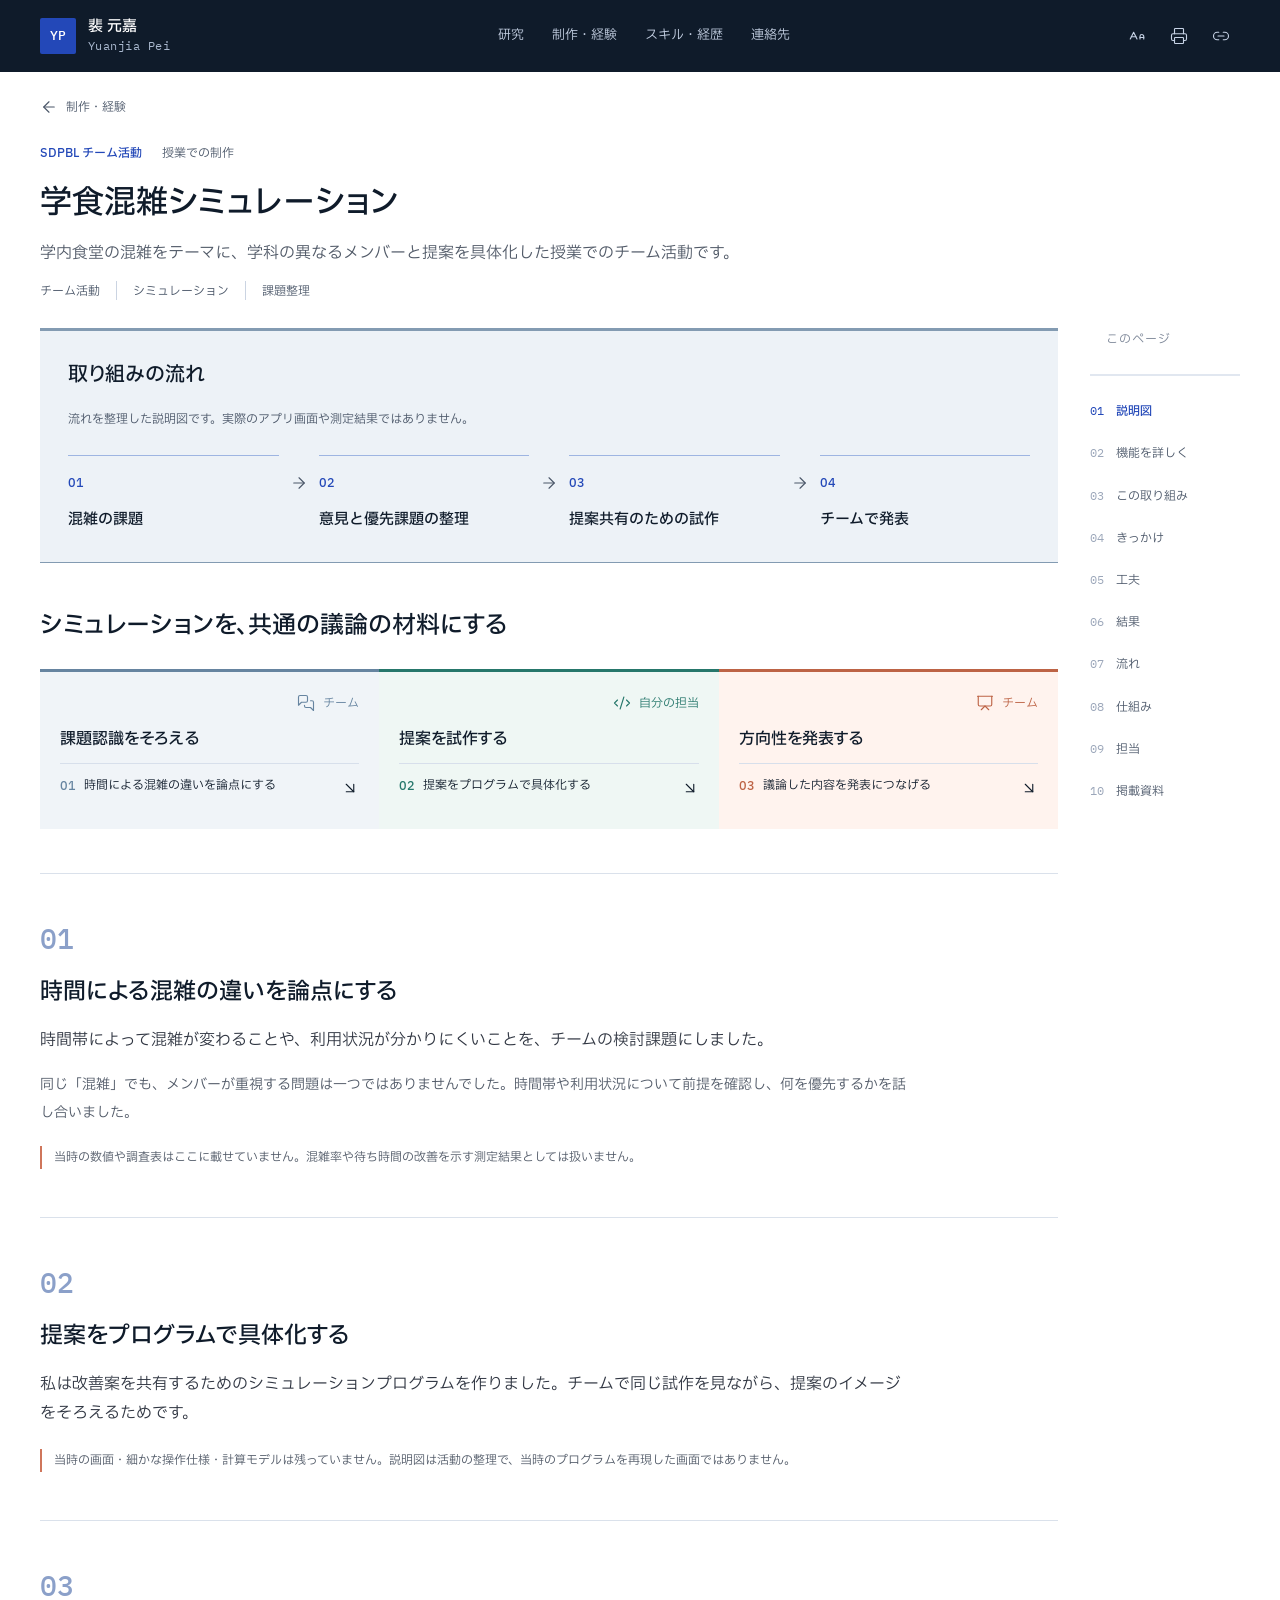
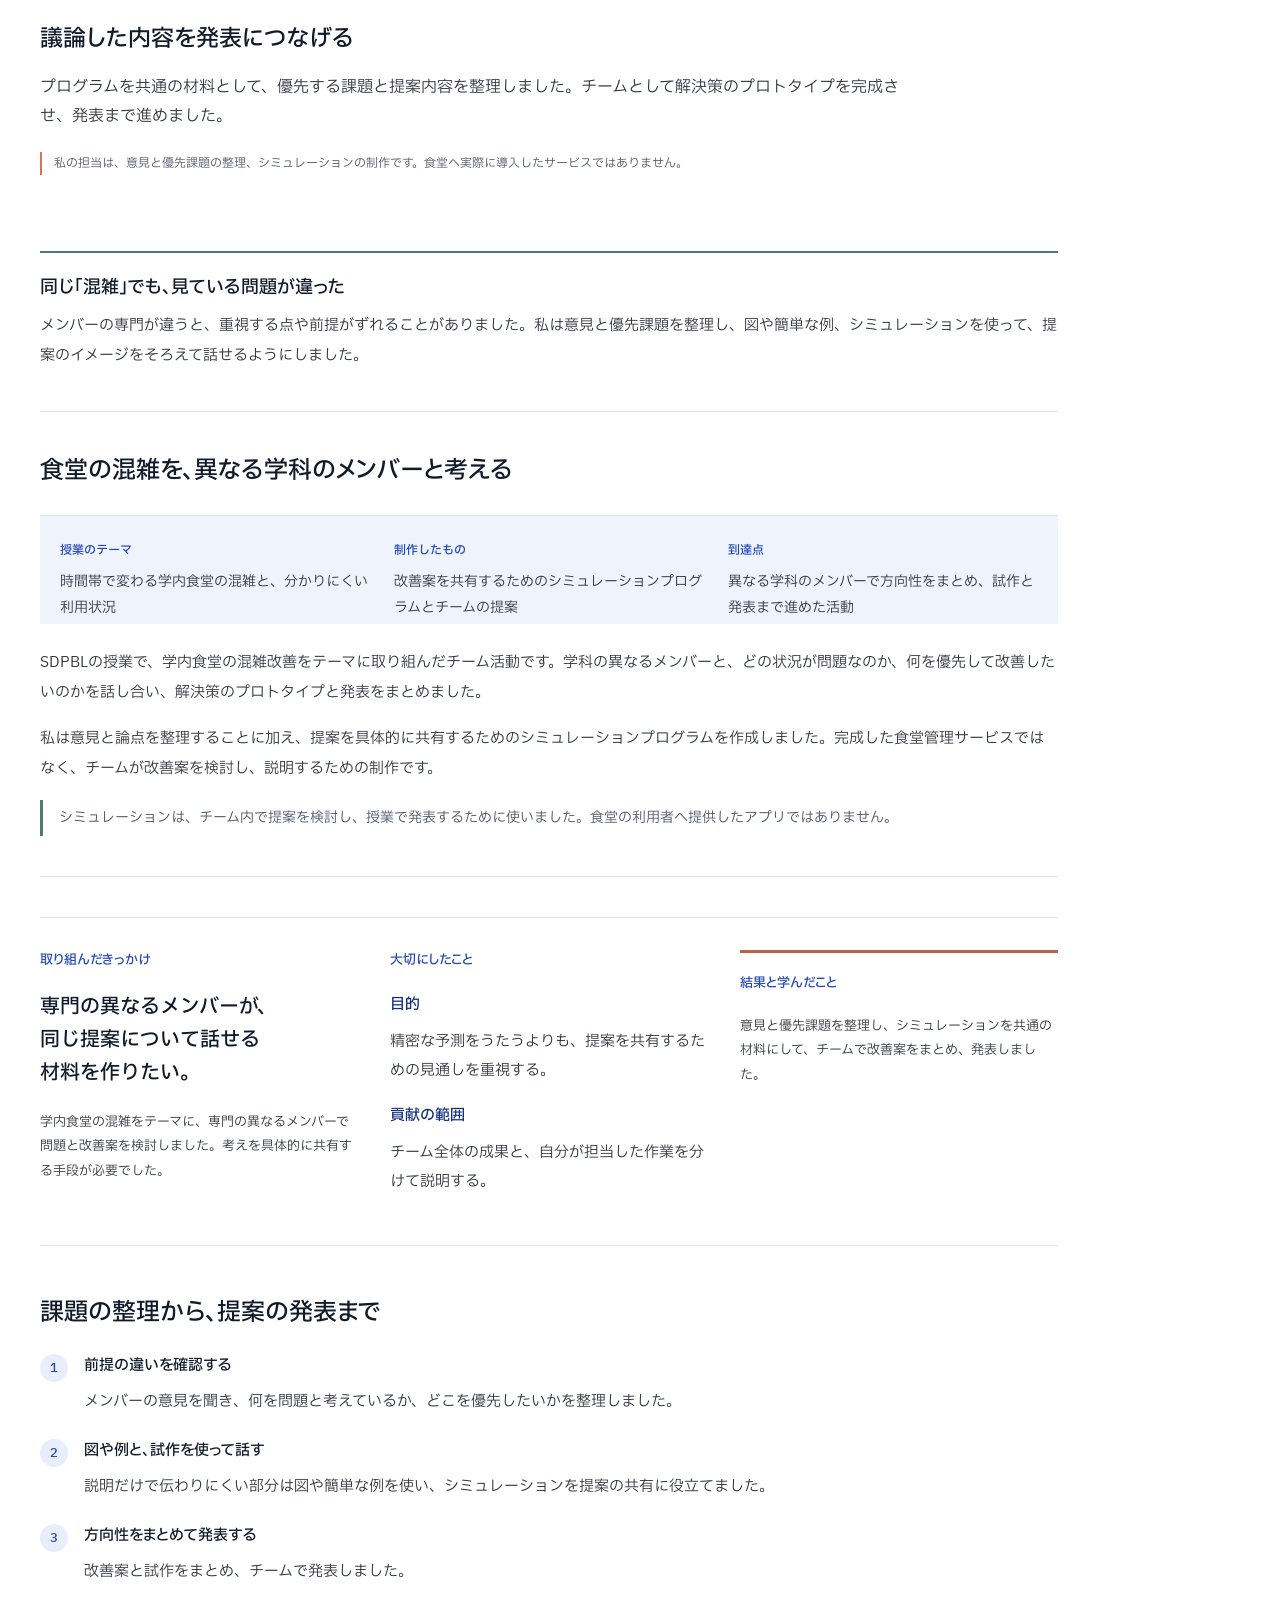
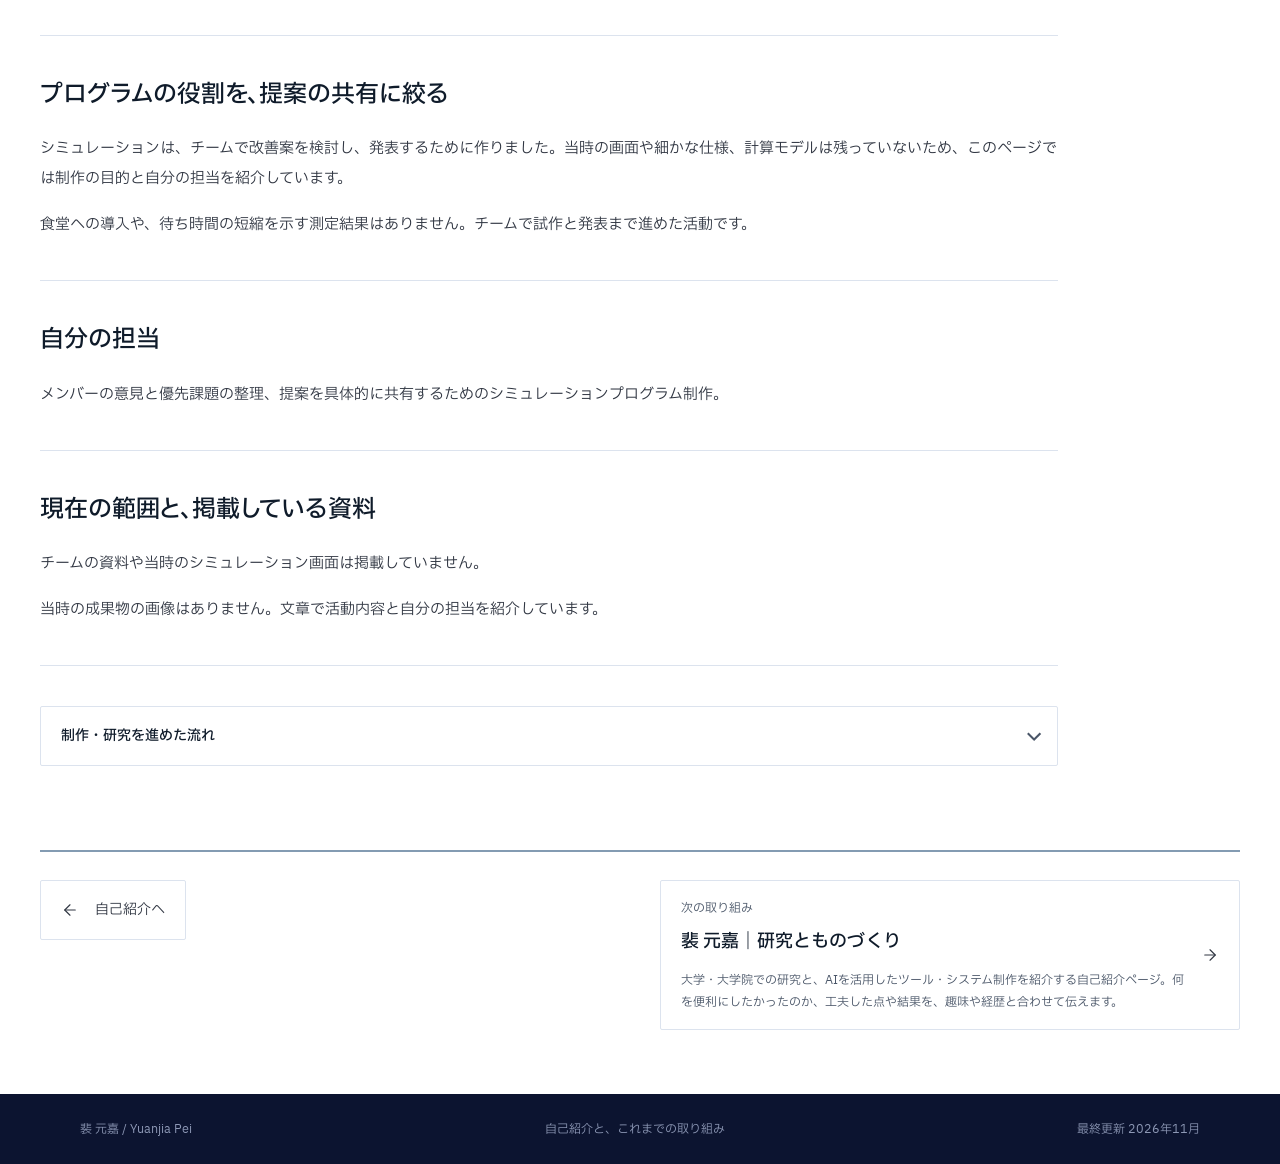
<file: projects/sdpbl.html>
<!DOCTYPE html><html lang="ja"><head><meta charset="utf-8"><meta name="viewport" content="width=device-width,initial-scale=1"><meta name="description" content="学科の異なるメンバーと混雑の課題に取り組み、意見と優先課題を整理し、提案共有のためのシミュレーションを制作しました。"><meta name="theme-color" content="#496681"><title>学食混雑シミュレーション | 裴 元嘉</title>
<meta property="og:type" content="article"><meta property="og:title" content="学食混雑シミュレーション | 裴 元嘉"><meta property="og:description" content="学科の異なるメンバーと混雑の課題に取り組み、意見と優先課題を整理し、提案共有のためのシミュレーションを制作しました。"><meta property="og:url" content="https://2448309821.github.io/intro-page/projects/sdpbl.html"><meta property="og:image" content="https://2448309821.github.io/intro-page/assets/profile-photo.jpeg"><meta property="og:locale" content="ja_JP"><meta name="twitter:card" content="summary">
<script>try{var f=localStorage.getItem("font-size");if(f==="l"||f==="xl")document.documentElement.dataset.font=f}catch(e){}</script><link rel="icon" href="data:image/svg+xml,%3Csvg xmlns='http://www.w3.org/2000/svg' viewBox='0 0 64 64'%3E%3Crect width='64' height='64' rx='8' fill='%23496681'/%3E%3Ctext x='32' y='41' text-anchor='middle' font-family='Arial' font-size='24' font-weight='700' fill='white'%3EYP%3C/text%3E%3C/svg%3E"><link rel="preconnect" href="https://fonts.googleapis.com"><link rel="preconnect" href="https://fonts.gstatic.com" crossorigin=""><link rel="stylesheet" href="https://fonts.googleapis.com/css2?family=IBM+Plex+Sans+JP:wght@400;500&amp;family=IBM+Plex+Mono:wght@400;500&amp;display=swap"><link rel="stylesheet" href="../style.01e42b67ec86.css"></head>
<body class="page-project"><a class="skip" href="#main">本文へ</a>
<header class="site-header"><a class="wordmark" href="../index.html"><span class="mark" aria-hidden="true">YP</span><span>裴 元嘉<small>Yuanjia Pei</small></span></a><nav aria-label="メインナビゲーション"><a href="../index.html#research">研究</a><a href="../index.html#development">制作・経験</a><a href="../index.html#profile">スキル・経歴</a><a href="../index.html#contact">連絡先</a></nav><div class="header-tools"><button class="icon-button" data-font-size="" title="文字サイズ：標準" aria-label="文字サイズを変更（現在：標準）"><svg xmlns="http://www.w3.org/2000/svg" width="24" height="24" viewBox="0 0 24 24" fill="none" stroke="currentColor" stroke-width="2" stroke-linecap="round" stroke-linejoin="round" class="lucide lucide-a-large-small" aria-hidden="true" focusable="false"><path d="M21 14h-5"></path><path d="M16 16v-3.5a2.5 2.5 0 0 1 5 0V16"></path><path d="M4.5 13h6"></path><path d="m3 16 4.5-9 4.5 9"></path></svg></button><button class="icon-button" data-print="" title="PDF / 印刷" aria-label="PDF / 印刷"><svg xmlns="http://www.w3.org/2000/svg" width="24" height="24" viewBox="0 0 24 24" fill="none" stroke="currentColor" stroke-width="2" stroke-linecap="round" stroke-linejoin="round" class="lucide lucide-printer" aria-hidden="true" focusable="false"><path d="M6 18H4a2 2 0 0 1-2-2v-5a2 2 0 0 1 2-2h16a2 2 0 0 1 2 2v5a2 2 0 0 1-2 2h-2"></path><path d="M6 9V3a1 1 0 0 1 1-1h10a1 1 0 0 1 1 1v6"></path><rect x="6" y="14" width="12" height="8" rx="1"></rect></svg></button><button class="icon-button" data-share="" title="このページのリンクをコピー" aria-label="このページのリンクをコピー"><svg xmlns="http://www.w3.org/2000/svg" width="24" height="24" viewBox="0 0 24 24" fill="none" stroke="currentColor" stroke-width="2" stroke-linecap="round" stroke-linejoin="round" class="lucide lucide-link-2" aria-hidden="true" focusable="false"><path d="M9 17H7A5 5 0 0 1 7 7h2"></path><path d="M15 7h2a5 5 0 1 1 0 10h-2"></path><line x1="8" x2="16" y1="12" y2="12"></line></svg></button><button class="icon-button mobile-menu" data-menu="" title="メニュー" aria-label="メニュー" aria-expanded="false"><span data-icon-closed=""><svg xmlns="http://www.w3.org/2000/svg" width="24" height="24" viewBox="0 0 24 24" fill="none" stroke="currentColor" stroke-width="2" stroke-linecap="round" stroke-linejoin="round" class="lucide lucide-menu" aria-hidden="true" focusable="false"><line x1="4" x2="20" y1="12" y2="12"></line><line x1="4" x2="20" y1="6" y2="6"></line><line x1="4" x2="20" y1="18" y2="18"></line></svg></span><span data-icon-open="" hidden=""><svg xmlns="http://www.w3.org/2000/svg" width="24" height="24" viewBox="0 0 24 24" fill="none" stroke="currentColor" stroke-width="2" stroke-linecap="round" stroke-linejoin="round" class="lucide lucide-x" aria-hidden="true" focusable="false"><path d="M18 6 6 18"></path><path d="m6 6 12 12"></path></svg></span></button></div></header>

<main id="main"><div class="container project-page story-page story-v2 group-practice"><a class="back-link" href="../index.html#development"><svg xmlns="http://www.w3.org/2000/svg" width="24" height="24" viewBox="0 0 24 24" fill="none" stroke="currentColor" stroke-width="2" stroke-linecap="round" stroke-linejoin="round" class="lucide lucide-arrow-left" aria-hidden="true" focusable="false"><path d="m12 19-7-7 7-7"></path><path d="M19 12H5"></path></svg>制作・経験</a><header class="project-heading"><div class="project-heading-meta"><span>SDPBL チーム活動</span><span class="state-label">授業での制作</span></div><h1>学食混雑シミュレーション</h1><p>学内食堂の混雑をテーマに、学科の異なるメンバーと提案を具体化した授業でのチーム活動です。</p><div class="tag-list"><span>チーム活動</span><span>シミュレーション</span><span>課題整理</span></div></header>
<div class="case-layout"><nav id="project-index" class="case-index" aria-label="このプロジェクトの目次"><p>このページ</p><button class="compact-index-button" data-index-toggle="" aria-controls="project-index" aria-expanded="false" aria-label="目次を開く"><svg xmlns="http://www.w3.org/2000/svg" width="24" height="24" viewBox="0 0 24 24" fill="none" stroke="currentColor" stroke-width="2" stroke-linecap="round" stroke-linejoin="round" class="lucide lucide-list" aria-hidden="true" focusable="false"><path d="M3 12h.01"></path><path d="M3 18h.01"></path><path d="M3 6h.01"></path><path d="M8 12h13"></path><path d="M8 18h13"></path><path d="M8 6h13"></path></svg><span>目次</span></button><div class="reading-progress" role="progressbar" aria-label="閲覧位置" aria-valuemin="0" aria-valuemax="100" aria-valuenow="0"><span data-read-progress=""></span></div><a href="#project-map" data-quick-link="project-map"><span class="index-number">01</span>説明図</a><a href="#capabilities" data-quick-link="capabilities"><span class="index-number">02</span>機能を詳しく</a><a href="#overview" data-quick-link="overview"><span class="index-number">03</span>この取り組み</a><a href="#background" data-quick-link="background"><span class="index-number">04</span>きっかけ</a><a href="#decisions" data-quick-link="decisions"><span class="index-number">05</span>工夫</a><a href="#outcome" data-quick-link="outcome"><span class="index-number">06</span>結果</a><a href="#usage" data-quick-link="usage"><span class="index-number">07</span>流れ</a><a href="#implementation" data-quick-link="implementation"><span class="index-number">08</span>仕組み</a><a href="#ownership" data-quick-link="ownership"><span class="index-number">09</span>担当</a><a href="#scope" data-quick-link="scope"><span class="index-number">10</span>掲載資料</a><button class="quick-top" data-top="" title="ページ上部へ戻る" aria-label="ページ上部へ戻る"><svg xmlns="http://www.w3.org/2000/svg" width="24" height="24" viewBox="0 0 24 24" fill="none" stroke="currentColor" stroke-width="2" stroke-linecap="round" stroke-linejoin="round" class="lucide lucide-arrow-up" aria-hidden="true" focusable="false"><path d="m5 12 7-7 7 7"></path><path d="M12 19V5"></path></svg></button></nav><div class="case-content">

<section id="project-map" class="project-map"><h2>取り組みの流れ</h2><p class="diagram-disclosure">流れを整理した説明図です。実際のアプリ画面や測定結果ではありません。</p><ol class="story-diagram"><li><span>01</span><strong>混雑の課題</strong><svg xmlns="http://www.w3.org/2000/svg" width="24" height="24" viewBox="0 0 24 24" fill="none" stroke="currentColor" stroke-width="2" stroke-linecap="round" stroke-linejoin="round" class="lucide lucide-arrow-right" aria-hidden="true" focusable="false"><path d="M5 12h14"></path><path d="m12 5 7 7-7 7"></path></svg></li><li><span>02</span><strong>意見と優先課題の整理</strong><svg xmlns="http://www.w3.org/2000/svg" width="24" height="24" viewBox="0 0 24 24" fill="none" stroke="currentColor" stroke-width="2" stroke-linecap="round" stroke-linejoin="round" class="lucide lucide-arrow-right" aria-hidden="true" focusable="false"><path d="M5 12h14"></path><path d="m12 5 7 7-7 7"></path></svg></li><li><span>03</span><strong>提案共有のための試作</strong><svg xmlns="http://www.w3.org/2000/svg" width="24" height="24" viewBox="0 0 24 24" fill="none" stroke="currentColor" stroke-width="2" stroke-linecap="round" stroke-linejoin="round" class="lucide lucide-arrow-right" aria-hidden="true" focusable="false"><path d="M5 12h14"></path><path d="m12 5 7 7-7 7"></path></svg></li><li><span>04</span><strong>チームで発表</strong></li></ol></section>
<section id="capabilities"><h2>シミュレーションを、共通の議論の材料にする</h2><nav class="feature-map grouped-feature-map" aria-label="機能一覧"><div class="feature-group phase-1"><div class="phase-heading"><svg xmlns="http://www.w3.org/2000/svg" width="24" height="24" viewBox="0 0 24 24" fill="none" stroke="currentColor" stroke-width="2" stroke-linecap="round" stroke-linejoin="round" class="lucide lucide-messages-square" aria-hidden="true" focusable="false"><path d="M14 9a2 2 0 0 1-2 2H6l-4 4V4a2 2 0 0 1 2-2h8a2 2 0 0 1 2 2z"></path><path d="M18 9h2a2 2 0 0 1 2 2v11l-4-4h-6a2 2 0 0 1-2-2v-1"></path></svg><span>チーム</span></div><h3>課題認識をそろえる</h3><a href="#feature-sdpbl-1"><span>01</span>時間による混雑の違いを論点にする<svg xmlns="http://www.w3.org/2000/svg" width="24" height="24" viewBox="0 0 24 24" fill="none" stroke="currentColor" stroke-width="2" stroke-linecap="round" stroke-linejoin="round" class="lucide lucide-arrow-down-right" aria-hidden="true" focusable="false"><path d="m7 7 10 10"></path><path d="M17 7v10H7"></path></svg></a></div><div class="feature-group phase-2"><div class="phase-heading"><svg xmlns="http://www.w3.org/2000/svg" width="24" height="24" viewBox="0 0 24 24" fill="none" stroke="currentColor" stroke-width="2" stroke-linecap="round" stroke-linejoin="round" class="lucide lucide-code-2" aria-hidden="true" focusable="false"><path d="m18 16 4-4-4-4"></path><path d="m6 8-4 4 4 4"></path><path d="m14.5 4-5 16"></path></svg><span>自分の担当</span></div><h3>提案を試作する</h3><a href="#feature-sdpbl-2"><span>02</span>提案をプログラムで具体化する<svg xmlns="http://www.w3.org/2000/svg" width="24" height="24" viewBox="0 0 24 24" fill="none" stroke="currentColor" stroke-width="2" stroke-linecap="round" stroke-linejoin="round" class="lucide lucide-arrow-down-right" aria-hidden="true" focusable="false"><path d="m7 7 10 10"></path><path d="M17 7v10H7"></path></svg></a></div><div class="feature-group phase-3"><div class="phase-heading"><svg xmlns="http://www.w3.org/2000/svg" width="24" height="24" viewBox="0 0 24 24" fill="none" stroke="currentColor" stroke-width="2" stroke-linecap="round" stroke-linejoin="round" class="lucide lucide-presentation" aria-hidden="true" focusable="false"><path d="M2 3h20"></path><path d="M21 3v11a2 2 0 0 1-2 2H5a2 2 0 0 1-2-2V3"></path><path d="m7 21 5-5 5 5"></path></svg><span>チーム</span></div><h3>方向性を発表する</h3><a href="#feature-sdpbl-3"><span>03</span>議論した内容を発表につなげる<svg xmlns="http://www.w3.org/2000/svg" width="24" height="24" viewBox="0 0 24 24" fill="none" stroke="currentColor" stroke-width="2" stroke-linecap="round" stroke-linejoin="round" class="lucide lucide-arrow-down-right" aria-hidden="true" focusable="false"><path d="m7 7 10 10"></path><path d="M17 7v10H7"></path></svg></a></div></nav><article id="feature-sdpbl-1" tabindex="-1" class="feature-chapter without-screen" data-feature-chapter=""><div class="feature-copy"><span class="feature-number">01</span><h3>時間による混雑の違いを論点にする</h3><p>時間帯によって混雑が変わることや、利用状況が分かりにくいことを、チームの検討課題にしました。</p><p>同じ「混雑」でも、メンバーが重視する問題は一つではありませんでした。時間帯や利用状況について前提を確認し、何を優先するかを話し合いました。</p><p class="feature-care">当時の数値や調査表はここに載せていません。混雑率や待ち時間の改善を示す測定結果としては扱いません。</p></div></article><article id="feature-sdpbl-2" tabindex="-1" class="feature-chapter without-screen" data-feature-chapter=""><div class="feature-copy"><span class="feature-number">02</span><h3>提案をプログラムで具体化する</h3><p>私は改善案を共有するためのシミュレーションプログラムを作りました。チームで同じ試作を見ながら、提案のイメージをそろえるためです。</p><p class="feature-care">当時の画面・細かな操作仕様・計算モデルは残っていません。説明図は活動の整理で、当時のプログラムを再現した画面ではありません。</p></div></article><article id="feature-sdpbl-3" tabindex="-1" class="feature-chapter without-screen" data-feature-chapter=""><div class="feature-copy"><span class="feature-number">03</span><h3>議論した内容を発表につなげる</h3><p>プログラムを共通の材料として、優先する課題と提案内容を整理しました。チームとして解決策のプロトタイプを完成させ、発表まで進めました。</p><p class="feature-care">私の担当は、意見と優先課題の整理、シミュレーションの制作です。食堂へ実際に導入したサービスではありません。</p></div></article><div class="usage-example"><h3>同じ「混雑」でも、見ている問題が違った</h3><p>メンバーの専門が違うと、重視する点や前提がずれることがありました。私は意見と優先課題を整理し、図や簡単な例、シミュレーションを使って、提案のイメージをそろえて話せるようにしました。</p></div></section>
<section id="overview"><h2>食堂の混雑を、異なる学科のメンバーと考える</h2><dl class="project-brief"><div><dt>授業のテーマ</dt><dd>時間帯で変わる学内食堂の混雑と、分かりにくい利用状況</dd></div><div><dt>制作したもの</dt><dd>改善案を共有するためのシミュレーションプログラムとチームの提案</dd></div><div><dt>到達点</dt><dd>異なる学科のメンバーで方向性をまとめ、試作と発表まで進めた活動</dd></div></dl><p>SDPBLの授業で、学内食堂の混雑改善をテーマに取り組んだチーム活動です。学科の異なるメンバーと、どの状況が問題なのか、何を優先して改善したいのかを話し合い、解決策のプロトタイプと発表をまとめました。</p><p>私は意見と論点を整理することに加え、提案を具体的に共有するためのシミュレーションプログラムを作成しました。完成した食堂管理サービスではなく、チームが改善案を検討し、説明するための制作です。</p><p class="project-audience">シミュレーションは、チーム内で提案を検討し、授業で発表するために使いました。食堂の利用者へ提供したアプリではありません。</p></section>
<div class="story-case-notes"><section id="background"><h2>取り組んだきっかけ</h2><p class="motivation-lead">専門の異なるメンバーが、同じ提案について話せる材料を作りたい。</p><p>学内食堂の混雑をテーマに、専門の異なるメンバーで問題と改善案を検討しました。考えを具体的に共有する手段が必要でした。</p></section><section id="decisions"><h2>大切にしたこと</h2><dl class="decision-list"><div><dt>目的</dt><dd>精密な予測をうたうよりも、提案を共有するための見通しを重視する。</dd></div><div><dt>貢献の範囲</dt><dd>チーム全体の成果と、自分が担当した作業を分けて説明する。</dd></div></dl></section><section id="outcome"><h2>結果と学んだこと</h2><p>意見と優先課題を整理し、シミュレーションを共通の材料にして、チームで改善案をまとめ、発表しました。</p></section></div>
<section id="usage"><h2>課題の整理から、提案の発表まで</h2><ol class="process-list usage-list "><li><h3>前提の違いを確認する</h3><p>メンバーの意見を聞き、何を問題と考えているか、どこを優先したいかを整理しました。</p></li><li><h3>図や例と、試作を使って話す</h3><p>説明だけで伝わりにくい部分は図や簡単な例を使い、シミュレーションを提案の共有に役立てました。</p></li><li><h3>方向性をまとめて発表する</h3><p>改善案と試作をまとめ、チームで発表しました。</p></li></ol></section>

<section id="implementation"><h2>プログラムの役割を、提案の共有に絞る</h2><p>シミュレーションは、チームで改善案を検討し、発表するために作りました。当時の画面や細かな仕様、計算モデルは残っていないため、このページでは制作の目的と自分の担当を紹介しています。</p><p>食堂への導入や、待ち時間の短縮を示す測定結果はありません。チームで試作と発表まで進めた活動です。</p></section>

<section id="ownership"><h2>自分の担当</h2><p>メンバーの意見と優先課題の整理、提案を具体的に共有するためのシミュレーションプログラム制作。</p></section>
<section id="scope"><h2>現在の範囲と、掲載している資料</h2><p>チームの資料や当時のシミュレーション画面は掲載していません。</p><p>当時の成果物の画像はありません。文章で活動内容と自分の担当を紹介しています。</p></section>
<details class="contribution"><summary>制作・研究を進めた流れ</summary><ol class="process-list"><li><h3>意見を整理する</h3><p>メンバーの視点と重視する課題を整理しました。</p></li><li><h3>提案を具体化する</h3><p>混雑について議論できるよう、シミュレーションプログラムを制作しました。</p></li><li><h3>説明と議論につなぐ</h3><p>プログラムを提案共有のために使い、チームで考えを具体化しました。</p></li></ol></details></div></div><div class="project-next"><a href="../index.html"><svg xmlns="http://www.w3.org/2000/svg" width="24" height="24" viewBox="0 0 24 24" fill="none" stroke="currentColor" stroke-width="2" stroke-linecap="round" stroke-linejoin="round" class="lucide lucide-arrow-left" aria-hidden="true" focusable="false"><path d="m12 19-7-7 7-7"></path><path d="M19 12H5"></path></svg>自己紹介へ</a><a href="portfolio.html"><span>次の取り組み<strong>裴 元嘉｜研究とものづくり</strong><small>大学・大学院での研究と、AIを活用したツール・システム制作を紹介する自己紹介ページ。何を便利にしたかったのか、工夫した点や結果を、趣味や経歴と合わせて伝えます。</small></span><svg xmlns="http://www.w3.org/2000/svg" width="24" height="24" viewBox="0 0 24 24" fill="none" stroke="currentColor" stroke-width="2" stroke-linecap="round" stroke-linejoin="round" class="lucide lucide-arrow-right" aria-hidden="true" focusable="false"><path d="M5 12h14"></path><path d="m12 5 7 7-7 7"></path></svg></a></div></div></main><p class="toast" data-toast="" role="status" aria-live="polite"></p><footer class="site-footer"><div class="container footer-inner"><a href="../index.html">裴 元嘉 / Yuanjia Pei</a><span>自己紹介と、これまでの取り組み</span><small>最終更新 2026年11月</small></div></footer>
<dialog id="visual-dialog" aria-labelledby="visual-title"><div class="dialog-top"><h2 id="visual-title">プロジェクトの画面</h2><div class="dialog-tools"><button class="icon-button" data-zoom="" title="原寸で表示" aria-label="原寸で表示" aria-pressed="false"><span data-icon-closed=""><svg xmlns="http://www.w3.org/2000/svg" width="24" height="24" viewBox="0 0 24 24" fill="none" stroke="currentColor" stroke-width="2" stroke-linecap="round" stroke-linejoin="round" class="lucide lucide-zoom-in" aria-hidden="true" focusable="false"><circle cx="11" cy="11" r="8"></circle><line x1="21" x2="16.65" y1="21" y2="16.65"></line><line x1="11" x2="11" y1="8" y2="14"></line><line x1="8" x2="14" y1="11" y2="11"></line></svg></span><span data-icon-open="" hidden=""><svg xmlns="http://www.w3.org/2000/svg" width="24" height="24" viewBox="0 0 24 24" fill="none" stroke="currentColor" stroke-width="2" stroke-linecap="round" stroke-linejoin="round" class="lucide lucide-zoom-out" aria-hidden="true" focusable="false"><circle cx="11" cy="11" r="8"></circle><line x1="21" x2="16.65" y1="21" y2="16.65"></line><line x1="8" x2="14" y1="11" y2="11"></line></svg></span></button><button class="icon-button" data-close="" title="閉じる" aria-label="閉じる"><svg xmlns="http://www.w3.org/2000/svg" width="24" height="24" viewBox="0 0 24 24" fill="none" stroke="currentColor" stroke-width="2" stroke-linecap="round" stroke-linejoin="round" class="lucide lucide-x" aria-hidden="true" focusable="false"><path d="M18 6 6 18"></path><path d="m6 6 12 12"></path></svg></button></div></div><div id="visual-content" tabindex="0" role="region" aria-label="プロジェクト画像"></div><p id="visual-caption"></p></dialog>
<script src="../app.04f0bc5e4f0a.js"></script></body></html>
</file>
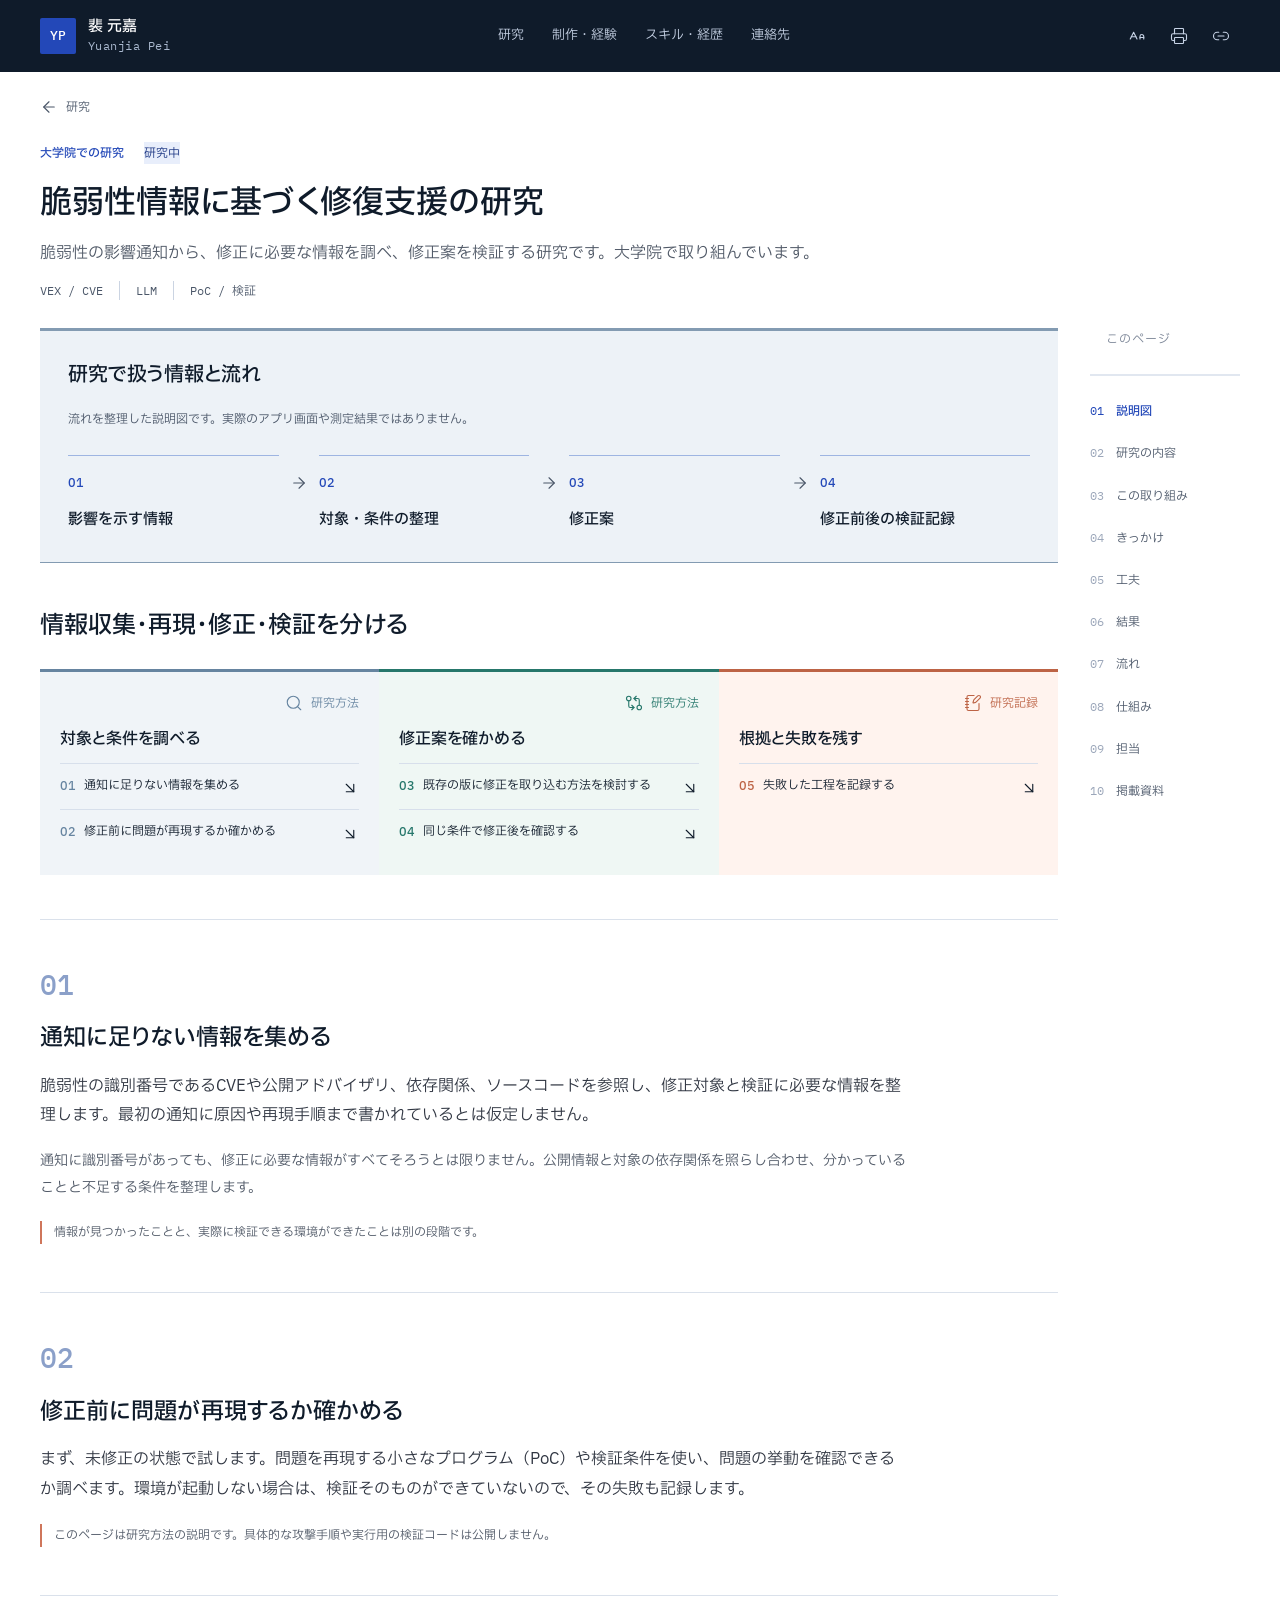
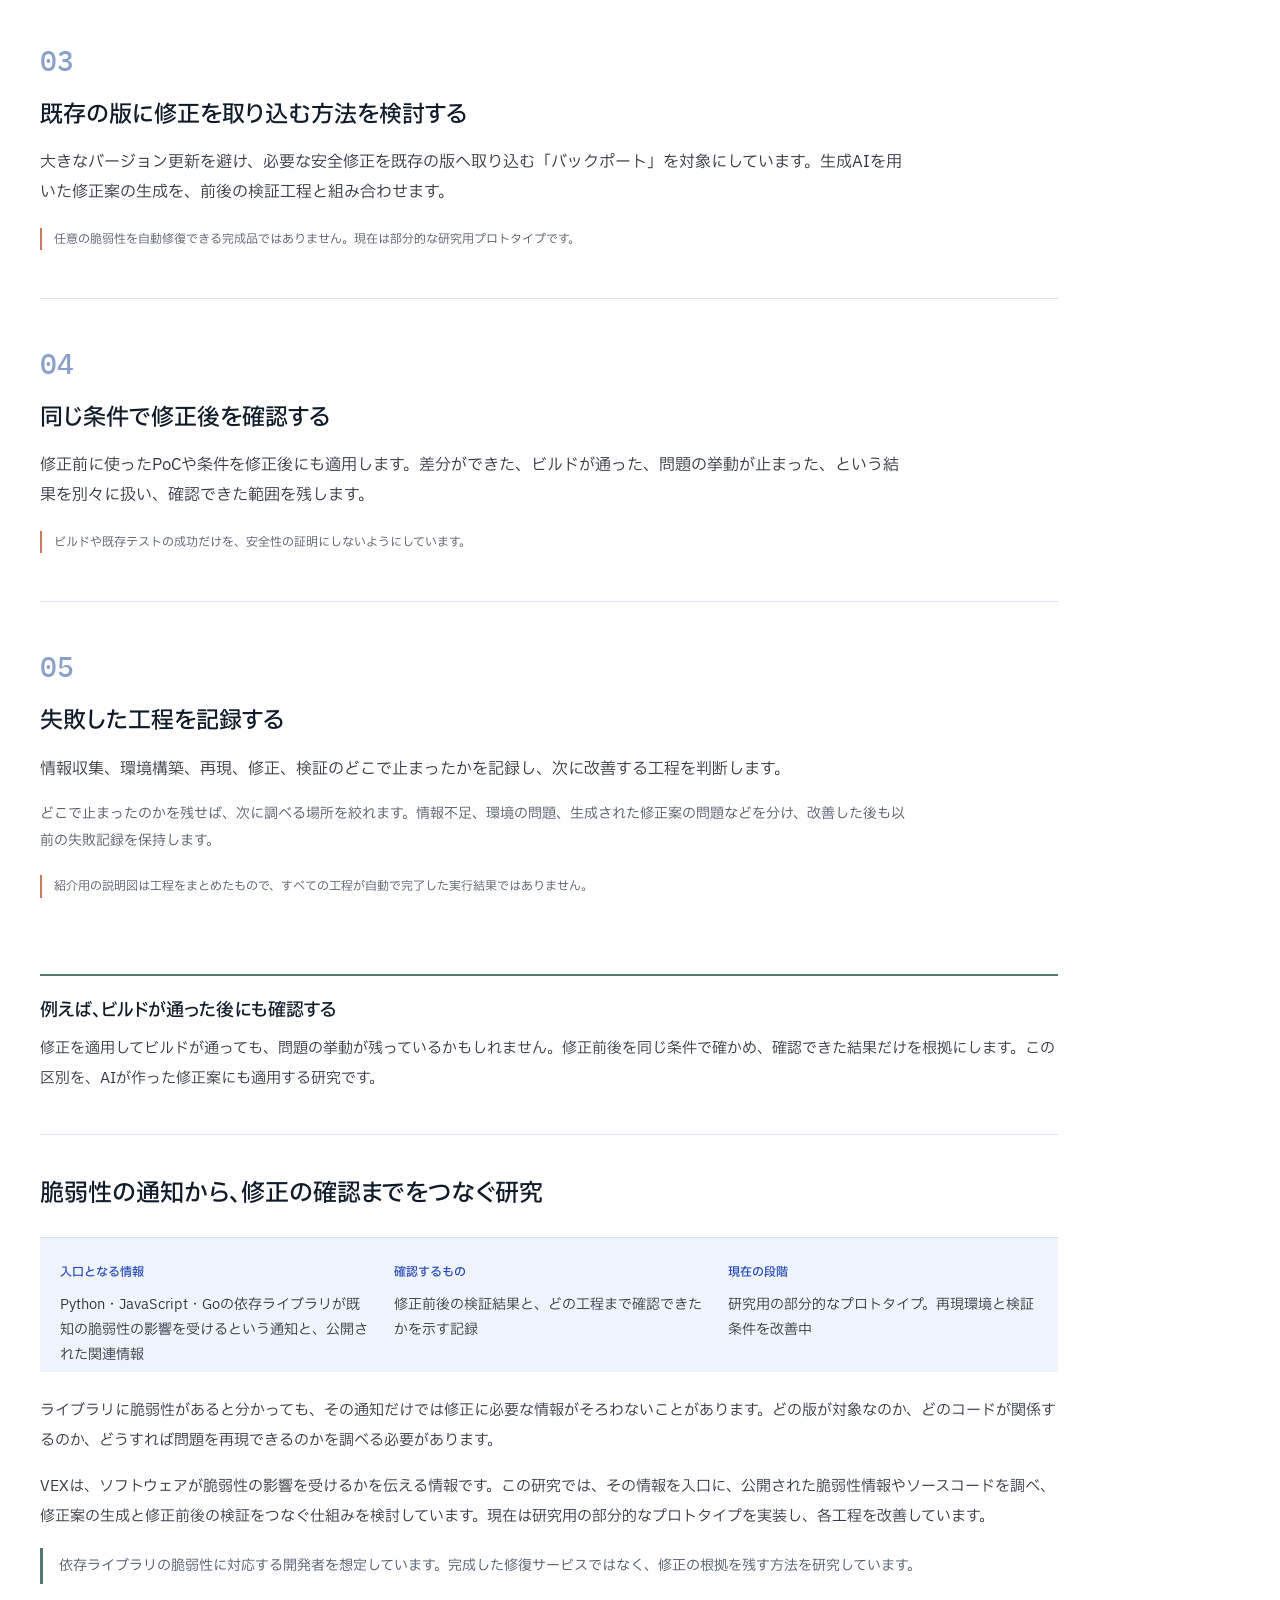
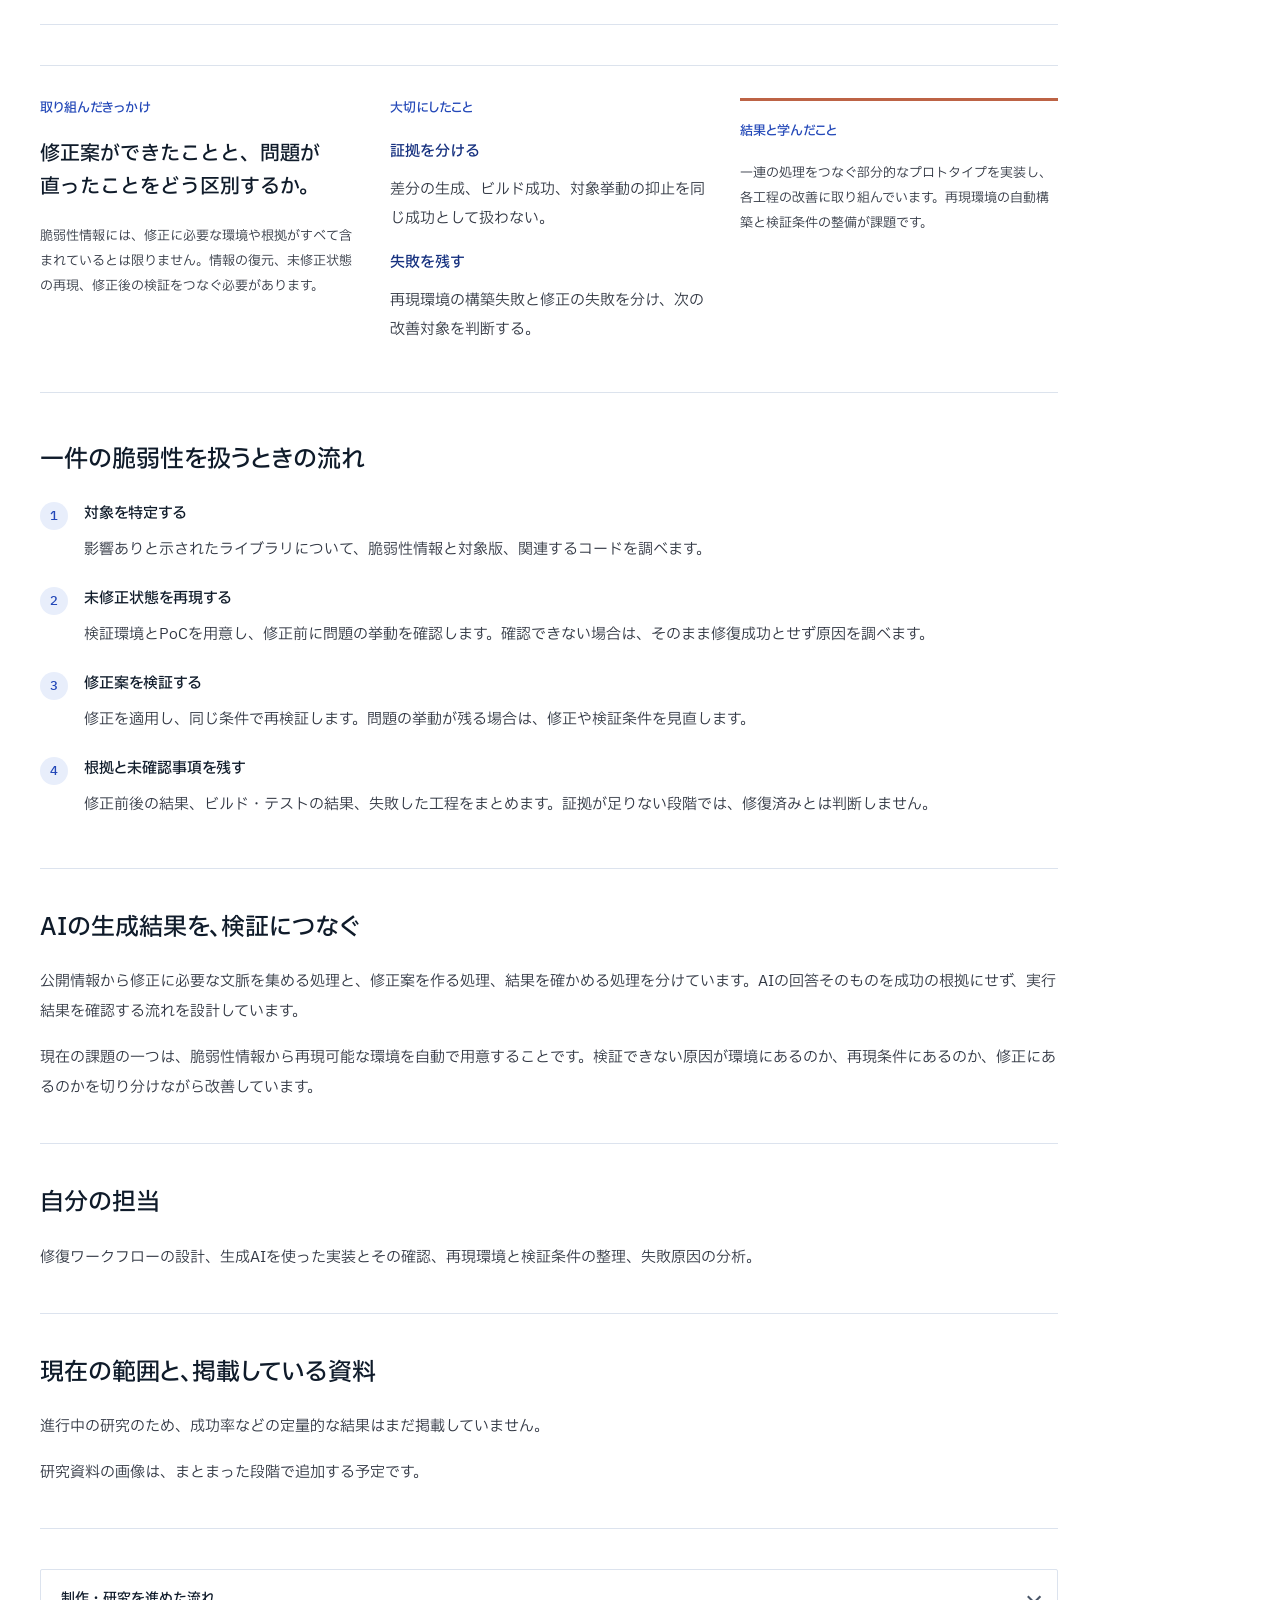
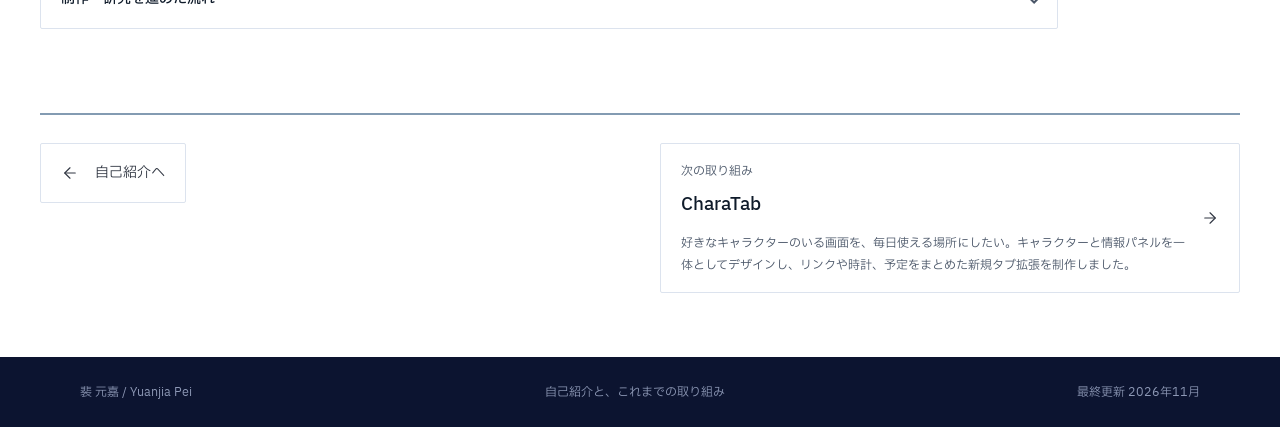
<file: projects/vex.html>
<!DOCTYPE html><html lang="ja"><head><meta charset="utf-8"><meta name="viewport" content="width=device-width,initial-scale=1"><meta name="description" content="脆弱性の情報から修復に必要な文脈を整理し、生成した修正を検証する。修正案だけでなく、その有効性を確かめる方法を研究しています。"><meta name="theme-color" content="#496681"><title>脆弱性情報に基づく修復支援の研究 | 裴 元嘉</title>
<meta property="og:type" content="article"><meta property="og:title" content="脆弱性情報に基づく修復支援の研究 | 裴 元嘉"><meta property="og:description" content="脆弱性の情報から修復に必要な文脈を整理し、生成した修正を検証する。修正案だけでなく、その有効性を確かめる方法を研究しています。"><meta property="og:url" content="https://2448309821.github.io/intro-page/projects/vex.html"><meta property="og:image" content="https://2448309821.github.io/intro-page/assets/profile-photo.jpeg"><meta property="og:locale" content="ja_JP"><meta name="twitter:card" content="summary">
<script>try{var f=localStorage.getItem("font-size");if(f==="l"||f==="xl")document.documentElement.dataset.font=f}catch(e){}</script><link rel="icon" href="data:image/svg+xml,%3Csvg xmlns='http://www.w3.org/2000/svg' viewBox='0 0 64 64'%3E%3Crect width='64' height='64' rx='8' fill='%23496681'/%3E%3Ctext x='32' y='41' text-anchor='middle' font-family='Arial' font-size='24' font-weight='700' fill='white'%3EYP%3C/text%3E%3C/svg%3E"><link rel="preconnect" href="https://fonts.googleapis.com"><link rel="preconnect" href="https://fonts.gstatic.com" crossorigin=""><link rel="stylesheet" href="https://fonts.googleapis.com/css2?family=IBM+Plex+Sans+JP:wght@400;500&amp;family=IBM+Plex+Mono:wght@400;500&amp;display=swap"><link rel="stylesheet" href="../style.01e42b67ec86.css"></head>
<body class="page-project"><a class="skip" href="#main">本文へ</a>
<header class="site-header"><a class="wordmark" href="../index.html"><span class="mark" aria-hidden="true">YP</span><span>裴 元嘉<small>Yuanjia Pei</small></span></a><nav aria-label="メインナビゲーション"><a href="../index.html#research">研究</a><a href="../index.html#development">制作・経験</a><a href="../index.html#profile">スキル・経歴</a><a href="../index.html#contact">連絡先</a></nav><div class="header-tools"><button class="icon-button" data-font-size="" title="文字サイズ：標準" aria-label="文字サイズを変更（現在：標準）"><svg xmlns="http://www.w3.org/2000/svg" width="24" height="24" viewBox="0 0 24 24" fill="none" stroke="currentColor" stroke-width="2" stroke-linecap="round" stroke-linejoin="round" class="lucide lucide-a-large-small" aria-hidden="true" focusable="false"><path d="M21 14h-5"></path><path d="M16 16v-3.5a2.5 2.5 0 0 1 5 0V16"></path><path d="M4.5 13h6"></path><path d="m3 16 4.5-9 4.5 9"></path></svg></button><button class="icon-button" data-print="" title="PDF / 印刷" aria-label="PDF / 印刷"><svg xmlns="http://www.w3.org/2000/svg" width="24" height="24" viewBox="0 0 24 24" fill="none" stroke="currentColor" stroke-width="2" stroke-linecap="round" stroke-linejoin="round" class="lucide lucide-printer" aria-hidden="true" focusable="false"><path d="M6 18H4a2 2 0 0 1-2-2v-5a2 2 0 0 1 2-2h16a2 2 0 0 1 2 2v5a2 2 0 0 1-2 2h-2"></path><path d="M6 9V3a1 1 0 0 1 1-1h10a1 1 0 0 1 1 1v6"></path><rect x="6" y="14" width="12" height="8" rx="1"></rect></svg></button><button class="icon-button" data-share="" title="このページのリンクをコピー" aria-label="このページのリンクをコピー"><svg xmlns="http://www.w3.org/2000/svg" width="24" height="24" viewBox="0 0 24 24" fill="none" stroke="currentColor" stroke-width="2" stroke-linecap="round" stroke-linejoin="round" class="lucide lucide-link-2" aria-hidden="true" focusable="false"><path d="M9 17H7A5 5 0 0 1 7 7h2"></path><path d="M15 7h2a5 5 0 1 1 0 10h-2"></path><line x1="8" x2="16" y1="12" y2="12"></line></svg></button><button class="icon-button mobile-menu" data-menu="" title="メニュー" aria-label="メニュー" aria-expanded="false"><span data-icon-closed=""><svg xmlns="http://www.w3.org/2000/svg" width="24" height="24" viewBox="0 0 24 24" fill="none" stroke="currentColor" stroke-width="2" stroke-linecap="round" stroke-linejoin="round" class="lucide lucide-menu" aria-hidden="true" focusable="false"><line x1="4" x2="20" y1="12" y2="12"></line><line x1="4" x2="20" y1="6" y2="6"></line><line x1="4" x2="20" y1="18" y2="18"></line></svg></span><span data-icon-open="" hidden=""><svg xmlns="http://www.w3.org/2000/svg" width="24" height="24" viewBox="0 0 24 24" fill="none" stroke="currentColor" stroke-width="2" stroke-linecap="round" stroke-linejoin="round" class="lucide lucide-x" aria-hidden="true" focusable="false"><path d="M18 6 6 18"></path><path d="m6 6 12 12"></path></svg></span></button></div></header>

<main id="main"><div class="container project-page story-page story-v2 group-research"><a class="back-link" href="../index.html#research"><svg xmlns="http://www.w3.org/2000/svg" width="24" height="24" viewBox="0 0 24 24" fill="none" stroke="currentColor" stroke-width="2" stroke-linecap="round" stroke-linejoin="round" class="lucide lucide-arrow-left" aria-hidden="true" focusable="false"><path d="m12 19-7-7 7-7"></path><path d="M19 12H5"></path></svg>研究</a><header class="project-heading"><div class="project-heading-meta"><span>大学院での研究</span><span class="state-label">研究中</span></div><h1>脆弱性情報に基づく修復支援の研究</h1><p>脆弱性の影響通知から、修正に必要な情報を調べ、修正案を検証する研究です。大学院で取り組んでいます。</p><div class="tag-list"><span>VEX / CVE</span><span>LLM</span><span>PoC / 検証</span></div></header>
<div class="case-layout"><nav id="project-index" class="case-index" aria-label="このプロジェクトの目次"><p>このページ</p><button class="compact-index-button" data-index-toggle="" aria-controls="project-index" aria-expanded="false" aria-label="目次を開く"><svg xmlns="http://www.w3.org/2000/svg" width="24" height="24" viewBox="0 0 24 24" fill="none" stroke="currentColor" stroke-width="2" stroke-linecap="round" stroke-linejoin="round" class="lucide lucide-list" aria-hidden="true" focusable="false"><path d="M3 12h.01"></path><path d="M3 18h.01"></path><path d="M3 6h.01"></path><path d="M8 12h13"></path><path d="M8 18h13"></path><path d="M8 6h13"></path></svg><span>目次</span></button><div class="reading-progress" role="progressbar" aria-label="閲覧位置" aria-valuemin="0" aria-valuemax="100" aria-valuenow="0"><span data-read-progress=""></span></div><a href="#project-map" data-quick-link="project-map"><span class="index-number">01</span>説明図</a><a href="#capabilities" data-quick-link="capabilities"><span class="index-number">02</span>研究の内容</a><a href="#overview" data-quick-link="overview"><span class="index-number">03</span>この取り組み</a><a href="#background" data-quick-link="background"><span class="index-number">04</span>きっかけ</a><a href="#decisions" data-quick-link="decisions"><span class="index-number">05</span>工夫</a><a href="#outcome" data-quick-link="outcome"><span class="index-number">06</span>結果</a><a href="#usage" data-quick-link="usage"><span class="index-number">07</span>流れ</a><a href="#implementation" data-quick-link="implementation"><span class="index-number">08</span>仕組み</a><a href="#ownership" data-quick-link="ownership"><span class="index-number">09</span>担当</a><a href="#scope" data-quick-link="scope"><span class="index-number">10</span>掲載資料</a><button class="quick-top" data-top="" title="ページ上部へ戻る" aria-label="ページ上部へ戻る"><svg xmlns="http://www.w3.org/2000/svg" width="24" height="24" viewBox="0 0 24 24" fill="none" stroke="currentColor" stroke-width="2" stroke-linecap="round" stroke-linejoin="round" class="lucide lucide-arrow-up" aria-hidden="true" focusable="false"><path d="m5 12 7-7 7 7"></path><path d="M12 19V5"></path></svg></button></nav><div class="case-content">

<section id="project-map" class="project-map"><h2>研究で扱う情報と流れ</h2><p class="diagram-disclosure">流れを整理した説明図です。実際のアプリ画面や測定結果ではありません。</p><ol class="story-diagram"><li><span>01</span><strong>影響を示す情報</strong><svg xmlns="http://www.w3.org/2000/svg" width="24" height="24" viewBox="0 0 24 24" fill="none" stroke="currentColor" stroke-width="2" stroke-linecap="round" stroke-linejoin="round" class="lucide lucide-arrow-right" aria-hidden="true" focusable="false"><path d="M5 12h14"></path><path d="m12 5 7 7-7 7"></path></svg></li><li><span>02</span><strong>対象・条件の整理</strong><svg xmlns="http://www.w3.org/2000/svg" width="24" height="24" viewBox="0 0 24 24" fill="none" stroke="currentColor" stroke-width="2" stroke-linecap="round" stroke-linejoin="round" class="lucide lucide-arrow-right" aria-hidden="true" focusable="false"><path d="M5 12h14"></path><path d="m12 5 7 7-7 7"></path></svg></li><li><span>03</span><strong>修正案</strong><svg xmlns="http://www.w3.org/2000/svg" width="24" height="24" viewBox="0 0 24 24" fill="none" stroke="currentColor" stroke-width="2" stroke-linecap="round" stroke-linejoin="round" class="lucide lucide-arrow-right" aria-hidden="true" focusable="false"><path d="M5 12h14"></path><path d="m12 5 7 7-7 7"></path></svg></li><li><span>04</span><strong>修正前後の検証記録</strong></li></ol></section>
<section id="capabilities"><h2>情報収集・再現・修正・検証を分ける</h2><nav class="feature-map grouped-feature-map" aria-label="機能一覧"><div class="feature-group phase-1"><div class="phase-heading"><svg xmlns="http://www.w3.org/2000/svg" width="24" height="24" viewBox="0 0 24 24" fill="none" stroke="currentColor" stroke-width="2" stroke-linecap="round" stroke-linejoin="round" class="lucide lucide-search" aria-hidden="true" focusable="false"><circle cx="11" cy="11" r="8"></circle><path d="m21 21-4.3-4.3"></path></svg><span>研究方法</span></div><h3>対象と条件を調べる</h3><a href="#feature-vex-1"><span>01</span>通知に足りない情報を集める<svg xmlns="http://www.w3.org/2000/svg" width="24" height="24" viewBox="0 0 24 24" fill="none" stroke="currentColor" stroke-width="2" stroke-linecap="round" stroke-linejoin="round" class="lucide lucide-arrow-down-right" aria-hidden="true" focusable="false"><path d="m7 7 10 10"></path><path d="M17 7v10H7"></path></svg></a><a href="#feature-vex-2"><span>02</span>修正前に問題が再現するか確かめる<svg xmlns="http://www.w3.org/2000/svg" width="24" height="24" viewBox="0 0 24 24" fill="none" stroke="currentColor" stroke-width="2" stroke-linecap="round" stroke-linejoin="round" class="lucide lucide-arrow-down-right" aria-hidden="true" focusable="false"><path d="m7 7 10 10"></path><path d="M17 7v10H7"></path></svg></a></div><div class="feature-group phase-2"><div class="phase-heading"><svg xmlns="http://www.w3.org/2000/svg" width="24" height="24" viewBox="0 0 24 24" fill="none" stroke="currentColor" stroke-width="2" stroke-linecap="round" stroke-linejoin="round" class="lucide lucide-git-compare-arrows" aria-hidden="true" focusable="false"><circle cx="5" cy="6" r="3"></circle><path d="M12 6h5a2 2 0 0 1 2 2v7"></path><path d="m15 9-3-3 3-3"></path><circle cx="19" cy="18" r="3"></circle><path d="M12 18H7a2 2 0 0 1-2-2V9"></path><path d="m9 15 3 3-3 3"></path></svg><span>研究方法</span></div><h3>修正案を確かめる</h3><a href="#feature-vex-3"><span>03</span>既存の版に修正を取り込む方法を検討する<svg xmlns="http://www.w3.org/2000/svg" width="24" height="24" viewBox="0 0 24 24" fill="none" stroke="currentColor" stroke-width="2" stroke-linecap="round" stroke-linejoin="round" class="lucide lucide-arrow-down-right" aria-hidden="true" focusable="false"><path d="m7 7 10 10"></path><path d="M17 7v10H7"></path></svg></a><a href="#feature-vex-4"><span>04</span>同じ条件で修正後を確認する<svg xmlns="http://www.w3.org/2000/svg" width="24" height="24" viewBox="0 0 24 24" fill="none" stroke="currentColor" stroke-width="2" stroke-linecap="round" stroke-linejoin="round" class="lucide lucide-arrow-down-right" aria-hidden="true" focusable="false"><path d="m7 7 10 10"></path><path d="M17 7v10H7"></path></svg></a></div><div class="feature-group phase-3"><div class="phase-heading"><svg xmlns="http://www.w3.org/2000/svg" width="24" height="24" viewBox="0 0 24 24" fill="none" stroke="currentColor" stroke-width="2" stroke-linecap="round" stroke-linejoin="round" class="lucide lucide-notebook-pen" aria-hidden="true" focusable="false"><path d="M13.4 2H6a2 2 0 0 0-2 2v16a2 2 0 0 0 2 2h12a2 2 0 0 0 2-2v-7.4"></path><path d="M2 6h4"></path><path d="M2 10h4"></path><path d="M2 14h4"></path><path d="M2 18h4"></path><path d="M21.378 5.626a1 1 0 1 0-3.004-3.004l-5.01 5.012a2 2 0 0 0-.506.854l-.837 2.87a.5.5 0 0 0 .62.62l2.87-.837a2 2 0 0 0 .854-.506z"></path></svg><span>研究記録</span></div><h3>根拠と失敗を残す</h3><a href="#feature-vex-5"><span>05</span>失敗した工程を記録する<svg xmlns="http://www.w3.org/2000/svg" width="24" height="24" viewBox="0 0 24 24" fill="none" stroke="currentColor" stroke-width="2" stroke-linecap="round" stroke-linejoin="round" class="lucide lucide-arrow-down-right" aria-hidden="true" focusable="false"><path d="m7 7 10 10"></path><path d="M17 7v10H7"></path></svg></a></div></nav><article id="feature-vex-1" tabindex="-1" class="feature-chapter without-screen" data-feature-chapter=""><div class="feature-copy"><span class="feature-number">01</span><h3>通知に足りない情報を集める</h3><p>脆弱性の識別番号であるCVEや公開アドバイザリ、依存関係、ソースコードを参照し、修正対象と検証に必要な情報を整理します。最初の通知に原因や再現手順まで書かれているとは仮定しません。</p><p>通知に識別番号があっても、修正に必要な情報がすべてそろうとは限りません。公開情報と対象の依存関係を照らし合わせ、分かっていることと不足する条件を整理します。</p><p class="feature-care">情報が見つかったことと、実際に検証できる環境ができたことは別の段階です。</p></div></article><article id="feature-vex-2" tabindex="-1" class="feature-chapter without-screen" data-feature-chapter=""><div class="feature-copy"><span class="feature-number">02</span><h3>修正前に問題が再現するか確かめる</h3><p>まず、未修正の状態で試します。問題を再現する小さなプログラム（PoC）や検証条件を使い、問題の挙動を確認できるか調べます。環境が起動しない場合は、検証そのものができていないので、その失敗も記録します。</p><p class="feature-care">このページは研究方法の説明です。具体的な攻撃手順や実行用の検証コードは公開しません。</p></div></article><article id="feature-vex-3" tabindex="-1" class="feature-chapter without-screen" data-feature-chapter=""><div class="feature-copy"><span class="feature-number">03</span><h3>既存の版に修正を取り込む方法を検討する</h3><p>大きなバージョン更新を避け、必要な安全修正を既存の版へ取り込む「バックポート」を対象にしています。生成AIを用いた修正案の生成を、前後の検証工程と組み合わせます。</p><p class="feature-care">任意の脆弱性を自動修復できる完成品ではありません。現在は部分的な研究用プロトタイプです。</p></div></article><article id="feature-vex-4" tabindex="-1" class="feature-chapter without-screen" data-feature-chapter=""><div class="feature-copy"><span class="feature-number">04</span><h3>同じ条件で修正後を確認する</h3><p>修正前に使ったPoCや条件を修正後にも適用します。差分ができた、ビルドが通った、問題の挙動が止まった、という結果を別々に扱い、確認できた範囲を残します。</p><p class="feature-care">ビルドや既存テストの成功だけを、安全性の証明にしないようにしています。</p></div></article><article id="feature-vex-5" tabindex="-1" class="feature-chapter without-screen" data-feature-chapter=""><div class="feature-copy"><span class="feature-number">05</span><h3>失敗した工程を記録する</h3><p>情報収集、環境構築、再現、修正、検証のどこで止まったかを記録し、次に改善する工程を判断します。</p><p>どこで止まったのかを残せば、次に調べる場所を絞れます。情報不足、環境の問題、生成された修正案の問題などを分け、改善した後も以前の失敗記録を保持します。</p><p class="feature-care">紹介用の説明図は工程をまとめたもので、すべての工程が自動で完了した実行結果ではありません。</p></div></article><div class="usage-example"><h3>例えば、ビルドが通った後にも確認する</h3><p>修正を適用してビルドが通っても、問題の挙動が残っているかもしれません。修正前後を同じ条件で確かめ、確認できた結果だけを根拠にします。この区別を、AIが作った修正案にも適用する研究です。</p></div></section>
<section id="overview"><h2>脆弱性の通知から、修正の確認までをつなぐ研究</h2><dl class="project-brief"><div><dt>入口となる情報</dt><dd>Python・JavaScript・Goの依存ライブラリが既知の脆弱性の影響を受けるという通知と、公開された関連情報</dd></div><div><dt>確認するもの</dt><dd>修正前後の検証結果と、どの工程まで確認できたかを示す記録</dd></div><div><dt>現在の段階</dt><dd>研究用の部分的なプロトタイプ。再現環境と検証条件を改善中</dd></div></dl><p>ライブラリに脆弱性があると分かっても、その通知だけでは修正に必要な情報がそろわないことがあります。どの版が対象なのか、どのコードが関係するのか、どうすれば問題を再現できるのかを調べる必要があります。</p><p>VEXは、ソフトウェアが脆弱性の影響を受けるかを伝える情報です。この研究では、その情報を入口に、公開された脆弱性情報やソースコードを調べ、修正案の生成と修正前後の検証をつなぐ仕組みを検討しています。現在は研究用の部分的なプロトタイプを実装し、各工程を改善しています。</p><p class="project-audience">依存ライブラリの脆弱性に対応する開発者を想定しています。完成した修復サービスではなく、修正の根拠を残す方法を研究しています。</p></section>
<div class="story-case-notes"><section id="background"><h2>取り組んだきっかけ</h2><p class="motivation-lead">修正案ができたことと、問題が直ったことをどう区別するか。</p><p>脆弱性情報には、修正に必要な環境や根拠がすべて含まれているとは限りません。情報の復元、未修正状態の再現、修正後の検証をつなぐ必要があります。</p></section><section id="decisions"><h2>大切にしたこと</h2><dl class="decision-list"><div><dt>証拠を分ける</dt><dd>差分の生成、ビルド成功、対象挙動の抑止を同じ成功として扱わない。</dd></div><div><dt>失敗を残す</dt><dd>再現環境の構築失敗と修正の失敗を分け、次の改善対象を判断する。</dd></div></dl></section><section id="outcome"><h2>結果と学んだこと</h2><p>一連の処理をつなぐ部分的なプロトタイプを実装し、各工程の改善に取り組んでいます。再現環境の自動構築と検証条件の整備が課題です。</p></section></div>
<section id="usage"><h2>一件の脆弱性を扱うときの流れ</h2><ol class="process-list usage-list "><li><h3>対象を特定する</h3><p>影響ありと示されたライブラリについて、脆弱性情報と対象版、関連するコードを調べます。</p></li><li><h3>未修正状態を再現する</h3><p>検証環境とPoCを用意し、修正前に問題の挙動を確認します。確認できない場合は、そのまま修復成功とせず原因を調べます。</p></li><li><h3>修正案を検証する</h3><p>修正を適用し、同じ条件で再検証します。問題の挙動が残る場合は、修正や検証条件を見直します。</p></li><li><h3>根拠と未確認事項を残す</h3><p>修正前後の結果、ビルド・テストの結果、失敗した工程をまとめます。証拠が足りない段階では、修復済みとは判断しません。</p></li></ol></section>

<section id="implementation"><h2>AIの生成結果を、検証につなぐ</h2><p>公開情報から修正に必要な文脈を集める処理と、修正案を作る処理、結果を確かめる処理を分けています。AIの回答そのものを成功の根拠にせず、実行結果を確認する流れを設計しています。</p><p>現在の課題の一つは、脆弱性情報から再現可能な環境を自動で用意することです。検証できない原因が環境にあるのか、再現条件にあるのか、修正にあるのかを切り分けながら改善しています。</p></section>

<section id="ownership"><h2>自分の担当</h2><p>修復ワークフローの設計、生成AIを使った実装とその確認、再現環境と検証条件の整理、失敗原因の分析。</p></section>
<section id="scope"><h2>現在の範囲と、掲載している資料</h2><p>進行中の研究のため、成功率などの定量的な結果はまだ掲載していません。</p><p>研究資料の画像は、まとまった段階で追加する予定です。</p></section>
<details class="contribution"><summary>制作・研究を進めた流れ</summary><ol class="process-list"><li><h3>必要な情報を集める</h3><p>VEXやアドバイザリ、依存関係、ソースコードから修復に必要な情報を整理します。</p></li><li><h3>未修正状態を確認する</h3><p>PoCや検証条件を用い、対象の挙動を再現できるか確認します。</p></li><li><h3>同じ条件で修正を検証する</h3><p>生成した修正に対して同じ条件を適用し、修正前後の差と根拠を残す流れを検討しています。</p></li></ol></details></div></div><div class="project-next"><a href="../index.html"><svg xmlns="http://www.w3.org/2000/svg" width="24" height="24" viewBox="0 0 24 24" fill="none" stroke="currentColor" stroke-width="2" stroke-linecap="round" stroke-linejoin="round" class="lucide lucide-arrow-left" aria-hidden="true" focusable="false"><path d="m12 19-7-7 7-7"></path><path d="M19 12H5"></path></svg>自己紹介へ</a><a href="custom-tab.html"><span>次の取り組み<strong>CharaTab</strong><small>好きなキャラクターのいる画面を、毎日使える場所にしたい。キャラクターと情報パネルを一体としてデザインし、リンクや時計、予定をまとめた新規タブ拡張を制作しました。</small></span><svg xmlns="http://www.w3.org/2000/svg" width="24" height="24" viewBox="0 0 24 24" fill="none" stroke="currentColor" stroke-width="2" stroke-linecap="round" stroke-linejoin="round" class="lucide lucide-arrow-right" aria-hidden="true" focusable="false"><path d="M5 12h14"></path><path d="m12 5 7 7-7 7"></path></svg></a></div></div></main><p class="toast" data-toast="" role="status" aria-live="polite"></p><footer class="site-footer"><div class="container footer-inner"><a href="../index.html">裴 元嘉 / Yuanjia Pei</a><span>自己紹介と、これまでの取り組み</span><small>最終更新 2026年11月</small></div></footer>
<dialog id="visual-dialog" aria-labelledby="visual-title"><div class="dialog-top"><h2 id="visual-title">プロジェクトの画面</h2><div class="dialog-tools"><button class="icon-button" data-zoom="" title="原寸で表示" aria-label="原寸で表示" aria-pressed="false"><span data-icon-closed=""><svg xmlns="http://www.w3.org/2000/svg" width="24" height="24" viewBox="0 0 24 24" fill="none" stroke="currentColor" stroke-width="2" stroke-linecap="round" stroke-linejoin="round" class="lucide lucide-zoom-in" aria-hidden="true" focusable="false"><circle cx="11" cy="11" r="8"></circle><line x1="21" x2="16.65" y1="21" y2="16.65"></line><line x1="11" x2="11" y1="8" y2="14"></line><line x1="8" x2="14" y1="11" y2="11"></line></svg></span><span data-icon-open="" hidden=""><svg xmlns="http://www.w3.org/2000/svg" width="24" height="24" viewBox="0 0 24 24" fill="none" stroke="currentColor" stroke-width="2" stroke-linecap="round" stroke-linejoin="round" class="lucide lucide-zoom-out" aria-hidden="true" focusable="false"><circle cx="11" cy="11" r="8"></circle><line x1="21" x2="16.65" y1="21" y2="16.65"></line><line x1="8" x2="14" y1="11" y2="11"></line></svg></span></button><button class="icon-button" data-close="" title="閉じる" aria-label="閉じる"><svg xmlns="http://www.w3.org/2000/svg" width="24" height="24" viewBox="0 0 24 24" fill="none" stroke="currentColor" stroke-width="2" stroke-linecap="round" stroke-linejoin="round" class="lucide lucide-x" aria-hidden="true" focusable="false"><path d="M18 6 6 18"></path><path d="m6 6 12 12"></path></svg></button></div></div><div id="visual-content" tabindex="0" role="region" aria-label="プロジェクト画像"></div><p id="visual-caption"></p></dialog>
<script src="../app.04f0bc5e4f0a.js"></script></body></html>
</file>
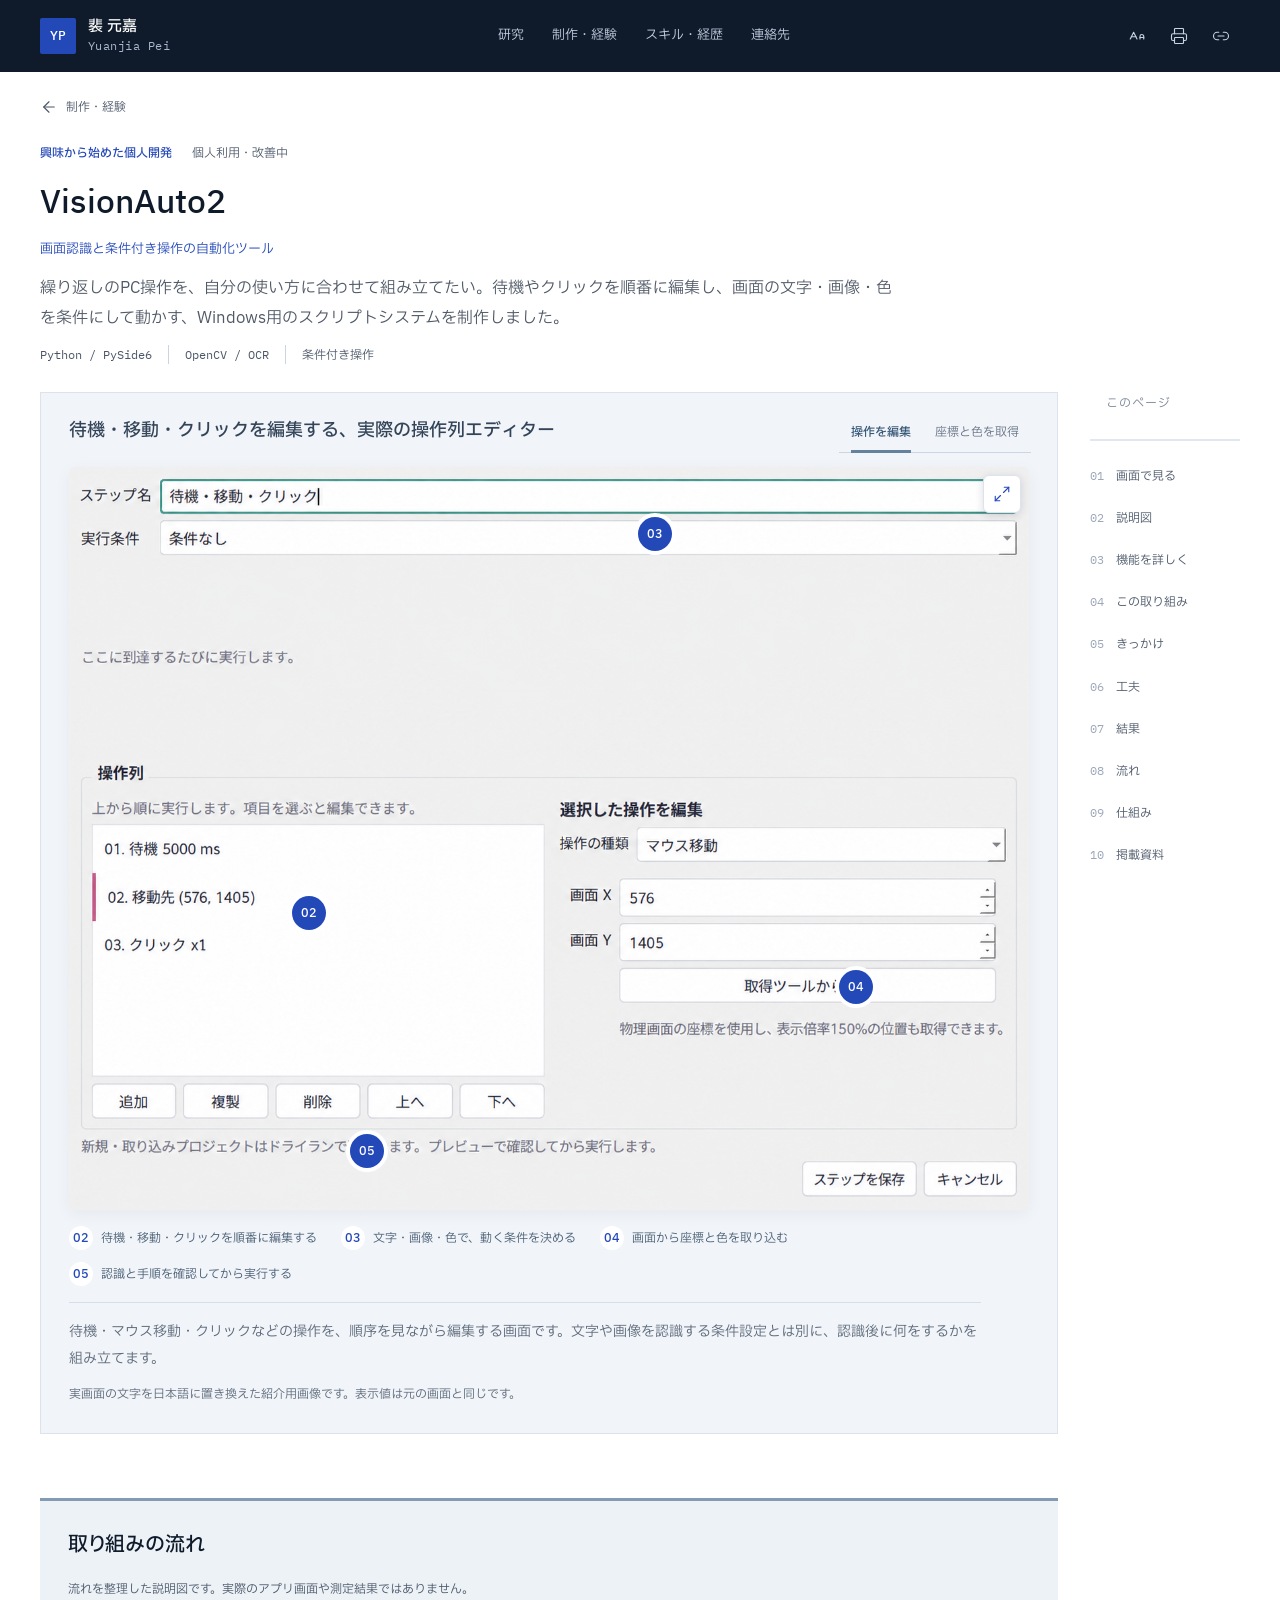
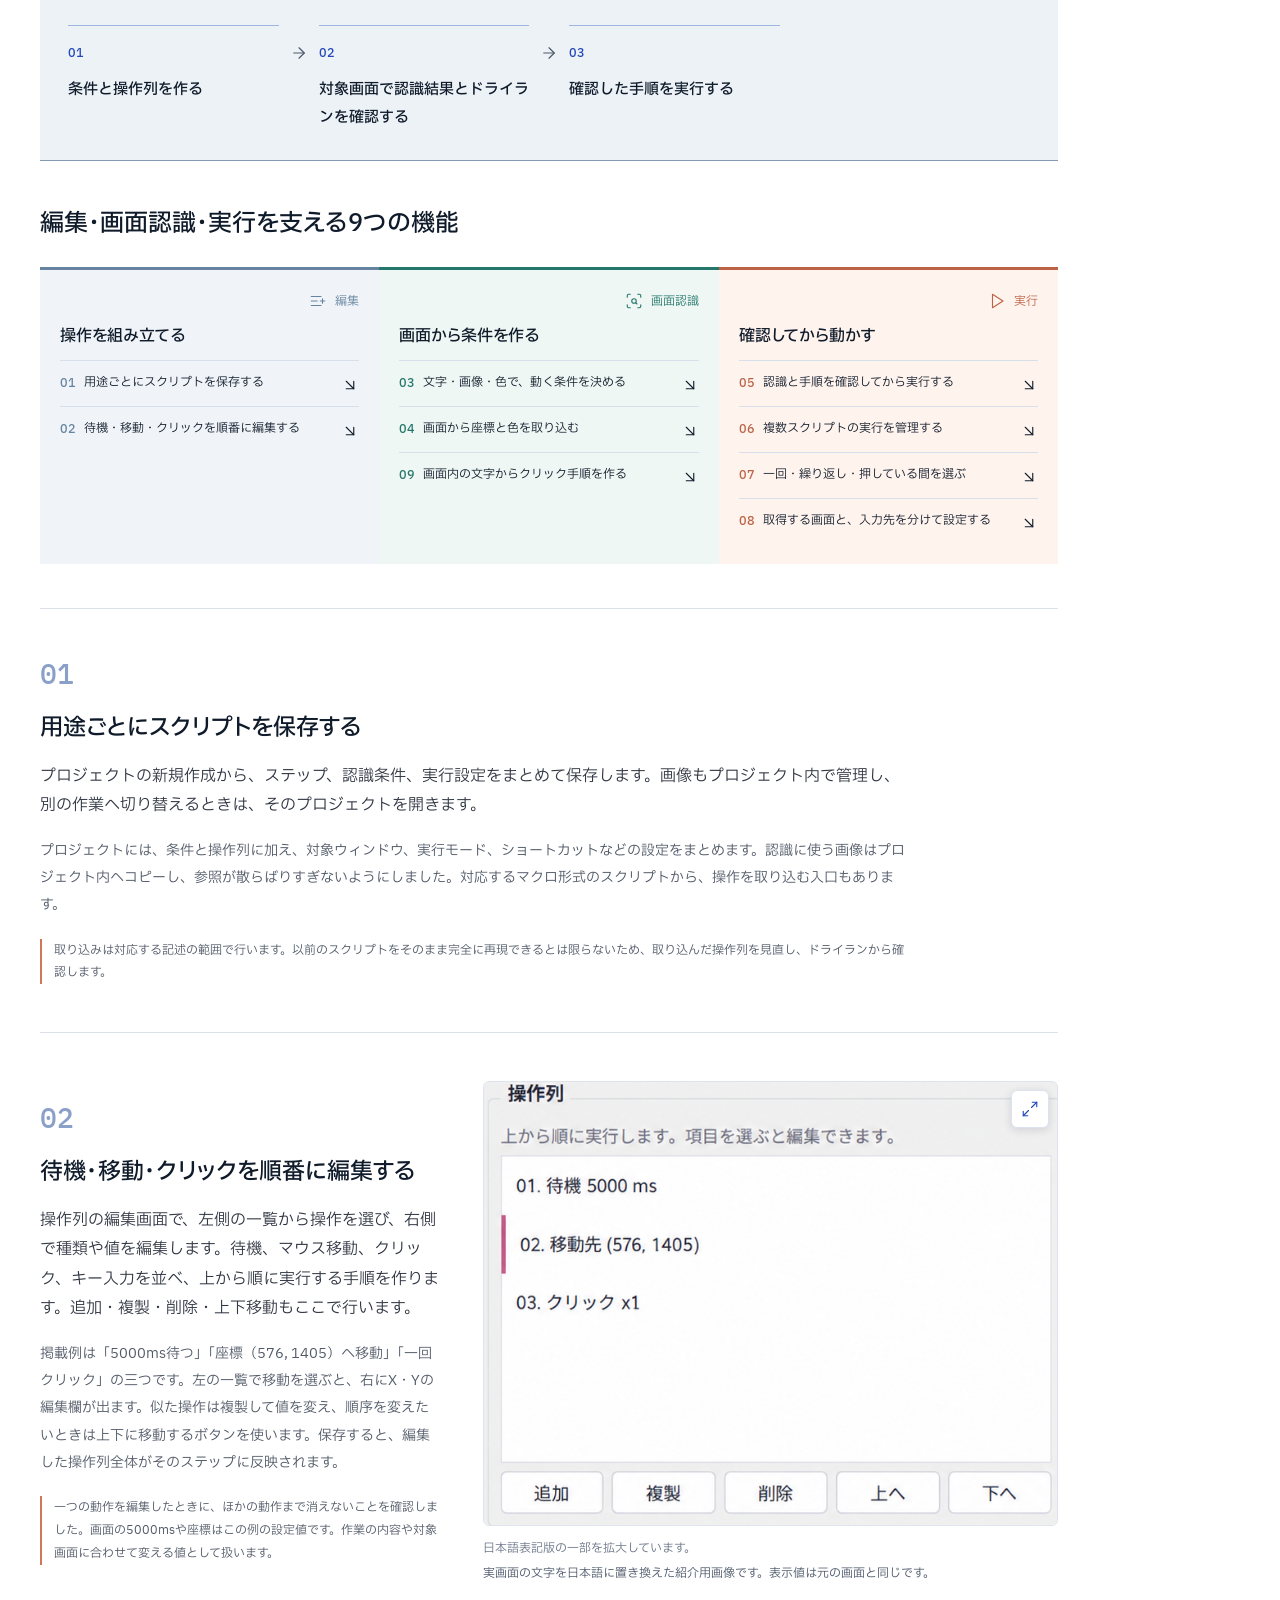
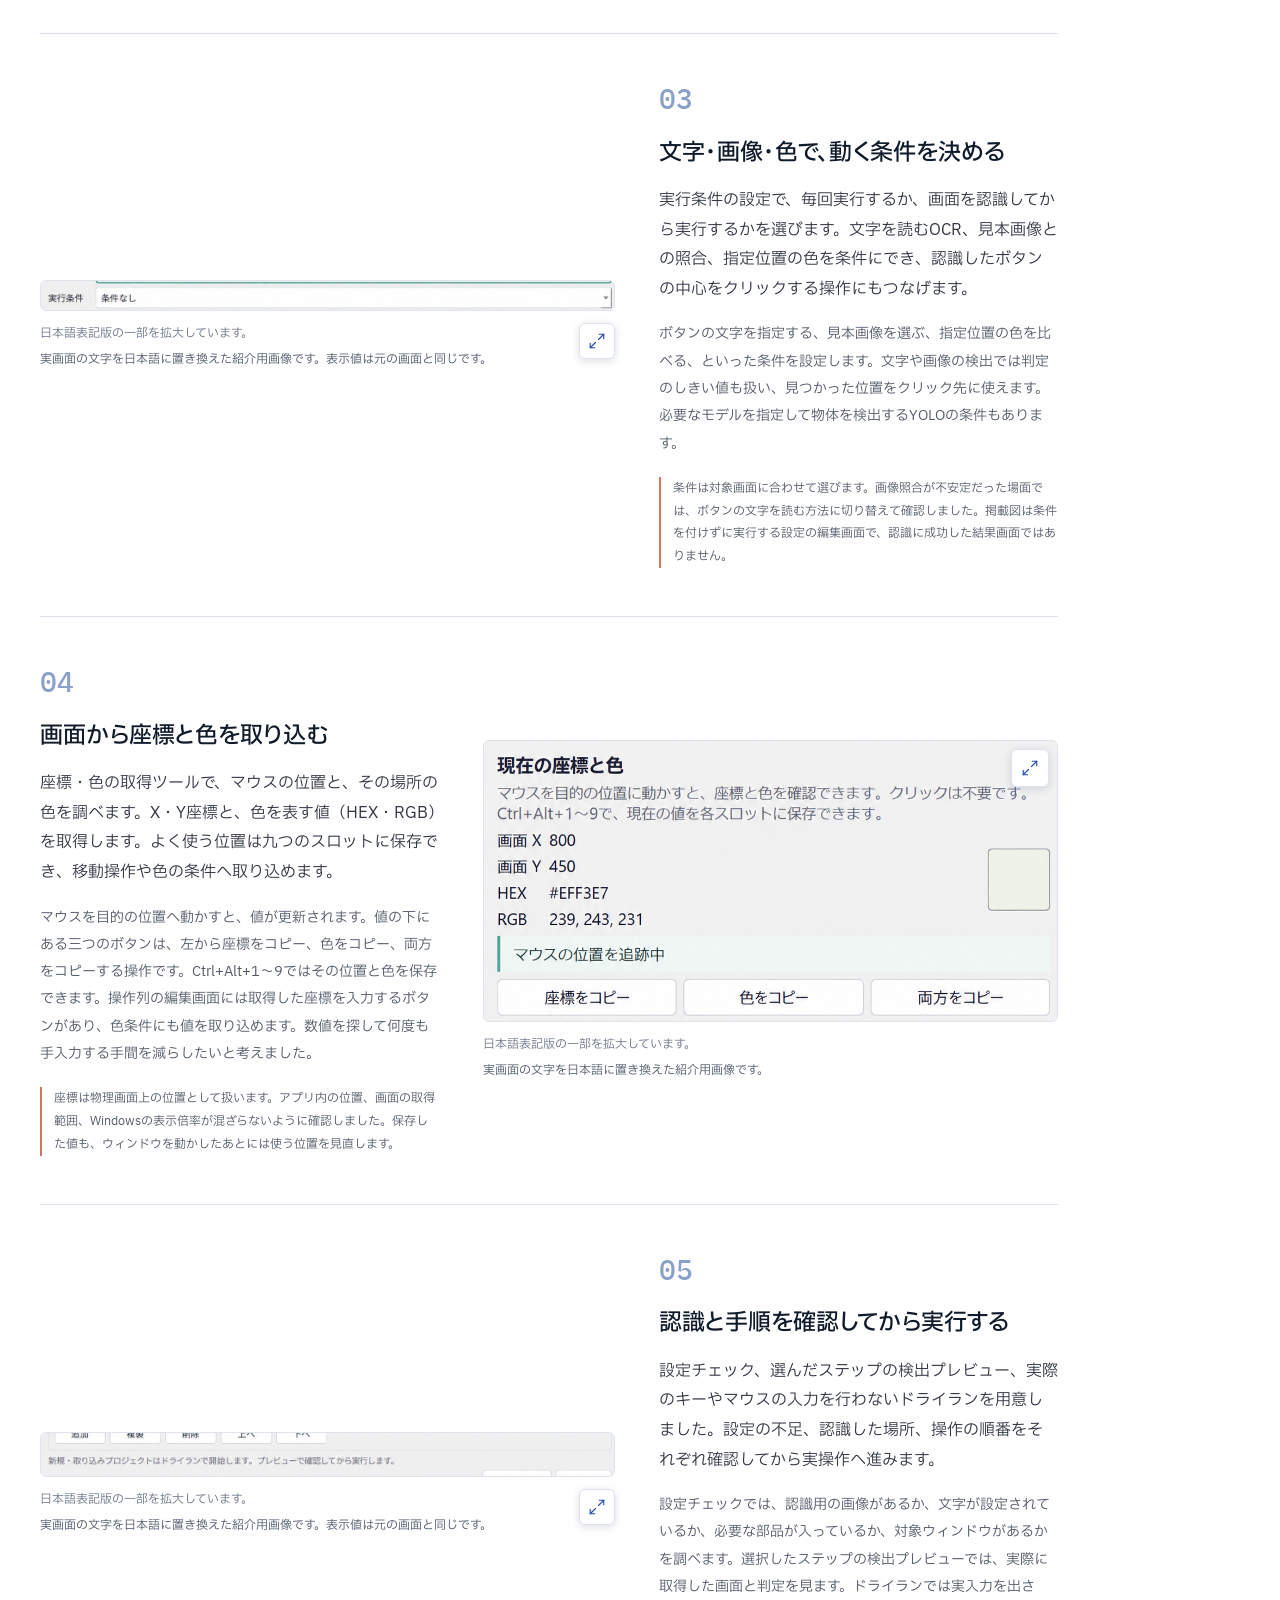
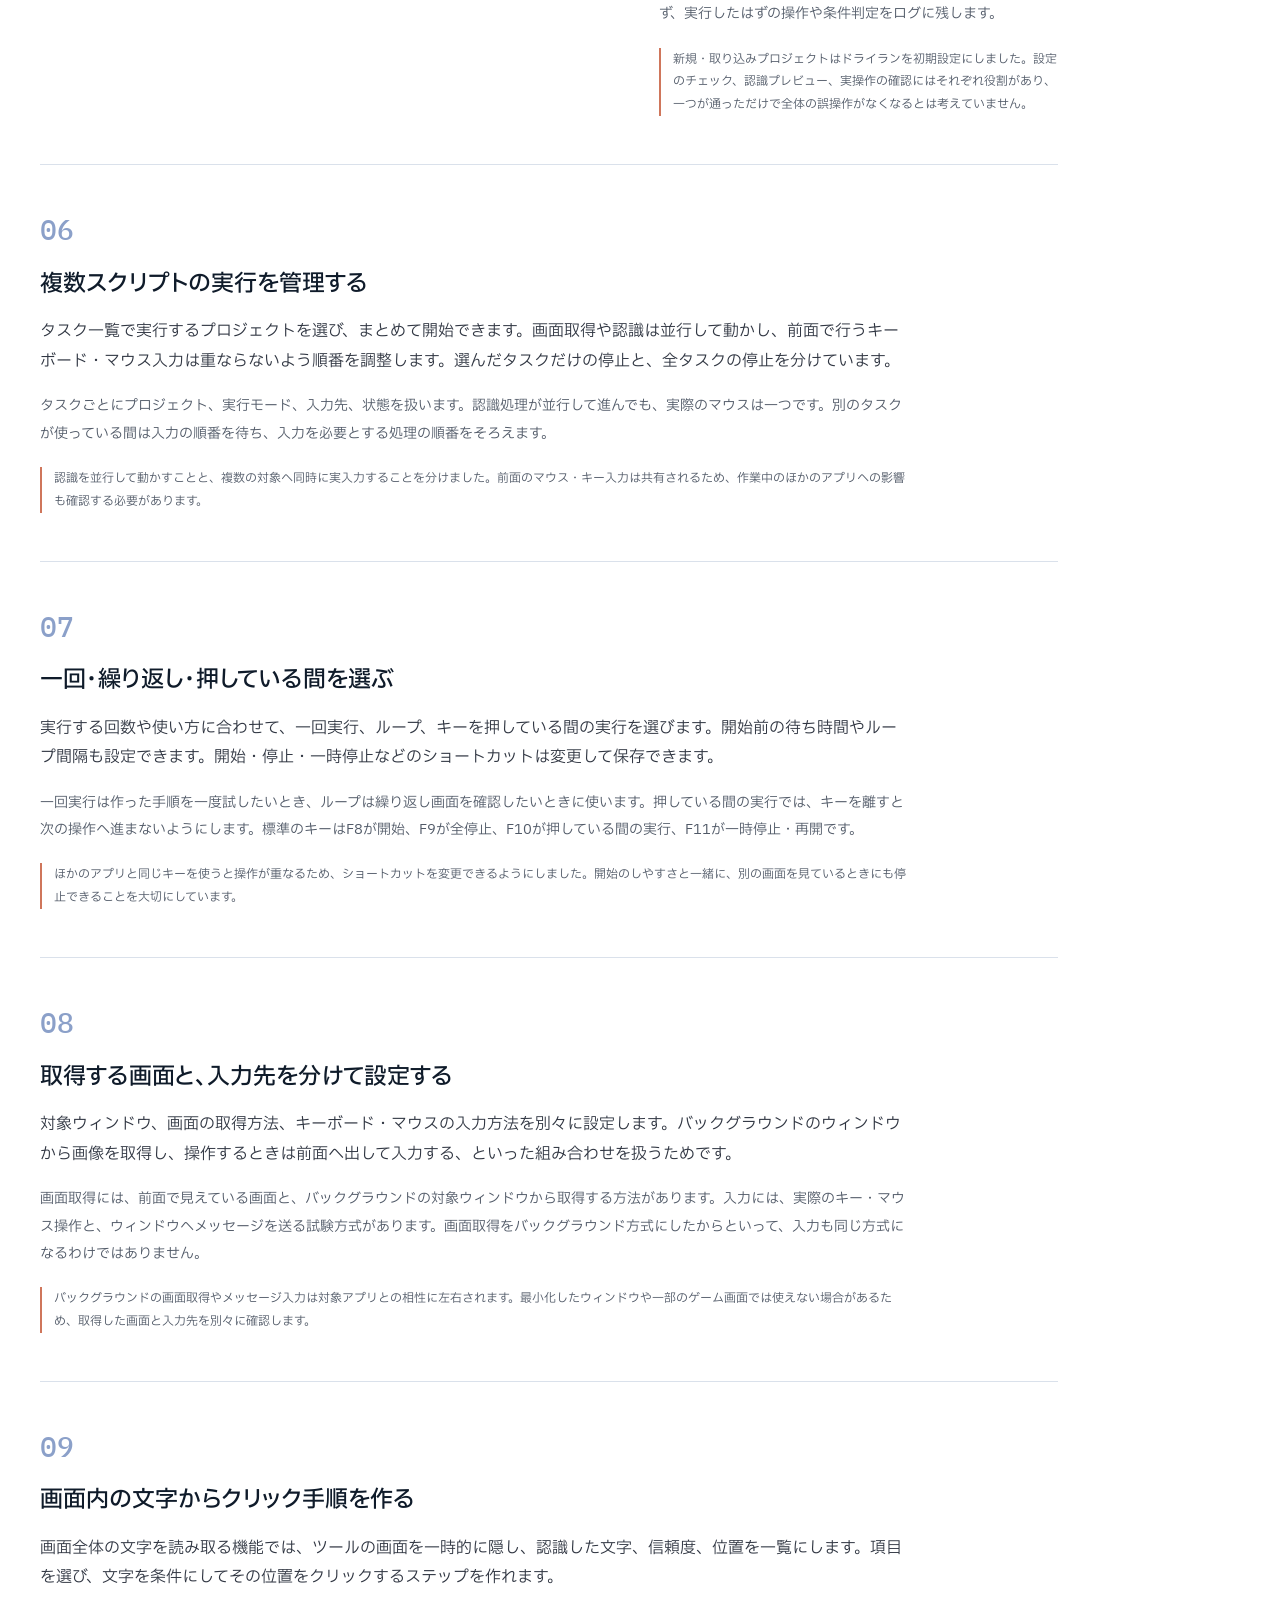
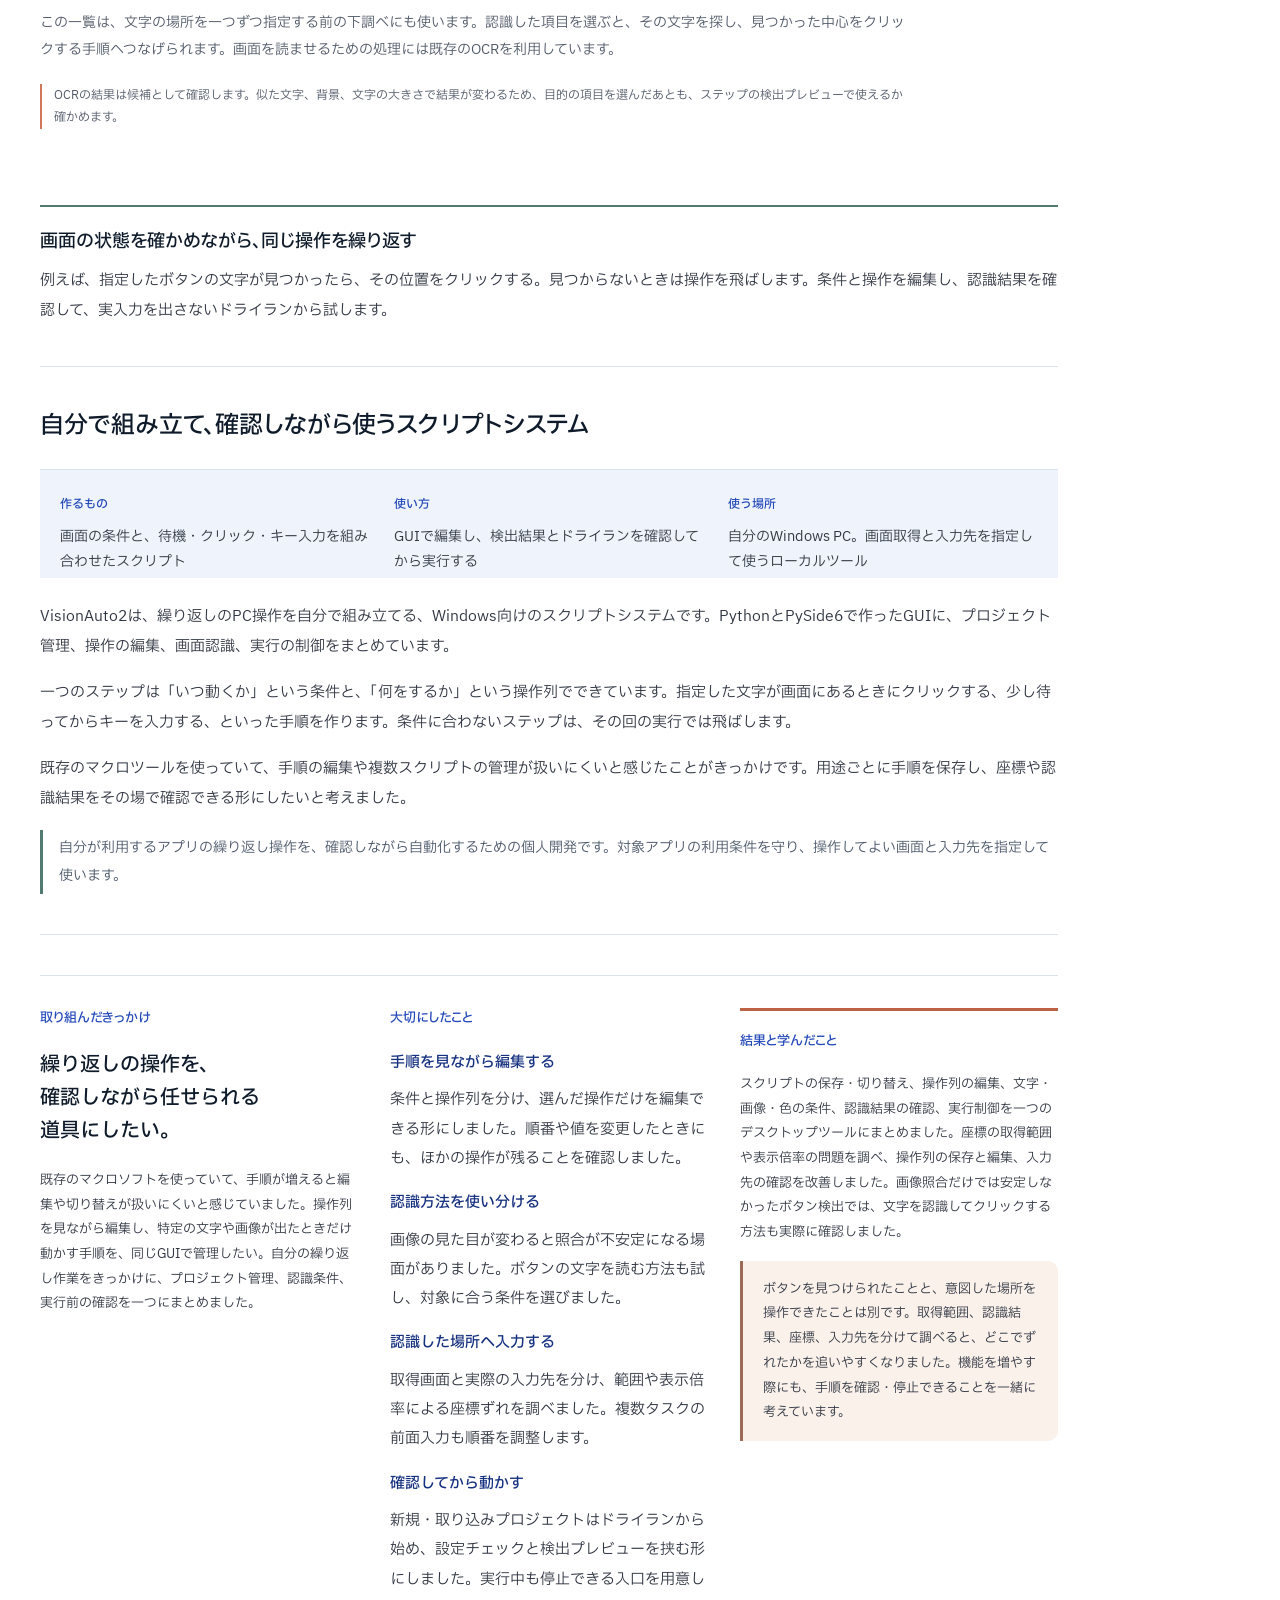
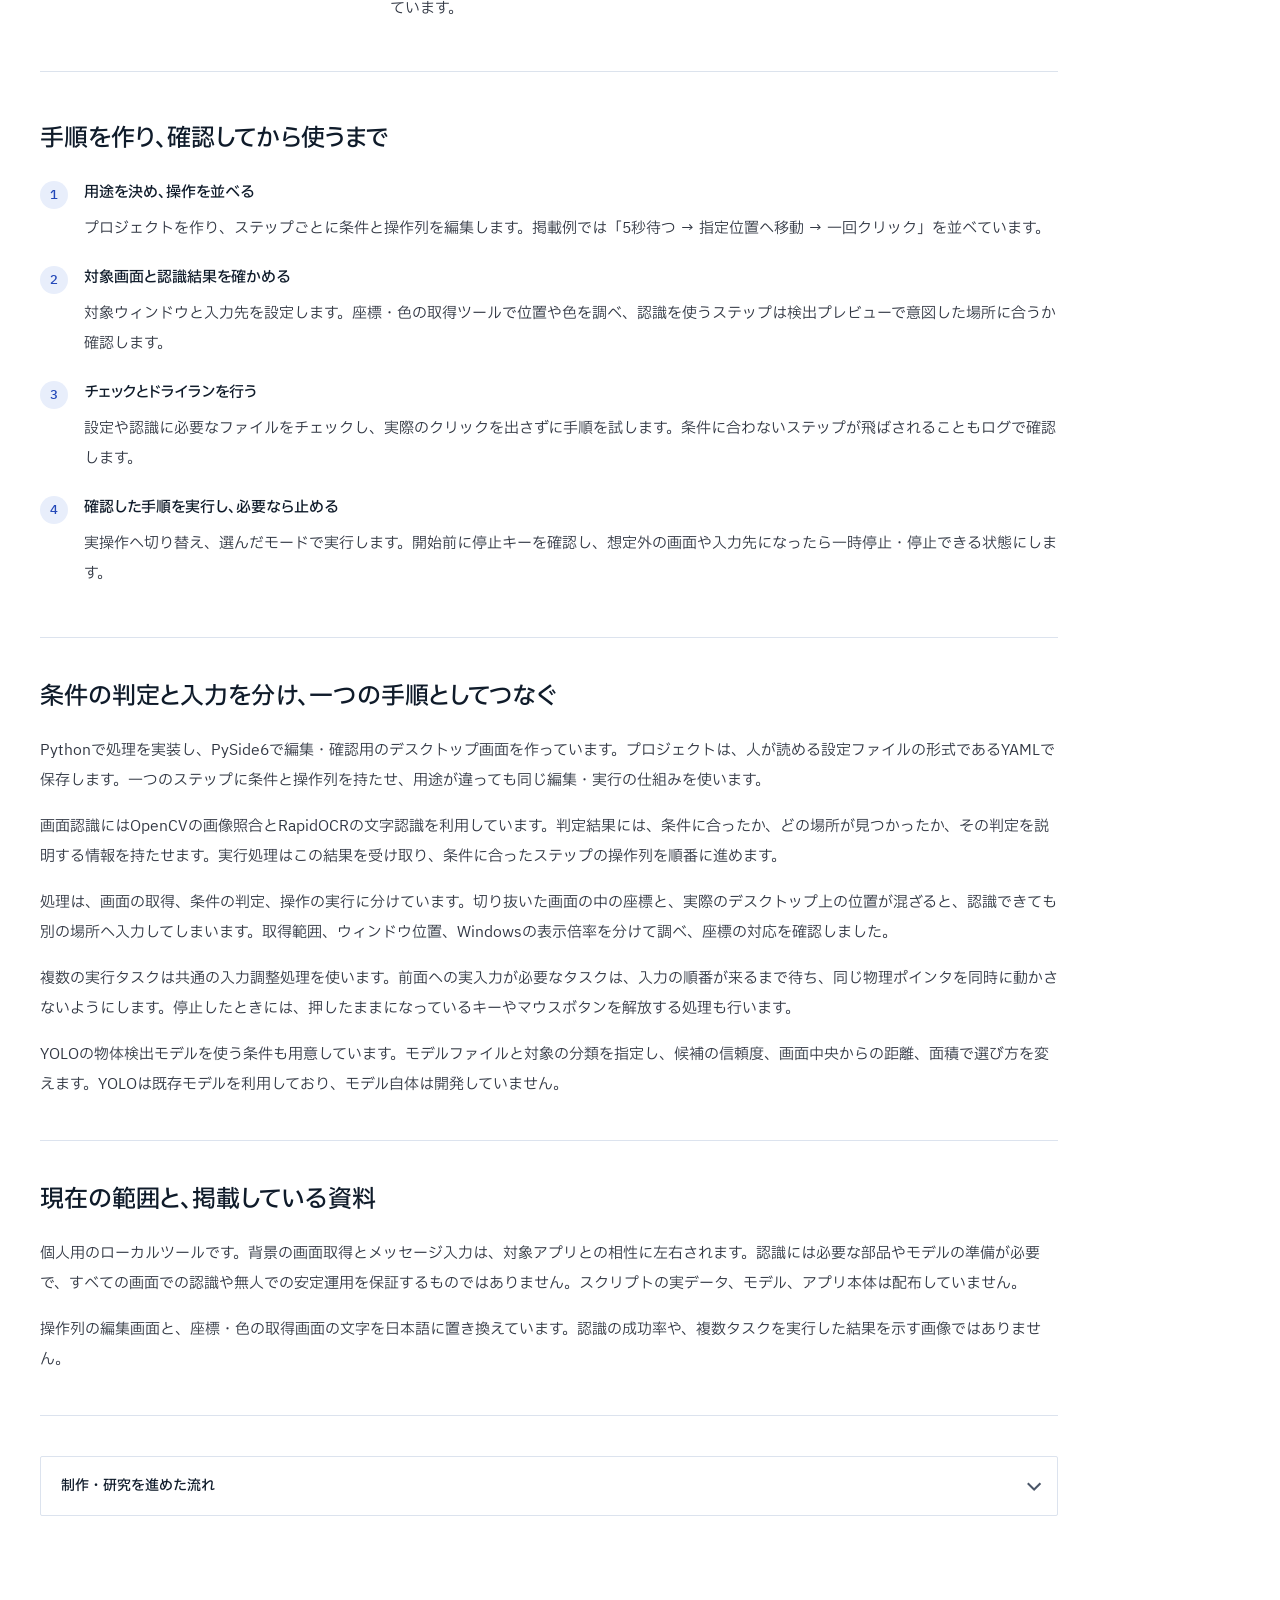
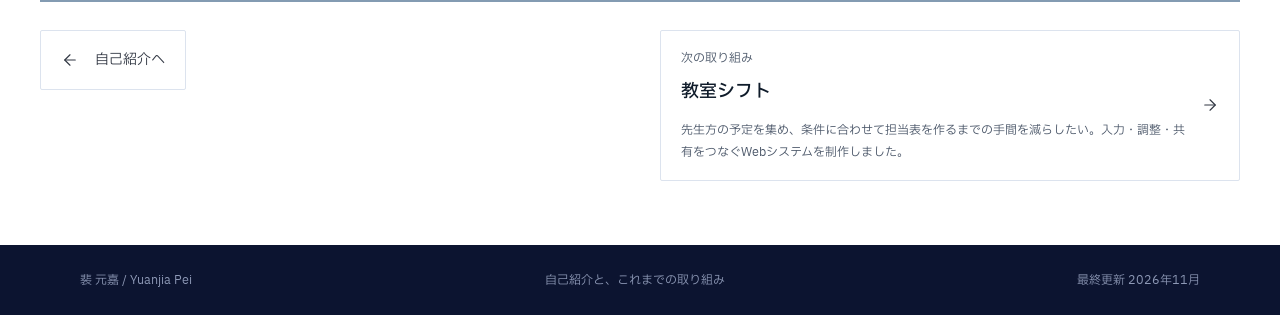
<file: projects/visionauto.html>
<!DOCTYPE html><html lang="ja"><head><meta charset="utf-8"><meta name="viewport" content="width=device-width,initial-scale=1"><meta name="description" content="繰り返す画面操作を、条件に合わせて自動化したい。文字・画像の認識と操作列の編集をまとめたツールを制作しました。"><meta name="theme-color" content="#496681"><title>VisionAuto2 | 裴 元嘉</title>
<meta property="og:type" content="article"><meta property="og:title" content="VisionAuto2 | 裴 元嘉"><meta property="og:description" content="繰り返す画面操作を、条件に合わせて自動化したい。文字・画像の認識と操作列の編集をまとめたツールを制作しました。"><meta property="og:url" content="https://2448309821.github.io/intro-page/projects/visionauto.html"><meta property="og:image" content="https://2448309821.github.io/intro-page/assets/profile-photo.jpeg"><meta property="og:locale" content="ja_JP"><meta name="twitter:card" content="summary">
<script>try{var f=localStorage.getItem("font-size");if(f==="l"||f==="xl")document.documentElement.dataset.font=f}catch(e){}</script><link rel="icon" href="data:image/svg+xml,%3Csvg xmlns='http://www.w3.org/2000/svg' viewBox='0 0 64 64'%3E%3Crect width='64' height='64' rx='8' fill='%23496681'/%3E%3Ctext x='32' y='41' text-anchor='middle' font-family='Arial' font-size='24' font-weight='700' fill='white'%3EYP%3C/text%3E%3C/svg%3E"><link rel="preconnect" href="https://fonts.googleapis.com"><link rel="preconnect" href="https://fonts.gstatic.com" crossorigin=""><link rel="stylesheet" href="https://fonts.googleapis.com/css2?family=IBM+Plex+Sans+JP:wght@400;500&amp;family=IBM+Plex+Mono:wght@400;500&amp;display=swap"><link rel="stylesheet" href="../style.01e42b67ec86.css"></head>
<body class="page-project"><a class="skip" href="#main">本文へ</a>
<header class="site-header"><a class="wordmark" href="../index.html"><span class="mark" aria-hidden="true">YP</span><span>裴 元嘉<small>Yuanjia Pei</small></span></a><nav aria-label="メインナビゲーション"><a href="../index.html#research">研究</a><a href="../index.html#development">制作・経験</a><a href="../index.html#profile">スキル・経歴</a><a href="../index.html#contact">連絡先</a></nav><div class="header-tools"><button class="icon-button" data-font-size="" title="文字サイズ：標準" aria-label="文字サイズを変更（現在：標準）"><svg xmlns="http://www.w3.org/2000/svg" width="24" height="24" viewBox="0 0 24 24" fill="none" stroke="currentColor" stroke-width="2" stroke-linecap="round" stroke-linejoin="round" class="lucide lucide-a-large-small" aria-hidden="true" focusable="false"><path d="M21 14h-5"></path><path d="M16 16v-3.5a2.5 2.5 0 0 1 5 0V16"></path><path d="M4.5 13h6"></path><path d="m3 16 4.5-9 4.5 9"></path></svg></button><button class="icon-button" data-print="" title="PDF / 印刷" aria-label="PDF / 印刷"><svg xmlns="http://www.w3.org/2000/svg" width="24" height="24" viewBox="0 0 24 24" fill="none" stroke="currentColor" stroke-width="2" stroke-linecap="round" stroke-linejoin="round" class="lucide lucide-printer" aria-hidden="true" focusable="false"><path d="M6 18H4a2 2 0 0 1-2-2v-5a2 2 0 0 1 2-2h16a2 2 0 0 1 2 2v5a2 2 0 0 1-2 2h-2"></path><path d="M6 9V3a1 1 0 0 1 1-1h10a1 1 0 0 1 1 1v6"></path><rect x="6" y="14" width="12" height="8" rx="1"></rect></svg></button><button class="icon-button" data-share="" title="このページのリンクをコピー" aria-label="このページのリンクをコピー"><svg xmlns="http://www.w3.org/2000/svg" width="24" height="24" viewBox="0 0 24 24" fill="none" stroke="currentColor" stroke-width="2" stroke-linecap="round" stroke-linejoin="round" class="lucide lucide-link-2" aria-hidden="true" focusable="false"><path d="M9 17H7A5 5 0 0 1 7 7h2"></path><path d="M15 7h2a5 5 0 1 1 0 10h-2"></path><line x1="8" x2="16" y1="12" y2="12"></line></svg></button><button class="icon-button mobile-menu" data-menu="" title="メニュー" aria-label="メニュー" aria-expanded="false"><span data-icon-closed=""><svg xmlns="http://www.w3.org/2000/svg" width="24" height="24" viewBox="0 0 24 24" fill="none" stroke="currentColor" stroke-width="2" stroke-linecap="round" stroke-linejoin="round" class="lucide lucide-menu" aria-hidden="true" focusable="false"><line x1="4" x2="20" y1="12" y2="12"></line><line x1="4" x2="20" y1="6" y2="6"></line><line x1="4" x2="20" y1="18" y2="18"></line></svg></span><span data-icon-open="" hidden=""><svg xmlns="http://www.w3.org/2000/svg" width="24" height="24" viewBox="0 0 24 24" fill="none" stroke="currentColor" stroke-width="2" stroke-linecap="round" stroke-linejoin="round" class="lucide lucide-x" aria-hidden="true" focusable="false"><path d="M18 6 6 18"></path><path d="m6 6 12 12"></path></svg></span></button></div></header>

<main id="main"><div class="container project-page story-page story-v2 group-development"><a class="back-link" href="../index.html#development"><svg xmlns="http://www.w3.org/2000/svg" width="24" height="24" viewBox="0 0 24 24" fill="none" stroke="currentColor" stroke-width="2" stroke-linecap="round" stroke-linejoin="round" class="lucide lucide-arrow-left" aria-hidden="true" focusable="false"><path d="m12 19-7-7 7-7"></path><path d="M19 12H5"></path></svg>制作・経験</a><header class="project-heading"><div class="project-heading-meta"><span>興味から始めた個人開発</span><span class="state-label">個人利用・改善中</span></div><h1>VisionAuto2</h1><p class="project-name-subtitle">画面認識と条件付き操作の自動化ツール</p><p>繰り返しのPC操作を、自分の使い方に合わせて組み立てたい。待機やクリックを順番に編集し、画面の文字・画像・色を条件にして動かす、Windows用のスクリプトシステムを制作しました。</p><div class="tag-list"><span>Python / PySide6</span><span>OpenCV / OCR</span><span>条件付き操作</span></div></header>
<div class="case-layout"><nav id="project-index" class="case-index" aria-label="このプロジェクトの目次"><p>このページ</p><button class="compact-index-button" data-index-toggle="" aria-controls="project-index" aria-expanded="false" aria-label="目次を開く"><svg xmlns="http://www.w3.org/2000/svg" width="24" height="24" viewBox="0 0 24 24" fill="none" stroke="currentColor" stroke-width="2" stroke-linecap="round" stroke-linejoin="round" class="lucide lucide-list" aria-hidden="true" focusable="false"><path d="M3 12h.01"></path><path d="M3 18h.01"></path><path d="M3 6h.01"></path><path d="M8 12h13"></path><path d="M8 18h13"></path><path d="M8 6h13"></path></svg><span>目次</span></button><div class="reading-progress" role="progressbar" aria-label="閲覧位置" aria-valuemin="0" aria-valuemax="100" aria-valuenow="0"><span data-read-progress=""></span></div><a href="#screens" data-quick-link="screens"><span class="index-number">01</span>画面で見る</a><a href="#project-map" data-quick-link="project-map"><span class="index-number">02</span>説明図</a><a href="#capabilities" data-quick-link="capabilities"><span class="index-number">03</span>機能を詳しく</a><a href="#overview" data-quick-link="overview"><span class="index-number">04</span>この取り組み</a><a href="#background" data-quick-link="background"><span class="index-number">05</span>きっかけ</a><a href="#decisions" data-quick-link="decisions"><span class="index-number">06</span>工夫</a><a href="#outcome" data-quick-link="outcome"><span class="index-number">07</span>結果</a><a href="#usage" data-quick-link="usage"><span class="index-number">08</span>流れ</a><a href="#implementation" data-quick-link="implementation"><span class="index-number">09</span>仕組み</a><a href="#scope" data-quick-link="scope"><span class="index-number">10</span>掲載資料</a><button class="quick-top" data-top="" title="ページ上部へ戻る" aria-label="ページ上部へ戻る"><svg xmlns="http://www.w3.org/2000/svg" width="24" height="24" viewBox="0 0 24 24" fill="none" stroke="currentColor" stroke-width="2" stroke-linecap="round" stroke-linejoin="round" class="lucide lucide-arrow-up" aria-hidden="true" focusable="false"><path d="m5 12 7-7 7 7"></path><path d="M12 19V5"></path></svg></button></nav><div class="case-content">
<section id="screens" class="project-screens" data-story-gallery=""><div class="screen-section-heading"><h2>画面で見る</h2><div class="gallery-tabs" role="tablist" aria-label="掲載画面"><button id="screen-tab-0" role="tab" aria-selected="true" aria-controls="screen-visionauto-0" tabindex="0">操作を編集</button><button id="screen-tab-1" role="tab" aria-selected="false" aria-controls="screen-visionauto-1" tabindex="-1">座標と色を取得</button></div></div><div id="screen-visionauto-0" role="tabpanel" aria-labelledby="screen-tab-0"><figure class="project-showcase" data-localized-media=""><div class="story-screen-title">待機・移動・クリックを編集する、実際の操作列エディター</div><div class="screenshot-frame story-frame   "><img class="project-screenshot" src="../assets/screenshots/visionauto-ja.png" alt="VisionAuto2の操作列エディターの日本語表記版。待機、マウス移動、クリックを順番に編集する画面。" width="1426" height="1103" loading="eager"><a class="screen-marker" href="#feature-visionauto-2" style="left:25%;top:60%" title="待機・移動・クリックを順番に編集する" aria-label="2. 待機・移動・クリックを順番に編集する">02</a><a class="screen-marker" href="#feature-visionauto-3" style="left:61%;top:9%" title="文字・画像・色で、動く条件を決める" aria-label="3. 文字・画像・色で、動く条件を決める">03</a><a class="screen-marker" href="#feature-visionauto-4" style="left:82%;top:70%" title="画面から座標と色を取り込む" aria-label="4. 画面から座標と色を取り込む">04</a><a class="screen-marker" href="#feature-visionauto-5" style="left:31%;top:92%" title="認識と手順を確認してから実行する" aria-label="5. 認識と手順を確認してから実行する">05</a><button class="icon-button expand-button " data-expand="" title="画面を拡大" aria-label="画面を拡大"><svg xmlns="http://www.w3.org/2000/svg" width="24" height="24" viewBox="0 0 24 24" fill="none" stroke="currentColor" stroke-width="2" stroke-linecap="round" stroke-linejoin="round" class="lucide lucide-maximize-2" aria-hidden="true" focusable="false"><polyline points="15 3 21 3 21 9"></polyline><polyline points="9 21 3 21 3 15"></polyline><line x1="21" x2="14" y1="3" y2="10"></line><line x1="3" x2="10" y1="21" y2="14"></line></svg></button></div><nav class="screen-key" aria-label="待機・移動・クリックを編集する、実際の操作列エディターに関連する機能"><a href="#feature-visionauto-2"><span>02</span>待機・移動・クリックを順番に編集する</a><a href="#feature-visionauto-3"><span>03</span>文字・画像・色で、動く条件を決める</a><a href="#feature-visionauto-4"><span>04</span>画面から座標と色を取り込む</a><a href="#feature-visionauto-5"><span>05</span>認識と手順を確認してから実行する</a></nav><figcaption><span class="screenshot-explanation">待機・マウス移動・クリックなどの操作を、順序を見ながら編集する画面です。文字や画像を認識する条件設定とは別に、認識後に何をするかを組み立てます。</span>実画面の文字を日本語に置き換えた紹介用画像です。表示値は元の画面と同じです。</figcaption></figure></div><div id="screen-visionauto-1" role="tabpanel" aria-labelledby="screen-tab-1" hidden=""><figure class="project-showcase" data-localized-media=""><div class="story-screen-title">画面の位置と色を調べ、よく使う値を保存するツール</div><div class="screenshot-frame story-frame   tall-screen"><img class="project-screenshot" src="../assets/screenshots/visionauto-probe-ja.png" alt="VisionAuto2の座標・色取得ツールの日本語表記版。X・Y座標、HEX・RGB、九つの保存スロットを表示。" width="1064" height="1479" loading="eager"><a class="screen-marker" href="#feature-visionauto-4" style="left:65%;top:19%" title="画面から座標と色を取り込む" aria-label="4. 画面から座標と色を取り込む">04</a><button class="icon-button expand-button " data-expand="" title="画面を拡大" aria-label="画面を拡大"><svg xmlns="http://www.w3.org/2000/svg" width="24" height="24" viewBox="0 0 24 24" fill="none" stroke="currentColor" stroke-width="2" stroke-linecap="round" stroke-linejoin="round" class="lucide lucide-maximize-2" aria-hidden="true" focusable="false"><polyline points="15 3 21 3 21 9"></polyline><polyline points="9 21 3 21 3 15"></polyline><line x1="21" x2="14" y1="3" y2="10"></line><line x1="3" x2="10" y1="21" y2="14"></line></svg></button></div><nav class="screen-key" aria-label="画面の位置と色を調べ、よく使う値を保存するツールに関連する機能"><a href="#feature-visionauto-4"><span>04</span>画面から座標と色を取り込む</a></nav><figcaption><span class="screenshot-explanation">マウスの位置と色を調べる画面です。上部に現在の値、下部に保存した座標と色を表示し、操作や条件に使う値を取り込みます。</span>実画面の文字を日本語に置き換えた紹介用画像です。</figcaption></figure></div></section>
<section id="project-map" class="project-map"><h2>取り組みの流れ</h2><p class="diagram-disclosure">流れを整理した説明図です。実際のアプリ画面や測定結果ではありません。</p><ol class="story-diagram"><li><span>01</span><strong>条件と操作列を作る</strong><svg xmlns="http://www.w3.org/2000/svg" width="24" height="24" viewBox="0 0 24 24" fill="none" stroke="currentColor" stroke-width="2" stroke-linecap="round" stroke-linejoin="round" class="lucide lucide-arrow-right" aria-hidden="true" focusable="false"><path d="M5 12h14"></path><path d="m12 5 7 7-7 7"></path></svg></li><li><span>02</span><strong>対象画面で認識結果とドライランを確認する</strong><svg xmlns="http://www.w3.org/2000/svg" width="24" height="24" viewBox="0 0 24 24" fill="none" stroke="currentColor" stroke-width="2" stroke-linecap="round" stroke-linejoin="round" class="lucide lucide-arrow-right" aria-hidden="true" focusable="false"><path d="M5 12h14"></path><path d="m12 5 7 7-7 7"></path></svg></li><li><span>03</span><strong>確認した手順を実行する</strong></li></ol></section>
<section id="capabilities"><h2>編集・画面認識・実行を支える9つの機能</h2><nav class="feature-map grouped-feature-map" aria-label="機能一覧"><div class="feature-group phase-1"><div class="phase-heading"><svg xmlns="http://www.w3.org/2000/svg" width="24" height="24" viewBox="0 0 24 24" fill="none" stroke="currentColor" stroke-width="2" stroke-linecap="round" stroke-linejoin="round" class="lucide lucide-list-plus" aria-hidden="true" focusable="false"><path d="M11 12H3"></path><path d="M16 6H3"></path><path d="M16 18H3"></path><path d="M18 9v6"></path><path d="M21 12h-6"></path></svg><span>編集</span></div><h3>操作を組み立てる</h3><a href="#feature-visionauto-1"><span>01</span>用途ごとにスクリプトを保存する<svg xmlns="http://www.w3.org/2000/svg" width="24" height="24" viewBox="0 0 24 24" fill="none" stroke="currentColor" stroke-width="2" stroke-linecap="round" stroke-linejoin="round" class="lucide lucide-arrow-down-right" aria-hidden="true" focusable="false"><path d="m7 7 10 10"></path><path d="M17 7v10H7"></path></svg></a><a href="#feature-visionauto-2"><span>02</span>待機・移動・クリックを順番に編集する<svg xmlns="http://www.w3.org/2000/svg" width="24" height="24" viewBox="0 0 24 24" fill="none" stroke="currentColor" stroke-width="2" stroke-linecap="round" stroke-linejoin="round" class="lucide lucide-arrow-down-right" aria-hidden="true" focusable="false"><path d="m7 7 10 10"></path><path d="M17 7v10H7"></path></svg></a></div><div class="feature-group phase-2"><div class="phase-heading"><svg xmlns="http://www.w3.org/2000/svg" width="24" height="24" viewBox="0 0 24 24" fill="none" stroke="currentColor" stroke-width="2" stroke-linecap="round" stroke-linejoin="round" class="lucide lucide-scan-search" aria-hidden="true" focusable="false"><path d="M3 7V5a2 2 0 0 1 2-2h2"></path><path d="M17 3h2a2 2 0 0 1 2 2v2"></path><path d="M21 17v2a2 2 0 0 1-2 2h-2"></path><path d="M7 21H5a2 2 0 0 1-2-2v-2"></path><circle cx="12" cy="12" r="3"></circle><path d="m16 16-1.9-1.9"></path></svg><span>画面認識</span></div><h3>画面から条件を作る</h3><a href="#feature-visionauto-3"><span>03</span>文字・画像・色で、動く条件を決める<svg xmlns="http://www.w3.org/2000/svg" width="24" height="24" viewBox="0 0 24 24" fill="none" stroke="currentColor" stroke-width="2" stroke-linecap="round" stroke-linejoin="round" class="lucide lucide-arrow-down-right" aria-hidden="true" focusable="false"><path d="m7 7 10 10"></path><path d="M17 7v10H7"></path></svg></a><a href="#feature-visionauto-4"><span>04</span>画面から座標と色を取り込む<svg xmlns="http://www.w3.org/2000/svg" width="24" height="24" viewBox="0 0 24 24" fill="none" stroke="currentColor" stroke-width="2" stroke-linecap="round" stroke-linejoin="round" class="lucide lucide-arrow-down-right" aria-hidden="true" focusable="false"><path d="m7 7 10 10"></path><path d="M17 7v10H7"></path></svg></a><a href="#feature-visionauto-9"><span>09</span>画面内の文字からクリック手順を作る<svg xmlns="http://www.w3.org/2000/svg" width="24" height="24" viewBox="0 0 24 24" fill="none" stroke="currentColor" stroke-width="2" stroke-linecap="round" stroke-linejoin="round" class="lucide lucide-arrow-down-right" aria-hidden="true" focusable="false"><path d="m7 7 10 10"></path><path d="M17 7v10H7"></path></svg></a></div><div class="feature-group phase-3"><div class="phase-heading"><svg xmlns="http://www.w3.org/2000/svg" width="24" height="24" viewBox="0 0 24 24" fill="none" stroke="currentColor" stroke-width="2" stroke-linecap="round" stroke-linejoin="round" class="lucide lucide-play" aria-hidden="true" focusable="false"><polygon points="6 3 20 12 6 21 6 3"></polygon></svg><span>実行</span></div><h3>確認してから動かす</h3><a href="#feature-visionauto-5"><span>05</span>認識と手順を確認してから実行する<svg xmlns="http://www.w3.org/2000/svg" width="24" height="24" viewBox="0 0 24 24" fill="none" stroke="currentColor" stroke-width="2" stroke-linecap="round" stroke-linejoin="round" class="lucide lucide-arrow-down-right" aria-hidden="true" focusable="false"><path d="m7 7 10 10"></path><path d="M17 7v10H7"></path></svg></a><a href="#feature-visionauto-6"><span>06</span>複数スクリプトの実行を管理する<svg xmlns="http://www.w3.org/2000/svg" width="24" height="24" viewBox="0 0 24 24" fill="none" stroke="currentColor" stroke-width="2" stroke-linecap="round" stroke-linejoin="round" class="lucide lucide-arrow-down-right" aria-hidden="true" focusable="false"><path d="m7 7 10 10"></path><path d="M17 7v10H7"></path></svg></a><a href="#feature-visionauto-7"><span>07</span>一回・繰り返し・押している間を選ぶ<svg xmlns="http://www.w3.org/2000/svg" width="24" height="24" viewBox="0 0 24 24" fill="none" stroke="currentColor" stroke-width="2" stroke-linecap="round" stroke-linejoin="round" class="lucide lucide-arrow-down-right" aria-hidden="true" focusable="false"><path d="m7 7 10 10"></path><path d="M17 7v10H7"></path></svg></a><a href="#feature-visionauto-8"><span>08</span>取得する画面と、入力先を分けて設定する<svg xmlns="http://www.w3.org/2000/svg" width="24" height="24" viewBox="0 0 24 24" fill="none" stroke="currentColor" stroke-width="2" stroke-linecap="round" stroke-linejoin="round" class="lucide lucide-arrow-down-right" aria-hidden="true" focusable="false"><path d="m7 7 10 10"></path><path d="M17 7v10H7"></path></svg></a></div></nav><article id="feature-visionauto-1" tabindex="-1" class="feature-chapter without-screen" data-feature-chapter=""><div class="feature-copy"><span class="feature-number">01</span><h3>用途ごとにスクリプトを保存する</h3><p>プロジェクトの新規作成から、ステップ、認識条件、実行設定をまとめて保存します。画像もプロジェクト内で管理し、別の作業へ切り替えるときは、そのプロジェクトを開きます。</p><p>プロジェクトには、条件と操作列に加え、対象ウィンドウ、実行モード、ショートカットなどの設定をまとめます。認識に使う画像はプロジェクト内へコピーし、参照が散らばりすぎないようにしました。対応するマクロ形式のスクリプトから、操作を取り込む入口もあります。</p><p class="feature-care">取り込みは対応する記述の範囲で行います。以前のスクリプトをそのまま完全に再現できるとは限らないため、取り込んだ操作列を見直し、ドライランから確認します。</p></div></article><article id="feature-visionauto-2" tabindex="-1" class="feature-chapter " data-feature-chapter=""><div class="feature-copy"><span class="feature-number">02</span><h3>待機・移動・クリックを順番に編集する</h3><p>操作列の編集画面で、左側の一覧から操作を選び、右側で種類や値を編集します。待機、マウス移動、クリック、キー入力を並べ、上から順に実行する手順を作ります。追加・複製・削除・上下移動もここで行います。</p><p>掲載例は「5000ms待つ」「座標（576, 1405）へ移動」「一回クリック」の三つです。左の一覧で移動を選ぶと、右にX・Yの編集欄が出ます。似た操作は複製して値を変え、順序を変えたいときは上下に移動するボタンを使います。保存すると、編集した操作列全体がそのステップに反映されます。</p><p class="feature-care">一つの動作を編集したときに、ほかの動作まで消えないことを確認しました。画面の5000msや座標はこの例の設定値です。作業の内容や対象画面に合わせて変える値として扱います。</p></div><figure class="project-showcase" data-localized-media=""><div class="story-screen-title">待機・移動・クリックを順番に編集する</div><div class="screenshot-frame story-frame compact-screen screen-detail " style="aspect-ratio:69874 / 54047;max-width:min(100%,672.2756119673618px);margin-inline:auto"><img class="project-screenshot" src="../assets/screenshots/visionauto-ja.png" alt="VisionAuto2の操作列エディターの日本語表記版。待機、マウス移動、クリックを順番に編集する画面。" width="1426" height="1103" style="width:204.08163265306123%;max-width:none;left:-2.0408163265306123%;top:-81.63265306122449%" loading="lazy"><button class="icon-button expand-button " data-expand="" title="画面を拡大" aria-label="画面を拡大"><svg xmlns="http://www.w3.org/2000/svg" width="24" height="24" viewBox="0 0 24 24" fill="none" stroke="currentColor" stroke-width="2" stroke-linecap="round" stroke-linejoin="round" class="lucide lucide-maximize-2" aria-hidden="true" focusable="false"><polyline points="15 3 21 3 21 9"></polyline><polyline points="9 21 3 21 3 15"></polyline><line x1="21" x2="14" y1="3" y2="10"></line><line x1="3" x2="10" y1="21" y2="14"></line></svg></button></div><figcaption><span class="screenshot-explanation">待機・マウス移動・クリックなどの操作を、順序を見ながら編集する画面です。文字や画像を認識する条件設定とは別に、認識後に何をするかを組み立てます。</span><span class="crop-note">日本語表記版の一部を拡大しています。</span>実画面の文字を日本語に置き換えた紹介用画像です。表示値は元の画面と同じです。</figcaption></figure></article><article id="feature-visionauto-3" tabindex="-1" class="feature-chapter " data-feature-chapter=""><div class="feature-copy"><span class="feature-number">03</span><h3>文字・画像・色で、動く条件を決める</h3><p>実行条件の設定で、毎回実行するか、画面を認識してから実行するかを選びます。文字を読むOCR、見本画像との照合、指定位置の色を条件にでき、認識したボタンの中心をクリックする操作にもつなげます。</p><p>ボタンの文字を指定する、見本画像を選ぶ、指定位置の色を比べる、といった条件を設定します。文字や画像の検出では判定のしきい値も扱い、見つかった位置をクリック先に使えます。必要なモデルを指定して物体を検出するYOLOの条件もあります。</p><p class="feature-care">条件は対象画面に合わせて選びます。画像照合が不安定だった場面では、ボタンの文字を読む方法に切り替えて確認しました。掲載図は条件を付けずに実行する設定の編集画面で、認識に成功した結果画面ではありません。</p></div><figure class="project-showcase" data-localized-media=""><div class="story-screen-title">文字・画像・色で、動く条件を決める</div><div class="screenshot-frame story-frame compact-screen screen-detail " style="aspect-ratio:141174 / 7721;max-width:min(100%,2117.61px);margin-inline:auto"><img class="project-screenshot" src="../assets/screenshots/visionauto-ja.png" alt="VisionAuto2の操作列エディターの日本語表記版。待機、マウス移動、クリックを順番に編集する画面。" width="1426" height="1103" style="width:101.01010101010101%;max-width:none;left:0%;top:-85.71428571428571%" loading="lazy"></div><figcaption><button class="icon-button expand-button caption-expand" data-expand="" title="画面を拡大" aria-label="画面を拡大"><svg xmlns="http://www.w3.org/2000/svg" width="24" height="24" viewBox="0 0 24 24" fill="none" stroke="currentColor" stroke-width="2" stroke-linecap="round" stroke-linejoin="round" class="lucide lucide-maximize-2" aria-hidden="true" focusable="false"><polyline points="15 3 21 3 21 9"></polyline><polyline points="9 21 3 21 3 15"></polyline><line x1="21" x2="14" y1="3" y2="10"></line><line x1="3" x2="10" y1="21" y2="14"></line></svg></button><span class="screenshot-explanation">待機・マウス移動・クリックなどの操作を、順序を見ながら編集する画面です。文字や画像を認識する条件設定とは別に、認識後に何をするかを組み立てます。</span><span class="crop-note">日本語表記版の一部を拡大しています。</span>実画面の文字を日本語に置き換えた紹介用画像です。表示値は元の画面と同じです。</figcaption></figure></article><article id="feature-visionauto-4" tabindex="-1" class="feature-chapter " data-feature-chapter=""><div class="feature-copy"><span class="feature-number">04</span><h3>画面から座標と色を取り込む</h3><p>座標・色の取得ツールで、マウスの位置と、その場所の色を調べます。X・Y座標と、色を表す値（HEX・RGB）を取得します。よく使う位置は九つのスロットに保存でき、移動操作や色の条件へ取り込めます。</p><p>マウスを目的の位置へ動かすと、値が更新されます。値の下にある三つのボタンは、左から座標をコピー、色をコピー、両方をコピーする操作です。Ctrl+Alt+1〜9ではその位置と色を保存できます。操作列の編集画面には取得した座標を入力するボタンがあり、色条件にも値を取り込めます。数値を探して何度も手入力する手間を減らしたいと考えました。</p><p class="feature-care">座標は物理画面上の位置として扱います。アプリ内の位置、画面の取得範囲、Windowsの表示倍率が混ざらないように確認しました。保存した値も、ウィンドウを動かしたあとには使う位置を見直します。</p></div><figure class="project-showcase" data-localized-media=""><div class="story-screen-title">画面から座標と色を取り込む</div><div class="screenshot-frame story-frame compact-screen screen-detail " style="aspect-ratio:105336 / 51765;max-width:min(100%,1058.1419878296144px);margin-inline:auto"><img class="project-screenshot" src="../assets/screenshots/visionauto-probe-ja.png" alt="VisionAuto2の座標・色取得ツールの日本語表記版。X・Y座標、HEX・RGB、九つの保存スロットを表示。" width="1064" height="1479" style="width:101.01010101010101%;max-width:none;left:0%;top:0%" loading="lazy"><button class="icon-button expand-button " data-expand="" title="画面を拡大" aria-label="画面を拡大"><svg xmlns="http://www.w3.org/2000/svg" width="24" height="24" viewBox="0 0 24 24" fill="none" stroke="currentColor" stroke-width="2" stroke-linecap="round" stroke-linejoin="round" class="lucide lucide-maximize-2" aria-hidden="true" focusable="false"><polyline points="15 3 21 3 21 9"></polyline><polyline points="9 21 3 21 3 15"></polyline><line x1="21" x2="14" y1="3" y2="10"></line><line x1="3" x2="10" y1="21" y2="14"></line></svg></button></div><figcaption><span class="screenshot-explanation">マウスの位置と色を調べる画面です。上部に現在の値、下部に保存した座標と色を表示し、操作や条件に使う値を取り込みます。</span><span class="crop-note">日本語表記版の一部を拡大しています。</span>実画面の文字を日本語に置き換えた紹介用画像です。</figcaption></figure></article><article id="feature-visionauto-5" tabindex="-1" class="feature-chapter " data-feature-chapter=""><div class="feature-copy"><span class="feature-number">05</span><h3>認識と手順を確認してから実行する</h3><p>設定チェック、選んだステップの検出プレビュー、実際のキーやマウスの入力を行わないドライランを用意しました。設定の不足、認識した場所、操作の順番をそれぞれ確認してから実操作へ進みます。</p><p>設定チェックでは、認識用の画像があるか、文字が設定されているか、必要な部品が入っているか、対象ウィンドウがあるかを調べます。選択したステップの検出プレビューでは、実際に取得した画面と判定を見ます。ドライランでは実入力を出さず、実行したはずの操作や条件判定をログに残します。</p><p class="feature-care">新規・取り込みプロジェクトはドライランを初期設定にしました。設定のチェック、認識プレビュー、実操作の確認にはそれぞれ役割があり、一つが通っただけで全体の誤操作がなくなるとは考えていません。</p></div><figure class="project-showcase" data-localized-media=""><div class="story-screen-title">認識と手順を確認してから実行する</div><div class="screenshot-frame story-frame compact-screen screen-detail " style="aspect-ratio:141174 / 11030;max-width:min(100%,2117.61px);margin-inline:auto"><img class="project-screenshot" src="../assets/screenshots/visionauto-ja.png" alt="VisionAuto2の操作列エディターの日本語表記版。待機、マウス移動、クリックを順番に編集する画面。" width="1426" height="1103" style="width:101.01010101010101%;max-width:none;left:0%;top:-890%" loading="lazy"></div><figcaption><button class="icon-button expand-button caption-expand" data-expand="" title="画面を拡大" aria-label="画面を拡大"><svg xmlns="http://www.w3.org/2000/svg" width="24" height="24" viewBox="0 0 24 24" fill="none" stroke="currentColor" stroke-width="2" stroke-linecap="round" stroke-linejoin="round" class="lucide lucide-maximize-2" aria-hidden="true" focusable="false"><polyline points="15 3 21 3 21 9"></polyline><polyline points="9 21 3 21 3 15"></polyline><line x1="21" x2="14" y1="3" y2="10"></line><line x1="3" x2="10" y1="21" y2="14"></line></svg></button><span class="screenshot-explanation">待機・マウス移動・クリックなどの操作を、順序を見ながら編集する画面です。文字や画像を認識する条件設定とは別に、認識後に何をするかを組み立てます。</span><span class="crop-note">日本語表記版の一部を拡大しています。</span>実画面の文字を日本語に置き換えた紹介用画像です。表示値は元の画面と同じです。</figcaption></figure></article><article id="feature-visionauto-6" tabindex="-1" class="feature-chapter without-screen" data-feature-chapter=""><div class="feature-copy"><span class="feature-number">06</span><h3>複数スクリプトの実行を管理する</h3><p>タスク一覧で実行するプロジェクトを選び、まとめて開始できます。画面取得や認識は並行して動かし、前面で行うキーボード・マウス入力は重ならないよう順番を調整します。選んだタスクだけの停止と、全タスクの停止を分けています。</p><p>タスクごとにプロジェクト、実行モード、入力先、状態を扱います。認識処理が並行して進んでも、実際のマウスは一つです。別のタスクが使っている間は入力の順番を待ち、入力を必要とする処理の順番をそろえます。</p><p class="feature-care">認識を並行して動かすことと、複数の対象へ同時に実入力することを分けました。前面のマウス・キー入力は共有されるため、作業中のほかのアプリへの影響も確認する必要があります。</p></div></article><article id="feature-visionauto-7" tabindex="-1" class="feature-chapter without-screen" data-feature-chapter=""><div class="feature-copy"><span class="feature-number">07</span><h3>一回・繰り返し・押している間を選ぶ</h3><p>実行する回数や使い方に合わせて、一回実行、ループ、キーを押している間の実行を選びます。開始前の待ち時間やループ間隔も設定できます。開始・停止・一時停止などのショートカットは変更して保存できます。</p><p>一回実行は作った手順を一度試したいとき、ループは繰り返し画面を確認したいときに使います。押している間の実行では、キーを離すと次の操作へ進まないようにします。標準のキーはF8が開始、F9が全停止、F10が押している間の実行、F11が一時停止・再開です。</p><p class="feature-care">ほかのアプリと同じキーを使うと操作が重なるため、ショートカットを変更できるようにしました。開始のしやすさと一緒に、別の画面を見ているときにも停止できることを大切にしています。</p></div></article><article id="feature-visionauto-8" tabindex="-1" class="feature-chapter without-screen" data-feature-chapter=""><div class="feature-copy"><span class="feature-number">08</span><h3>取得する画面と、入力先を分けて設定する</h3><p>対象ウィンドウ、画面の取得方法、キーボード・マウスの入力方法を別々に設定します。バックグラウンドのウィンドウから画像を取得し、操作するときは前面へ出して入力する、といった組み合わせを扱うためです。</p><p>画面取得には、前面で見えている画面と、バックグラウンドの対象ウィンドウから取得する方法があります。入力には、実際のキー・マウス操作と、ウィンドウへメッセージを送る試験方式があります。画面取得をバックグラウンド方式にしたからといって、入力も同じ方式になるわけではありません。</p><p class="feature-care">バックグラウンドの画面取得やメッセージ入力は対象アプリとの相性に左右されます。最小化したウィンドウや一部のゲーム画面では使えない場合があるため、取得した画面と入力先を別々に確認します。</p></div></article><article id="feature-visionauto-9" tabindex="-1" class="feature-chapter without-screen" data-feature-chapter=""><div class="feature-copy"><span class="feature-number">09</span><h3>画面内の文字からクリック手順を作る</h3><p>画面全体の文字を読み取る機能では、ツールの画面を一時的に隠し、認識した文字、信頼度、位置を一覧にします。項目を選び、文字を条件にしてその位置をクリックするステップを作れます。</p><p>この一覧は、文字の場所を一つずつ指定する前の下調べにも使います。認識した項目を選ぶと、その文字を探し、見つかった中心をクリックする手順へつなげられます。画面を読ませるための処理には既存のOCRを利用しています。</p><p class="feature-care">OCRの結果は候補として確認します。似た文字、背景、文字の大きさで結果が変わるため、目的の項目を選んだあとも、ステップの検出プレビューで使えるか確かめます。</p></div></article><div class="usage-example"><h3>画面の状態を確かめながら、同じ操作を繰り返す</h3><p>例えば、指定したボタンの文字が見つかったら、その位置をクリックする。見つからないときは操作を飛ばします。条件と操作を編集し、認識結果を確認して、実入力を出さないドライランから試します。</p></div></section>
<section id="overview"><h2>自分で組み立て、確認しながら使うスクリプトシステム</h2><dl class="project-brief"><div><dt>作るもの</dt><dd>画面の条件と、待機・クリック・キー入力を組み合わせたスクリプト</dd></div><div><dt>使い方</dt><dd>GUIで編集し、検出結果とドライランを確認してから実行する</dd></div><div><dt>使う場所</dt><dd>自分のWindows PC。画面取得と入力先を指定して使うローカルツール</dd></div></dl><p>VisionAuto2は、繰り返しのPC操作を自分で組み立てる、Windows向けのスクリプトシステムです。PythonとPySide6で作ったGUIに、プロジェクト管理、操作の編集、画面認識、実行の制御をまとめています。</p><p>一つのステップは「いつ動くか」という条件と、「何をするか」という操作列でできています。指定した文字が画面にあるときにクリックする、少し待ってからキーを入力する、といった手順を作ります。条件に合わないステップは、その回の実行では飛ばします。</p><p>既存のマクロツールを使っていて、手順の編集や複数スクリプトの管理が扱いにくいと感じたことがきっかけです。用途ごとに手順を保存し、座標や認識結果をその場で確認できる形にしたいと考えました。</p><p class="project-audience">自分が利用するアプリの繰り返し操作を、確認しながら自動化するための個人開発です。対象アプリの利用条件を守り、操作してよい画面と入力先を指定して使います。</p></section>
<div class="story-case-notes"><section id="background"><h2>取り組んだきっかけ</h2><p class="motivation-lead">繰り返しの操作を、確認しながら任せられる道具にしたい。</p><p>既存のマクロソフトを使っていて、手順が増えると編集や切り替えが扱いにくいと感じていました。操作列を見ながら編集し、特定の文字や画像が出たときだけ動かす手順を、同じGUIで管理したい。自分の繰り返し作業をきっかけに、プロジェクト管理、認識条件、実行前の確認を一つにまとめました。</p></section><section id="decisions"><h2>大切にしたこと</h2><dl class="decision-list"><div><dt>手順を見ながら編集する</dt><dd>条件と操作列を分け、選んだ操作だけを編集できる形にしました。順番や値を変更したときにも、ほかの操作が残ることを確認しました。</dd></div><div><dt>認識方法を使い分ける</dt><dd>画像の見た目が変わると照合が不安定になる場面がありました。ボタンの文字を読む方法も試し、対象に合う条件を選びました。</dd></div><div><dt>認識した場所へ入力する</dt><dd>取得画面と実際の入力先を分け、範囲や表示倍率による座標ずれを調べました。複数タスクの前面入力も順番を調整します。</dd></div><div><dt>確認してから動かす</dt><dd>新規・取り込みプロジェクトはドライランから始め、設定チェックと検出プレビューを挟む形にしました。実行中も停止できる入口を用意しています。</dd></div></dl></section><section id="outcome"><h2>結果と学んだこと</h2><p>スクリプトの保存・切り替え、操作列の編集、文字・画像・色の条件、認識結果の確認、実行制御を一つのデスクトップツールにまとめました。座標の取得範囲や表示倍率の問題を調べ、操作列の保存と編集、入力先の確認を改善しました。画像照合だけでは安定しなかったボタン検出では、文字を認識してクリックする方法も実際に確認しました。</p><p class="learning">ボタンを見つけられたことと、意図した場所を操作できたことは別です。取得範囲、認識結果、座標、入力先を分けて調べると、どこでずれたかを追いやすくなりました。機能を増やす際にも、手順を確認・停止できることを一緒に考えています。</p></section></div>
<section id="usage"><h2>手順を作り、確認してから使うまで</h2><ol class="process-list usage-list "><li><h3>用途を決め、操作を並べる</h3><p>プロジェクトを作り、ステップごとに条件と操作列を編集します。掲載例では「5秒待つ → 指定位置へ移動 → 一回クリック」を並べています。</p></li><li><h3>対象画面と認識結果を確かめる</h3><p>対象ウィンドウと入力先を設定します。座標・色の取得ツールで位置や色を調べ、認識を使うステップは検出プレビューで意図した場所に合うか確認します。</p></li><li><h3>チェックとドライランを行う</h3><p>設定や認識に必要なファイルをチェックし、実際のクリックを出さずに手順を試します。条件に合わないステップが飛ばされることもログで確認します。</p></li><li><h3>確認した手順を実行し、必要なら止める</h3><p>実操作へ切り替え、選んだモードで実行します。開始前に停止キーを確認し、想定外の画面や入力先になったら一時停止・停止できる状態にします。</p></li></ol></section>

<section id="implementation"><h2>条件の判定と入力を分け、一つの手順としてつなぐ</h2><p>Pythonで処理を実装し、PySide6で編集・確認用のデスクトップ画面を作っています。プロジェクトは、人が読める設定ファイルの形式であるYAMLで保存します。一つのステップに条件と操作列を持たせ、用途が違っても同じ編集・実行の仕組みを使います。</p><p>画面認識にはOpenCVの画像照合とRapidOCRの文字認識を利用しています。判定結果には、条件に合ったか、どの場所が見つかったか、その判定を説明する情報を持たせます。実行処理はこの結果を受け取り、条件に合ったステップの操作列を順番に進めます。</p><p>処理は、画面の取得、条件の判定、操作の実行に分けています。切り抜いた画面の中の座標と、実際のデスクトップ上の位置が混ざると、認識できても別の場所へ入力してしまいます。取得範囲、ウィンドウ位置、Windowsの表示倍率を分けて調べ、座標の対応を確認しました。</p><p>複数の実行タスクは共通の入力調整処理を使います。前面への実入力が必要なタスクは、入力の順番が来るまで待ち、同じ物理ポインタを同時に動かさないようにします。停止したときには、押したままになっているキーやマウスボタンを解放する処理も行います。</p><p>YOLOの物体検出モデルを使う条件も用意しています。モデルファイルと対象の分類を指定し、候補の信頼度、画面中央からの距離、面積で選び方を変えます。YOLOは既存モデルを利用しており、モデル自体は開発していません。</p></section>


<section id="scope"><h2>現在の範囲と、掲載している資料</h2><p>個人用のローカルツールです。背景の画面取得とメッセージ入力は、対象アプリとの相性に左右されます。認識には必要な部品やモデルの準備が必要で、すべての画面での認識や無人での安定運用を保証するものではありません。スクリプトの実データ、モデル、アプリ本体は配布していません。</p><p>操作列の編集画面と、座標・色の取得画面の文字を日本語に置き換えています。認識の成功率や、複数タスクを実行した結果を示す画像ではありません。</p></section>
<details class="contribution"><summary>制作・研究を進めた流れ</summary><ol class="process-list"><li><h3>使いたい手順を整理する</h3><p>繰り返す操作を、画面の条件と操作列に分け、用途ごとのプロジェクトとして保存する形式を決めました。</p></li><li><h3>編集と画面確認をつなぐ</h3><p>操作列の追加・複製・並べ替えと、座標・色の取得、認識結果のプレビューを同じ作業の流れにまとめました。</p></li><li><h3>ずれの原因を切り分ける</h3><p>取得画面、認識した位置、入力先を別々に確認し、表示倍率やウィンドウ位置の影響を調べました。</p></li><li><h3>実際の操作で見直す</h3><p>生成AIの実装をテストと実操作で確かめ、画像照合が不安定な場面ではOCRを試し、確認・停止の入口も整えました。</p></li></ol></details></div></div><div class="project-next"><a href="../index.html"><svg xmlns="http://www.w3.org/2000/svg" width="24" height="24" viewBox="0 0 24 24" fill="none" stroke="currentColor" stroke-width="2" stroke-linecap="round" stroke-linejoin="round" class="lucide lucide-arrow-left" aria-hidden="true" focusable="false"><path d="m12 19-7-7 7-7"></path><path d="M19 12H5"></path></svg>自己紹介へ</a><a href="wawon.html"><span>次の取り組み<strong>教室シフト</strong><small>先生方の予定を集め、条件に合わせて担当表を作るまでの手間を減らしたい。入力・調整・共有をつなぐWebシステムを制作しました。</small></span><svg xmlns="http://www.w3.org/2000/svg" width="24" height="24" viewBox="0 0 24 24" fill="none" stroke="currentColor" stroke-width="2" stroke-linecap="round" stroke-linejoin="round" class="lucide lucide-arrow-right" aria-hidden="true" focusable="false"><path d="M5 12h14"></path><path d="m12 5 7 7-7 7"></path></svg></a></div></div></main><p class="toast" data-toast="" role="status" aria-live="polite"></p><footer class="site-footer"><div class="container footer-inner"><a href="../index.html">裴 元嘉 / Yuanjia Pei</a><span>自己紹介と、これまでの取り組み</span><small>最終更新 2026年11月</small></div></footer>
<dialog id="visual-dialog" aria-labelledby="visual-title"><div class="dialog-top"><h2 id="visual-title">プロジェクトの画面</h2><div class="dialog-tools"><button class="icon-button" data-zoom="" title="原寸で表示" aria-label="原寸で表示" aria-pressed="false"><span data-icon-closed=""><svg xmlns="http://www.w3.org/2000/svg" width="24" height="24" viewBox="0 0 24 24" fill="none" stroke="currentColor" stroke-width="2" stroke-linecap="round" stroke-linejoin="round" class="lucide lucide-zoom-in" aria-hidden="true" focusable="false"><circle cx="11" cy="11" r="8"></circle><line x1="21" x2="16.65" y1="21" y2="16.65"></line><line x1="11" x2="11" y1="8" y2="14"></line><line x1="8" x2="14" y1="11" y2="11"></line></svg></span><span data-icon-open="" hidden=""><svg xmlns="http://www.w3.org/2000/svg" width="24" height="24" viewBox="0 0 24 24" fill="none" stroke="currentColor" stroke-width="2" stroke-linecap="round" stroke-linejoin="round" class="lucide lucide-zoom-out" aria-hidden="true" focusable="false"><circle cx="11" cy="11" r="8"></circle><line x1="21" x2="16.65" y1="21" y2="16.65"></line><line x1="8" x2="14" y1="11" y2="11"></line></svg></span></button><button class="icon-button" data-close="" title="閉じる" aria-label="閉じる"><svg xmlns="http://www.w3.org/2000/svg" width="24" height="24" viewBox="0 0 24 24" fill="none" stroke="currentColor" stroke-width="2" stroke-linecap="round" stroke-linejoin="round" class="lucide lucide-x" aria-hidden="true" focusable="false"><path d="M18 6 6 18"></path><path d="m6 6 12 12"></path></svg></button></div></div><div id="visual-content" tabindex="0" role="region" aria-label="プロジェクト画像"></div><p id="visual-caption"></p></dialog>
<script src="../app.04f0bc5e4f0a.js"></script></body></html>
</file>
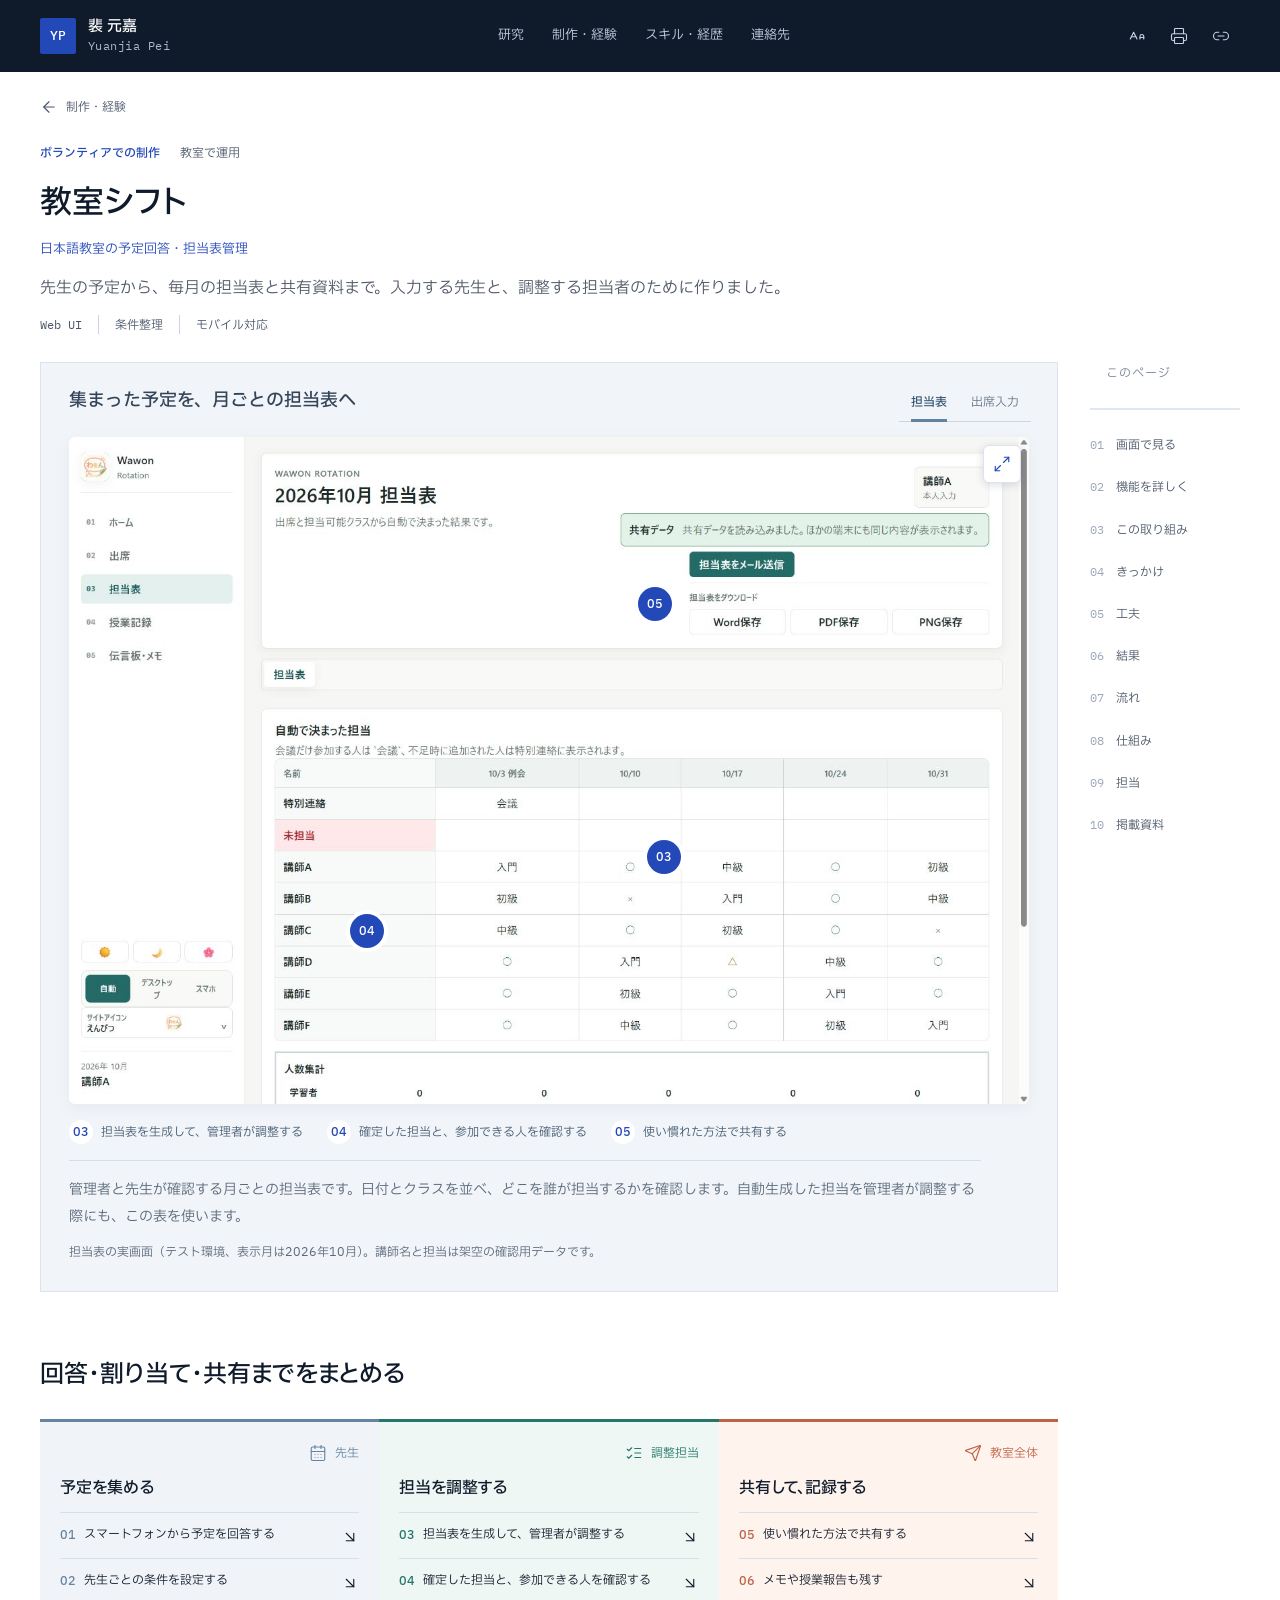
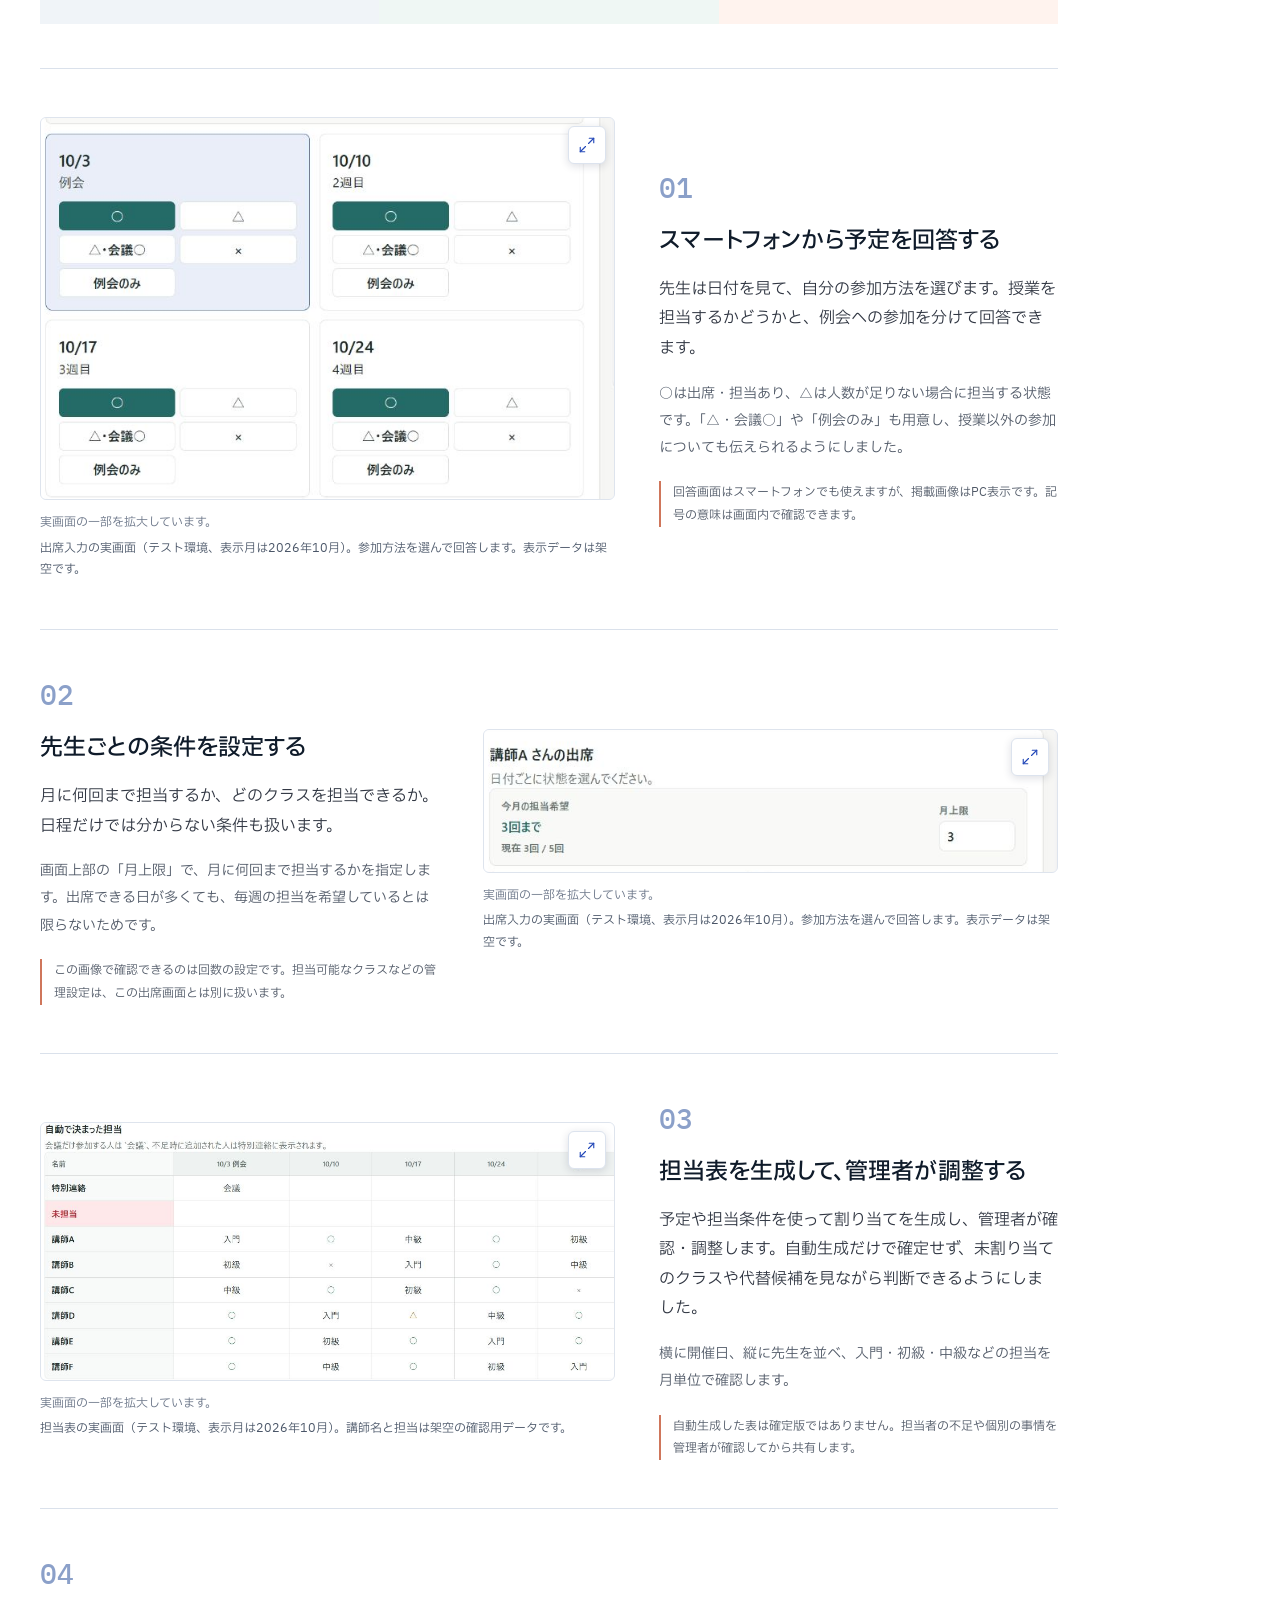
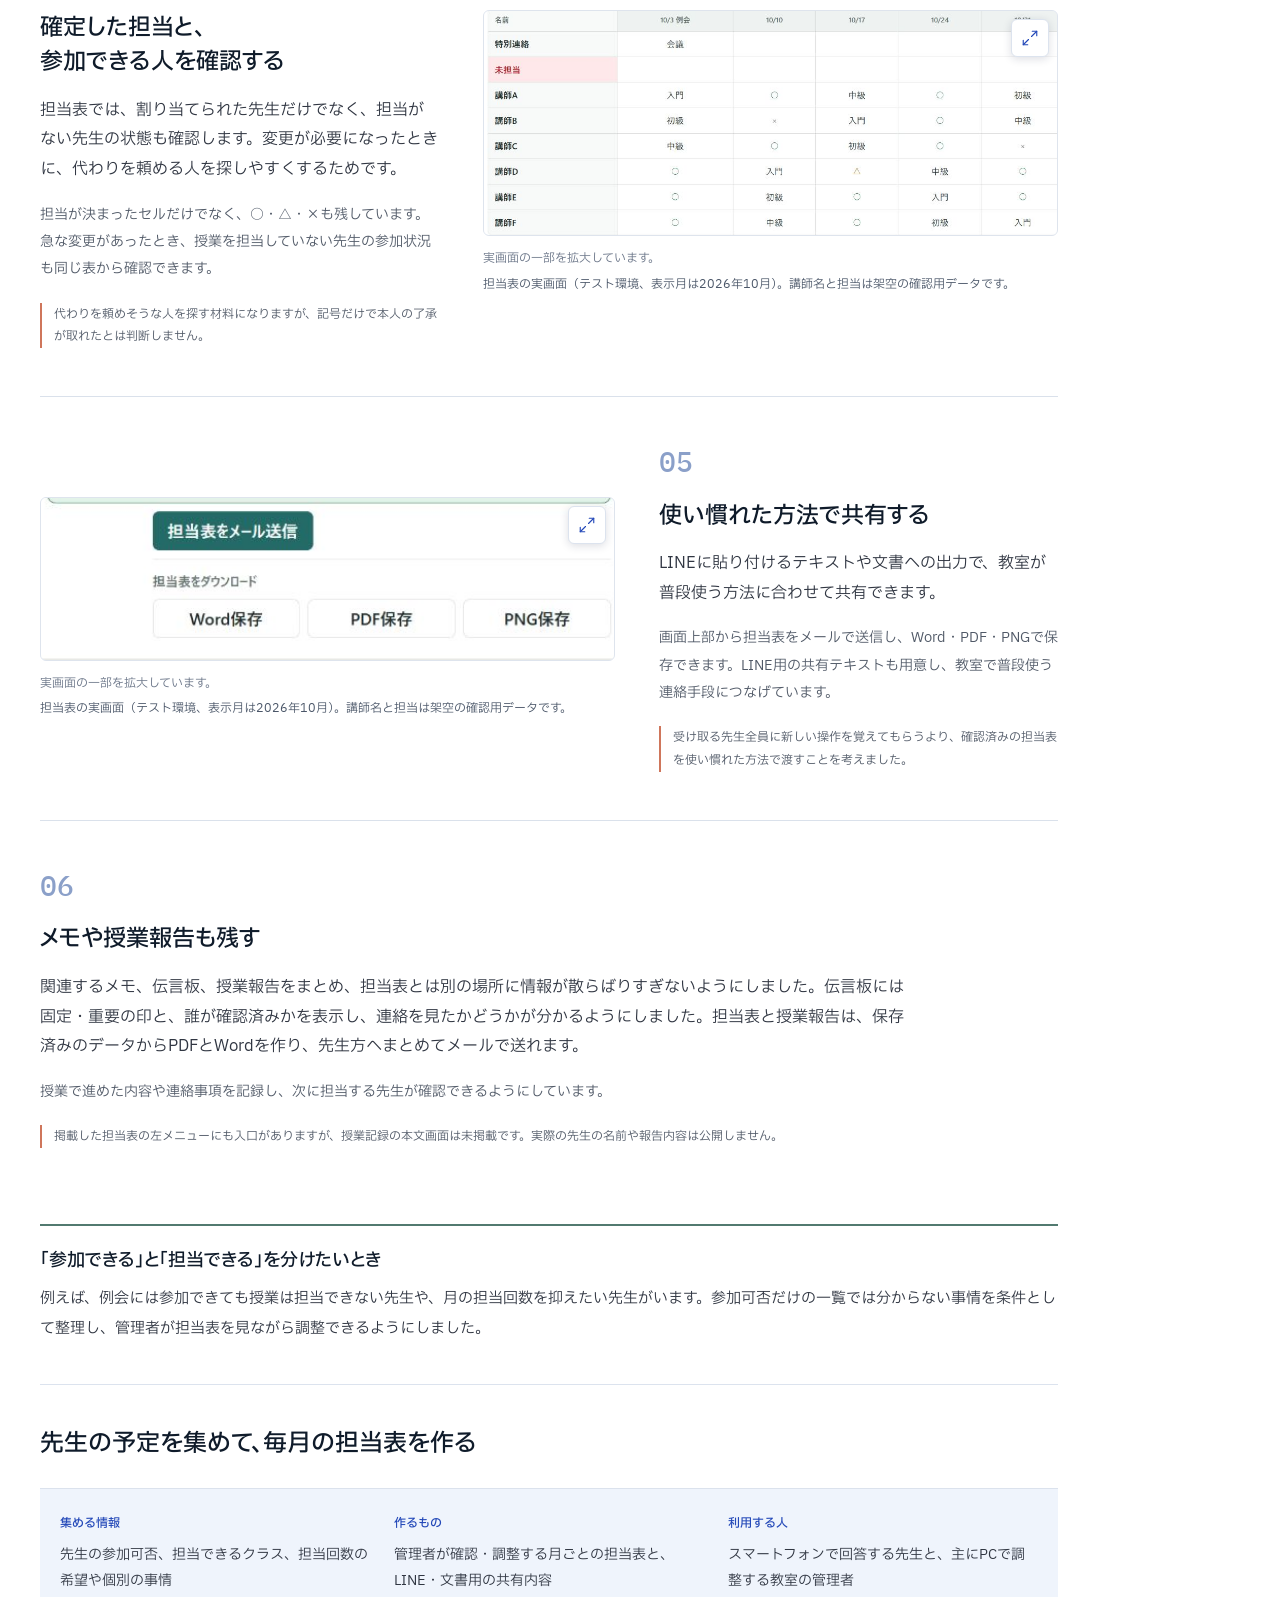
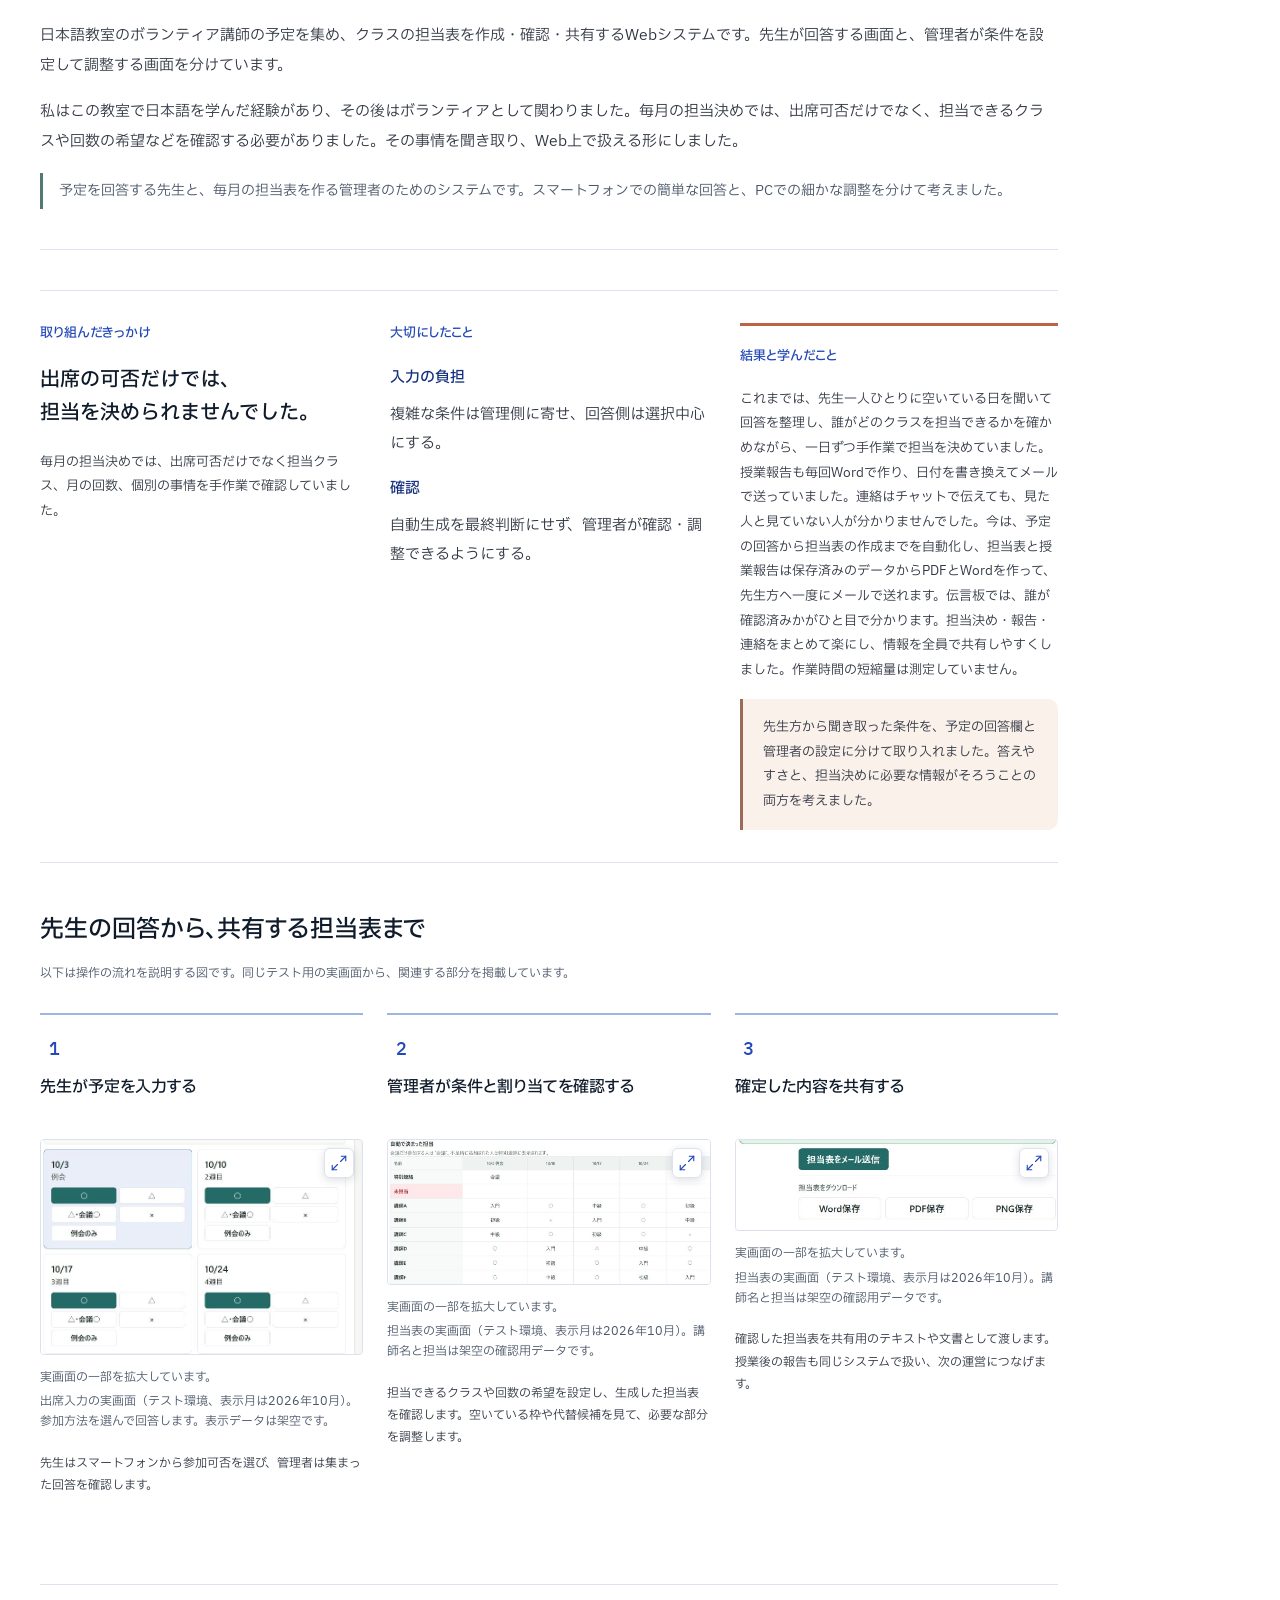
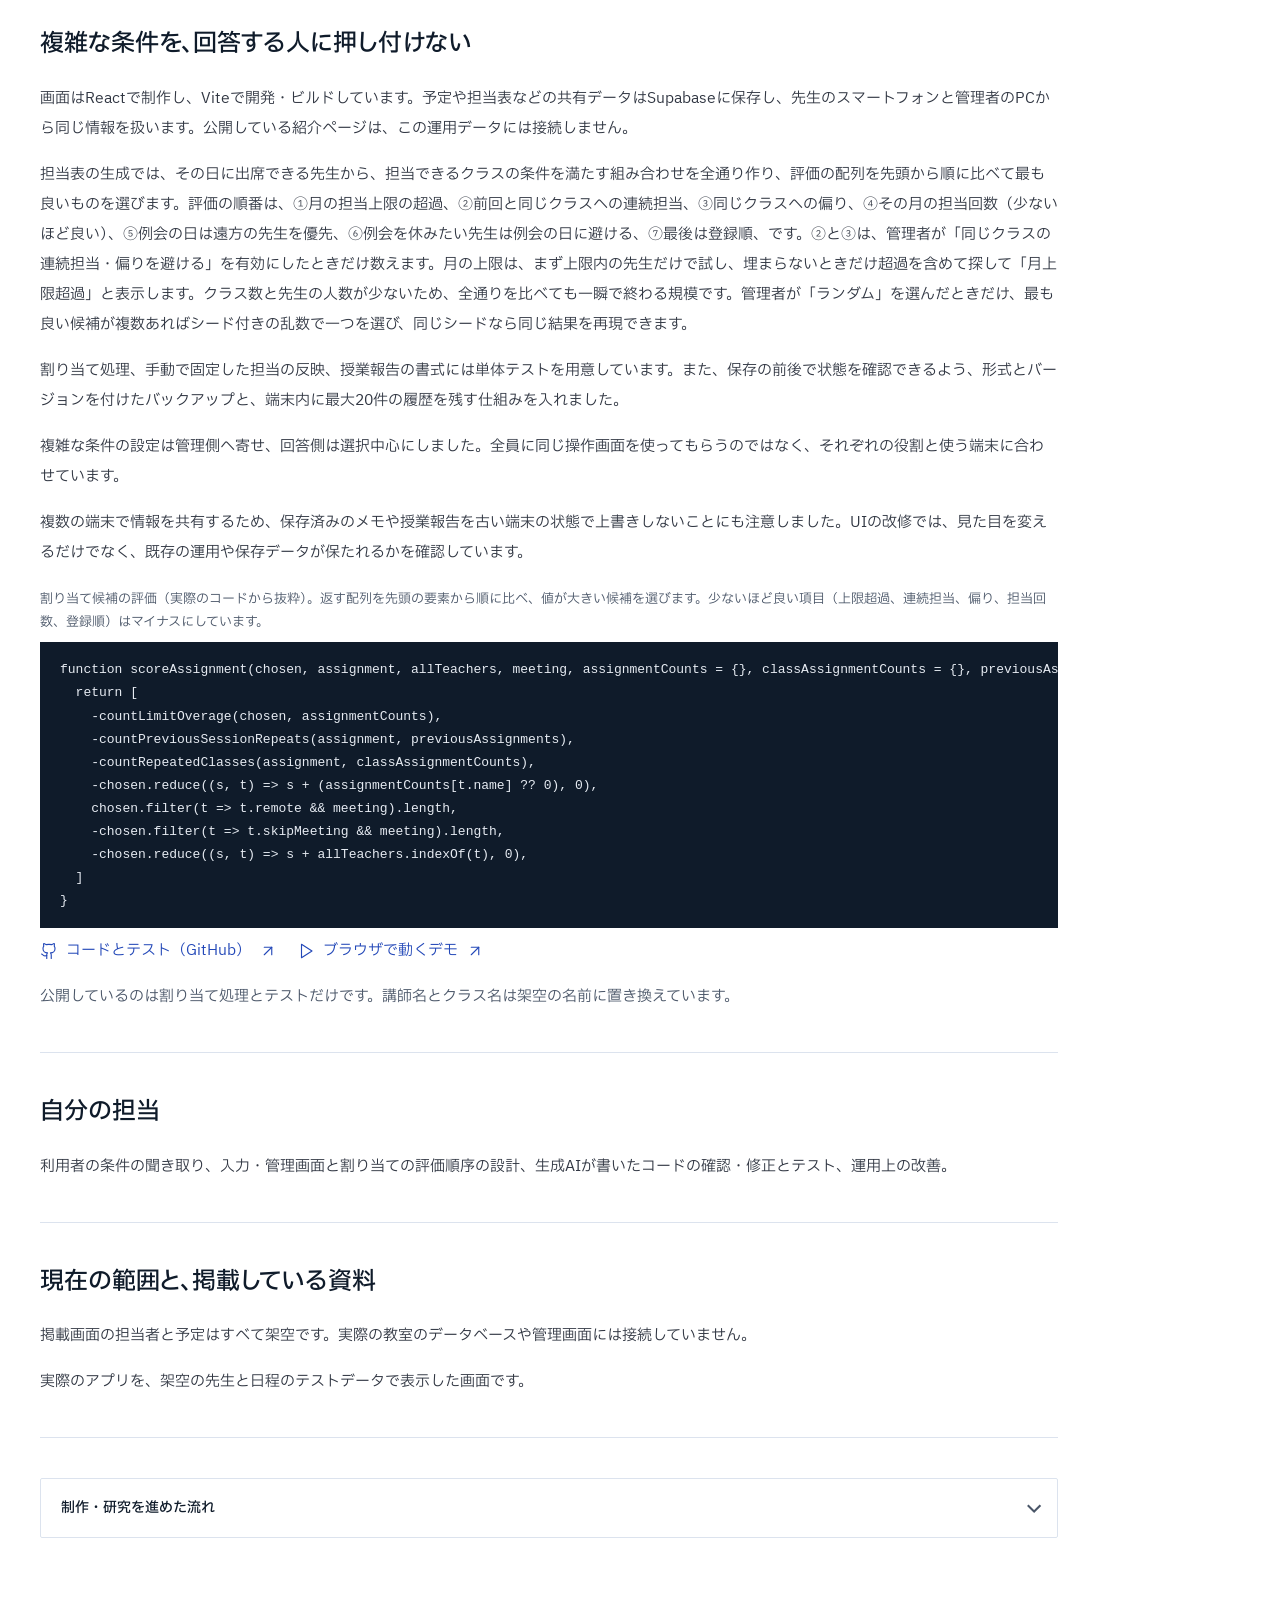
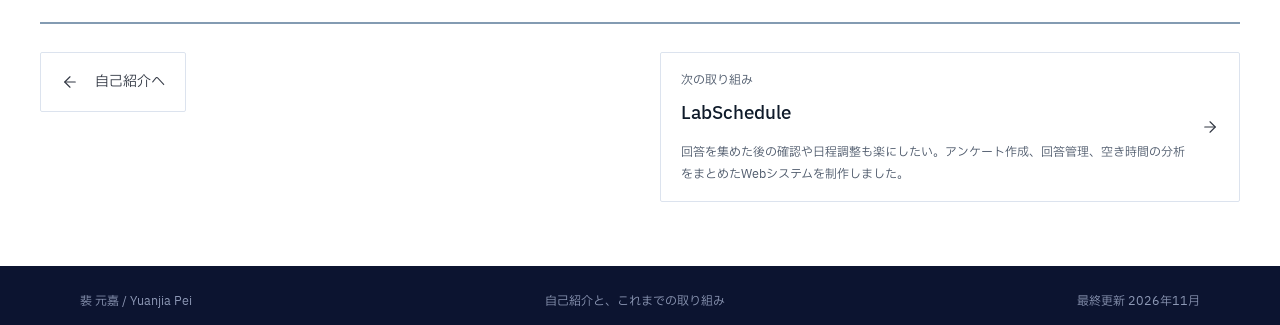
<file: projects/wawon.html>
<!DOCTYPE html><html lang="ja"><head><meta charset="utf-8"><meta name="viewport" content="width=device-width,initial-scale=1"><meta name="description" content="先生方の予定を集め、条件に合わせて担当表を作るまでの手間を減らしたい。入力・調整・共有をつなぐWebシステムを制作しました。"><meta name="theme-color" content="#496681"><title>教室シフト | 裴 元嘉</title>
<meta property="og:type" content="article"><meta property="og:title" content="教室シフト | 裴 元嘉"><meta property="og:description" content="先生方の予定を集め、条件に合わせて担当表を作るまでの手間を減らしたい。入力・調整・共有をつなぐWebシステムを制作しました。"><meta property="og:url" content="https://2448309821.github.io/intro-page/projects/wawon.html"><meta property="og:image" content="https://2448309821.github.io/intro-page/assets/profile-photo.jpeg"><meta property="og:locale" content="ja_JP"><meta name="twitter:card" content="summary">
<script>try{var f=localStorage.getItem("font-size");if(f==="l"||f==="xl")document.documentElement.dataset.font=f}catch(e){}</script><link rel="icon" href="data:image/svg+xml,%3Csvg xmlns='http://www.w3.org/2000/svg' viewBox='0 0 64 64'%3E%3Crect width='64' height='64' rx='8' fill='%23496681'/%3E%3Ctext x='32' y='41' text-anchor='middle' font-family='Arial' font-size='24' font-weight='700' fill='white'%3EYP%3C/text%3E%3C/svg%3E"><link rel="preconnect" href="https://fonts.googleapis.com"><link rel="preconnect" href="https://fonts.gstatic.com" crossorigin=""><link rel="stylesheet" href="https://fonts.googleapis.com/css2?family=IBM+Plex+Sans+JP:wght@400;500&amp;family=IBM+Plex+Mono:wght@400;500&amp;display=swap"><link rel="stylesheet" href="../style.01e42b67ec86.css"></head>
<body class="page-project"><a class="skip" href="#main">本文へ</a>
<header class="site-header"><a class="wordmark" href="../index.html"><span class="mark" aria-hidden="true">YP</span><span>裴 元嘉<small>Yuanjia Pei</small></span></a><nav aria-label="メインナビゲーション"><a href="../index.html#research">研究</a><a href="../index.html#development">制作・経験</a><a href="../index.html#profile">スキル・経歴</a><a href="../index.html#contact">連絡先</a></nav><div class="header-tools"><button class="icon-button" data-font-size="" title="文字サイズ：標準" aria-label="文字サイズを変更（現在：標準）"><svg xmlns="http://www.w3.org/2000/svg" width="24" height="24" viewBox="0 0 24 24" fill="none" stroke="currentColor" stroke-width="2" stroke-linecap="round" stroke-linejoin="round" class="lucide lucide-a-large-small" aria-hidden="true" focusable="false"><path d="M21 14h-5"></path><path d="M16 16v-3.5a2.5 2.5 0 0 1 5 0V16"></path><path d="M4.5 13h6"></path><path d="m3 16 4.5-9 4.5 9"></path></svg></button><button class="icon-button" data-print="" title="PDF / 印刷" aria-label="PDF / 印刷"><svg xmlns="http://www.w3.org/2000/svg" width="24" height="24" viewBox="0 0 24 24" fill="none" stroke="currentColor" stroke-width="2" stroke-linecap="round" stroke-linejoin="round" class="lucide lucide-printer" aria-hidden="true" focusable="false"><path d="M6 18H4a2 2 0 0 1-2-2v-5a2 2 0 0 1 2-2h16a2 2 0 0 1 2 2v5a2 2 0 0 1-2 2h-2"></path><path d="M6 9V3a1 1 0 0 1 1-1h10a1 1 0 0 1 1 1v6"></path><rect x="6" y="14" width="12" height="8" rx="1"></rect></svg></button><button class="icon-button" data-share="" title="このページのリンクをコピー" aria-label="このページのリンクをコピー"><svg xmlns="http://www.w3.org/2000/svg" width="24" height="24" viewBox="0 0 24 24" fill="none" stroke="currentColor" stroke-width="2" stroke-linecap="round" stroke-linejoin="round" class="lucide lucide-link-2" aria-hidden="true" focusable="false"><path d="M9 17H7A5 5 0 0 1 7 7h2"></path><path d="M15 7h2a5 5 0 1 1 0 10h-2"></path><line x1="8" x2="16" y1="12" y2="12"></line></svg></button><button class="icon-button mobile-menu" data-menu="" title="メニュー" aria-label="メニュー" aria-expanded="false"><span data-icon-closed=""><svg xmlns="http://www.w3.org/2000/svg" width="24" height="24" viewBox="0 0 24 24" fill="none" stroke="currentColor" stroke-width="2" stroke-linecap="round" stroke-linejoin="round" class="lucide lucide-menu" aria-hidden="true" focusable="false"><line x1="4" x2="20" y1="12" y2="12"></line><line x1="4" x2="20" y1="6" y2="6"></line><line x1="4" x2="20" y1="18" y2="18"></line></svg></span><span data-icon-open="" hidden=""><svg xmlns="http://www.w3.org/2000/svg" width="24" height="24" viewBox="0 0 24 24" fill="none" stroke="currentColor" stroke-width="2" stroke-linecap="round" stroke-linejoin="round" class="lucide lucide-x" aria-hidden="true" focusable="false"><path d="M18 6 6 18"></path><path d="m6 6 12 12"></path></svg></span></button></div></header>

<main id="main"><div class="container project-page story-page story-v2 group-practice"><a class="back-link" href="../index.html#development"><svg xmlns="http://www.w3.org/2000/svg" width="24" height="24" viewBox="0 0 24 24" fill="none" stroke="currentColor" stroke-width="2" stroke-linecap="round" stroke-linejoin="round" class="lucide lucide-arrow-left" aria-hidden="true" focusable="false"><path d="m12 19-7-7 7-7"></path><path d="M19 12H5"></path></svg>制作・経験</a><header class="project-heading"><div class="project-heading-meta"><span>ボランティアでの制作</span><span class="state-label">教室で運用</span></div><h1>教室シフト</h1><p class="project-name-subtitle">日本語教室の予定回答・担当表管理</p><p>先生の予定から、毎月の担当表と共有資料まで。入力する先生と、調整する担当者のために作りました。</p><div class="tag-list"><span>Web UI</span><span>条件整理</span><span>モバイル対応</span></div></header>
<div class="case-layout"><nav id="project-index" class="case-index" aria-label="このプロジェクトの目次"><p>このページ</p><button class="compact-index-button" data-index-toggle="" aria-controls="project-index" aria-expanded="false" aria-label="目次を開く"><svg xmlns="http://www.w3.org/2000/svg" width="24" height="24" viewBox="0 0 24 24" fill="none" stroke="currentColor" stroke-width="2" stroke-linecap="round" stroke-linejoin="round" class="lucide lucide-list" aria-hidden="true" focusable="false"><path d="M3 12h.01"></path><path d="M3 18h.01"></path><path d="M3 6h.01"></path><path d="M8 12h13"></path><path d="M8 18h13"></path><path d="M8 6h13"></path></svg><span>目次</span></button><div class="reading-progress" role="progressbar" aria-label="閲覧位置" aria-valuemin="0" aria-valuemax="100" aria-valuenow="0"><span data-read-progress=""></span></div><a href="#screens" data-quick-link="screens"><span class="index-number">01</span>画面で見る</a><a href="#capabilities" data-quick-link="capabilities"><span class="index-number">02</span>機能を詳しく</a><a href="#overview" data-quick-link="overview"><span class="index-number">03</span>この取り組み</a><a href="#background" data-quick-link="background"><span class="index-number">04</span>きっかけ</a><a href="#decisions" data-quick-link="decisions"><span class="index-number">05</span>工夫</a><a href="#outcome" data-quick-link="outcome"><span class="index-number">06</span>結果</a><a href="#usage" data-quick-link="usage"><span class="index-number">07</span>流れ</a><a href="#implementation" data-quick-link="implementation"><span class="index-number">08</span>仕組み</a><a href="#ownership" data-quick-link="ownership"><span class="index-number">09</span>担当</a><a href="#scope" data-quick-link="scope"><span class="index-number">10</span>掲載資料</a><button class="quick-top" data-top="" title="ページ上部へ戻る" aria-label="ページ上部へ戻る"><svg xmlns="http://www.w3.org/2000/svg" width="24" height="24" viewBox="0 0 24 24" fill="none" stroke="currentColor" stroke-width="2" stroke-linecap="round" stroke-linejoin="round" class="lucide lucide-arrow-up" aria-hidden="true" focusable="false"><path d="m5 12 7-7 7 7"></path><path d="M12 19V5"></path></svg></button></nav><div class="case-content">
<section id="screens" class="project-screens" data-story-gallery=""><div class="screen-section-heading"><h2>画面で見る</h2><div class="gallery-tabs" role="tablist" aria-label="掲載画面"><button id="screen-tab-0" role="tab" aria-selected="true" aria-controls="screen-wawon-0" tabindex="0">担当表</button><button id="screen-tab-1" role="tab" aria-selected="false" aria-controls="screen-wawon-1" tabindex="-1">出席入力</button></div></div><div id="screen-wawon-0" role="tabpanel" aria-labelledby="screen-tab-0"><figure class="project-showcase"><div class="story-screen-title">集まった予定を、月ごとの担当表へ</div><div class="screenshot-frame story-frame   "><img class="project-screenshot" src="../assets/screenshots/wawon.png" alt="教室シフトの実際の担当表画面。架空の講師AからFの担当を月ごとに確認。" width="1425" height="990" loading="eager"><a class="screen-marker" href="#feature-wawon-3" style="left:62%;top:63%" title="担当表を生成して、管理者が調整する" aria-label="3. 担当表を生成して、管理者が調整する">03</a><a class="screen-marker" href="#feature-wawon-4" style="left:31%;top:74%" title="確定した担当と、参加できる人を確認する" aria-label="4. 確定した担当と、参加できる人を確認する">04</a><a class="screen-marker" href="#feature-wawon-5" style="left:61%;top:25%" title="使い慣れた方法で共有する" aria-label="5. 使い慣れた方法で共有する">05</a><button class="icon-button expand-button " data-expand="" title="画面を拡大" aria-label="画面を拡大"><svg xmlns="http://www.w3.org/2000/svg" width="24" height="24" viewBox="0 0 24 24" fill="none" stroke="currentColor" stroke-width="2" stroke-linecap="round" stroke-linejoin="round" class="lucide lucide-maximize-2" aria-hidden="true" focusable="false"><polyline points="15 3 21 3 21 9"></polyline><polyline points="9 21 3 21 3 15"></polyline><line x1="21" x2="14" y1="3" y2="10"></line><line x1="3" x2="10" y1="21" y2="14"></line></svg></button></div><nav class="screen-key" aria-label="集まった予定を、月ごとの担当表へに関連する機能"><a href="#feature-wawon-3"><span>03</span>担当表を生成して、管理者が調整する</a><a href="#feature-wawon-4"><span>04</span>確定した担当と、参加できる人を確認する</a><a href="#feature-wawon-5"><span>05</span>使い慣れた方法で共有する</a></nav><figcaption><span class="screenshot-explanation">管理者と先生が確認する月ごとの担当表です。日付とクラスを並べ、どこを誰が担当するかを確認します。自動生成した担当を管理者が調整する際にも、この表を使います。</span>担当表の実画面（テスト環境、表示月は2026年10月）。講師名と担当は架空の確認用データです。</figcaption></figure></div><div id="screen-wawon-1" role="tabpanel" aria-labelledby="screen-tab-1" hidden=""><figure class="project-showcase"><div class="story-screen-title">先生は、日付を見て参加方法を選ぶ</div><div class="screenshot-frame story-frame   "><img class="project-screenshot" src="../assets/screenshots/wawon-attendance.png" alt="教室シフトの実際の出席入力画面。日付ごとに○・△・×を選択。" width="1425" height="990" loading="eager"><a class="screen-marker" href="#feature-wawon-1" style="left:36%;top:56%" title="スマートフォンから予定を回答する" aria-label="1. スマートフォンから予定を回答する">01</a><a class="screen-marker" href="#feature-wawon-2" style="left:60%;top:41%" title="先生ごとの条件を設定する" aria-label="2. 先生ごとの条件を設定する">02</a><button class="icon-button expand-button " data-expand="" title="画面を拡大" aria-label="画面を拡大"><svg xmlns="http://www.w3.org/2000/svg" width="24" height="24" viewBox="0 0 24 24" fill="none" stroke="currentColor" stroke-width="2" stroke-linecap="round" stroke-linejoin="round" class="lucide lucide-maximize-2" aria-hidden="true" focusable="false"><polyline points="15 3 21 3 21 9"></polyline><polyline points="9 21 3 21 3 15"></polyline><line x1="21" x2="14" y1="3" y2="10"></line><line x1="3" x2="10" y1="21" y2="14"></line></svg></button></div><nav class="screen-key" aria-label="先生は、日付を見て参加方法を選ぶに関連する機能"><a href="#feature-wawon-1"><span>01</span>スマートフォンから予定を回答する</a><a href="#feature-wawon-2"><span>02</span>先生ごとの条件を設定する</a></nav><figcaption><span class="screenshot-explanation">先生が参加可否を回答する画面です。選択中心の入力にして、細かな割り当て条件は管理者側で扱います。担当表を見る画面とは役割を分けています。</span>出席入力の実画面（テスト環境、表示月は2026年10月）。参加方法を選んで回答します。表示データは架空です。</figcaption></figure></div></section>

<section id="capabilities"><h2>回答・割り当て・共有までをまとめる</h2><nav class="feature-map grouped-feature-map" aria-label="機能一覧"><div class="feature-group phase-1"><div class="phase-heading"><svg xmlns="http://www.w3.org/2000/svg" width="24" height="24" viewBox="0 0 24 24" fill="none" stroke="currentColor" stroke-width="2" stroke-linecap="round" stroke-linejoin="round" class="lucide lucide-calendar-days" aria-hidden="true" focusable="false"><path d="M8 2v4"></path><path d="M16 2v4"></path><rect width="18" height="18" x="3" y="4" rx="2"></rect><path d="M3 10h18"></path><path d="M8 14h.01"></path><path d="M12 14h.01"></path><path d="M16 14h.01"></path><path d="M8 18h.01"></path><path d="M12 18h.01"></path><path d="M16 18h.01"></path></svg><span>先生</span></div><h3>予定を集める</h3><a href="#feature-wawon-1"><span>01</span>スマートフォンから予定を回答する<svg xmlns="http://www.w3.org/2000/svg" width="24" height="24" viewBox="0 0 24 24" fill="none" stroke="currentColor" stroke-width="2" stroke-linecap="round" stroke-linejoin="round" class="lucide lucide-arrow-down-right" aria-hidden="true" focusable="false"><path d="m7 7 10 10"></path><path d="M17 7v10H7"></path></svg></a><a href="#feature-wawon-2"><span>02</span>先生ごとの条件を設定する<svg xmlns="http://www.w3.org/2000/svg" width="24" height="24" viewBox="0 0 24 24" fill="none" stroke="currentColor" stroke-width="2" stroke-linecap="round" stroke-linejoin="round" class="lucide lucide-arrow-down-right" aria-hidden="true" focusable="false"><path d="m7 7 10 10"></path><path d="M17 7v10H7"></path></svg></a></div><div class="feature-group phase-2"><div class="phase-heading"><svg xmlns="http://www.w3.org/2000/svg" width="24" height="24" viewBox="0 0 24 24" fill="none" stroke="currentColor" stroke-width="2" stroke-linecap="round" stroke-linejoin="round" class="lucide lucide-list-checks" aria-hidden="true" focusable="false"><path d="m3 17 2 2 4-4"></path><path d="m3 7 2 2 4-4"></path><path d="M13 6h8"></path><path d="M13 12h8"></path><path d="M13 18h8"></path></svg><span>調整担当</span></div><h3>担当を調整する</h3><a href="#feature-wawon-3"><span>03</span>担当表を生成して、管理者が調整する<svg xmlns="http://www.w3.org/2000/svg" width="24" height="24" viewBox="0 0 24 24" fill="none" stroke="currentColor" stroke-width="2" stroke-linecap="round" stroke-linejoin="round" class="lucide lucide-arrow-down-right" aria-hidden="true" focusable="false"><path d="m7 7 10 10"></path><path d="M17 7v10H7"></path></svg></a><a href="#feature-wawon-4"><span>04</span>確定した担当と、参加できる人を確認する<svg xmlns="http://www.w3.org/2000/svg" width="24" height="24" viewBox="0 0 24 24" fill="none" stroke="currentColor" stroke-width="2" stroke-linecap="round" stroke-linejoin="round" class="lucide lucide-arrow-down-right" aria-hidden="true" focusable="false"><path d="m7 7 10 10"></path><path d="M17 7v10H7"></path></svg></a></div><div class="feature-group phase-3"><div class="phase-heading"><svg xmlns="http://www.w3.org/2000/svg" width="24" height="24" viewBox="0 0 24 24" fill="none" stroke="currentColor" stroke-width="2" stroke-linecap="round" stroke-linejoin="round" class="lucide lucide-send" aria-hidden="true" focusable="false"><path d="M14.536 21.686a.5.5 0 0 0 .937-.024l6.5-19a.496.496 0 0 0-.635-.635l-19 6.5a.5.5 0 0 0-.024.937l7.93 3.18a2 2 0 0 1 1.112 1.11z"></path><path d="m21.854 2.147-10.94 10.939"></path></svg><span>教室全体</span></div><h3>共有して、記録する</h3><a href="#feature-wawon-5"><span>05</span>使い慣れた方法で共有する<svg xmlns="http://www.w3.org/2000/svg" width="24" height="24" viewBox="0 0 24 24" fill="none" stroke="currentColor" stroke-width="2" stroke-linecap="round" stroke-linejoin="round" class="lucide lucide-arrow-down-right" aria-hidden="true" focusable="false"><path d="m7 7 10 10"></path><path d="M17 7v10H7"></path></svg></a><a href="#feature-wawon-6"><span>06</span>メモや授業報告も残す<svg xmlns="http://www.w3.org/2000/svg" width="24" height="24" viewBox="0 0 24 24" fill="none" stroke="currentColor" stroke-width="2" stroke-linecap="round" stroke-linejoin="round" class="lucide lucide-arrow-down-right" aria-hidden="true" focusable="false"><path d="m7 7 10 10"></path><path d="M17 7v10H7"></path></svg></a></div></nav><article id="feature-wawon-1" tabindex="-1" class="feature-chapter " data-feature-chapter=""><div class="feature-copy"><span class="feature-number">01</span><h3>スマートフォンから予定を回答する</h3><p>先生は日付を見て、自分の参加方法を選びます。授業を担当するかどうかと、例会への参加を分けて回答できます。</p><p>○は出席・担当あり、△は人数が足りない場合に担当する状態です。「△・会議○」や「例会のみ」も用意し、授業以外の参加についても伝えられるようにしました。</p><p class="feature-care">回答画面はスマートフォンでも使えますが、掲載画像はPC表示です。記号の意味は画面内で確認できます。</p></div><figure class="project-showcase"><div class="story-screen-title">スマートフォンから予定を回答する</div><div class="screenshot-frame story-frame compact-screen screen-detail " style="aspect-ratio:71250 / 47520;max-width:min(100%,779.6717171717172px);margin-inline:auto"><img class="project-screenshot" src="../assets/screenshots/wawon-attendance.png" alt="教室シフトの実際の出席入力画面。日付ごとに○・△・×を選択。" width="1425" height="990" style="width:200%;max-width:none;left:-42%;top:-91.66666666666667%" loading="lazy"><button class="icon-button expand-button " data-expand="" title="画面を拡大" aria-label="画面を拡大"><svg xmlns="http://www.w3.org/2000/svg" width="24" height="24" viewBox="0 0 24 24" fill="none" stroke="currentColor" stroke-width="2" stroke-linecap="round" stroke-linejoin="round" class="lucide lucide-maximize-2" aria-hidden="true" focusable="false"><polyline points="15 3 21 3 21 9"></polyline><polyline points="9 21 3 21 3 15"></polyline><line x1="21" x2="14" y1="3" y2="10"></line><line x1="3" x2="10" y1="21" y2="14"></line></svg></button></div><figcaption><span class="screenshot-explanation">先生が参加可否を回答する画面です。選択中心の入力にして、細かな割り当て条件は管理者側で扱います。担当表を見る画面とは役割を分けています。</span><span class="crop-note">実画面の一部を拡大しています。</span>出席入力の実画面（テスト環境、表示月は2026年10月）。参加方法を選んで回答します。表示データは架空です。</figcaption></figure></article><article id="feature-wawon-2" tabindex="-1" class="feature-chapter " data-feature-chapter=""><div class="feature-copy"><span class="feature-number">02</span><h3>先生ごとの条件を設定する</h3><p>月に何回まで担当するか、どのクラスを担当できるか。日程だけでは分からない条件も扱います。</p><p>画面上部の「月上限」で、月に何回まで担当するかを指定します。出席できる日が多くても、毎週の担当を希望しているとは限らないためです。</p><p class="feature-care">この画像で確認できるのは回数の設定です。担当可能なクラスなどの管理設定は、この出席画面とは別に扱います。</p></div><figure class="project-showcase"><div class="story-screen-title">先生ごとの条件を設定する</div><div class="screenshot-frame story-frame compact-screen screen-detail " style="aspect-ratio:71250 / 17820;max-width:min(100%,1068.75px);margin-inline:auto"><img class="project-screenshot" src="../assets/screenshots/wawon-attendance.png" alt="教室シフトの実際の出席入力画面。日付ごとに○・△・×を選択。" width="1425" height="990" style="width:200%;max-width:none;left:-42%;top:-155.55555555555554%" loading="lazy"><button class="icon-button expand-button " data-expand="" title="画面を拡大" aria-label="画面を拡大"><svg xmlns="http://www.w3.org/2000/svg" width="24" height="24" viewBox="0 0 24 24" fill="none" stroke="currentColor" stroke-width="2" stroke-linecap="round" stroke-linejoin="round" class="lucide lucide-maximize-2" aria-hidden="true" focusable="false"><polyline points="15 3 21 3 21 9"></polyline><polyline points="9 21 3 21 3 15"></polyline><line x1="21" x2="14" y1="3" y2="10"></line><line x1="3" x2="10" y1="21" y2="14"></line></svg></button></div><figcaption><span class="screenshot-explanation">先生が参加可否を回答する画面です。選択中心の入力にして、細かな割り当て条件は管理者側で扱います。担当表を見る画面とは役割を分けています。</span><span class="crop-note">実画面の一部を拡大しています。</span>出席入力の実画面（テスト環境、表示月は2026年10月）。参加方法を選んで回答します。表示データは架空です。</figcaption></figure></article><article id="feature-wawon-3" tabindex="-1" class="feature-chapter " data-feature-chapter=""><div class="feature-copy"><span class="feature-number">03</span><h3>担当表を生成して、管理者が調整する</h3><p>予定や担当条件を使って割り当てを生成し、管理者が確認・調整します。自動生成だけで確定せず、未割り当てのクラスや代替候補を見ながら判断できるようにしました。</p><p>横に開催日、縦に先生を並べ、入門・初級・中級などの担当を月単位で確認します。</p><p class="feature-care">自動生成した表は確定版ではありません。担当者の不足や個別の事情を管理者が確認してから共有します。</p></div><figure class="project-showcase"><div class="story-screen-title">担当表を生成して、管理者が調整する</div><div class="screenshot-frame story-frame compact-screen screen-detail " style="aspect-ratio:105450 / 47520;max-width:min(100%,1153.9141414141413px);margin-inline:auto"><img class="project-screenshot" src="../assets/screenshots/wawon.png" alt="教室シフトの実際の担当表画面。架空の講師AからFの担当を月ごとに確認。" width="1425" height="990" style="width:135.13513513513513%;max-width:none;left:-28.37837837837838%;top:-89.58333333333333%" loading="lazy"><button class="icon-button expand-button " data-expand="" title="画面を拡大" aria-label="画面を拡大"><svg xmlns="http://www.w3.org/2000/svg" width="24" height="24" viewBox="0 0 24 24" fill="none" stroke="currentColor" stroke-width="2" stroke-linecap="round" stroke-linejoin="round" class="lucide lucide-maximize-2" aria-hidden="true" focusable="false"><polyline points="15 3 21 3 21 9"></polyline><polyline points="9 21 3 21 3 15"></polyline><line x1="21" x2="14" y1="3" y2="10"></line><line x1="3" x2="10" y1="21" y2="14"></line></svg></button></div><figcaption><span class="screenshot-explanation">管理者と先生が確認する月ごとの担当表です。日付とクラスを並べ、どこを誰が担当するかを確認します。自動生成した担当を管理者が調整する際にも、この表を使います。</span><span class="crop-note">実画面の一部を拡大しています。</span>担当表の実画面（テスト環境、表示月は2026年10月）。講師名と担当は架空の確認用データです。</figcaption></figure></article><article id="feature-wawon-4" tabindex="-1" class="feature-chapter " data-feature-chapter=""><div class="feature-copy"><span class="feature-number">04</span><h3>確定した担当と、参加できる人を確認する</h3><p>担当表では、割り当てられた先生だけでなく、担当がない先生の状態も確認します。変更が必要になったときに、代わりを頼める人を探しやすくするためです。</p><p>担当が決まったセルだけでなく、○・△・×も残しています。急な変更があったとき、授業を担当していない先生の参加状況も同じ表から確認できます。</p><p class="feature-care">代わりを頼めそうな人を探す材料になりますが、記号だけで本人の了承が取れたとは判断しません。</p></div><figure class="project-showcase"><div class="story-screen-title">確定した担当と、参加できる人を確認する</div><div class="screenshot-frame story-frame compact-screen screen-detail " style="aspect-ratio:105450 / 41580;max-width:min(100%,1318.7590187590188px);margin-inline:auto"><img class="project-screenshot" src="../assets/screenshots/wawon.png" alt="教室シフトの実際の担当表画面。架空の講師AからFの担当を月ごとに確認。" width="1425" height="990" style="width:135.13513513513513%;max-width:none;left:-28.37837837837838%;top:-116.66666666666667%" loading="lazy"><button class="icon-button expand-button " data-expand="" title="画面を拡大" aria-label="画面を拡大"><svg xmlns="http://www.w3.org/2000/svg" width="24" height="24" viewBox="0 0 24 24" fill="none" stroke="currentColor" stroke-width="2" stroke-linecap="round" stroke-linejoin="round" class="lucide lucide-maximize-2" aria-hidden="true" focusable="false"><polyline points="15 3 21 3 21 9"></polyline><polyline points="9 21 3 21 3 15"></polyline><line x1="21" x2="14" y1="3" y2="10"></line><line x1="3" x2="10" y1="21" y2="14"></line></svg></button></div><figcaption><span class="screenshot-explanation">管理者と先生が確認する月ごとの担当表です。日付とクラスを並べ、どこを誰が担当するかを確認します。自動生成した担当を管理者が調整する際にも、この表を使います。</span><span class="crop-note">実画面の一部を拡大しています。</span>担当表の実画面（テスト環境、表示月は2026年10月）。講師名と担当は架空の確認用データです。</figcaption></figure></article><article id="feature-wawon-5" tabindex="-1" class="feature-chapter " data-feature-chapter=""><div class="feature-copy"><span class="feature-number">05</span><h3>使い慣れた方法で共有する</h3><p>LINEに貼り付けるテキストや文書への出力で、教室が普段使う方法に合わせて共有できます。</p><p>画面上部から担当表をメールで送信し、Word・PDF・PNGで保存できます。LINE用の共有テキストも用意し、教室で普段使う連絡手段につなげています。</p><p class="feature-care">受け取る先生全員に新しい操作を覚えてもらうより、確認済みの担当表を使い慣れた方法で渡すことを考えました。</p></div><figure class="project-showcase"><div class="story-screen-title">使い慣れた方法で共有する</div><div class="screenshot-frame story-frame compact-screen screen-detail " style="aspect-ratio:55575 / 15840;max-width:min(100%,833.625px);margin-inline:auto"><img class="project-screenshot" src="../assets/screenshots/wawon.png" alt="教室シフトの実際の担当表画面。架空の講師AからFの担当を月ごとに確認。" width="1425" height="990" style="width:256.4102564102564%;max-width:none;left:-146.15384615384616%;top:-100%" loading="lazy"><button class="icon-button expand-button " data-expand="" title="画面を拡大" aria-label="画面を拡大"><svg xmlns="http://www.w3.org/2000/svg" width="24" height="24" viewBox="0 0 24 24" fill="none" stroke="currentColor" stroke-width="2" stroke-linecap="round" stroke-linejoin="round" class="lucide lucide-maximize-2" aria-hidden="true" focusable="false"><polyline points="15 3 21 3 21 9"></polyline><polyline points="9 21 3 21 3 15"></polyline><line x1="21" x2="14" y1="3" y2="10"></line><line x1="3" x2="10" y1="21" y2="14"></line></svg></button></div><figcaption><span class="screenshot-explanation">管理者と先生が確認する月ごとの担当表です。日付とクラスを並べ、どこを誰が担当するかを確認します。自動生成した担当を管理者が調整する際にも、この表を使います。</span><span class="crop-note">実画面の一部を拡大しています。</span>担当表の実画面（テスト環境、表示月は2026年10月）。講師名と担当は架空の確認用データです。</figcaption></figure></article><article id="feature-wawon-6" tabindex="-1" class="feature-chapter without-screen" data-feature-chapter=""><div class="feature-copy"><span class="feature-number">06</span><h3>メモや授業報告も残す</h3><p>関連するメモ、伝言板、授業報告をまとめ、担当表とは別の場所に情報が散らばりすぎないようにしました。伝言板には固定・重要の印と、誰が確認済みかを表示し、連絡を見たかどうかが分かるようにしました。担当表と授業報告は、保存済みのデータからPDFとWordを作り、先生方へまとめてメールで送れます。</p><p>授業で進めた内容や連絡事項を記録し、次に担当する先生が確認できるようにしています。</p><p class="feature-care">掲載した担当表の左メニューにも入口がありますが、授業記録の本文画面は未掲載です。実際の先生の名前や報告内容は公開しません。</p></div></article><div class="usage-example"><h3>「参加できる」と「担当できる」を分けたいとき</h3><p>例えば、例会には参加できても授業は担当できない先生や、月の担当回数を抑えたい先生がいます。参加可否だけの一覧では分からない事情を条件として整理し、管理者が担当表を見ながら調整できるようにしました。</p></div></section>
<section id="overview"><h2>先生の予定を集めて、毎月の担当表を作る</h2><dl class="project-brief"><div><dt>集める情報</dt><dd>先生の参加可否、担当できるクラス、担当回数の希望や個別の事情</dd></div><div><dt>作るもの</dt><dd>管理者が確認・調整する月ごとの担当表と、LINE・文書用の共有内容</dd></div><div><dt>利用する人</dt><dd>スマートフォンで回答する先生と、主にPCで調整する教室の管理者</dd></div></dl><p>日本語教室のボランティア講師の予定を集め、クラスの担当表を作成・確認・共有するWebシステムです。先生が回答する画面と、管理者が条件を設定して調整する画面を分けています。</p><p>私はこの教室で日本語を学んだ経験があり、その後はボランティアとして関わりました。毎月の担当決めでは、出席可否だけでなく、担当できるクラスや回数の希望などを確認する必要がありました。その事情を聞き取り、Web上で扱える形にしました。</p><p class="project-audience">予定を回答する先生と、毎月の担当表を作る管理者のためのシステムです。スマートフォンでの簡単な回答と、PCでの細かな調整を分けて考えました。</p></section>
<div class="story-case-notes"><section id="background"><h2>取り組んだきっかけ</h2><p class="motivation-lead">出席の可否だけでは、担当を決められませんでした。</p><p>毎月の担当決めでは、出席可否だけでなく担当クラス、月の回数、個別の事情を手作業で確認していました。</p></section><section id="decisions"><h2>大切にしたこと</h2><dl class="decision-list"><div><dt>入力の負担</dt><dd>複雑な条件は管理側に寄せ、回答側は選択中心にする。</dd></div><div><dt>確認</dt><dd>自動生成を最終判断にせず、管理者が確認・調整できるようにする。</dd></div></dl></section><section id="outcome"><h2>結果と学んだこと</h2><p>これまでは、先生一人ひとりに空いている日を聞いて回答を整理し、誰がどのクラスを担当できるかを確かめながら、一日ずつ手作業で担当を決めていました。授業報告も毎回Wordで作り、日付を書き換えてメールで送っていました。連絡はチャットで伝えても、見た人と見ていない人が分かりませんでした。今は、予定の回答から担当表の作成までを自動化し、担当表と授業報告は保存済みのデータからPDFとWordを作って、先生方へ一度にメールで送れます。伝言板では、誰が確認済みかがひと目で分かります。担当決め・報告・連絡をまとめて楽にし、情報を全員で共有しやすくしました。作業時間の短縮量は測定していません。</p><p class="learning">先生方から聞き取った条件を、予定の回答欄と管理者の設定に分けて取り入れました。答えやすさと、担当決めに必要な情報がそろうことの両方を考えました。</p></section></div>
<section id="usage"><h2>先生の回答から、共有する担当表まで</h2><p class="usage-disclosure">以下は操作の流れを説明する図です。同じテスト用の実画面から、関連する部分を掲載しています。</p><ol class="process-list usage-list visual-usage"><li><h3>先生が予定を入力する</h3><figure class="project-showcase"><div class="story-screen-title">先生が予定を入力する</div><div class="screenshot-frame story-frame compact-screen screen-detail " style="aspect-ratio:71250 / 47520;max-width:min(100%,779.6717171717172px);margin-inline:auto"><img class="project-screenshot" src="../assets/screenshots/wawon-attendance.png" alt="教室シフトの実際の出席入力画面。日付ごとに○・△・×を選択。" width="1425" height="990" style="width:200%;max-width:none;left:-42%;top:-91.66666666666667%" loading="lazy"><button class="icon-button expand-button " data-expand="" title="画面を拡大" aria-label="画面を拡大"><svg xmlns="http://www.w3.org/2000/svg" width="24" height="24" viewBox="0 0 24 24" fill="none" stroke="currentColor" stroke-width="2" stroke-linecap="round" stroke-linejoin="round" class="lucide lucide-maximize-2" aria-hidden="true" focusable="false"><polyline points="15 3 21 3 21 9"></polyline><polyline points="9 21 3 21 3 15"></polyline><line x1="21" x2="14" y1="3" y2="10"></line><line x1="3" x2="10" y1="21" y2="14"></line></svg></button></div><figcaption><span class="screenshot-explanation">先生が参加可否を回答する画面です。選択中心の入力にして、細かな割り当て条件は管理者側で扱います。担当表を見る画面とは役割を分けています。</span><span class="crop-note">実画面の一部を拡大しています。</span>出席入力の実画面（テスト環境、表示月は2026年10月）。参加方法を選んで回答します。表示データは架空です。</figcaption></figure><p>先生はスマートフォンから参加可否を選び、管理者は集まった回答を確認します。</p></li><li><h3>管理者が条件と割り当てを確認する</h3><figure class="project-showcase"><div class="story-screen-title">管理者が条件と割り当てを確認する</div><div class="screenshot-frame story-frame compact-screen screen-detail " style="aspect-ratio:105450 / 47520;max-width:min(100%,1153.9141414141413px);margin-inline:auto"><img class="project-screenshot" src="../assets/screenshots/wawon.png" alt="教室シフトの実際の担当表画面。架空の講師AからFの担当を月ごとに確認。" width="1425" height="990" style="width:135.13513513513513%;max-width:none;left:-28.37837837837838%;top:-89.58333333333333%" loading="lazy"><button class="icon-button expand-button " data-expand="" title="画面を拡大" aria-label="画面を拡大"><svg xmlns="http://www.w3.org/2000/svg" width="24" height="24" viewBox="0 0 24 24" fill="none" stroke="currentColor" stroke-width="2" stroke-linecap="round" stroke-linejoin="round" class="lucide lucide-maximize-2" aria-hidden="true" focusable="false"><polyline points="15 3 21 3 21 9"></polyline><polyline points="9 21 3 21 3 15"></polyline><line x1="21" x2="14" y1="3" y2="10"></line><line x1="3" x2="10" y1="21" y2="14"></line></svg></button></div><figcaption><span class="screenshot-explanation">管理者と先生が確認する月ごとの担当表です。日付とクラスを並べ、どこを誰が担当するかを確認します。自動生成した担当を管理者が調整する際にも、この表を使います。</span><span class="crop-note">実画面の一部を拡大しています。</span>担当表の実画面（テスト環境、表示月は2026年10月）。講師名と担当は架空の確認用データです。</figcaption></figure><p>担当できるクラスや回数の希望を設定し、生成した担当表を確認します。空いている枠や代替候補を見て、必要な部分を調整します。</p></li><li><h3>確定した内容を共有する</h3><figure class="project-showcase"><div class="story-screen-title">確定した内容を共有する</div><div class="screenshot-frame story-frame compact-screen screen-detail " style="aspect-ratio:55575 / 15840;max-width:min(100%,833.625px);margin-inline:auto"><img class="project-screenshot" src="../assets/screenshots/wawon.png" alt="教室シフトの実際の担当表画面。架空の講師AからFの担当を月ごとに確認。" width="1425" height="990" style="width:256.4102564102564%;max-width:none;left:-146.15384615384616%;top:-100%" loading="lazy"><button class="icon-button expand-button " data-expand="" title="画面を拡大" aria-label="画面を拡大"><svg xmlns="http://www.w3.org/2000/svg" width="24" height="24" viewBox="0 0 24 24" fill="none" stroke="currentColor" stroke-width="2" stroke-linecap="round" stroke-linejoin="round" class="lucide lucide-maximize-2" aria-hidden="true" focusable="false"><polyline points="15 3 21 3 21 9"></polyline><polyline points="9 21 3 21 3 15"></polyline><line x1="21" x2="14" y1="3" y2="10"></line><line x1="3" x2="10" y1="21" y2="14"></line></svg></button></div><figcaption><span class="screenshot-explanation">管理者と先生が確認する月ごとの担当表です。日付とクラスを並べ、どこを誰が担当するかを確認します。自動生成した担当を管理者が調整する際にも、この表を使います。</span><span class="crop-note">実画面の一部を拡大しています。</span>担当表の実画面（テスト環境、表示月は2026年10月）。講師名と担当は架空の確認用データです。</figcaption></figure><p>確認した担当表を共有用のテキストや文書として渡します。授業後の報告も同じシステムで扱い、次の運営につなげます。</p></li></ol></section>

<section id="implementation"><h2>複雑な条件を、回答する人に押し付けない</h2><p>画面はReactで制作し、Viteで開発・ビルドしています。予定や担当表などの共有データはSupabaseに保存し、先生のスマートフォンと管理者のPCから同じ情報を扱います。公開している紹介ページは、この運用データには接続しません。</p><p>担当表の生成では、その日に出席できる先生から、担当できるクラスの条件を満たす組み合わせを全通り作り、評価の配列を先頭から順に比べて最も良いものを選びます。評価の順番は、①月の担当上限の超過、②前回と同じクラスへの連続担当、③同じクラスへの偏り、④その月の担当回数（少ないほど良い）、⑤例会の日は遠方の先生を優先、⑥例会を休みたい先生は例会の日に避ける、⑦最後は登録順、です。②と③は、管理者が「同じクラスの連続担当・偏りを避ける」を有効にしたときだけ数えます。月の上限は、まず上限内の先生だけで試し、埋まらないときだけ超過を含めて探して「月上限超過」と表示します。クラス数と先生の人数が少ないため、全通りを比べても一瞬で終わる規模です。管理者が「ランダム」を選んだときだけ、最も良い候補が複数あればシード付きの乱数で一つを選び、同じシードなら同じ結果を再現できます。</p><p>割り当て処理、手動で固定した担当の反映、授業報告の書式には単体テストを用意しています。また、保存の前後で状態を確認できるよう、形式とバージョンを付けたバックアップと、端末内に最大20件の履歴を残す仕組みを入れました。</p><p>複雑な条件の設定は管理側へ寄せ、回答側は選択中心にしました。全員に同じ操作画面を使ってもらうのではなく、それぞれの役割と使う端末に合わせています。</p><p>複数の端末で情報を共有するため、保存済みのメモや授業報告を古い端末の状態で上書きしないことにも注意しました。UIの改修では、見た目を変えるだけでなく、既存の運用や保存データが保たれるかを確認しています。</p><figure class="code-sample"><figcaption>割り当て候補の評価（実際のコードから抜粋）。返す配列を先頭の要素から順に比べ、値が大きい候補を選びます。少ないほど良い項目（上限超過、連続担当、偏り、担当回数、登録順）はマイナスにしています。</figcaption><pre><code>function scoreAssignment(chosen, assignment, allTeachers, meeting, assignmentCounts = {}, classAssignmentCounts = {}, previousAssignments = {}) {
  return [
    -countLimitOverage(chosen, assignmentCounts),
    -countPreviousSessionRepeats(assignment, previousAssignments),
    -countRepeatedClasses(assignment, classAssignmentCounts),
    -chosen.reduce((s, t) =&gt; s + (assignmentCounts[t.name] ?? 0), 0),
    chosen.filter(t =&gt; t.remote &amp;&amp; meeting).length,
    -chosen.filter(t =&gt; t.skipMeeting &amp;&amp; meeting).length,
    -chosen.reduce((s, t) =&gt; s + allTeachers.indexOf(t), 0),
  ]
}</code></pre></figure><p class="result-link"><a href="https://github.com/2448309821/classroom-rotation-scheduler" target="_blank" rel="noopener noreferrer"><svg xmlns="http://www.w3.org/2000/svg" width="24" height="24" viewBox="0 0 24 24" fill="none" stroke="currentColor" stroke-width="2" stroke-linecap="round" stroke-linejoin="round" class="lucide lucide-github" aria-hidden="true" focusable="false"><path d="M15 22v-4a4.8 4.8 0 0 0-1-3.5c3 0 6-2 6-5.5.08-1.25-.27-2.48-1-3.5.28-1.15.28-2.35 0-3.5 0 0-1 0-3 1.5-2.64-.5-5.36-.5-8 0C6 2 5 2 5 2c-.3 1.15-.3 2.35 0 3.5A5.403 5.403 0 0 0 4 9c0 3.5 3 5.5 6 5.5-.39.49-.68 1.05-.85 1.65-.17.6-.22 1.23-.15 1.85v4"></path><path d="M9 18c-4.51 2-5-2-7-2"></path></svg>コードとテスト（GitHub）<svg xmlns="http://www.w3.org/2000/svg" width="24" height="24" viewBox="0 0 24 24" fill="none" stroke="currentColor" stroke-width="2" stroke-linecap="round" stroke-linejoin="round" class="lucide lucide-arrow-up-right" aria-hidden="true" focusable="false"><path d="M7 7h10v10"></path><path d="M7 17 17 7"></path></svg></a><a href="https://2448309821.github.io/classroom-rotation-scheduler/" target="_blank" rel="noopener noreferrer"><svg xmlns="http://www.w3.org/2000/svg" width="24" height="24" viewBox="0 0 24 24" fill="none" stroke="currentColor" stroke-width="2" stroke-linecap="round" stroke-linejoin="round" class="lucide lucide-play" aria-hidden="true" focusable="false"><polygon points="6 3 20 12 6 21 6 3"></polygon></svg>ブラウザで動くデモ<svg xmlns="http://www.w3.org/2000/svg" width="24" height="24" viewBox="0 0 24 24" fill="none" stroke="currentColor" stroke-width="2" stroke-linecap="round" stroke-linejoin="round" class="lucide lucide-arrow-up-right" aria-hidden="true" focusable="false"><path d="M7 7h10v10"></path><path d="M7 17 17 7"></path></svg></a></p><p class="code-note">公開しているのは割り当て処理とテストだけです。講師名とクラス名は架空の名前に置き換えています。</p></section>

<section id="ownership"><h2>自分の担当</h2><p>利用者の条件の聞き取り、入力・管理画面と割り当ての評価順序の設計、生成AIが書いたコードの確認・修正とテスト、運用上の改善。</p></section>
<section id="scope"><h2>現在の範囲と、掲載している資料</h2><p>掲載画面の担当者と予定はすべて架空です。実際の教室のデータベースや管理画面には接続していません。</p><p>実際のアプリを、架空の先生と日程のテストデータで表示した画面です。</p></section>
<details class="contribution"><summary>制作・研究を進めた流れ</summary><ol class="process-list"><li><h3>事情を丁寧に整理する</h3><p>担当可能なクラスや月の担当回数など、利用者の希望を条件に整理しました。</p></li><li><h3>操作を役割で分ける</h3><p>先生はスマートフォンで○・△・×を選び、複雑な設定や調整は管理者が扱う形にしました。</p></li><li><h3>共有と運用を支える</h3><p>担当表の確認、代替候補、共有用テキストや出力まで含め、実際の運用に合わせて改善しました。</p></li></ol></details></div></div><div class="project-next"><a href="../index.html"><svg xmlns="http://www.w3.org/2000/svg" width="24" height="24" viewBox="0 0 24 24" fill="none" stroke="currentColor" stroke-width="2" stroke-linecap="round" stroke-linejoin="round" class="lucide lucide-arrow-left" aria-hidden="true" focusable="false"><path d="m12 19-7-7 7-7"></path><path d="M19 12H5"></path></svg>自己紹介へ</a><a href="lab-survey.html"><span>次の取り組み<strong>LabSchedule</strong><small>回答を集めた後の確認や日程調整も楽にしたい。アンケート作成、回答管理、空き時間の分析をまとめたWebシステムを制作しました。</small></span><svg xmlns="http://www.w3.org/2000/svg" width="24" height="24" viewBox="0 0 24 24" fill="none" stroke="currentColor" stroke-width="2" stroke-linecap="round" stroke-linejoin="round" class="lucide lucide-arrow-right" aria-hidden="true" focusable="false"><path d="M5 12h14"></path><path d="m12 5 7 7-7 7"></path></svg></a></div></div></main><p class="toast" data-toast="" role="status" aria-live="polite"></p><footer class="site-footer"><div class="container footer-inner"><a href="../index.html">裴 元嘉 / Yuanjia Pei</a><span>自己紹介と、これまでの取り組み</span><small>最終更新 2026年11月</small></div></footer>
<dialog id="visual-dialog" aria-labelledby="visual-title"><div class="dialog-top"><h2 id="visual-title">プロジェクトの画面</h2><div class="dialog-tools"><button class="icon-button" data-zoom="" title="原寸で表示" aria-label="原寸で表示" aria-pressed="false"><span data-icon-closed=""><svg xmlns="http://www.w3.org/2000/svg" width="24" height="24" viewBox="0 0 24 24" fill="none" stroke="currentColor" stroke-width="2" stroke-linecap="round" stroke-linejoin="round" class="lucide lucide-zoom-in" aria-hidden="true" focusable="false"><circle cx="11" cy="11" r="8"></circle><line x1="21" x2="16.65" y1="21" y2="16.65"></line><line x1="11" x2="11" y1="8" y2="14"></line><line x1="8" x2="14" y1="11" y2="11"></line></svg></span><span data-icon-open="" hidden=""><svg xmlns="http://www.w3.org/2000/svg" width="24" height="24" viewBox="0 0 24 24" fill="none" stroke="currentColor" stroke-width="2" stroke-linecap="round" stroke-linejoin="round" class="lucide lucide-zoom-out" aria-hidden="true" focusable="false"><circle cx="11" cy="11" r="8"></circle><line x1="21" x2="16.65" y1="21" y2="16.65"></line><line x1="8" x2="14" y1="11" y2="11"></line></svg></span></button><button class="icon-button" data-close="" title="閉じる" aria-label="閉じる"><svg xmlns="http://www.w3.org/2000/svg" width="24" height="24" viewBox="0 0 24 24" fill="none" stroke="currentColor" stroke-width="2" stroke-linecap="round" stroke-linejoin="round" class="lucide lucide-x" aria-hidden="true" focusable="false"><path d="M18 6 6 18"></path><path d="m6 6 12 12"></path></svg></button></div></div><div id="visual-content" tabindex="0" role="region" aria-label="プロジェクト画像"></div><p id="visual-caption"></p></dialog>
<script src="../app.04f0bc5e4f0a.js"></script></body></html>
</file>
<file: style.01e42b67ec86.css>
/* ---------- Tokens ---------- */
:root{--bg:#ffffff;--soft:#f3f5f8;--ink:#0f1b2a;--text:#4a5668;--muted:#4a5668;--faint:#5a6678;--line:#dce3ee;--line-strong:#c9d3e2;--accent:#2348b8;--accent-deep:#15307f;--accent-soft:#e8eefb;--warm:#9b6b57;--warm-soft:#faf1eb;--mint:#527a70;--mint-soft:#edf5f1;--navy:#0f1b2a;--radius:2px;--shadow:0 1px 2px #1a244008,0 12px 32px #1a24400f;--max:1120px;--header:72px}

/* ---------- Base ---------- */
*{box-sizing:border-box}
html{scroll-behavior:smooth;scroll-padding-top:calc(var(--header) + 20px);-webkit-text-size-adjust:100%}
body{margin:0;color:var(--text);background:var(--bg);font-family:"Noto Sans JP","Hiragino Sans","Hiragino Kaku Gothic ProN","Yu Gothic",Meiryo,sans-serif;font-size:.9375rem;line-height:1.85;letter-spacing:.02em;-webkit-font-smoothing:antialiased}
a{color:inherit;text-decoration:none}
button,input,select{font:inherit;letter-spacing:inherit}
button{cursor:pointer;color:inherit;border:0;background:none;padding:0}
img{display:block;max-width:100%}
p,h1,h2,h3,figure{margin:0}
h1,h2,h3{color:var(--ink);font-weight:500;letter-spacing:.03em;font-feature-settings:"palt"}
/* Break Japanese at phrase boundaries instead of mid-word (Chromium); balance short headings. */
h1,h2,h3,.motivation-lead,.contact-layout p,.intro-lead,.intro-stats dd{word-break:auto-phrase;text-wrap:balance}
.sr-only{position:absolute;width:1px;height:1px;padding:0;margin:-1px;overflow:hidden;clip:rect(0 0 0 0);white-space:nowrap;border:0}
a:focus-visible,button:focus-visible,summary:focus-visible,[tabindex]:focus-visible{outline:3px solid var(--accent);outline-offset:3px;border-radius:4px}
svg{width:18px;height:18px;stroke-width:1.5;flex-shrink:0}
[hidden]{display:none!important}
.container{width:min(var(--max),calc(100% - 80px));margin-inline:auto}
.skip{position:fixed;left:12px;top:-60px;z-index:100;background:var(--ink);color:#fff;padding:8px 16px;border-radius:6px}
.skip:focus{top:12px}

/* ---------- Header ---------- */
.site-header{height:var(--header);display:flex;align-items:center;justify-content:space-between;gap:20px;padding:0 40px;background:#ffffffeb;border-bottom:1px solid var(--line);position:sticky;top:0;z-index:20;backdrop-filter:saturate(1.4) blur(12px)}
.wordmark{display:flex;align-items:center;gap:12px;font-size:.9375rem;font-weight:500;line-height:1.35;color:var(--ink)}
.wordmark small{display:block;font-size:.75rem;font-weight:400;color:var(--muted);letter-spacing:.04em}
.mark{width:36px;height:36px;background:var(--accent);color:#fff;display:grid;place-items:center;border-radius:9px;font:500 .8125rem/1 var(--mono)}
.site-header nav{display:flex;gap:4px;font-size:.875rem}
.site-header nav a{padding:8px 12px;border-radius:8px;color:var(--text)}
.site-header nav a:hover{color:var(--accent);background:var(--accent-soft)}
.header-tools{display:flex;gap:4px}
.icon-button{width:38px;height:38px;display:inline-flex;align-items:center;justify-content:center;border-radius:9px;color:var(--muted)}
.icon-button:hover{background:var(--accent-soft);color:var(--accent)}
.mobile-menu{display:none}

/* ---------- Quick rail (home only) ---------- */
.quick-rail{position:fixed;right:18px;top:50%;transform:translateY(-50%);z-index:15;display:none;flex-direction:column;gap:2px;padding:12px 8px 8px;border:1px solid var(--line);border-radius:12px;background:#ffffffee;box-shadow:var(--shadow);backdrop-filter:blur(10px)}
.quick-rail-label{font-size:.75rem;color:var(--faint);padding:0 12px 8px;letter-spacing:.08em}
.quick-rail a{display:grid;grid-template-columns:22px 1fr;align-items:center;gap:8px;min-width:120px;padding:8px 12px;font-size:.75rem;color:var(--muted);border-radius:8px}
.quick-rail a span{font:.75rem/1 var(--mono);color:var(--faint)}
.quick-rail a:hover,.quick-rail a.is-active{background:var(--accent-soft);color:var(--accent)}
.quick-rail a.is-active{font-weight:500}
.quick-rail a.is-active span{color:var(--accent)}
.quick-top{align-self:end;width:32px;height:32px;margin-top:4px;border-radius:8px;color:var(--muted);display:grid;place-items:center}
.quick-top:hover{background:var(--accent-soft);color:var(--accent)}
.quick-top svg{width:18px;height:18px}

/* ---------- Shared pieces ---------- */
.section-band{padding:88px 0}
.section-heading{display:flex;align-items:end;justify-content:space-between;gap:32px;margin-bottom:40px}
.section-kicker{font:500 .75rem/1.5 var(--mono);color:var(--accent);letter-spacing:.14em;text-transform:uppercase;margin-bottom:12px}
.section-heading h2,.contact-layout h2{font-size:1.75rem;line-height:1.5}
.section-heading>p{font-size:.875rem;color:var(--muted);flex-shrink:0;line-height:1.9}
.tag-list{display:flex;flex-wrap:wrap;align-items:flex-start;align-content:flex-start;gap:8px;margin-top:16px}
.tag-list span{font-size:.75rem;line-height:1.6;color:var(--muted);background:var(--soft);border:1px solid var(--line);border-radius:999px;padding:2px 12px}

/* ---------- Intro ---------- */
.intro{padding:64px 0 72px;background:linear-gradient(180deg,#eaf1ff 0%,#f6f9ff 100%);border-bottom:1px solid var(--line)}
.intro-content{display:grid;grid-template-columns:minmax(0,.95fr) minmax(0,1.05fr);gap:56px;align-items:center}
.intro-copy{min-width:0}
.intro-affiliation{display:inline-flex;align-items:center;gap:8px;font-size:.8125rem;color:var(--muted);margin-bottom:24px}
.intro-affiliation::before{content:"";width:8px;height:8px;border-radius:50%;background:var(--accent);flex-shrink:0}
.intro-identity{display:flex;align-items:center;gap:24px}
.profile-photo{width:96px;height:128px;object-fit:cover;border-radius:12px;flex-shrink:0;box-shadow:0 0 0 4px #fff,0 8px 24px #1a244022}
.intro h1{font-size:2.875rem;line-height:1.3;letter-spacing:.06em}
.intro h1 span{display:block;margin-top:8px;font:400 1.125rem/1.6 var(--mono);color:var(--muted);letter-spacing:.06em}
.intro h1 .name-reading{display:block;margin-top:8px;font-size:.875rem;line-height:1.6;font-weight:500;color:var(--muted)}
.intro-description{font-size:1rem;margin-top:28px;max-width:30em;line-height:1.95;color:var(--text)}
.intro-paths{display:flex;gap:12px;margin-top:28px;flex-wrap:wrap}
.intro-paths a{display:inline-flex;align-items:center;gap:8px;font-size:.875rem;font-weight:500;padding:8px 16px;border-radius:999px;border:1px solid var(--line-strong);background:#fff;color:var(--ink);transition:border-color .15s,color .15s,background .15s}
.intro-paths a:hover{border-color:var(--accent);color:var(--accent)}
.intro-paths a.primary{background:var(--accent);border-color:var(--accent);color:#fff}
.intro-paths a.primary:hover{background:var(--accent-deep);border-color:var(--accent-deep);color:#fff}
.intro-paths svg{width:18px;height:18px}

/* ---------- Profile ---------- */
#profile{background:var(--bg)}
.profile-intro{font-size:.9375rem;margin-bottom:20px;max-width:40em}
.profile-facts{margin:0;padding:8px 24px;background:var(--soft);border:1px solid var(--line);border-radius:var(--radius)}
.profile-facts>div{display:grid;grid-template-columns:76px 1fr;gap:16px;padding:16px 0;font-size:.875rem;line-height:1.75}
.profile-facts>div+div{border-top:1px solid var(--line)}
.profile-facts dt{color:var(--muted);font-size:.8125rem}
.profile-facts dd{margin:0;color:var(--ink)}
.profile-facts dd small{display:block;font-size:.75rem;color:var(--muted);margin-bottom:8px}
.background-skills{display:grid;grid-template-columns:1fr 1fr;gap:64px;margin-top:56px}
.background-skills h3{font-size:1.125rem;margin-bottom:16px}
.life-timeline{list-style:none;padding:0;margin:0;position:relative}
.life-timeline li{position:relative;display:grid;grid-template-columns:96px 1fr;gap:12px;padding:12px 0 12px 24px;font-size:.875rem}
.life-timeline li::before{content:"";position:absolute;left:0;top:19px;width:9px;height:9px;border-radius:50%;background:#fff;border:2px solid var(--accent)}
.life-timeline li::after{content:"";position:absolute;left:5.5px;top:32px;bottom:-12px;width:1px;background:var(--line-strong)}
.life-timeline li:last-child::after{display:none}
.life-timeline li:last-child::before{background:var(--accent)}
.life-timeline time{font:500 .875rem/1.85 var(--mono);color:var(--accent)}
.skill-rows>div{display:grid;grid-template-columns:1fr 1.2fr;gap:16px;border-bottom:1px solid var(--line);padding:12px 0;font-size:.875rem}
.skill-rows>div:first-child{border-top:1px solid var(--line)}
.skill-rows strong{font-weight:500;color:var(--ink)}
.skill-rows span{color:var(--muted)}

/* ---------- Project cards ---------- */
.research-band{background:var(--soft);border-block:1px solid var(--line)}
.work-grid{display:grid;grid-template-columns:repeat(2,minmax(0,1fr));gap:24px}
.personal-grid{grid-template-columns:repeat(3,minmax(0,1fr));gap:20px}
.project-item{position:relative;min-width:0;background:#fff;border:1px solid var(--line);border-radius:var(--radius);padding:0 24px 24px;transition:border-color .15s,box-shadow .15s,transform .15s}
.project-item:hover{border-color:var(--line-strong);box-shadow:var(--shadow)}
.text-project{padding:28px}
.project-symbol{width:44px;height:44px;display:grid;place-items:center;border-radius:11px;background:var(--accent-soft);color:var(--accent)}
.project-symbol svg{width:18px;height:18px}
.item-meta{display:flex;justify-content:space-between;align-items:center;gap:8px 12px;color:var(--muted);font-size:.75rem;margin:20px 0 8px;flex-wrap:wrap;line-height:1.6}
.item-meta .status{margin-left:auto;white-space:nowrap;color:var(--mint);background:var(--mint-soft);border-radius:999px;padding:1px 12px;font-weight:500}
.research-band .item-meta .status{color:var(--accent-deep);background:var(--accent-soft)}
.project-item h3{font-size:1.125rem;line-height:1.6;margin-bottom:8px}
.project-item h3 a{display:flex;justify-content:space-between;align-items:start;gap:12px}
.project-item h3 a::after{content:"";position:absolute;inset:0;border-radius:var(--radius)}
@supports selector(:has(a)){.project-item:has(h3 a:focus-visible){outline:3px solid var(--accent);outline-offset:3px}.project-item h3 a:focus-visible{outline:none}}
.project-item h3 svg{width:18px;height:18px;margin-top:4px;color:var(--accent);transition:transform .15s}
.project-item:hover h3 a{color:var(--accent)}
.project-item:hover h3 svg{transform:translate(2px,-2px)}
.project-item>p{font-size:.875rem;color:var(--muted);line-height:1.85}
.project-item .project-name-subtitle{display:block;margin-top:4px;font-size:.75rem;line-height:1.7;font-weight:400;color:var(--muted);overflow-wrap:anywhere;text-wrap:wrap}
.project-visual-link{position:relative;z-index:1;display:block;margin:0 -24px;border-bottom:1px solid var(--line);border-radius:var(--radius) var(--radius) 0 0;overflow:hidden;background:var(--soft)}
.thumbnail .screenshot-frame{height:210px;padding:12px;display:flex;align-items:center;justify-content:center}
.project-screenshot{width:100%;height:auto;object-fit:contain}
.thumbnail .project-screenshot{max-height:100%;width:auto;max-width:100%;transition:transform .25s}
.thumbnail .companion{background:#25252b}
#development{background:var(--bg)}
.practice-grid{display:grid;grid-template-columns:1fr;gap:20px}
.practice-grid .with-image{display:grid;grid-template-columns:minmax(0,1.05fr) minmax(0,1fr);column-gap:32px;align-content:center;padding:0 28px 0 0}
.practice-grid .with-image .project-visual-link{grid-column:1;grid-row:1 / span 6;margin:0;border-bottom:0;border-right:1px solid var(--line);border-radius:var(--radius) 0 0 var(--radius)}
.practice-grid .with-image .thumbnail .screenshot-frame{height:250px}
.practice-grid .with-image .item-meta,.practice-grid .with-image h3,.practice-grid .with-image>p,.practice-grid .with-image .card-facts,.practice-grid .with-image .tag-list{grid-column:2}
.practice-grid .with-image .item-meta{margin-top:28px}
.practice-grid .with-image .tag-list{margin-bottom:28px}
.portfolio-link{display:inline-flex;align-items:center;gap:12px;margin-top:28px;font-size:.875rem;color:var(--accent);padding:8px 0}
.portfolio-link:hover{color:var(--accent-deep)}
.portfolio-link svg:last-child{width:18px;height:18px}
/* ---------- Recruiter-first homepage ---------- */
.intro-affiliation{flex-wrap:wrap;row-gap:2px}
.intro-affiliation span{margin-left:4px;padding-left:12px;border-left:1px solid var(--line-strong);white-space:nowrap}
.intro-lead{margin-top:28px;font-size:1.3125rem;font-weight:500;line-height:1.7;color:var(--ink);max-width:23em}
.intro-lead+.intro-description{margin-top:12px;font-size:.9375rem;line-height:1.95}
.intro-stats{margin:48px 0 0;display:grid;grid-template-columns:repeat(4,minmax(0,1fr));background:#fff;border:1px solid var(--line);border-radius:12px;box-shadow:var(--shadow)}
.intro-stats>div{padding:20px 24px;min-width:0}
.intro-stats>div+div{border-left:1px solid var(--line)}
.intro-stats dt{font-size:1.375rem;font-weight:500;line-height:1.4;color:var(--accent-deep);font-variant-numeric:tabular-nums}
.intro-stats dd{margin:4px 0 0;font-size:.8125rem;line-height:1.7;color:var(--muted)}
.card-facts{margin:16px 0 0;padding-top:16px;border-top:1px dashed var(--line-strong);display:grid;gap:8px}
.card-facts>div{display:grid;grid-template-columns:4em 1fr;gap:12px;font-size:.8125rem;line-height:1.7}
.card-facts dt{color:var(--faint);font-weight:500}
.card-facts dd{margin:0;color:var(--text)}
.card-code-links{position:relative;z-index:2;display:flex;flex-wrap:wrap;gap:4px 20px;margin-top:16px}
.card-code-link{display:inline-flex;align-items:center;gap:8px;font-size:.8125rem;font-weight:500;color:var(--accent)}
.card-code-link:hover{color:var(--accent-deep);text-decoration:underline}
.card-code-link svg{width:18px;height:18px}
.practice-grid .with-image .card-code-links{grid-column:2;margin:-16px 0 24px}
.card-rights{margin-top:12px;font-size:.75rem;line-height:1.7;color:var(--faint)}
.project-group-heading{display:flex;justify-content:space-between;align-items:end;gap:20px;margin:56px 0 20px;padding-bottom:12px;border-bottom:1px solid var(--line)}
.section-heading+.project-group-heading{margin-top:0}
.project-group-heading h3{display:flex;align-items:center;gap:12px;font-size:1.25rem}
.project-group-heading h3 svg{width:18px;height:18px;color:var(--accent)}
.project-group-heading p{font-size:.875rem;color:var(--muted)}
.team-grid .project-symbol{display:none}
.team-grid .text-project .item-meta{margin-top:0}
.practice-grid .with-image .card-facts{margin-bottom:0}
.profile-band{background:var(--soft);border-top:1px solid var(--line)}
.profile-band .profile-facts{margin-top:24px;background:#fff}
.profile-interests{margin-top:32px}
.profile-interests>p{font-size:.875rem;color:var(--muted);margin-bottom:16px}
.skill-rows>div{grid-template-columns:minmax(0,.8fr) minmax(0,1.6fr)}
.strengths{margin-bottom:48px;padding:24px 28px;background:#fff;border:1px solid var(--line);border-left:4px solid var(--accent);border-radius:var(--radius)}
.strengths h3{font-size:1.125rem;margin-bottom:8px}
.strengths-lead{font-size:.875rem;line-height:1.85;color:var(--text);margin-bottom:16px}
.strengths dl{margin:0;display:grid;grid-template-columns:repeat(3,minmax(0,1fr));gap:20px}
.strengths dt{font-size:.8125rem;font-weight:500;color:var(--accent);margin-bottom:4px}
.strengths dd{margin:0;font-size:.875rem;line-height:1.85;color:var(--text)}
.workflow-heading{margin-top:32px}
.workflow-list{margin:0;padding:8px 20px;background:#fff;border:1px solid var(--line);border-radius:var(--radius)}
.workflow-list>div{display:grid;grid-template-columns:10em 1fr;gap:16px;padding:12px 0;font-size:.875rem;line-height:1.8}
.workflow-list>div+div{border-top:1px solid var(--line)}
.workflow-list dt{color:var(--muted);font-weight:500}
.workflow-list dd{margin:0;color:var(--ink)}
.result-table-wrap{margin:20px 0;overflow-x:auto}
.result-table{width:100%;border-collapse:collapse;font-size:.875rem;font-variant-numeric:tabular-nums}
.result-table caption{caption-side:bottom;text-align:left;font-size:.8125rem;line-height:1.7;color:var(--muted);padding-top:8px}
.result-table th,.result-table td{padding:8px 12px;border-bottom:1px solid var(--line);text-align:left;white-space:nowrap}
.result-table thead th{font-size:.8125rem;color:var(--muted);font-weight:500;background:var(--soft)}
.result-table tbody th{font-weight:500;color:var(--ink)}
.result-section{margin:8px 0 40px}
.result-link{margin-top:8px;font-size:.875rem}
.result-link{display:flex;flex-wrap:wrap;gap:4px 20px}
.result-link a{display:inline-flex;align-items:center;gap:8px;color:var(--accent)}
.code-note{margin-top:4px;font-size:.8125rem;color:var(--muted)}
.result-link svg{width:18px;height:18px}
.result-table caption{white-space:normal}
.code-sample{margin:20px 0 0}
.code-sample figcaption{font-size:.8125rem;line-height:1.8;color:var(--muted);margin-bottom:8px}
.code-sample pre{margin:0;padding:16px 20px;overflow-x:auto;background:#1f2633;color:#e6ebf2;border-radius:var(--radius);font:.8125rem/1.7 Consolas,"SFMono-Regular",Menlo,monospace}
@media(max-width:1000px){
  .intro-stats{grid-template-columns:repeat(2,minmax(0,1fr))}
  .intro-stats>div:nth-child(3){border-left:0}
  .intro-stats>div:nth-child(n+3){border-top:1px solid var(--line)}
  .project-group-heading{display:block}
  .project-group-heading p{margin-top:8px}
}
@media(max-width:760px){
  .strengths{padding:20px}
  .strengths dl{grid-template-columns:1fr;gap:16px}
  .workflow-list>div{grid-template-columns:1fr;gap:2px}
  .intro-affiliation{display:flex;flex-wrap:wrap;row-gap:2px}
  .intro-affiliation span{margin-left:8px;padding-left:0;border-left:0}
  .intro-lead{font-size:1.125rem;margin-top:24px}
  .intro-stats{margin-top:32px}
  .intro-stats>div{padding:16px 16px}
  .intro-stats dt{font-size:1.125rem}
  .intro-stats dd{font-size:.75rem}
  .project-group-heading{margin-top:44px}
  .project-group-heading h3{font-size:1.125rem}
  .card-facts>div{grid-template-columns:4.4em 1fr;font-size:.8125rem}
}


/* ---------- Contact & footer ---------- */
.contact-band{background:var(--navy);color:#d8def0}
.contact-band .section-kicker{color:#9db6ff}
.contact-layout{display:grid;grid-template-columns:1fr 1fr;gap:64px;align-items:center}
.contact-layout h2{color:#fff;margin-bottom:12px}
.contact-layout p{font-size:.9375rem;color:#b9c3dc;max-width:400px}
.contact-links{display:flex;flex-direction:column;gap:12px}
.contact-links a,.contact-links button{display:flex;align-items:center;gap:20px;width:100%;padding:16px 20px;text-align:left;font-size:.9375rem;color:#fff;background:#ffffff0d;border:1px solid #ffffff1f;border-radius:var(--radius);transition:background .15s,border-color .15s}
.contact-links a:hover,.contact-links button:hover{background:#ffffff1a;border-color:#ffffff40}
.contact-links small{display:block;font-size:.8125rem;color:#aab5d0;overflow-wrap:anywhere;letter-spacing:.01em}
.contact-links>a>svg:last-child{margin-left:auto;color:#9db6ff}
.contact-band a:focus-visible,.contact-band button:focus-visible{outline-color:#fff}
.site-footer{background:#0c1430;color:#8e99b6;font-size:.75rem;padding:24px 0}
.footer-inner{display:flex;justify-content:space-between;align-items:center;gap:20px}
.site-footer a:hover{color:#fff}
.site-footer small{font-size:.75rem}
.toast{position:fixed;left:50%;bottom:24px;z-index:45;transform:translate(-50%,14px);padding:12px 20px;background:var(--ink);color:#fff;border-radius:999px;font-size:.8125rem;opacity:0;pointer-events:none;transition:opacity .2s,transform .2s;box-shadow:var(--shadow)}
.toast.is-visible{opacity:1;transform:translate(-50%,0)}

/* ---------- Project detail page ---------- */
.project-page{padding-top:32px}
.back-link{display:inline-flex;align-items:center;gap:8px;font-size:.8125rem;color:var(--accent);padding:8px 16px 8px 12px;border-radius:999px;background:var(--accent-soft)}
.back-link:hover{background:#dce6ff}
.back-link svg{width:18px;height:18px}
.project-heading{padding:28px 0 32px}
.project-heading-meta{display:flex;gap:12px 16px;align-items:center;font-size:.8125rem;color:var(--muted);flex-wrap:wrap}
.state-label{color:var(--mint);background:var(--mint-soft);border-radius:999px;padding:1px 12px;font-weight:500}
.group-research .state-label{color:var(--accent-deep);background:var(--accent-soft)}
.project-heading h1{font-size:2.25rem;line-height:1.5;margin:16px 0 16px;overflow-wrap:anywhere}
.project-heading>p{max-width:46em;font-size:1rem;line-height:1.95}
.project-showcase{position:relative;margin-bottom:32px}
.project-showcase .screenshot-frame{background:var(--soft);border:1px solid var(--line);border-radius:14px;padding:24px;display:flex;justify-content:center;align-items:center;min-height:220px;cursor:zoom-in}
.project-showcase .project-screenshot{width:auto;max-width:100%;max-height:580px;border-radius:6px}
.project-showcase .companion{background:#25252b;border-color:#25252b}
.project-showcase figcaption{font-size:.75rem;color:var(--muted);margin-top:12px;line-height:1.8;max-width:56em}
.expand-button{position:absolute;right:12px;top:12px;background:#fffffff2;color:var(--accent);box-shadow:0 2px 8px #1a244026}
.expand-button:hover{background:#fff}
.case-layout{display:grid;grid-template-columns:170px minmax(0,1fr);gap:64px;padding:24px 0}
.case-index{position:sticky;top:calc(var(--header) + 32px);align-self:start;display:flex;flex-direction:column;gap:4px;font-size:.8125rem;color:var(--muted);border-left:1px solid var(--line)}
.case-index>p{font-size:.75rem;color:var(--faint);letter-spacing:.08em;padding:0 0 8px 16px}
.case-index a{padding:4px 0 4px 16px;margin-left:-1px;border-left:2px solid transparent}
.case-index a:hover{color:var(--accent);border-left-color:var(--accent)}
.case-content{max-width:780px}
.case-content>section{padding-bottom:40px;margin-bottom:40px;border-bottom:1px solid var(--line)}
.case-content h2{font-size:1.5rem;line-height:1.6;margin-bottom:20px}
.case-content p{font-size:.9375rem;line-height:2}
.case-content .motivation-lead{font-size:1.1875rem;font-weight:500;color:var(--ink);line-height:1.7;margin-bottom:16px}
.case-content{letter-spacing:0}
.case-content section>p+p{margin-top:16px}
.case-content .project-audience{font-size:.875rem;color:var(--muted);border-left:3px solid var(--mint);padding:4px 0 4px 16px}
.project-brief{margin:0 0 24px;background:#eff4fc;border-top:2px solid var(--accent);padding:4px 20px}
.project-brief>div{display:grid;grid-template-columns:112px minmax(0,1fr);gap:16px;padding:16px 0;border-bottom:1px solid #dbe5f3}
.project-brief>div:last-child{border-bottom:0}
.project-brief dt{font-size:.8125rem;font-weight:500;line-height:1.8;color:var(--accent)}
.project-brief dd{font-size:.875rem;line-height:1.8;margin:0;overflow-wrap:anywhere}
.usage-example{margin-top:28px;padding:20px 0 0;border-top:2px solid var(--mint)}
.usage-example h3{font-size:1.125rem;line-height:1.7;margin-bottom:8px}
.case-content .screenshot-explanation{display:block;font-size:.875rem;line-height:1.9;color:var(--ink);margin-bottom:12px}
.feature-list>div{padding:20px 0;border-top:1px solid var(--line)}
.feature-list>div:first-child{padding-top:0;border-top:0}
.feature-list h3{font-size:1.125rem;line-height:1.7;letter-spacing:0;margin-bottom:8px}
.feature-list>div:last-child{padding-bottom:0}
.usage-list{margin-top:0}
.usage-list li{margin-bottom:24px}
.usage-list li:last-child{margin-bottom:0}
.usage-list h3{font-size:1rem;margin-bottom:8px;letter-spacing:0}
.case-content .project-screens .project-showcase:last-child{margin-bottom:0}
.case-content .project-showcase figcaption{font-size:.75rem}
.case-content .ai-heading{font-size:1rem;letter-spacing:0;margin:24px 0 8px}
.decision-list{margin:0}
.decision-list>div{display:grid;grid-template-columns:170px 1fr;gap:24px;padding:16px 0;border-top:1px solid var(--line)}
.decision-list dt{font-size:.875rem;font-weight:500;color:var(--accent-deep);line-height:1.9}
.decision-list dd{font-size:.9375rem;margin:0;line-height:1.95}
.learning{margin-top:20px;background:var(--warm-soft);border-left:3px solid var(--warm);border-radius:0 10px 10px 0;padding:16px 20px}
.contribution,.limits{border:1px solid var(--line);border-radius:var(--radius);padding:0 20px;margin-bottom:12px;background:#fff;font-size:.875rem}
.contribution summary,.limits summary{cursor:pointer;font-weight:500;color:var(--ink);padding:16px 0;list-style:none;display:flex;justify-content:space-between;align-items:center;gap:12px}
.contribution summary::-webkit-details-marker,.limits summary::-webkit-details-marker{display:none}
.contribution summary::after,.limits summary::after{content:"";width:8px;height:8px;border-right:2px solid var(--muted);border-bottom:2px solid var(--muted);transform:rotate(45deg) translateY(-3px);transition:transform .2s;flex-shrink:0}
details[open]>summary::after{transform:rotate(-135deg) translateY(-1px)}
.contribution p,.limits p{color:var(--muted);font-size:.875rem;padding-bottom:16px}
.contribution p+p,.limits p+p{margin-top:-8px}
.process-list{counter-reset:step;list-style:none;padding:0 0 8px;margin:4px 0 0}
.process-list li{counter-increment:step;position:relative;padding-left:44px;margin-bottom:20px}
.process-list li::before{content:counter(step);position:absolute;left:0;top:2px;width:28px;height:28px;border-radius:50%;display:grid;place-items:center;background:var(--accent-soft);color:var(--accent);font:500 .8125rem/1 var(--mono)}
.process-list h3{font-size:.9375rem;line-height:1.8}
.process-list p{padding-bottom:0}
.project-next{display:grid;grid-template-columns:auto 1fr;align-items:stretch;gap:16px;padding:32px 0 64px;margin-top:20px;border-top:1px solid var(--line)}
.project-next a{display:flex;gap:16px;align-items:center;font-size:.875rem;padding:16px 20px;border:1px solid var(--line);border-radius:var(--radius);background:#fff;transition:border-color .15s,color .15s}
.project-next a:last-child{justify-content:space-between;justify-self:end;min-width:min(420px,100%)}
.project-next a:hover{border-color:var(--accent);color:var(--accent)}
.project-next span{color:var(--muted);font-size:.75rem}
.project-next strong{display:block;color:var(--ink);font-size:.9375rem;margin-top:2px}
.project-next a:hover strong{color:var(--accent)}

/* ---------- Dialog ---------- */
dialog{padding:20px;border:0;border-radius:16px;width:min(1100px,calc(100% - 32px));max-height:92vh;box-shadow:0 24px 64px #0a102966}
dialog::backdrop{background:#0d1328c4}
.dialog-top{display:flex;align-items:center;justify-content:space-between;gap:16px;margin-bottom:16px}
.dialog-top h2{font-size:1rem}
.dialog-tools{display:flex;gap:8px;flex-shrink:0}
#visual-content{overflow:auto;max-height:68vh;overscroll-behavior:contain;border-radius:10px}
#visual-content .screenshot-frame{display:flex;justify-content:center;background:var(--soft);padding:12px}
#visual-content .companion{background:#25252b}
#visual-content img{width:auto;max-height:calc(68vh - 24px);object-fit:contain}
#visual-content.is-zoomed .screenshot-frame{width:max-content;min-width:100%}
#visual-content.is-zoomed img{width:auto;max-width:none;max-height:none}
#visual-caption{font-size:.75rem;color:var(--muted);margin-top:16px;line-height:1.8}

/* ---------- Quick rail placement ---------- */
/* Centered layout already leaves room for the rail at wide widths. */
@media(min-width:1480px){.page-home .quick-rail{display:flex}}
/* Narrower PC windows: shift the content left so the rail never covers it. */

/* ---------- Tablet ---------- */
@media(max-width:1000px){
  .container{width:calc(100% - 56px)}
  .site-header{padding-inline:28px}
  .site-header nav a{padding-inline:8px}
  .section-band{padding:72px 0}
  .section-heading{display:block}
  .section-heading>p{margin-top:12px}
  .intro-content{gap:40px;grid-template-columns:1fr}
  .intro h1{font-size:2.375rem}
  .profile-photo{width:80px;height:106px}
  .background-skills,.contact-layout{gap:40px}
  .personal-grid{grid-template-columns:repeat(2,minmax(0,1fr))}
  .personal-grid>.project-item:last-child:nth-child(odd){grid-column:1 / -1}
  .case-layout{gap:36px;grid-template-columns:140px minmax(0,1fr)}
  .skill-rows>div{grid-template-columns:1fr;gap:0}
  .decision-list>div{grid-template-columns:130px 1fr}
}

/* ---------- Mobile ---------- */
@media(max-width:760px){
  :root{--header:62px}
  body{font-size:.9375rem}
  .site-header{padding-inline:16px}
  .container{width:calc(100% - 32px)}
  .site-header nav{display:none}
  .mobile-menu{display:inline-flex}
  .site-header nav.is-open{display:flex;flex-direction:column;position:absolute;top:var(--header);left:0;right:0;background:#fff;border-bottom:1px solid var(--line);padding:8px 12px 16px;gap:0;box-shadow:0 12px 24px #1a244014}
  .site-header nav.is-open a{padding:12px;font-size:.9375rem}
  .header-tools{gap:0}
  .wordmark{font-size:.875rem;gap:12px}
  .mark{width:32px;height:32px;font-size:.75rem;border-radius:8px}
  .intro{padding:32px 0 44px}
  .intro-content{display:flex;flex-direction:column;gap:32px;align-items:stretch}
  .intro-affiliation{font-size:.75rem;margin-bottom:20px}
  .intro-identity{gap:20px}
  .profile-photo{width:76px;height:100px;border-radius:10px}
  .intro h1{font-size:2.125rem}
  .intro h1 span{font-size:.9375rem}
  .intro-description{font-size:.9375rem;margin-top:24px}
  .intro-paths{gap:8px}
  .intro-paths a{font-size:.8125rem;padding:8px 16px}
  .section-band{padding:56px 0}
  .section-heading{margin-bottom:28px}
  .section-heading h2,.contact-layout h2{font-size:1.5rem}
  .section-heading>p{font-size:.8125rem}
  .section-heading>p br{display:none}
  .background-skills,.contact-layout{grid-template-columns:1fr;gap:28px}
  .profile-intro{font-size:.9375rem}
  .profile-facts{padding:4px 20px}
  .profile-facts>div{grid-template-columns:68px 1fr;font-size:.875rem}
  .background-skills{margin-top:40px}
  .skill-rows>div{grid-template-columns:1fr 1.2fr;gap:12px}
  .work-grid,.personal-grid{grid-template-columns:1fr;gap:16px}
  .text-project{padding:24px}
  .thumbnail .screenshot-frame{height:220px}
  .practice-grid .with-image{display:block;padding:0 24px 24px}
  .practice-grid .with-image .project-visual-link{margin:0 -24px;border-right:0;border-bottom:1px solid var(--line);border-radius:var(--radius) var(--radius) 0 0}
  .practice-grid .with-image .thumbnail .screenshot-frame{height:220px}
  .practice-grid .with-image .item-meta{margin-top:20px}
  .practice-grid .with-image .tag-list{margin-bottom:0}
  .practice-grid .with-image .card-code-links{margin:16px 0 0}
  .contact-links a,.contact-links button{padding:16px 16px;gap:16px}
  .footer-inner{flex-wrap:wrap;gap:8px 16px}
  .footer-inner>span{display:none}
  .project-page{padding-top:20px}
  .project-heading{padding:20px 0 24px}
  .project-heading h1{font-size:1.625rem}
  .project-heading>p{font-size:.9375rem}
  .project-heading-meta{font-size:.75rem}
  .project-showcase .screenshot-frame{padding:12px;min-height:140px;border-radius:12px}
  .project-showcase .project-screenshot{max-height:400px}
  .expand-button{right:8px;top:8px}
  .case-layout{grid-template-columns:1fr;gap:20px;padding-top:8px}
  .case-index{position:static;flex-direction:row;flex-wrap:wrap;gap:8px;border-left:0;font-size:.8125rem}
  .case-index>p{display:none}
  .case-index a{margin:0;padding:4px 12px;border:1px solid var(--line);border-radius:999px;background:#fff}
  .case-index a:hover{border-color:var(--accent)}
  .case-content h2{font-size:1.3125rem}
  .case-content p{font-size:.9375rem}
  .case-content .motivation-lead{font-size:1.125rem}
  .project-brief>div{grid-template-columns:1fr;gap:4px}
  .decision-list>div{grid-template-columns:1fr;gap:4px;padding:16px 0}
  .case-content>section{padding-bottom:28px;margin-bottom:28px}
  .contribution,.limits{padding:0 16px}
  .project-next{grid-template-columns:1fr;padding-bottom:48px}
  .project-next a:last-child{justify-self:stretch;min-width:0}
  dialog{padding:16px}
  .dialog-top h2{font-size:.875rem}
  .toast{bottom:16px}
}
@media(max-width:380px){
  .container{width:calc(100% - 28px)}
  .site-header{padding-inline:12px}
  .intro h1{font-size:1.75rem}
  .profile-photo{width:68px;height:90px}
  .section-heading h2,.contact-layout h2{font-size:1.375rem}
  .skill-rows>div{grid-template-columns:1fr;gap:0}
  .life-timeline li{grid-template-columns:84px 1fr;font-size:.8125rem}
  .profile-facts>div{grid-template-columns:1fr;gap:2px}
  .project-heading h1{font-size:1.4375rem}
}

@media(prefers-reduced-motion:reduce){html{scroll-behavior:auto}*{transition:none!important}}

/* Screenshot-led project stories: the application image is the primary artifact. */
.story-page{--max:1280px;max-width:1320px;letter-spacing:0}
.story-page h1,.story-page h2,.story-page h3{letter-spacing:0}
.story-page .project-heading{max-width:none;border-bottom:3px solid var(--accent);background:#f0f4fc;padding:24px;margin:20px 0 28px}
.story-page .project-heading h1{font-size:1.75rem;text-wrap:balance}
.story-page .project-heading>p{max-width:70em}
.story-page .case-layout{grid-template-columns:minmax(0,1fr) 160px;gap:40px}
.story-page .case-index{grid-column:2;grid-row:1;max-height:calc(100vh - 120px);overflow:auto}
.story-page .case-content{grid-column:1;grid-row:1;max-width:none;min-width:0}
.story-page .story-frame{position:relative;padding:0;display:block;min-height:0;border-radius:8px;overflow:hidden;background:#eef2fa}
.story-page .story-frame .project-screenshot{width:100%;max-height:none;border-radius:0}
.story-page .portrait-screen{width:min(100%,420px);margin-inline:auto}
.story-page .tall-screen{width:min(100%,680px);margin-inline:auto}
.story-screen-title{font-size:.9375rem;font-weight:500;margin-bottom:12px;color:var(--ink)}
.screen-marker{position:absolute;transform:translate(-50%,-50%);display:grid;place-items:center;width:34px;height:34px;border-radius:50%;background:var(--accent);color:#fff;font-size:.75rem;font-weight:500;box-shadow:0 0 0 4px #fff;z-index:2}
.screen-marker:hover{background:var(--accent-deep)}
.screen-key{display:flex;flex-wrap:wrap;gap:8px 20px;margin-top:16px;padding-block:12px;border-bottom:1px solid var(--line);font-size:.75rem}
.screen-key a{display:flex;align-items:baseline;gap:8px}
.screen-key span{color:var(--accent);font-weight:500}
.story-page .case-index a.is-active{color:var(--accent);border-left-color:var(--accent);font-weight:500}
.feature-chapter:focus{outline:none}
.feature-chapter:focus-visible{outline:2px solid var(--accent);outline-offset:6px}
.story-page .expand-button{top:42px;right:12px;background:#fff;border:1px solid var(--line);border-radius:6px}
.feature-map{display:grid;grid-template-columns:1fr 1fr;gap:0 24px;border-block:1px solid var(--line);margin-bottom:36px}
.feature-map a{display:flex;align-items:center;gap:12px;padding:16px 0;font-size:.8125rem;color:var(--ink)}
.feature-map a>span{font-weight:500;color:var(--accent)}
.feature-map svg{margin-left:auto;width:18px}
.feature-chapter{display:grid;grid-template-columns:minmax(0,.85fr) minmax(0,1.15fr);gap:28px;padding:36px 0;border-top:1px solid var(--line);scroll-margin-top:100px}
.feature-chapter:nth-of-type(even){background:#f5f7fc}
.feature-number{display:block;color:var(--accent);font-size:.8125rem;font-weight:500;margin-bottom:12px}
.feature-chapter h3{font-size:1.25rem;line-height:1.6;margin-bottom:16px}
.feature-copy p+p{margin-top:16px}
.feature-copy .feature-care{font-size:.8125rem;color:var(--muted);border-left:2px solid var(--warm);padding-left:16px}
.feature-chapter .project-showcase{margin:0;align-self:start}
.feature-chapter.without-screen{grid-template-columns:1fr;max-width:100%;padding-right:24px}
.feature-chapter.without-screen .feature-copy{max-width:58em}
.project-map{background:#f3f5f8;padding:24px!important;border-top:3px solid var(--warm)}
.diagram-disclosure{font-size:.75rem!important;color:var(--muted);margin-bottom:24px}
.story-diagram{list-style:none;display:grid;grid-template-columns:repeat(4,minmax(0,1fr));margin:0;padding:0;gap:28px}
.story-diagram li{position:relative;border-top:1px solid var(--line-strong);padding-top:16px}
.story-diagram span{display:block;color:var(--accent);font-size:.75rem;font-weight:500;margin-bottom:12px}
.story-diagram strong{display:block;font-size:.9375rem;font-weight:500;color:var(--ink)}
.story-diagram svg{position:absolute;right:-23px;top:18px;width:18px;color:var(--muted)}
.public-media-note{font-size:.75rem!important;color:var(--muted);border-left:2px solid var(--warm);padding-left:12px;margin-top:16px}
@media(max-width:600px){.story-diagram{grid-template-columns:1fr 1fr;gap:24px}.story-diagram li:nth-child(2) svg{display:none}.project-map{padding:20px!important}.story-diagram strong{font-size:.875rem}.feature-chapter.without-screen{padding-right:0}}
.feature-chapter .story-screen-title{display:none}
.feature-chapter .expand-button{top:10px}
.feature-chapter .screenshot-explanation{display:none}
.story-page .screen-detail .project-screenshot{position:absolute;height:auto;border-radius:0}
.crop-note{display:block;color:var(--accent-deep);margin-bottom:4px}
.feature-chapter:nth-of-type(even){padding-inline:20px}
.feature-no-screen{align-self:start;border-block:1px solid var(--line);padding:28px 20px;color:var(--muted);background:var(--soft)}
.feature-no-screen svg{color:var(--warm);margin-bottom:12px}
@media(max-width:1000px){.story-page .case-layout{grid-template-columns:1fr}.story-page .case-index{grid-column:1;grid-row:1;position:static;max-height:none;flex-direction:row;flex-wrap:wrap}.story-page .case-content{grid-column:1;grid-row:2}.story-page .case-index>p{display:none}.story-page .case-index a{padding:4px 12px;border-left:0}.feature-chapter{grid-template-columns:1fr 1fr}}
@media(max-width:600px){.story-page .project-heading{padding:20px 16px}.story-page .project-heading h1{font-size:1.5rem}.story-page .case-layout{gap:20px}.feature-map{grid-template-columns:1fr}.feature-chapter{grid-template-columns:1fr;gap:24px;padding:28px 0}.feature-chapter h3{font-size:1.1875rem}.screen-marker{width:28px;height:28px;font-size:.75rem;box-shadow:0 0 0 2px #fff}.story-page .expand-button{right:6px}.story-page .case-index{flex-wrap:nowrap;overflow-x:auto;max-width:100%;padding-bottom:8px;border-bottom:1px solid var(--line)}.story-page .case-index a{border:0;border-radius:0;white-space:nowrap;flex-shrink:0;background:transparent}.story-page .project-showcase figcaption{font-size:.75rem}}

/* Reference-led project presentation, developed on the pilot before reuse. */
html:has(.page-project){scroll-behavior:auto}
.story-v2{--max:1220px;max-width:1260px;color:#303642}
.story-v2 .feature-chapter{scroll-margin-top:0}
.story-v2 .back-link{background:none;border-radius:0;padding:0;color:var(--muted);font-size:.75rem}
.story-v2 .project-heading{background:none;border:0;margin:24px 0 0;padding:0 0 32px;max-width:1040px}
.story-v2 .project-heading-meta{font-size:.75rem;margin-bottom:16px;gap:20px}
.story-v2 .project-heading-meta>span:first-child{color:var(--accent);font-weight:500}
.story-v2 .project-heading h1{font-size:2.125rem;line-height:1.45;max-width:30em;margin-bottom:20px}
.story-v2 .project-heading>p{font-size:1rem;line-height:1.9;max-width:54em;color:#505967}
.story-v2 .project-heading .tag-list{margin-top:20px;gap:0}
.story-v2 .project-heading .tag-list span{padding:0 16px;border:0;border-right:1px solid #cbd4e2;border-radius:0;background:none;font-size:.75rem}
.story-v2 .project-heading .tag-list span:first-child{padding-left:0}
.story-v2 .project-heading .tag-list span:last-child{border:0}
.story-v2 .case-layout{padding-top:12px;gap:32px}
@media(max-width:600px){.story-v2 .project-heading{padding:0 0 24px;margin-top:24px}.story-v2 .project-heading h1{font-size:1.5rem}.story-v2 .project-heading>p{font-size:.875rem}.story-v2 .project-heading-meta{gap:12px;margin-bottom:12px}.story-v2 .project-heading .tag-list span{padding-inline:8px}}
@media(max-width:380px){.story-v2 .project-heading h1{font-size:1.375rem}}

/* Shared project controls and editorial layout. */
.compact-index-button{display:none}
.compact-index-button svg{width:18px;height:18px}
.story-v2{padding-top:24px}
.story-v2 .project-heading{margin-top:16px;padding-bottom:20px}
.story-v2 .project-heading-meta{margin-bottom:12px}
.story-v2 .project-heading h1{font-size:2rem;margin-bottom:12px}
.story-v2 .project-heading .tag-list{margin-top:12px}
.story-v2 .case-layout{padding-top:8px;grid-template-columns:minmax(0,1fr) 150px}
.story-v2 .project-screens{position:relative;padding-top:24px}
.story-v2 .screen-section-heading{margin:0;height:0}
.story-v2 .screen-section-heading h2{position:absolute;clip:rect(0,0,0,0);width:1px;height:1px;overflow:hidden}
.story-v2 .gallery-tabs{position:absolute;right:26px;top:20px;z-index:3}
.story-v2 .project-screens .story-screen-title{padding-right:180px;min-height:34px;margin-bottom:16px;font-size:1.125rem}
.story-v2 .project-screens .expand-button{top:50px}
.story-v2 .case-index{padding:0;border:0;font-size:.75rem;top:calc(var(--header) + 28px)}
.story-v2 .case-index>p{font-size:.75rem;color:#7d8798;margin-bottom:12px}
.story-v2 .case-index a{display:flex;gap:12px;align-items:baseline;border-left:0;padding:8px 0;margin:0}
.index-number{font:.75rem/1.5 var(--mono);color:#9ca7ba}
.story-v2 .case-index .is-active .index-number{color:var(--accent)}
.reading-progress{height:2px;background:#e1e7f0;overflow:hidden;margin:0 0 12px}
.reading-progress span{display:block;width:100%;height:100%;background:var(--accent);transform:scaleX(0);transform-origin:left}
@media(max-width:1000px){.story-v2 .case-layout{grid-template-columns:1fr}.story-v2 .reading-progress{display:none}.story-v2 .case-index a{padding:4px 12px}.story-v2 .index-number{display:none}}
@media(max-width:600px){.story-v2 .project-heading h1{font-size:1.5rem}.story-v2 .screen-section-heading{height:30px;margin-bottom:12px;justify-content:flex-end}.story-v2 .gallery-tabs{position:static}.story-v2 .project-screens .story-screen-title{padding-right:0;min-height:0;font-size:.9375rem}.story-v2 .project-screens .expand-button{top:42px}.story-v2 .case-index{font-size:.75rem}.story-v2 .project-heading{padding-bottom:20px}.story-v2{padding-top:20px}}
@media(max-width:380px){.story-v2 .project-heading h1{font-size:1.375rem}}
.story-v2 .visual-usage{display:grid;grid-template-columns:repeat(3,minmax(0,1fr));gap:24px;margin-top:28px}
.story-v2 .visual-usage li{display:flex;flex-direction:column;padding:0 0 0 0;min-width:0;border-top:2px solid #9eb5e2}
.story-v2 .visual-usage li::before{position:static;align-self:flex-start;margin-block:20px 12px;width:28px;height:28px;border-radius:0;background:none;color:var(--accent);font:500 1.125rem/1 var(--mono)}
.story-v2 .visual-usage h3{font-size:1rem;margin-bottom:12px;line-height:1.6}
.story-v2 .visual-usage p{font-size:.75rem;line-height:1.85;margin:0 0 20px}
.story-v2 .visual-usage .project-showcase{margin:0;margin-top:auto;padding-top:12px}
.story-v2 .visual-usage .story-screen-title,.story-v2 .visual-usage .screenshot-explanation{display:none}
.story-v2 .visual-usage .expand-button{top:18px;right:6px;width:30px;height:30px}
.story-v2 .visual-usage figcaption{font-size:.75rem;line-height:1.7;margin-top:12px}
.story-v2 .usage-disclosure{font-size:.75rem;color:var(--muted);margin-top:-8px;max-width:64em}
.story-v2 .visual-usage .crop-note{font-size:.75rem;color:var(--muted)}
@media(max-width:768px){.story-v2 .visual-usage{grid-template-columns:1fr;gap:32px}.story-v2 .visual-usage .project-showcase{margin-top:0}.story-v2 .visual-usage h3{font-size:1.125rem}.story-v2 .visual-usage p{font-size:.8125rem}}
.story-v2 .project-brief{display:grid;grid-template-columns:repeat(3,minmax(0,1fr));gap:24px;border-top:1px solid #dbe2ed;padding-top:24px;margin-block:24px}
.story-v2 .project-brief>div{display:block;padding:0;border:0;font-size:.8125rem}
.story-v2 .project-brief dt{font-size:.75rem;color:var(--accent);margin-bottom:8px}
.story-v2 .project-brief dd{margin:0;line-height:1.8}
.story-case-notes{display:grid;grid-template-columns:repeat(3,minmax(0,1fr));gap:32px;padding:32px 0;margin:20px 0 48px;border-block:1px solid #dce3ed}
.story-v2 .story-case-notes section{margin:0;padding:0;min-width:0}
.story-v2 .story-case-notes h2{font-size:.8125rem;color:var(--accent);margin-bottom:20px}
.story-v2 .story-case-notes p{font-size:.8125rem;line-height:1.9}
.story-v2 .story-case-notes .motivation-lead{font-size:1.25rem;line-height:1.65;margin-bottom:20px}
.story-v2 .story-case-notes .decision-list>div{display:block;padding:0 0 16px;border:0;font-size:.8125rem}
.story-v2 .story-case-notes .decision-list dt{font-size:.9375rem;margin-bottom:8px}
.story-v2 .story-case-notes #outcome{border-top:3px solid #bd6345;padding-top:20px}
@media(max-width:768px){.story-case-notes{grid-template-columns:1fr;gap:28px}.story-v2 .project-brief{grid-template-columns:1fr;gap:20px}.story-v2 .story-case-notes #outcome{padding-top:20px}}
.story-v2 .grouped-feature-map{grid-template-columns:repeat(3,minmax(0,1fr));gap:0;margin:24px 0 44px;border:0}
.feature-group{--phase-color:#6684a0;padding:20px 20px;border-top:3px solid var(--phase-color);background:#f0f4f8}
.feature-group.phase-2{--phase-color:#26776b;background:#eff7f4}
.feature-group.phase-3{--phase-color:#bd6345;background:#fff3ee}
.phase-heading{display:flex;align-items:center;gap:8px;color:var(--phase-color);font-size:.75rem;margin-bottom:12px}
.phase-heading svg{width:18px;height:18px}
.story-v2 .feature-group h3{font-size:1rem;margin:0 0 12px;line-height:1.5}
.story-v2 .feature-group a{border-top:1px solid #d7dfeb;padding:12px 0;line-height:1.65;font-size:.75rem;gap:8px;align-items:flex-start}
.story-v2 .feature-group a>span{color:var(--phase-color);padding-top:1px;font-size:.75rem}
.story-v2 .feature-group a svg{margin-top:3px;width:18px;height:18px}
@media(max-width:600px){.story-v2 .grouped-feature-map{grid-template-columns:1fr;margin-bottom:28px}.feature-group{padding:16px 20px}.story-v2 .feature-group a{font-size:.75rem;padding:12px 0}.phase-heading{margin-bottom:8px}}
.story-v2 .feature-chapter{grid-template-columns:minmax(0,1.18fr) minmax(0,.82fr);gap:44px;padding:48px 0;align-items:center;border-top:1px solid #dae1eb}
.story-v2 .feature-chapter:nth-of-type(even){background:none;padding-inline:0}
.story-v2 .feature-chapter:not(.without-screen):nth-of-type(odd) .feature-copy{grid-column:2;grid-row:1}
.story-v2 .feature-chapter:not(.without-screen):nth-of-type(odd) .project-showcase{grid-column:1;grid-row:1}
.story-v2 .feature-chapter:not(.without-screen):nth-of-type(even){grid-template-columns:minmax(0,.82fr) minmax(0,1.18fr)}
.story-v2 .feature-chapter .project-showcase{align-self:center}
.story-v2 .feature-number{font:500 1.75rem/1.2 var(--mono);color:#8ba0c9;margin-bottom:20px}
.story-v2 .feature-chapter h3{font-size:1.4375rem;line-height:1.5;margin-bottom:16px}
.story-v2 .feature-copy>p:first-of-type{font-size:1rem;line-height:1.85;color:#303642}
.story-v2 .feature-copy>p{font-size:.875rem;line-height:1.95;color:#505967}
.story-v2 .feature-copy .feature-care{font-size:.75rem;line-height:1.9;margin-top:20px;padding-left:12px;border-color:#cf765b}
.story-v2 .feature-chapter .story-frame{border:1px solid #dee4ed;border-radius:6px}
.story-v2 .feature-chapter .crop-note{color:#697487;font-size:.75rem}
.story-v2 .feature-chapter.without-screen{grid-template-columns:1fr}
@media(max-width:600px){.story-v2 .feature-chapter,.story-v2 .feature-chapter:not(.without-screen):nth-of-type(even){grid-template-columns:1fr;gap:24px;padding:32px 0}.story-v2 .feature-chapter:not(.without-screen):nth-of-type(odd) .feature-copy,.story-v2 .feature-chapter:not(.without-screen):nth-of-type(odd) .project-showcase{grid-column:auto;grid-row:auto}.story-v2 .feature-chapter h3{font-size:1.3125rem}.story-v2 .feature-number{font-size:1.5rem;margin-bottom:12px}}
.story-v2 .project-screens{background:#edf2fa;padding:24px 28px 28px;border:0;margin-bottom:64px}
.story-v2 .project-screens .story-screen-title{font-size:1.1875rem;line-height:1.6;margin:2px 0 20px;max-width:42em}
.story-v2 .project-screens .story-frame{border:1px solid #d8dfe9;box-shadow:0 10px 25px #20365e12;border-radius:6px}
.story-v2 .project-screens .screen-key{border-bottom:0;gap:12px 24px;padding:16px 0 12px;margin-top:0;font-size:.75rem}
.story-v2 .project-screens .screen-key span{display:grid;place-items:center;width:24px;height:24px;background:#fff;color:var(--accent);border-radius:50%;font-size:.75rem}
.story-v2 .project-screens .screen-key a{align-items:center}
.story-v2 .project-screens figcaption{border-top:1px solid #d4deed;padding-top:16px;margin-top:4px;font-size:.75rem;line-height:1.75;max-width:76em}
.story-v2 .project-screens .expand-button{top:52px;right:10px}
.story-v2 .gallery-tabs{border-color:#ccd7e8}
.story-v2 .gallery-tabs button{padding:8px 16px}
@media(max-width:600px){.story-v2 .project-screens{padding:20px 16px 20px;margin-inline:-16px;margin-bottom:40px}.story-v2 .project-screens .story-screen-title{font-size:.9375rem}.story-v2 .project-screens .screen-key{display:grid;gap:12px}.story-v2 .project-screens .expand-button{top:46px;right:6px}.story-v2 .project-screens figcaption{font-size:.75rem}.story-v2 .gallery-tabs button{padding:8px 12px}}
.story-v2 .screen-section-heading{display:flex;align-items:center;justify-content:space-between;gap:24px;margin-bottom:24px}
.story-v2 .screen-section-heading h2{margin:0;font-size:1.25rem}
.gallery-tabs{display:flex;gap:0;border-bottom:1px solid var(--line)}
.gallery-tabs button{padding:12px 20px;font-size:.8125rem;position:relative;color:var(--muted);white-space:nowrap}
.gallery-tabs button[aria-selected="true"]{color:var(--accent);font-weight:500}
.gallery-tabs button[aria-selected="true"]::after{content:"";position:absolute;bottom:-1px;left:12px;right:12px;height:3px;background:var(--accent)}
.story-v2 .project-screens>.project-showcase,.story-v2 [role="tabpanel"]>.project-showcase{margin-top:0}
@media(max-width:600px){.story-v2 .screen-section-heading{align-items:flex-start;gap:16px}.gallery-tabs button{padding:8px 12px;font-size:.75rem}.story-v2 .screen-section-heading h2{font-size:1.125rem}.story-v2 .story-screen-title{font-size:.8125rem}}
@media(max-width:380px){.story-page .project-heading h1{font-size:1.375rem}}
/* Compact navigation must follow the shared desktop and tablet rules. */
@media(max-width:600px){
  .story-v2 .case-layout{gap:12px;position:relative}
  .story-v2 .case-index{display:flex;flex-wrap:wrap;overflow:visible;border:0;gap:0;padding:0 0 12px}
  .story-v2 .case-index a{display:none;font-size:.75rem;width:50%;padding:8px 12px;border:0;border-radius:0}
  .story-v2 .case-index.index-open a{display:flex}
  .story-v2 .case-index .compact-index-button{display:flex;align-items:center;gap:8px;color:var(--accent);font-size:.75rem;padding:8px 0;width:100%;margin-bottom:4px;border-bottom:1px solid var(--line)}
  .story-v2 .case-index .quick-top{display:none}
  .story-v2 .case-index.index-open{padding-bottom:20px}
  .story-v2 .feature-group{display:grid;grid-template-columns:1fr 1fr;column-gap:20px;padding:12px 16px}
  .story-v2 .feature-group .phase-heading{grid-column:2;grid-row:1;justify-content:end;margin:0;font-size:.75rem}
  .story-v2 .feature-group h3{grid-column:1;grid-row:1;font-size:.875rem;margin:0 0 12px}
  .story-v2 .feature-group a{font-size:.75rem;line-height:1.65;align-items:baseline;padding:8px 0}
  .story-v2 .feature-group a svg{display:none}
  .story-v2 .feature-copy>p:first-of-type{font-size:.9375rem}
  .story-v2 .feature-copy>p{font-size:.8125rem}
  .story-v2 .feature-chapter h3{font-size:1.25rem;line-height:1.55}
  .story-v2 .project-screens{margin-inline:-16px;padding:16px 16px 20px}
  .story-v2 .screen-section-heading{margin-bottom:8px}
  .story-v2 .project-heading{margin-top:16px;padding-bottom:12px}
  .story-v2 .project-heading>p{font-size:.875rem;line-height:1.85}
  .story-v2 .story-case-notes{gap:24px;padding-block:24px;margin-bottom:32px}
}
/* Media stays distinct without a saturated full-width fill. */
.story-v2 .project-showcase .story-frame .expand-button{top:8px;right:8px}
.story-v2 .project-showcase .caption-expand{position:static;float:right;width:36px;height:36px;margin:0 0 8px 12px}
.story-v2 .project-screens .screenshot-explanation{color:inherit}
.story-v2 .feature-chapter:focus{outline:none}
.story-v2 .feature-chapter:focus-visible h3{text-decoration:underline;text-decoration-color:var(--accent);text-underline-offset:8px}
.story-v2 .feature-chapter:focus-visible .feature-number{color:var(--accent)}
.story-v2 .project-screens:not([data-story-gallery]) .story-screen-title{padding-right:0}
.story-v2 .project-map{background:#edf2f7;border-color:#839bb2;padding:28px!important;margin-bottom:44px}
.story-v2 .project-map h2{font-size:1.25rem;margin-bottom:16px}
.story-v2 .story-diagram{gap:40px}
.story-v2 .story-diagram li{border-color:#9eb5e2}
.story-v2 .story-diagram svg{right:-29px}
.story-v2 .project-screens:not([data-story-gallery]) .screen-section-heading{height:0;margin:0}
.story-v2 .project-screens{background:#f1f4f8;color:#334459;border:1px solid #dce3eb;position:relative;padding-top:24px}
.story-v2 .screen-section-heading{height:0;margin:0}
.story-v2 .gallery-tabs{position:absolute;right:26px;top:20px;border-color:#ccd6e2}
.story-v2 .gallery-tabs button{color:#647184;font-size:.75rem;padding:8px 12px}
.story-v2 .gallery-tabs button[aria-selected="true"]{color:#345675}
.story-v2 .gallery-tabs button[aria-selected="true"]::after{background:#64819d}
.story-v2 .project-screens .story-screen-title{color:#334459;font-size:1.125rem;margin:0 0 16px;line-height:1.6}
.story-v2 .project-screens .screen-key a{color:#455b72}
.story-v2 .project-screens figcaption{color:#5b6879;border-color:#d6dfe9;font-size:.75rem}
.story-v2 .project-screens .story-frame{border:0;box-shadow:0 4px 16px #1537770d}
.story-v2 .visual-usage .project-showcase{margin:0 0 20px;padding-top:0;align-self:start}
.story-v2 .visual-usage .expand-button{top:6px}
.story-v2 .visual-usage h3{min-height:52px}
.story-v2 .visual-usage .story-frame{border:1px solid #dbe2ed;border-radius:4px}
.story-v2 .project-next{border-top:2px solid #839bb2;padding-top:28px;margin-top:48px;align-items:flex-start}
.story-v2 .project-next a:last-child{max-width:65%;font-size:.75rem}
.story-v2 .project-next strong{font-size:1.125rem;line-height:1.65;margin-top:8px}
.story-v2 .project-next small{display:block;max-width:42em;margin-top:12px;color:var(--muted);font-size:.75rem;line-height:1.85}
@media(max-width:600px){
  .story-v2 .screen-section-heading{height:30px;margin-bottom:8px;justify-content:flex-end}
  .story-v2 .gallery-tabs{position:static}
  .story-v2 .project-screens{padding:16px 16px 20px}
  .story-v2 .project-screens .story-screen-title{font-size:.9375rem;padding-right:0}
  .story-v2 .visual-usage h3{min-height:0}
  .story-v2 .project-next{display:flex;flex-direction:column;gap:24px}
  .story-v2 .project-next a:last-child{max-width:100%;width:100%}
}
body,body *{letter-spacing:0}
.project-heading>p.project-name-subtitle{font-size:.8125rem;line-height:1.7;color:var(--accent);margin-bottom:12px}

/* ---------- Print / PDF ---------- */
html[data-font="l"]{font-size:112.5%}
html[data-font="xl"]{font-size:125%}
/* ---------- Blueprint theme ---------- */
:root{--mono:"IBM Plex Mono","IBM Plex Sans JP",ui-monospace,SFMono-Regular,Menlo,Consolas,monospace}
body{font-family:"IBM Plex Sans JP","Hiragino Sans","Hiragino Kaku Gothic ProN","Yu Gothic",Meiryo,sans-serif;letter-spacing:.01em}
.site-header{background:#0f1b2a;border-bottom-color:#0f1b2a;backdrop-filter:none}
.site-header .wordmark{color:#fff}
.site-header .wordmark small{color:#a9b8ce;font-family:var(--mono)}
.mark{background:var(--accent);border-radius:2px;font-family:var(--mono)}
.site-header nav a{color:#c7d3e6;border-radius:0;font-family:var(--mono);font-size:.8125rem}
.site-header nav a:hover{color:#fff;background:#1b2b41}
.site-header .icon-button{color:#c7d3e6;border-radius:2px}
.site-header .icon-button:hover{background:#1b2b41;color:#fff}
.section-kicker{font-family:var(--mono);font-weight:400;font-size:.8125rem;letter-spacing:0;text-transform:none;color:var(--faint)}
.intro{background:var(--soft);border-bottom:1px solid var(--line-strong);padding:56px 0}
.intro-content{grid-template-columns:minmax(0,1.6fr) minmax(0,1fr);gap:28px;align-items:stretch}
.intro-copy{background:#fff;border:1px solid var(--line-strong);padding:40px 44px}
.intro-affiliation{display:flex;flex-wrap:wrap;row-gap:2px;font-family:var(--mono);font-size:.75rem;color:var(--muted);margin-bottom:20px;letter-spacing:0}
.intro-affiliation::before{display:none}
.intro-affiliation span{border-left-color:var(--line-strong)}
.intro-lead{margin-top:0;font-size:2.375rem;line-height:1.45;max-width:none;letter-spacing:.01em}
.intro-lead em{font-style:normal;color:var(--accent)}
.intro-lead+.intro-description{margin-top:24px;font-size:.9375rem}
.intro-paths a{border-radius:0;min-height:46px;padding:0 20px}
.intro-profile{background:#0f1b2a;color:#e6ecf5;padding:32px;display:flex;flex-direction:column;justify-content:center;gap:32px;min-width:0}
.intro-profile .intro-identity{gap:20px}
.intro-profile .profile-photo{width:96px;height:128px;border-radius:0;box-shadow:none;border:1px solid #3b4d66}
.intro-profile h1{color:#fff;font-size:1.75rem;line-height:1.3;letter-spacing:.04em}
.intro-profile h1 .name-reading{color:#a9b8ce;font-size:.8125rem;margin-top:8px}
.intro-profile h1 span{color:#a9b8ce;font-family:var(--mono);font-size:.8125rem;margin-top:2px}
.profile-spec{margin:0;display:grid;gap:16px;font-size:.875rem;line-height:1.7}
.profile-spec>div{display:grid;grid-template-columns:4.2em minmax(0,1fr);gap:12px}
.profile-spec dt{font-family:var(--mono);color:#a9b8ce}
.profile-spec dd{margin:0;color:#e6ecf5}
.intro-stats{margin-top:28px;border-radius:0;box-shadow:none;border-color:var(--line-strong)}
.intro-stats dt{font-size:1.25rem;color:var(--ink)}
.stat-key{display:block;font-family:var(--mono);font-size:.75rem;font-weight:400;color:var(--faint);margin-bottom:2px}
.project-item,.strengths,.workflow-list,.profile-facts,.contact-links a,.contact-links button,.quick-rail,.quick-rail a,.project-visual-link,.project-symbol,.code-sample pre,.toast{border-radius:0}
.project-item{border-color:var(--line-strong)}
.project-item:hover{box-shadow:none;border-color:var(--accent)}
.tag-list span{border-radius:0;font-family:var(--mono);font-size:.75rem;background:#fff}
.item-meta .status,.research-band .item-meta .status,.state-label{background:none;padding:0;border-radius:0;color:var(--muted);font-weight:400}
.project-symbol{background:var(--soft);color:var(--muted)}
.project-item h3 svg,.project-group-heading h3 svg{color:var(--muted)}
strong,b{font-weight:500}
.strengths{border:1px solid var(--line-strong);border-top:3px solid var(--accent)}
.code-sample pre{background:#0f1b2a;font-family:var(--mono)}
.result-table td{font-family:var(--mono)}
.quick-rail a{font-family:var(--mono)}
.back-link,.icon-button{border-radius:2px}
.contact-band{background:#0f1b2a}
.intro-profile{padding:24px 32px;gap:20px}
.intro-profile .profile-photo{width:80px;height:104px}
.profile-spec{gap:8px;font-size:.8125rem}
.vuln-chart{padding-top:16px;border-top:1px solid #2b3a50}
.vuln-chart figcaption{font-size:.8125rem;font-weight:500;color:#fff;margin-bottom:8px}
.vuln-chart dl{margin:0;display:grid;gap:4px}
.vuln-chart dl>div{display:grid;grid-template-columns:112px minmax(0,1fr);align-items:center;gap:8px}
.vuln-chart dt{font-size:.75rem;color:#a9b8ce}
.vuln-chart dd{margin:0;display:grid;grid-template-columns:minmax(0,1fr) 44px;align-items:center;gap:8px}
.vuln-track{display:block;height:8px}
.vuln-bar{display:block;height:100%;background:#4a5f7d}
.vuln-chart .base .vuln-bar{background:#e6ecf5}
.vuln-chart .peak .vuln-bar{background:#8fb0ff}
.vuln-value{font-family:var(--mono);font-size:.75rem;text-align:right;font-variant-numeric:tabular-nums;color:#e6ecf5}
.vuln-note{display:flex;flex-wrap:wrap;justify-content:space-between;gap:0 12px;margin-top:8px;font-size:.75rem;color:#a9b8ce}
.vuln-note a{color:#c7d3e6;text-decoration:underline;text-underline-offset:2px}
.practice-grid .with-image .project-visual-link{display:flex;align-items:center}
.practice-grid .with-image .thumbnail{width:100%}
.interest-rows{margin:0;display:grid;gap:12px}
.interest-rows>div{display:grid;grid-template-columns:4em minmax(0,1fr);gap:12px}
.profile-band .profile-interests{margin-top:48px}
.interest-rows dt{font-size:.875rem;font-weight:500;color:var(--ink)}
.interest-rows dd{margin:0}
.interest-rows ul{list-style:none;margin:0;padding:0;display:flex;flex-wrap:wrap;gap:0 16px;font-size:.875rem;color:var(--text)}
.workflow-block{margin-top:48px}
.workflow-block .workflow-heading{margin-top:0}
.workflow-block .workflow-list>div{grid-template-columns:160px minmax(0,1fr)}
@media(max-width:1000px){.intro-content{grid-template-columns:1fr}}
@media(max-width:760px){.intro{padding:28px 0 36px}.intro-copy{padding:28px 24px}.intro-lead{font-size:1.5625rem}.intro-profile{padding:24px 24px}.intro-stats dt{font-size:1.125rem}}
@media print{
  .site-header,.site-footer,.quick-rail,.toast,.intro-paths,.case-index,.project-next,.expand-button,dialog,.skip,.contact-links button{display:none!important}
  body{font-size:.75rem;-webkit-print-color-adjust:exact;print-color-adjust:exact}
  .container,.page-home main .container,.page-home .site-footer .container{width:100%;max-width:none;margin-inline:0}
  .intro{background:#fff;padding:0 0 20px;border:0}
  .section-band,.contact-band,#development,.research-band{padding:24px 0;background:#fff;border:0}
  .contact-band,.contact-layout h2,.contact-links a{color:var(--ink)}
  .contact-layout p,.contact-links small{color:var(--muted)}
  .contact-links a{background:#fff;border-color:var(--line)}
  .section-heading h2{font-size:1.375rem}
  .background-skills,.contact-layout{gap:24px}
  
  .project-item,.case-content section{break-inside:avoid;box-shadow:none}
  .personal-grid,.practice-grid{grid-template-columns:repeat(2,minmax(0,1fr))}
  .thumbnail .screenshot-frame{height:170px}
  .case-layout{display:block}
  .project-heading h1{font-size:1.625rem}
  .project-showcase .project-screenshot{max-height:400px}
  details{border:0;padding:0}
  @page{size:A4;margin:14mm}
}
</file>
